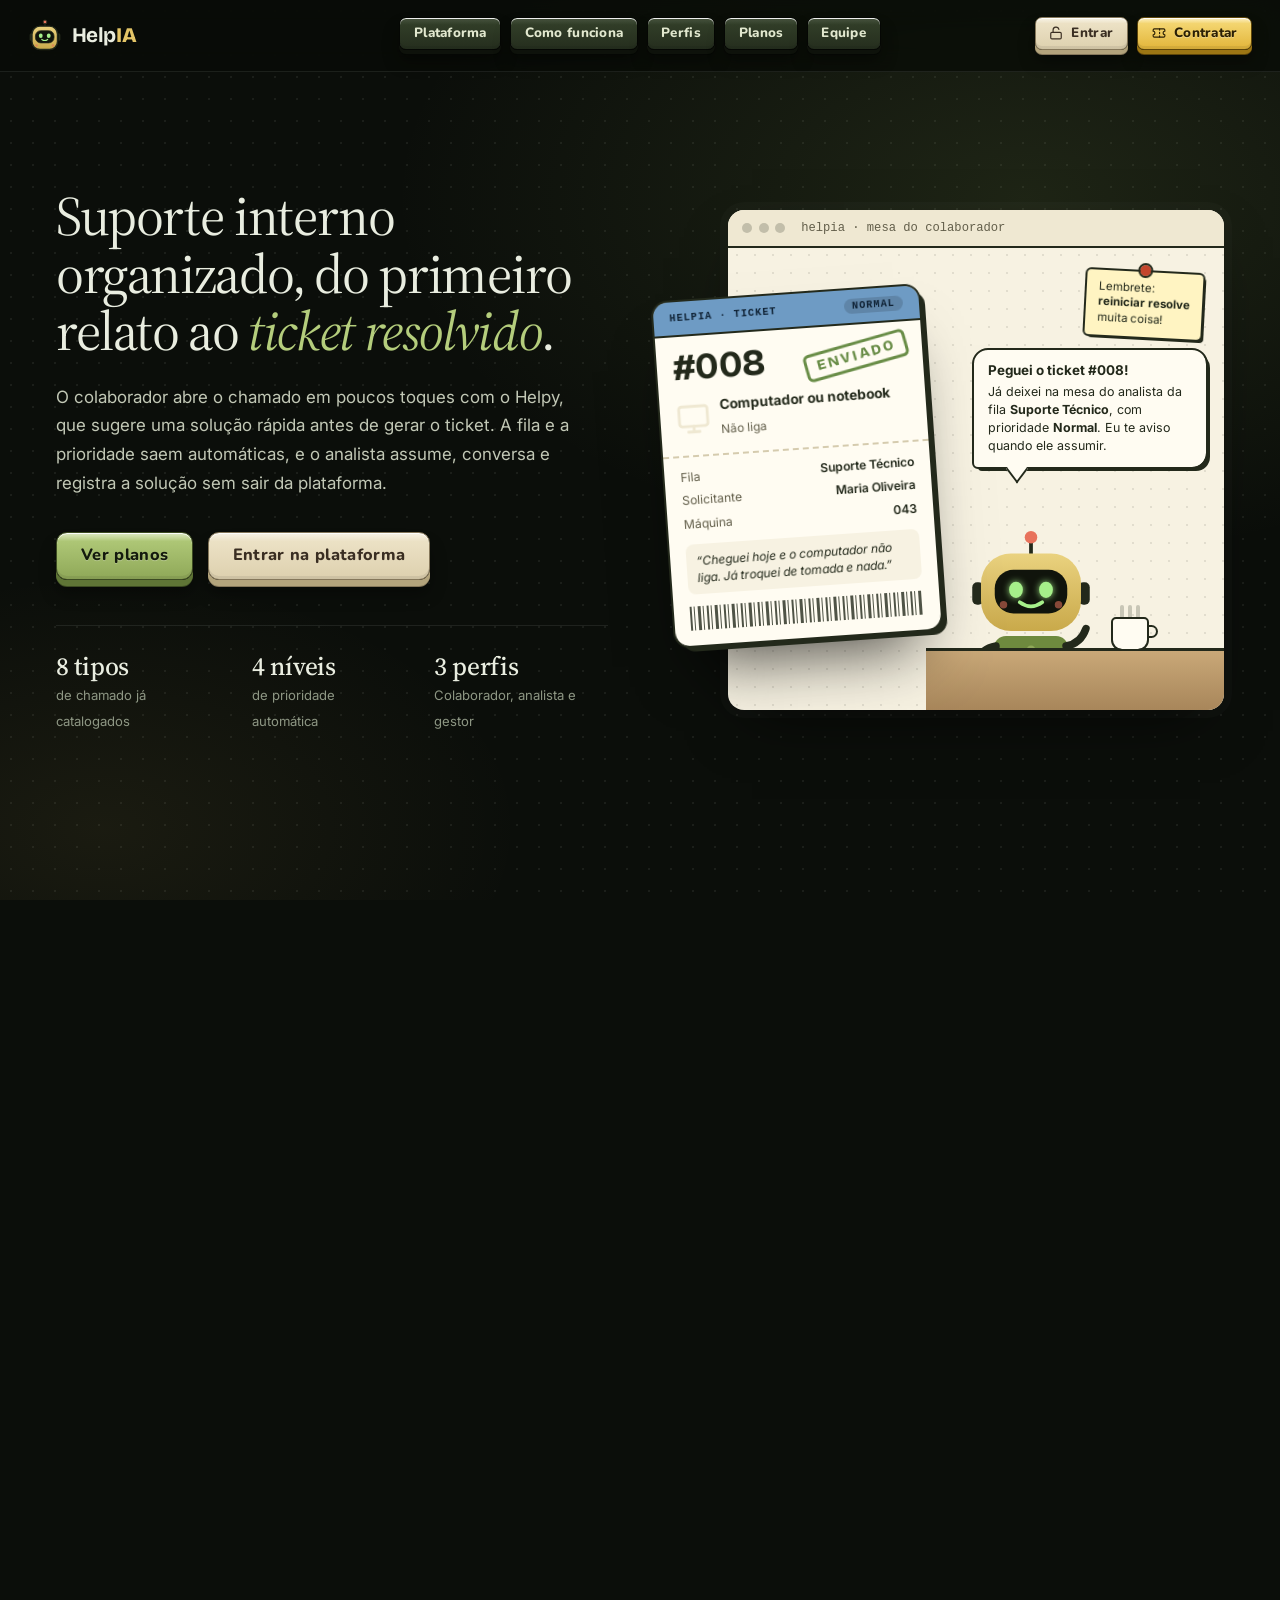
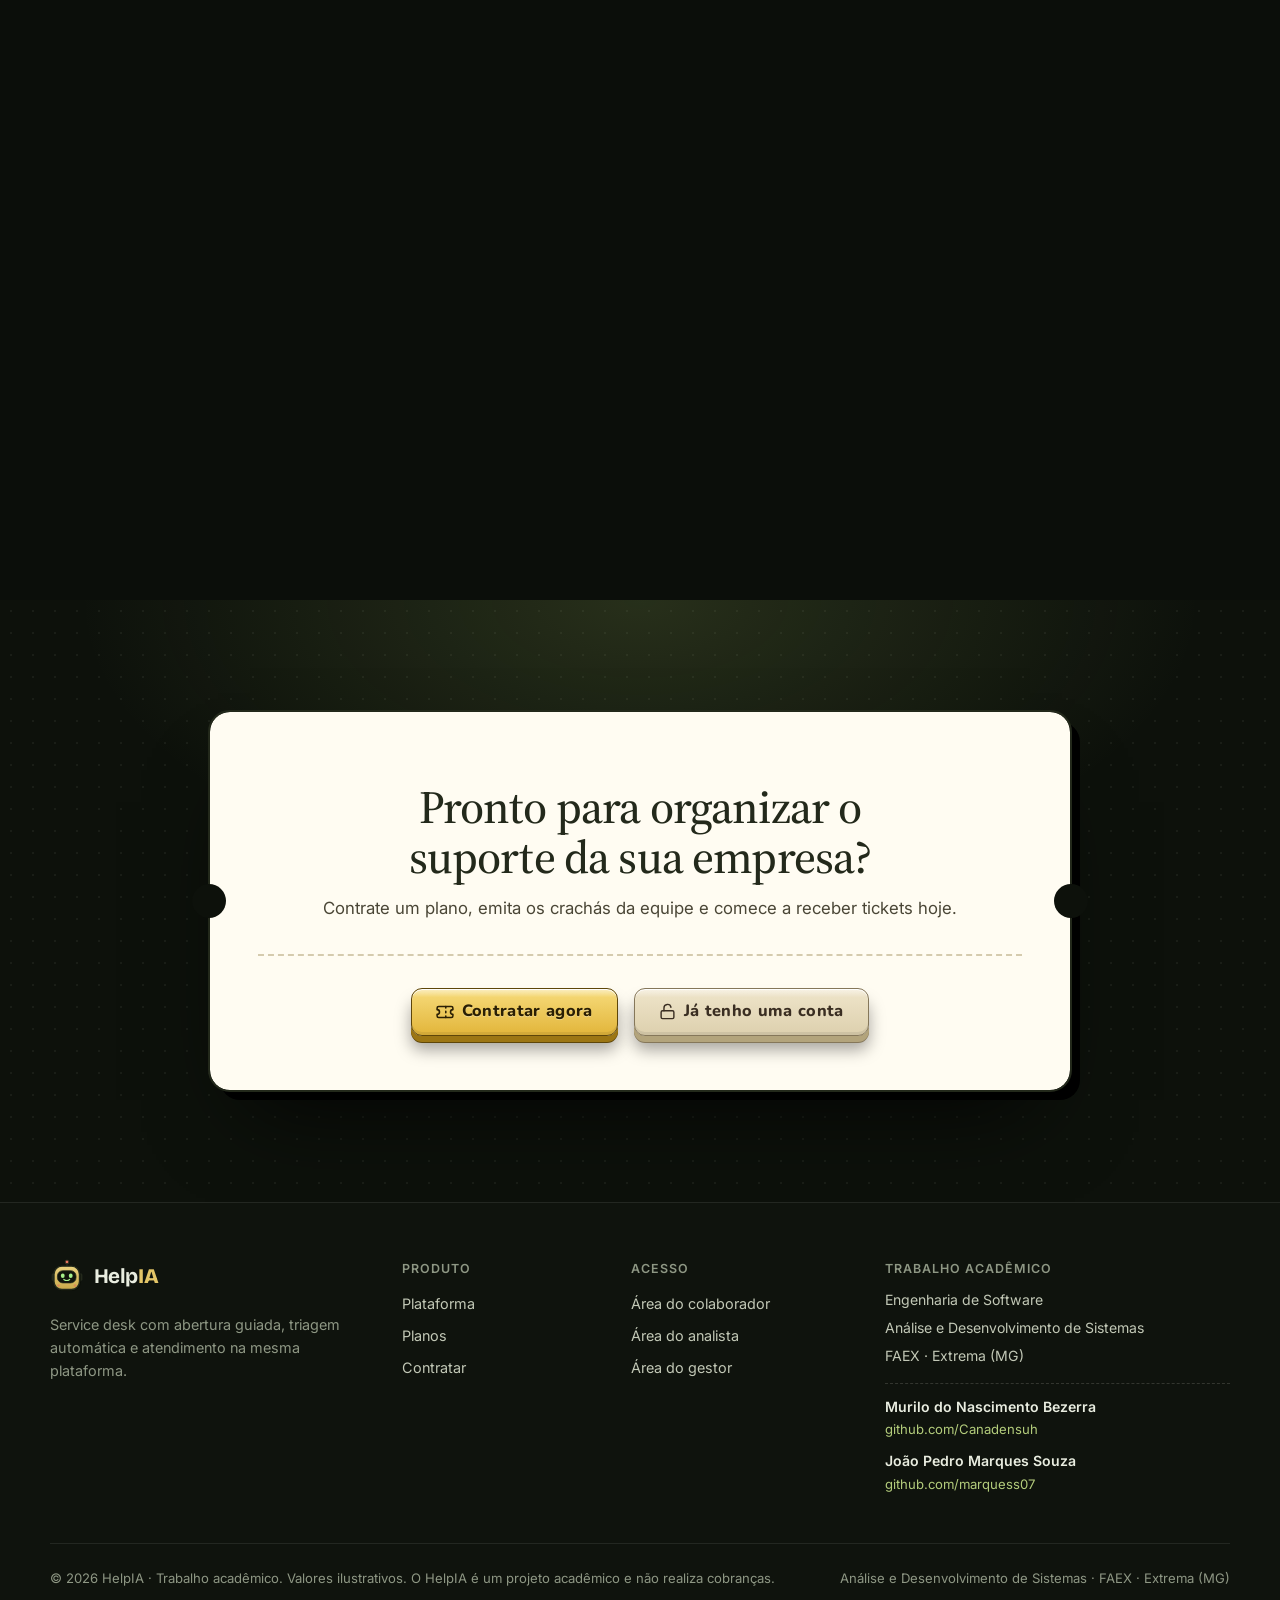
<file: frontend/index.html>
<!DOCTYPE html>
<html lang="pt-BR">
<head>
  <meta charset="UTF-8" />
  <meta name="viewport" content="width=device-width, initial-scale=1.0" />
  <title>HelpIA — Service desk para equipes de suporte</title>
  <meta name="description" content="HelpIA: o colaborador abre o ticket com a ajuda do assistente Helpy, a triagem define fila e prioridade, e o analista atende, conversa pelo HelpIA Chat e resolve na mesma plataforma." />
  <link rel="icon" type="image/svg+xml" href="assets/logo.svg" />
  <link rel="preconnect" href="https://fonts.googleapis.com" />
  <link rel="preconnect" href="https://fonts.gstatic.com" crossorigin />
  <link rel="stylesheet" href="https://fonts.googleapis.com/css2?family=Bricolage+Grotesque:opsz,wght@12..96,700;12..96,800&family=Inter:wght@400;500;600;700&family=Nunito:wght@700;800&family=Source+Serif+4:ital,opsz,wght@0,8..60,400;0,8..60,500;0,8..60,600;1,8..60,400;1,8..60,500&display=swap" />
  <link rel="stylesheet" href="css/simbolos.css" />
  <link rel="stylesheet" href="css/helpy.css" />
  <link rel="stylesheet" href="css/institucional.css" />
  <link rel="stylesheet" href="css/teclas.css" />
  <link rel="stylesheet" href="css/publico.css" />
  <link rel="stylesheet" href="css/cracha.css" />
  <link rel="stylesheet" href="css/inicio.css" />
  <!-- Liga as animações antes do primeiro desenho (evita "piscar"); quem pede menos movimento fica sem elas -->
  <script>if (!matchMedia("(prefers-reduced-motion: reduce)").matches) document.documentElement.classList.add("anima");</script>
</head>
<body class="lp">

  <header class="topo lp-topo">
    <a href="#inicio" class="marca" aria-label="HelpIA — início"><img src="assets/logo.svg" alt="" /><span class="marca-nome">Help<b>IA</b></span></a>
    <nav class="lp-nav" aria-label="Navegação principal">
      <a href="#plataforma" class="key key--sm key--escura" data-nav="plataforma">Plataforma</a>
      <a href="#como-funciona" class="key key--sm key--escura" data-nav="como-funciona">Como funciona</a>
      <a href="#perfis" class="key key--sm key--escura" data-nav="perfis">Perfis</a>
      <a href="#planos" class="key key--sm key--escura" data-nav="planos">Planos</a>
      <a href="#equipe" class="key key--sm key--escura" data-nav="equipe">Equipe</a>
    </nav>
    <div class="lp-topo-acoes">
      <a href="login.html" class="key key--sm lp-entrar"><i class="ic ic-cadeado-aberto" aria-hidden="true"></i> Entrar</a>
      <a href="contratar.html" class="key key--sm key--mostarda"><i class="ic ic-ticket" aria-hidden="true"></i> Contratar</a>
    </div>
  </header>

  <main>
    <!-- =========================================================
         O "deck": as telas ficam lado a lado. Ao rolar o mouse a página
         anda para a DIREITA; dentro de cada tela, a rolagem conduz a
         animação daquela tela (js/landing.js). No celular e para quem
         pede menos movimento, as telas ficam uma embaixo da outra.
         ========================================================= -->
    <div class="lp-deck" data-deck>
      <div class="lp-deck-vista">
        <div class="lp-deck-trilho">

          <!-- ===== 1. Início: o Helpy no escritório + um ticket emitido ===== -->
          <section id="inicio" class="lp-tela tela-inicio" data-tela="inicio" aria-label="Início">
            <div class="lp-tela-conteudo hero-grade">
              <div class="hero-texto">
                <h1>Suporte interno organizado, do primeiro relato ao <em>ticket resolvido</em>.</h1>
                <p class="hero-sub">
                  O colaborador abre o chamado em poucos toques com o Helpy, que sugere uma solução rápida antes
                  de gerar o ticket. A fila e a prioridade saem automáticas, e o analista assume, conversa e
                  registra a solução sem sair da plataforma.
                </p>
                <div class="hero-acoes">
                  <a href="#planos" class="key key--lg key--accent">Ver planos</a>
                  <a href="login.html" class="key key--lg">Entrar na plataforma</a>
                </div>
                <div class="hero-numeros">
                  <div><strong>8 tipos</strong><span>de chamado já catalogados</span></div>
                  <div><strong>4 níveis</strong><span>de prioridade automática</span></div>
                  <div><strong>3 perfis</strong><span>Colaborador, analista e gestor</span></div>
                </div>
              </div>

              <div class="hero-visual" aria-hidden="true">
                <div class="lp-app">
                  <div class="lp-app-barra"><i></i><i></i><i></i><span>helpia · mesa do colaborador</span></div>
                  <div class="lp-escritorio">
                    <div class="lp-quadro">Lembrete:<br><strong>reiniciar resolve</strong><br>muita coisa!</div>
                    <div class="lp-balao">
                      <strong>Peguei o ticket #008!</strong>
                      Já deixei na mesa do analista da fila <b>Suporte Técnico</b>, com prioridade <b>Normal</b>. Eu te aviso quando ele assumir.
                    </div>
                    <div class="lp-helpy">
                      <div class="helpy-avatar acenando">
                        <svg viewBox="0 0 120 120" class="helpy-svg">
                          <defs>
                            <linearGradient id="lpHelpyCabeca" x1="0" y1="0" x2="0" y2="1">
                              <stop offset="0" stop-color="#EAD27F"/><stop offset="1" stop-color="#C9A94A"/>
                            </linearGradient>
                          </defs>
                          <ellipse class="helpy-sombra" cx="60" cy="116" rx="26" ry="4"/>
                          <g class="helpy-corpo">
                            <line class="helpy-antena" x1="60" y1="24" x2="60" y2="12"/>
                            <circle class="helpy-luz" cx="60" cy="9" r="5"/>
                            <rect class="helpy-orelha" x="13" y="45" width="9" height="18" rx="4"/>
                            <rect class="helpy-orelha" x="98" y="45" width="9" height="18" rx="4"/>
                            <rect class="helpy-cabeca" x="20" y="22" width="80" height="62" rx="24" fill="url(#lpHelpyCabeca)"/>
                            <rect class="helpy-visor" x="31" y="35" width="58" height="35" rx="15"/>
                            <g class="helpy-olhos">
                              <ellipse class="helpy-olho" cx="48" cy="51" rx="5.5" ry="6.5"/>
                              <ellipse class="helpy-olho" cx="72" cy="51" rx="5.5" ry="6.5"/>
                            </g>
                            <path class="helpy-boca" d="M51 61q9 6.5 18 0"/>
                            <circle class="helpy-bochecha" cx="38" cy="63" r="3"/>
                            <circle class="helpy-bochecha" cx="82" cy="63" r="3"/>
                            <path class="helpy-tronco" d="M40 88h40a10 10 0 0 1 10 10v10H30v-10a10 10 0 0 1 10-10z"/>
                            <circle class="helpy-botao" cx="60" cy="99" r="3.5"/>
                            <path class="helpy-braco helpy-braco-esq" d="M32 96q-12 2-14 12"/>
                            <path class="helpy-braco helpy-braco-dir" d="M88 96q12-2 16-14"/>
                          </g>
                        </svg>
                      </div>
                    </div>
                    <div class="lp-mesinha"><div class="lp-caneca"><span></span><span></span><span></span></div></div>
                  </div>

                  <article class="lp-ticket">
                    <header class="lp-ticket-faixa"><span>Help<b>IA</b> · Ticket</span><span class="lp-ticket-pri">Normal</span></header>
                    <div class="lp-ticket-cabeca">
                      <span class="lp-ticket-num">#008</span>
                      <span class="lp-ticket-tipo"><i class="ic ic-monitor"></i><span><strong>Computador ou notebook</strong><small>Não liga</small></span></span>
                    </div>
                    <dl class="lp-ticket-dados">
                      <div><dt>Fila</dt><dd>Suporte Técnico</dd></div>
                      <div><dt>Solicitante</dt><dd>Maria Oliveira</dd></div>
                      <div><dt>Máquina</dt><dd>043</dd></div>
                    </dl>
                    <p class="lp-ticket-nota">“Cheguei hoje e o computador não liga. Já troquei de tomada e nada.”</p>
                    <span class="lp-barras"></span>
                    <span class="lp-carimbo">Enviado</span>
                  </article>
                </div>
              </div>
            </div>
          </section>

          <!-- ===== 2. Plataforma: a tela real do HelpIA Chat ===== -->
          <section id="plataforma" class="lp-tela tela-chat" data-tela="plataforma" aria-labelledby="tituloPlataforma">
            <div class="lp-tela-conteudo lp-chat-grade">
              <div class="lp-cabeca">
                <h2 id="tituloPlataforma">A conversa acontece dentro do HelpIA, com o ticket junto</h2>
                <p>Esta é a tela do HelpIA Chat como ela é na aplicação, vista pelo analista Carlos.</p>
                <ul class="lp-pontos">
                  <li data-faixa="0 0"><i class="ic ic-equipe" aria-hidden="true"></i><span><strong>Grupo da equipe</strong>Analistas e gestores recebem os avisos de ticket urgente.</span></li>
                  <li data-faixa="0 .25"><i class="ic ic-ticket" aria-hidden="true"></i><span><strong>Ticket na conversa</strong>O cartão do ticket vem junto, com a cor da prioridade.</span></li>
                  <li data-faixa=".25 .5"><i class="ic ic-chat" aria-hidden="true"></i><span><strong>Menção de tickets</strong>Escreva #007 e ele vira um link que abre o ticket.</span></li>
                  <li data-faixa=".5 .8"><i class="ic ic-arquivo" aria-hidden="true"></i><span><strong>Anexos</strong>Prints, documentos e vídeos pelo clipe ou arrastando.</span></li>
                </ul>
              </div>
              <div class="lp-vitrine-area">
                <figure class="lp-vitrine" data-vitrine>
                  <div class="lp-vitrine-tela">
                    <iframe src="vitrine-chat.html" title="Tela do HelpIA Chat (demonstração com pessoas fictícias)" tabindex="-1" aria-hidden="true" scrolling="no"></iframe>
                  </div>
                </figure>
              </div>
            </div>
          </section>

          <!-- ===== 3. Do relato à solução: cada recurso é um ticket ===== -->
          <section id="relato" class="lp-tela tela-relato" data-tela="relato" aria-labelledby="tituloRelato">
            <div class="lp-tela-conteudo">
              <div class="lp-cabeca centro">
                <h2 id="tituloRelato">Tudo o que o ticket precisa, no mesmo lugar</h2>
              </div>
              <div class="lp-tickets">
                <article class="lp-tk tk-mostarda" data-faixa="0 .2">
                  <header><b>#01</b><span>Abertura</span></header>
                  <div class="lp-tk-corpo">
                    <span class="lp-tk-ico"><i class="ic ic-robo" aria-hidden="true"></i></span>
                    <h3>Abertura guiada com o Helpy</h3>
                    <p>O colaborador escolhe o tipo de problema, diz quem é afetado, escreve a nota e informa a máquina. Antes de gerar o ticket, o Helpy sugere uma solução rápida.</p>
                  </div>
                  <footer><span class="lp-tk-barras"></span></footer>
                </article>
                <article class="lp-tk tk-coral" data-faixa=".14 .34">
                  <header><b>#02</b><span>Triagem</span></header>
                  <div class="lp-tk-corpo">
                    <span class="lp-tk-ico"><i class="ic ic-alvo" aria-hidden="true"></i></span>
                    <h3>Triagem e prioridade automáticas</h3>
                    <p>Fila e prioridade saem do catálogo e do impacto: baixa, normal, média ou alta. Setor parado entra direto como prioridade alta.</p>
                  </div>
                  <footer><span class="lp-tk-barras"></span></footer>
                </article>
                <article class="lp-tk tk-oliva" data-faixa=".28 .48">
                  <header><b>#03</b><span>Atendimento</span></header>
                  <div class="lp-tk-corpo">
                    <span class="lp-tk-ico"><i class="ic ic-pastas" aria-hidden="true"></i></span>
                    <h3>Mesa do analista</h3>
                    <p>Bandeja ordenada por urgência. O analista puxa o ticket para a mesa, lê a nota, vê se a máquina já teve um caso parecido e carimba com a solução.</p>
                  </div>
                  <footer><span class="lp-tk-barras"></span></footer>
                </article>
                <article class="lp-tk tk-ceu" data-faixa=".42 .62">
                  <header><b>#04</b><span>Fila</span></header>
                  <div class="lp-tk-corpo">
                    <span class="lp-tk-ico"><i class="ic ic-relogio" aria-hidden="true"></i></span>
                    <h3>Tickets em aberto</h3>
                    <p>Lista de tudo o que está na fila ou em atendimento, com o tempo de cada ticket e filtro por analista.</p>
                  </div>
                  <footer><span class="lp-tk-barras"></span></footer>
                </article>
                <article class="lp-tk tk-lilas" data-faixa=".56 .76">
                  <header><b>#05</b><span>Gestão</span></header>
                  <div class="lp-tk-corpo">
                    <span class="lp-tk-ico"><i class="ic ic-grafico" aria-hidden="true"></i></span>
                    <h3>Painel e metas do gestor</h3>
                    <p>Indicadores da fila, meta diária por analista e mural com a regra do dia para alinhar a equipe.</p>
                  </div>
                  <footer><span class="lp-tk-barras"></span></footer>
                </article>
                <article class="lp-tk tk-verde" data-faixa=".7 .9">
                  <header><b>#06</b><span>Acessos</span></header>
                  <div class="lp-tk-corpo">
                    <span class="lp-tk-ico"><i class="ic ic-escudo" aria-hidden="true"></i></span>
                    <h3>Acessos sob controle</h3>
                    <p>O gestor emite os crachás da equipe, troca cargos, gera senha nova e suspende ou reativa contas com confirmação de segurança.</p>
                  </div>
                  <footer><span class="lp-tk-barras"></span></footer>
                </article>
              </div>
            </div>
          </section>

          <!-- ===== 4. Como funciona: o ticket #008 em 4 atos ===== -->
          <section id="como-funciona" class="lp-tela tela-como" data-tela="como-funciona" aria-labelledby="tituloComo">
            <div class="lp-tela-conteudo lp-como-grade">
              <div class="lp-como-texto">
                <h2 id="tituloComo" class="lp-como-titulo">O caminho do ticket #008</h2>
                <ol class="lp-atos">
                  <li class="lp-ato" data-ato="0">
                    <span class="lp-ato-num">01</span>
                    <h3>Abrir</h3>
                    <p>Maria escolhe o tipo de problema, diz quem é afetado, escreve a nota e digita o número da máquina. O ticket sai impresso.</p>
                  </li>
                  <li class="lp-ato" data-ato="1">
                    <span class="lp-ato-num">02</span>
                    <h3>Classificar</h3>
                    <p>O catálogo e o impacto definem a fila e a prioridade. Ninguém tria na mão: a faixa do ticket ganha a cor certa.</p>
                  </li>
                  <li class="lp-ato" data-ato="2">
                    <span class="lp-ato-num">03</span>
                    <h3>Atender</h3>
                    <p>Carlos puxa o ticket para a mesa, lê a nota e vê se a máquina 043 já teve um caso parecido. Se precisar, fala com a Maria pelo HelpIA Chat.</p>
                  </li>
                  <li class="lp-ato" data-ato="3">
                    <span class="lp-ato-num">04</span>
                    <h3>Resolver</h3>
                    <p>Carlos carimba o ticket com a solução. A Maria é avisada na hora e o ticket vai para o histórico, pronto para ajudar no próximo caso.</p>
                  </li>
                </ol>
                <div class="lp-atos-trilha" aria-hidden="true"><span></span><span></span><span></span><span></span></div>
              </div>

              <div class="lp-palco" data-palco aria-hidden="true">
                <div class="lp-palco-cena">
                <!-- Impressora do Helpy -->
                <div class="pl-impressora"><span class="pl-luz"></span><span class="pl-fenda"></span><small>Helpy · impressão de tickets</small></div>

                <!-- Mesa do analista (entra no ato 3) -->
                <div class="pl-mesa">
                  <span class="pl-mesa-rotulo"><i class="ic ic-pastas"></i> Mesa do analista</span>
                  <span class="pl-mesa-pessoa"><span class="pl-av av-analista"><i class="ic ic-ferramenta"></i></span>Carlos Souza</span>
                </div>

                <!-- Escala de prioridade (ato 2) -->
                <div class="pl-escala">
                  <span class="pl-escala-titulo">Prioridade</span>
                  <span class="esc esc-baixa">Baixa</span>
                  <span class="esc esc-normal">Normal</span>
                  <span class="esc esc-media">Média</span>
                  <span class="esc esc-alta">Alta</span>
                  <span class="pl-escala-marca"></span>
                  <span class="pl-escala-fila"><i class="ic ic-entrada"></i> Fila: Suporte Técnico</span>
                </div>

                <!-- Conversa rápida (ato 3) -->
                <div class="pl-chat">
                  <span class="pl-msg"><b>Carlos</b> Oi Maria! O cabo de força está firme atrás do computador?</span>
                  <span class="pl-msg minha">Está sim, já conferi.</span>
                </div>

                <!-- O ticket #008 (o mesmo do começo) -->
                <article class="pl-ticket">
                  <header class="pl-ticket-faixa"><span class="pl-cor"></span><span>Help<b>IA</b> · Ticket</span>
                    <span class="pl-tag"><span class="pl-tag-a">Imprimindo</span><span class="pl-tag-b">Normal</span></span></header>
                  <div class="pl-ticket-corpo">
                    <span class="pl-num">#008</span>
                    <div class="pl-escolhas">
                      <span style="--k:0"><i class="ic ic-monitor"></i> Computador ou notebook</span>
                      <span style="--k:1">Não liga</span>
                      <span style="--k:2"><i class="ic ic-usuario"></i> Só eu</span>
                      <span style="--k:3"><i class="ic ic-etiqueta"></i> Máquina 043</span>
                    </div>
                    <p class="pl-nota" style="--k:4">“Cheguei hoje e o computador não liga. Já troquei de tomada e nada.”</p>
                    <div class="pl-status">
                      <span class="pl-st pl-st-a"><b class="st-fila">Aguardando</b> na fila</span>
                      <span class="pl-st pl-st-b"><b class="st-atendimento">Em atendimento</b> com Carlos Souza</span>
                      <span class="pl-st pl-st-c"><b class="st-resolvido">Resolvido</b> troca da fonte</span>
                    </div>
                  </div>
                  <span class="pl-carimbo"><b>Resolvido</b><small>Carlos Souza</small></span>
                </article>

                <!-- Aviso final (ato 4) -->
                <span class="pl-aviso"><i class="ic ic-festa"></i><span><strong>Ticket #008 resolvido!</strong>A Maria foi avisada na mesa dela.</span></span>
                </div>
              </div>
            </div>
          </section>

          <!-- ===== 5. Perfis: os crachás ===== -->
          <section id="perfis" class="lp-tela tela-perfis" data-tela="perfis" aria-labelledby="tituloPerfis">
            <div class="lp-tela-conteudo">
              <div class="lp-cabeca centro">
                <h2 id="tituloPerfis" data-palavras=".0 .34">Cada pessoa recebe um crachá e entra direto na sua área</h2>
                <p data-faixa=".3 .4">O gestor emite os crachás da equipe. No login, o HelpIA confere o perfil e abre a tela certa.</p>
              </div>
              <div class="lp-perfis">
                <article class="lp-perfil" data-faixa=".4 .58">
                  <ul class="lp-cracha-lista"><li class="cracha-item">
                    <span class="cordao" aria-hidden="true"></span>
                    <div class="cracha p-colaborador" aria-hidden="true">
                      <span class="cracha-faixa"></span>
                      <span class="cracha-foto"><i class="ic ic-usuario"></i></span>
                      <span class="cracha-nome">Maria Oliveira</span>
                      <span class="cracha-cargo">Colaborador</span>
                      <span class="cracha-email">maria@helpia.com.br</span>
                      <span class="cracha-senha">Senha <b>••••••••</b></span>
                      <span class="cracha-id">ID 0006 · HelpIA</span>
                      <span class="codigo-barras"></span>
                    </div>
                  </li></ul>
                  <div class="lp-perfil-texto">
                    <h3>Colaborador</h3>
                    <p>Quem precisa de suporte. Abre tickets em poucos toques e acompanha cada um até a solução.</p>
                  </div>
                </article>
                <article class="lp-perfil" data-faixa=".54 .72">
                  <ul class="lp-cracha-lista"><li class="cracha-item">
                    <span class="cordao" aria-hidden="true"></span>
                    <div class="cracha p-analista" aria-hidden="true">
                      <span class="cracha-faixa"></span>
                      <span class="cracha-foto"><i class="ic ic-ferramenta"></i></span>
                      <span class="cracha-nome">Carlos Souza</span>
                      <span class="cracha-cargo">Analista</span>
                      <span class="cracha-email">carlos@helpia.com.br</span>
                      <span class="cracha-senha">Senha <b>••••••••</b></span>
                      <span class="cracha-id">ID 0003 · HelpIA</span>
                      <span class="codigo-barras"></span>
                    </div>
                  </li></ul>
                  <div class="lp-perfil-texto">
                    <h3>Analista</h3>
                    <p>Quem atende. Trabalha a fila na mesa de atendimento, com o contexto de cada caso.</p>
                  </div>
                </article>
                <article class="lp-perfil" data-faixa=".68 .86">
                  <ul class="lp-cracha-lista"><li class="cracha-item">
                    <span class="cordao" aria-hidden="true"></span>
                    <div class="cracha p-gestor" aria-hidden="true">
                      <span class="cracha-faixa"></span>
                      <span class="cracha-foto"><i class="ic ic-coroa"></i></span>
                      <span class="cracha-nome">Renata Alves</span>
                      <span class="cracha-cargo">Gestor</span>
                      <span class="cracha-email">renata@helpia.com.br</span>
                      <span class="cracha-senha">Senha <b>••••••••</b></span>
                      <span class="cracha-id">ID 0001 · HelpIA</span>
                      <span class="codigo-barras"></span>
                    </div>
                  </li></ul>
                  <div class="lp-perfil-texto">
                    <h3>Gestor</h3>
                    <p>Quem coordena. Acompanha a operação, define metas e cuida dos acessos da empresa.</p>
                  </div>
                </article>
              </div>
            </div>
          </section>

          <!-- ===== 6. Planos: Essencial, depois Empresarial, por último o Profissional ===== -->
          <section id="planos" class="lp-tela tela-planos" data-tela="planos" aria-labelledby="tituloPlanos">
            <div class="lp-tela-conteudo">
              <div class="lp-cabeca centro">
                <h2 id="tituloPlanos">Escolha o plano da sua equipe de suporte</h2>
              </div>
              <div class="planos lp-planos">
                <article class="plano" data-faixa="0 .3">
                  <span class="plano-nome">Essencial</span>
                  <div class="plano-preco"><strong>R$ 149</strong><small>/mês</small></div>
                  <p class="plano-desc">Para equipes que estão organizando o suporte agora.</p>
                  <ul class="lista-check">
                    <li>Até 3 analistas</li>
                    <li>Colaboradores ilimitados</li>
                    <li>Abertura guiada com o Helpy</li>
                    <li>Triagem e prioridade automáticas</li>
                    <li>HelpIA Chat</li>
                  </ul>
                  <a href="contratar.html?plano=essencial" class="key key--block">Contratar Essencial</a>
                </article>
                <article class="plano plano-destaque" data-faixa=".6 .92">
                  <span class="plano-selo">Mais escolhido</span>
                  <span class="plano-nome">Profissional</span>
                  <div class="plano-preco"><strong>R$ 390</strong><small>/mês</small></div>
                  <p class="plano-desc">Para áreas de TI com fila diária e equipe maior.</p>
                  <ul class="lista-check">
                    <li>Até 15 analistas</li>
                    <li>Tudo do Essencial</li>
                    <li>Painel de controle da fila</li>
                    <li>Metas diárias por analista</li>
                    <li>Mural com a regra do dia</li>
                  </ul>
                  <a href="contratar.html?plano=profissional" class="key key--block key--lg key--mostarda">Contratar Profissional</a>
                </article>
                <article class="plano" data-faixa=".3 .6">
                  <span class="plano-nome">Empresarial</span>
                  <div class="plano-preco"><strong>Sob consulta</strong></div>
                  <p class="plano-desc">Para operações grandes, com muitos analistas.</p>
                  <ul class="lista-check">
                    <li>Analistas ilimitados</li>
                    <li>Tudo do Profissional</li>
                    <li>Valor combinado com a sua empresa</li>
                  </ul>
                  <a href="contratar.html?plano=empresarial" class="key key--block">Falar com vendas</a>
                </article>
              </div>
            </div>
          </section>

          <!-- ===== 7. Equipe ===== -->
          <section id="equipe" class="lp-tela tela-equipe" data-tela="equipe" aria-labelledby="tituloEquipe">
            <div class="lp-tela-conteudo">
              <div class="lp-cabeca centro">
                <h2 id="tituloEquipe">Quem constrói o HelpIA</h2>
                <p>Trabalho acadêmico da disciplina de Engenharia de Software, no curso de Análise e Desenvolvimento de Sistemas da FAEX, em Extrema (MG).</p>
              </div>
              <div class="equipe">
                <article class="membro" data-faixa="0 .45">
                  <span class="membro-foto"><i class="ic ic-coroa" aria-hidden="true"></i><img src="https://github.com/Canadensuh.png?size=200" alt="Foto de Murilo do Nascimento Bezerra" loading="lazy" referrerpolicy="no-referrer" onerror="this.remove()" /></span>
                  <div>
                    <h3>Murilo do Nascimento Bezerra</h3>
                    <span class="cargo"><i class="ic ic-coroa" aria-hidden="true"></i> Modelagem, projeto e arquitetura</span>
                    <p>Arquitetura em camadas, modelagem do domínio e desenho das telas.</p>
                    <a href="https://github.com/Canadensuh" target="_blank" rel="noopener">github.com/Canadensuh</a>
                  </div>
                </article>
                <article class="membro" data-faixa=".3 .75">
                  <span class="membro-foto"><i class="ic ic-coroa" aria-hidden="true"></i><img src="https://github.com/marquess07.png?size=200" alt="Foto de João Pedro Marques Souza" loading="lazy" referrerpolicy="no-referrer" onerror="this.remove()" /></span>
                  <div>
                    <h3>João Pedro Marques Souza</h3>
                    <span class="cargo"><i class="ic ic-coroa" aria-hidden="true"></i> Produto, requisitos e coordenação</span>
                    <p>Requisitos, rastreabilidade, documentação, deploy, especificação do chatbot e testes.</p>
                    <a href="https://github.com/marquess07" target="_blank" rel="noopener">github.com/marquess07</a>
                  </div>
                </article>
              </div>
            </div>
          </section>

        </div>
      </div>
    </div>

    <!-- ===== Chamada final: depois da última tela, a página desce ===== -->
    <section id="comecar" class="lp-final" aria-labelledby="tituloFinal">
      <div class="container lp-final-caixa">
        <h2 id="tituloFinal">Pronto para organizar o suporte da sua empresa?</h2>
        <p>Contrate um plano, emita os crachás da equipe e comece a receber tickets hoje.</p>
        <div class="lp-final-acoes">
          <a href="contratar.html" class="key key--lg key--mostarda"><i class="ic ic-ticket" aria-hidden="true"></i> Contratar agora</a>
          <a href="login.html" class="key key--lg"><i class="ic ic-cadeado-aberto" aria-hidden="true"></i> Já tenho uma conta</a>
        </div>
      </div>
    </section>
  </main>

  <footer class="rodape">
    <div class="container">
      <div class="rodape-grade">
        <div>
          <a href="#inicio" class="marca"><img src="assets/logo.svg" alt="" /><span class="marca-nome">Help<b>IA</b></span></a>
          <p>Service desk com abertura guiada, triagem automática e atendimento na mesma plataforma.</p>
        </div>
        <nav aria-label="Produto">
          <strong>Produto</strong>
          <a href="#plataforma">Plataforma</a>
          <a href="#planos">Planos</a>
          <a href="contratar.html">Contratar</a>
        </nav>
        <nav aria-label="Acesso">
          <strong>Acesso</strong>
          <a href="login.html?perfil=colaborador">Área do colaborador</a>
          <a href="login.html?perfil=analista">Área do analista</a>
          <a href="login.html?perfil=gestor">Área do gestor</a>
        </nav>
        <div class="rodape-academico">
          <strong>Trabalho acadêmico</strong>
          <span>Engenharia de Software</span>
          <span>Análise e Desenvolvimento de Sistemas</span>
          <span>FAEX · Extrema (MG)</span>
          <ul class="rodape-devs">
            <li><b>Murilo do Nascimento Bezerra</b><a href="https://github.com/Canadensuh" target="_blank" rel="noopener">github.com/Canadensuh</a></li>
            <li><b>João Pedro Marques Souza</b><a href="https://github.com/marquess07" target="_blank" rel="noopener">github.com/marquess07</a></li>
          </ul>
        </div>
      </div>
      <div class="rodape-base">
        <span>© 2026 HelpIA · Trabalho acadêmico. Valores ilustrativos. O HelpIA é um projeto acadêmico e não realiza cobranças.</span>
        <span>Análise e Desenvolvimento de Sistemas · FAEX · Extrema (MG)</span>
      </div>
    </div>
  </footer>

  <script src="js/landing.js"></script>
</body>
</html>
</file>
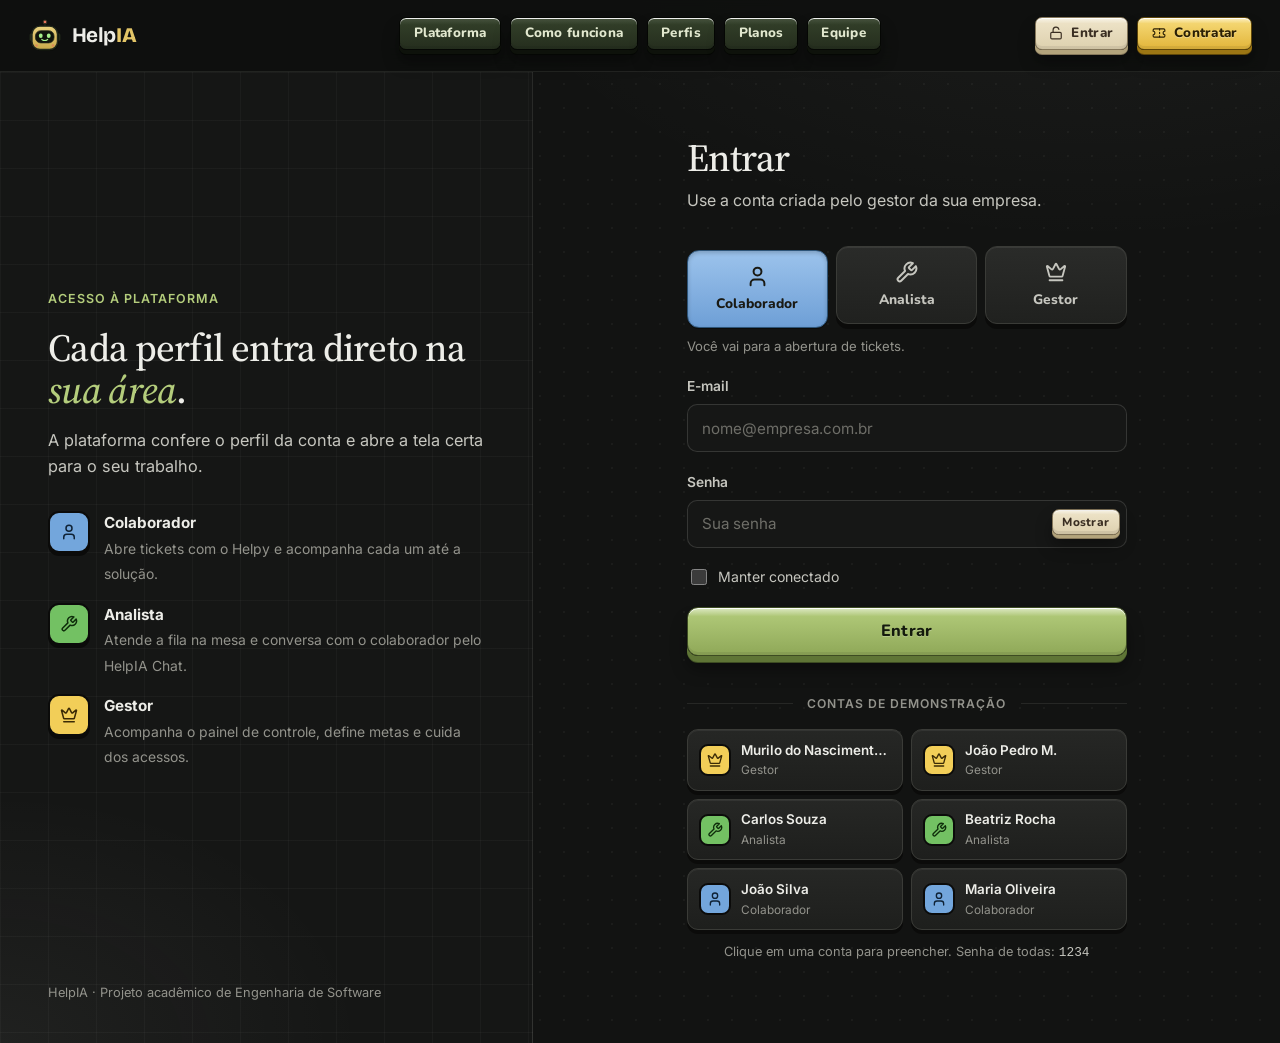
<file: frontend/chat.html>
<!DOCTYPE html>
<html lang="pt-BR">
<head>
  <meta charset="UTF-8" />
  <meta name="viewport" content="width=device-width, initial-scale=1.0" />
  <title>HelpIA — Abrir chamado</title>
  <link rel="icon" type="image/svg+xml" href="assets/logo.svg" />
  <link rel="preconnect" href="https://fonts.googleapis.com" />
  <link rel="preconnect" href="https://fonts.gstatic.com" crossorigin />
  <link rel="stylesheet" href="https://fonts.googleapis.com/css2?family=Bricolage+Grotesque:opsz,wght@12..96,500;12..96,600;12..96,700;12..96,800&family=Nunito:wght@400;500;600;700;800&display=swap" />
  <link rel="stylesheet" href="css/base.css" />
  <link rel="stylesheet" href="css/simbolos.css" />
  <link rel="stylesheet" href="css/icones.css" />
  <link rel="stylesheet" href="css/helpy.css" />
  <link rel="stylesheet" href="css/painel.css" />
  <link rel="stylesheet" href="css/chat.css" />
  <link rel="stylesheet" href="css/mesa.css" />
  <link rel="stylesheet" href="css/paginas.css" />
  <link rel="stylesheet" href="css/teclas.css" />
  <link rel="stylesheet" href="css/papelaria.css" />
  <link rel="stylesheet" href="css/cracha.css" />
  <link rel="stylesheet" href="css/conta.css" />
  <link rel="stylesheet" href="css/celular.css" />
</head>
<body class="tela-mesa tela-colab tela-retratil">

  <header class="mesa-topo">
    <a href="chat.html" class="brand"><img src="assets/logo.svg" alt="" /><span class="brand-nome">Help<b>IA</b></span></a>
    <div class="topbar-acoes">
      <div class="usuario-menu">
        <span class="usuario-avatar" data-usuario-iniciais aria-hidden="true"></span>
        <span class="usuario-info"><strong data-usuario-nome></strong><span data-usuario-perfil></span></span>
        <button type="button" class="btn-sair" data-acao="sair">Sair</button>
      </div>
    </div>
  </header>

  <main class="mesa">
    <!-- Esquerda: histórico (tickets já resolvidos, com o carimbo do analista). Clique para rever no centro. -->
    <!-- Começa recolhido (só a alça); some de vez enquanto um chamado está sendo aberto -->
    <section class="bandeja historico coluna-retratil" aria-labelledby="tituloResolvidos">
      <button type="button" class="coluna-alca" data-alternar-coluna aria-expanded="false" aria-controls="painelHistorico" title="Abrir o histórico">
        <span class="alca-seta" aria-hidden="true">›</span>
        <i class="ic ic-arquivo" aria-hidden="true"></i>
        <span class="alca-rotulo">Histórico</span>
        <span class="contador" id="contadorAlca">0</span>
      </button>
      <header class="area-topo">
        <h2 id="tituloResolvidos"><i class="ic ic-arquivo" aria-hidden="true"></i> Histórico <span class="contador" id="contadorResolvidos">0</span>
          <a class="btn btn-sm btn-ver-tudo" href="historico.html" title="Ver todo o histórico em tela cheia, com busca e filtros" aria-label="Ver todo o histórico"><i class="ic ic-janela" aria-hidden="true"></i></a></h2>
        <button type="button" class="btn key--red btn-sm btn-excluir-marcados" id="excluirHist" data-excluir-hist hidden
          aria-label="Remover tickets marcados do histórico"><i class="ic ic-x" aria-hidden="true"></i></button>
        <button type="button" class="btn btn-sm btn-recolher" data-alternar-coluna aria-label="Recolher o histórico" title="Recolher o histórico">‹</button>
      </header>
      <div class="bandeja-fundo" id="painelHistorico">
        <ul class="lista-tickets" id="listaResolvidos"></ul>
      </div>
    </section>

    <!-- Centro: título e trilha de etapas FORA da mesa; dentro da mesa só os tickets e os botões. -->
    <section class="centro" aria-labelledby="tituloTampo">
      <header class="area-topo centro-topo">
        <h2 id="tituloTampo"></h2>
        <ol class="passos-topo" id="passos" aria-label="Etapas do chamado" hidden></ol>
      </header>
      <div class="tampo desktop" id="tampo">
        <div class="desktop-acao" id="desktopAcao"></div>
        <div class="palco" id="palco" aria-live="polite"></div>
      </div>
    </section>

    <!-- Direita: placar (score) no alto e, embaixo, o escritoriozinho do Helpy -->
    <aside class="lateral">
      <div class="score" aria-label="Seus chamados">
        <span class="score-titulo">Score</span>
        <div class="score-item"><span class="score-valor" id="placarFila">0</span><span class="score-rotulo">na fila</span></div>
        <div class="score-item"><span class="score-valor" id="placarAtendimento">0</span><span class="score-rotulo">em atendimento</span></div>
        <div class="score-item score-destaque"><span class="score-valor" id="placarResolvidos">0</span><span class="score-rotulo">resolvidos</span></div>
      </div>

      <div class="helpy-mesa" id="helpyRaiz">
        <div class="helpy-feed helpy-balao" id="helpyFeed" role="log" aria-live="polite"></div>
        <div class="escritorio">
          <div class="escritorio-parede" aria-hidden="true">
            <div class="quadro-aviso">Lembrete:<br><strong>reiniciar resolve</strong><br>muita coisa!</div>
          </div>
          <div id="helpyAvatar"></div>
          <div class="escritorio-mesinha" aria-hidden="true">
            <div class="caneca"><span class="vapor"></span><span class="vapor"></span><span class="vapor"></span></div>
          </div>
          <!-- Configurações do Helpy, numa parte da mesinha -->
          <button type="button" class="btn-config" id="botaoConfig" aria-label="Configurações do Helpy" aria-expanded="false" aria-controls="painelConfig" title="Configurações do Helpy">
            <svg viewBox="0 0 24 24" fill="none" stroke="currentColor" stroke-width="2" stroke-linecap="round" stroke-linejoin="round" aria-hidden="true"><circle cx="12" cy="12" r="3"/><path d="M19.4 15a1.65 1.65 0 0 0 .33 1.82l.06.06a2 2 0 1 1-2.83 2.83l-.06-.06a1.65 1.65 0 0 0-1.82-.33 1.65 1.65 0 0 0-1 1.51V21a2 2 0 0 1-4 0v-.09A1.65 1.65 0 0 0 9 19.4a1.65 1.65 0 0 0-1.82.33l-.06.06a2 2 0 1 1-2.83-2.83l.06-.06A1.65 1.65 0 0 0 4.68 15a1.65 1.65 0 0 0-1.51-1H3a2 2 0 0 1 0-4h.09A1.65 1.65 0 0 0 4.6 9a1.65 1.65 0 0 0-.33-1.82l-.06-.06a2 2 0 1 1 2.83-2.83l.06.06A1.65 1.65 0 0 0 9 4.68a1.65 1.65 0 0 0 1-1.51V3a2 2 0 0 1 4 0v.09a1.65 1.65 0 0 0 1 1.51 1.65 1.65 0 0 0 1.82-.33l.06-.06a2 2 0 1 1 2.83 2.83l-.06.06A1.65 1.65 0 0 0 19.4 9a1.65 1.65 0 0 0 1.51 1H21a2 2 0 0 1 0 4h-.09a1.65 1.65 0 0 0-1.51 1z"/></svg>
          </button>
        </div>
        <div class="painel-config" id="painelConfig" role="dialog" aria-label="Configurações do Helpy" hidden>
          <strong>Configurações do Helpy</strong>
          <label class="config-opcao">
            <input type="checkbox" id="configFoco" />
            <span class="config-caixa" aria-hidden="true"><i class="ic ic-check" aria-hidden="true"></i></span>
            <span>Focar no Helpy quando ele der uma dica <small>Desfoca o resto da tela por 3 segundos. Desmarcado, ele continua dando as dicas sem desfocar.</small></span>
          </label>
        </div>
      </div>
    </aside>
  </main>

  <!-- Modal: confirmar exclusão de um ticket -->
  <dialog class="modal modal-excluir" id="modalExcluir">
    <form method="dialog" class="modal-conteudo">
      <header class="modal-topo">
        <h2>Excluir este ticket?</h2>
        <button type="submit" value="cancelar" class="btn btn-ghost btn-sm" aria-label="Fechar"><i class="ic ic-x" aria-hidden="true"></i></button>
      </header>
      <div id="excluirTicket"></div>
      <p class="excluir-aviso" id="excluirAviso"></p>
      <p class="aviso aviso-erro" id="erroExcluir" hidden></p>
      <div class="modal-acoes">
        <button type="submit" value="cancelar" class="btn btn-ghost">Manter ticket</button>
        <button type="button" class="btn key--red" id="confirmarExcluir"><i class="ic ic-x" aria-hidden="true"></i> Excluir ticket</button>
      </div>
    </form>
  </dialog>

  <!-- Véu do foco no Helpy (dicas) -->
  <div class="foco-veu" id="focoVeu" aria-hidden="true"></div>

  <p class="aviso-offline aviso-flutuante" id="avisoOffline" hidden></p>

  <script src="js/catalogo.js"></script>
  <script src="js/simulador.js"></script>
  <script src="js/sessao.js"></script>
  <script src="js/conta.js"></script>
  <script src="js/navegacao.js"></script>
  <script src="js/api.js"></script>
  <script src="js/helpy.js"></script>
  <script src="js/ticket-ui.js"></script>
  <script src="js/arrastar.js"></script>
  <script src="js/escritorio.js"></script>
  <script src="js/chat.js"></script>
</body>
</html>
</file>
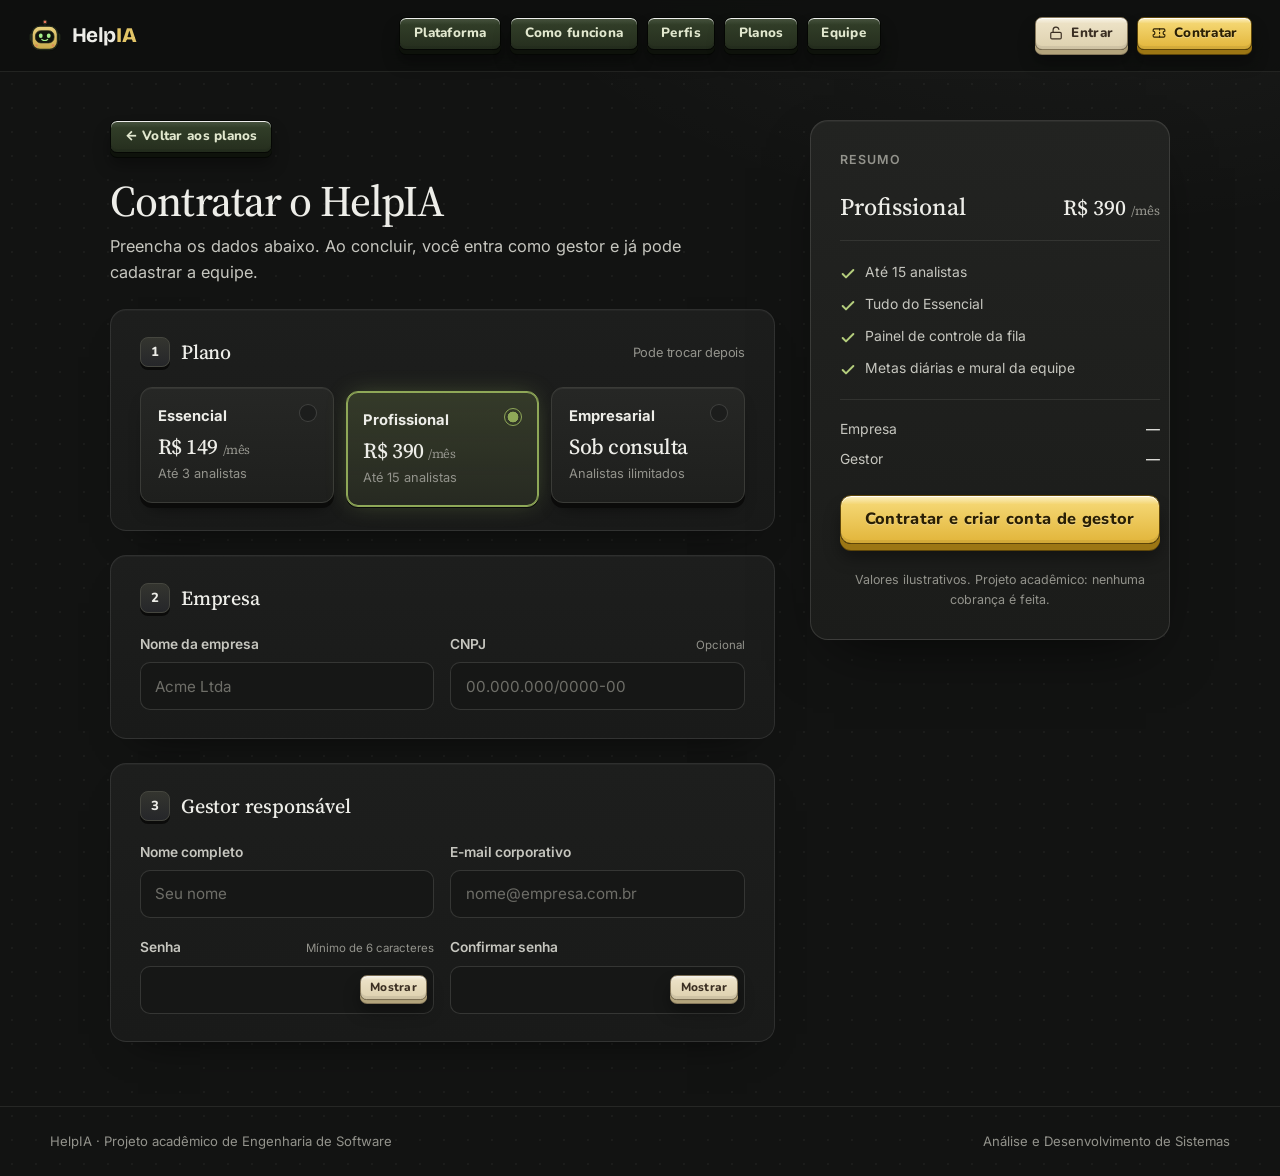
<file: frontend/contratar.html>
<!DOCTYPE html>
<html lang="pt-BR">
<head>
  <meta charset="UTF-8" />
  <meta name="viewport" content="width=device-width, initial-scale=1.0" />
  <title>HelpIA — Contratar</title>
  <link rel="icon" type="image/svg+xml" href="assets/logo.svg" />
  <link rel="preconnect" href="https://fonts.googleapis.com" />
  <link rel="preconnect" href="https://fonts.gstatic.com" crossorigin />
  <link rel="stylesheet" href="https://fonts.googleapis.com/css2?family=Bricolage+Grotesque:opsz,wght@12..96,700;12..96,800&family=Inter:wght@400;500;600;700&family=Nunito:wght@700;800&family=Source+Serif+4:ital,opsz,wght@0,8..60,400;0,8..60,500;0,8..60,600;1,8..60,400;1,8..60,500&display=swap" />
  <link rel="stylesheet" href="css/simbolos.css" />
  <link rel="stylesheet" href="css/institucional.css" />
  <link rel="stylesheet" href="css/teclas.css" />
  <link rel="stylesheet" href="css/publico.css" />
</head>
<body class="lp pub-cinza pub-contratar">
  <header class="topo lp-topo">
    <a href="index.html" class="marca" aria-label="HelpIA — início"><img src="assets/logo.svg" alt="" /><span class="marca-nome">Help<b>IA</b></span></a>
    <nav class="lp-nav" aria-label="Navegação principal">
      <a href="index.html#plataforma" class="key key--sm key--escura">Plataforma</a>
      <a href="index.html#como-funciona" class="key key--sm key--escura">Como funciona</a>
      <a href="index.html#perfis" class="key key--sm key--escura">Perfis</a>
      <a href="index.html#planos" class="key key--sm key--escura">Planos</a>
      <a href="index.html#equipe" class="key key--sm key--escura">Equipe</a>
    </nav>
    <div class="lp-topo-acoes">
      <a href="login.html" class="key key--sm lp-entrar"><i class="ic ic-cadeado-aberto" aria-hidden="true"></i> Entrar</a>
      <a href="contratar.html" class="key key--sm key--mostarda"><i class="ic ic-ticket" aria-hidden="true"></i> Contratar</a>
    </div>
  </header>

  <main class="container">
    <div class="contratar">
      <form class="contratar-form" id="formContratar" novalidate>
        <div class="contratar-cabeca">
          <a href="index.html#planos" class="key key--sm key--escura">← Voltar aos planos</a>
          <h1>Contratar o HelpIA</h1>
          <p>Preencha os dados abaixo. Ao concluir, você entra como gestor e já pode cadastrar a equipe.</p>
        </div>

        <fieldset class="etapa">
          <legend><span class="etapa-num">1</span> Plano <small>Pode trocar depois</small></legend>
          <div class="planos-opcoes">
            <div class="plano-opcao">
              <input type="radio" name="plano" id="planoEssencial" value="essencial" />
              <label for="planoEssencial">
                <strong>Essencial</strong>
                <span class="preco">R$ 149 <small>/mês</small></span>
                <span>Até 3 analistas</span>
              </label>
            </div>
            <div class="plano-opcao">
              <input type="radio" name="plano" id="planoProfissional" value="profissional" checked />
              <label for="planoProfissional">
                <strong>Profissional</strong>
                <span class="preco">R$ 390 <small>/mês</small></span>
                <span>Até 15 analistas</span>
              </label>
            </div>
            <div class="plano-opcao">
              <input type="radio" name="plano" id="planoEmpresarial" value="empresarial" />
              <label for="planoEmpresarial">
                <strong>Empresarial</strong>
                <span class="preco">Sob consulta</span>
                <span>Analistas ilimitados</span>
              </label>
            </div>
          </div>
        </fieldset>

        <fieldset class="etapa">
          <legend><span class="etapa-num">2</span> Empresa</legend>
          <div class="grade-2">
            <label class="campo">
              <span>Nome da empresa</span>
              <input class="entrada" id="empresaNome" type="text" maxlength="80" autocomplete="organization" placeholder="Acme Ltda" required />
            </label>
            <label class="campo">
              <span>CNPJ <small>Opcional</small></span>
              <input class="entrada" id="empresaCnpj" type="text" maxlength="18" inputmode="numeric" placeholder="00.000.000/0000-00" />
            </label>
          </div>
        </fieldset>

        <fieldset class="etapa">
          <legend><span class="etapa-num">3</span> Gestor responsável</legend>
          <div class="grade-2">
            <label class="campo">
              <span>Nome completo</span>
              <input class="entrada" id="respNome" type="text" maxlength="80" autocomplete="name" placeholder="Seu nome" required />
            </label>
            <label class="campo">
              <span>E-mail corporativo</span>
              <input class="entrada" id="respEmail" type="email" autocomplete="email" placeholder="nome@empresa.com.br" required />
            </label>
            <div class="campo">
              <label class="campo-rotulo" for="respSenha">Senha <small>Mínimo de 6 caracteres</small></label>
              <div class="entrada-com-botao">
                <input class="entrada" id="respSenha" type="password" minlength="6" autocomplete="new-password" required />
                <button type="button" class="ver-senha key key--sm" data-alvo="respSenha" aria-label="Mostrar senha">Mostrar</button>
              </div>
            </div>
            <div class="campo">
              <label class="campo-rotulo" for="respSenha2">Confirmar senha</label>
              <div class="entrada-com-botao">
                <input class="entrada" id="respSenha2" type="password" autocomplete="new-password" required />
                <button type="button" class="ver-senha key key--sm" data-alvo="respSenha2" aria-label="Mostrar senha">Mostrar</button>
              </div>
            </div>
          </div>
        </fieldset>

        <p class="aviso" id="aviso" role="alert" hidden></p>
      </form>

      <aside class="resumo" aria-label="Resumo da contratação">
        <span class="resumo-titulo">Resumo</span>
        <div class="resumo-plano">
          <strong id="resumoPlano">Profissional</strong>
          <span id="resumoPreco">R$ 390 <small>/mês</small></span>
        </div>
        <ul class="lista-check" id="resumoItens"></ul>
        <div class="resumo-linhas">
          <div><span>Empresa</span><span id="resumoEmpresa">—</span></div>
          <div><span>Gestor</span><span id="resumoGestor">—</span></div>
        </div>
        <button type="submit" form="formContratar" class="key key--lg key--block key--mostarda" id="botaoContratar">Contratar e criar conta de gestor</button>
        <p class="nota-legal">Valores ilustrativos. Projeto acadêmico: nenhuma cobrança é feita.</p>
      </aside>
    </div>
  </main>

  <footer class="rodape rodape-simples">
    <div class="container rodape-base">
      <span>HelpIA · Projeto acadêmico de Engenharia de Software</span>
      <span>Análise e Desenvolvimento de Sistemas</span>
    </div>
  </footer>

  <script src="js/catalogo.js"></script>
  <script src="js/simulador.js"></script>
  <script src="js/sessao.js"></script>
  <script src="js/api.js"></script>
  <script src="js/contratar.js"></script>
</body>
</html>
</file>
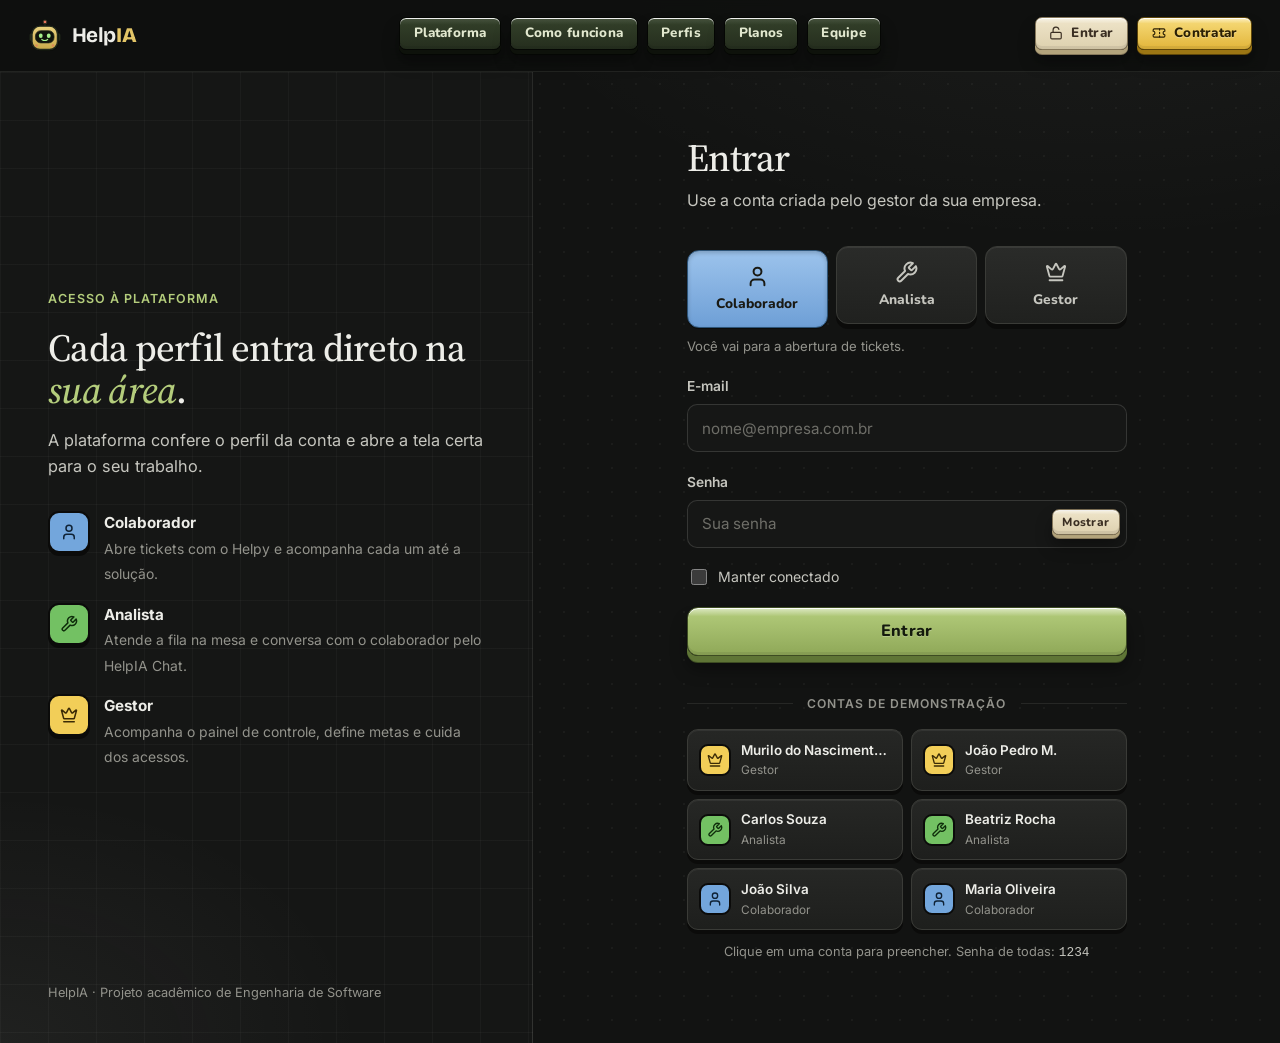
<file: frontend/controle.html>
<!DOCTYPE html>
<html lang="pt-BR">
<head>
  <meta charset="UTF-8" />
  <meta name="viewport" content="width=device-width, initial-scale=1.0" />
  <title>HelpIA — Painel de Controle</title>
  <link rel="icon" type="image/svg+xml" href="assets/logo.svg" />
  <link rel="preconnect" href="https://fonts.googleapis.com" />
  <link rel="preconnect" href="https://fonts.gstatic.com" crossorigin />
  <link rel="stylesheet" href="https://fonts.googleapis.com/css2?family=Bricolage+Grotesque:opsz,wght@12..96,500;12..96,600;12..96,700;12..96,800&family=Nunito:wght@400;500;600;700;800&display=swap" />
  <link rel="stylesheet" href="css/base.css" />
  <link rel="stylesheet" href="css/simbolos.css" />
  <link rel="stylesheet" href="css/icones.css" />
  <link rel="stylesheet" href="css/helpy.css" />
  <link rel="stylesheet" href="css/painel.css" />
  <link rel="stylesheet" href="css/mesa.css" />
  <link rel="stylesheet" href="css/paginas.css" />
  <link rel="stylesheet" href="css/teclas.css" />
  <link rel="stylesheet" href="css/papelaria.css" />
  <link rel="stylesheet" href="css/cracha.css" />
  <link rel="stylesheet" href="css/conta.css" />
  <link rel="stylesheet" href="css/celular.css" />
</head>
<body class="tela-mesa tela-pagina tela-controle">

  <header class="mesa-topo">
    <a href="controle.html" class="brand"><img src="assets/logo.svg" alt="" /><span class="brand-nome">Help<b>IA</b></span></a>
    <div class="topbar-acoes">
      <div class="usuario-menu">
        <span class="usuario-avatar" data-usuario-iniciais aria-hidden="true"></span>
        <span class="usuario-info"><strong data-usuario-nome></strong><span data-usuario-perfil></span></span>
        <button type="button" class="btn-sair" data-acao="sair">Sair</button>
      </div>
    </div>
  </header>

  <main class="mesa">
    <!-- Centro: o dashboard (só visualização) -->
    <section class="centro" aria-labelledby="tituloPainel">
      <header class="area-topo centro-topo">
        <h2 id="tituloPainel"><i class="ic ic-grafico" aria-hidden="true"></i> Painel de Controle</h2>
        <span class="pagina-sub" id="subtitulo">Como a equipe está indo, em tempo real.</span>
        <button type="button" class="btn btn-sm btn-primary btn-exportar" id="botaoExportar"><i class="ic ic-seta-baixo" aria-hidden="true"></i> Exportar dados</button>
      </header>
      <div class="tampo pagina-tampo">
        <p class="aviso-offline" id="avisoOffline" hidden></p>
        <div class="grade-rolagem">
          <div class="painel-grade" id="painel"></div>
        </div>
      </div>
    </section>

    <!-- Direita: o Helpy no escritório -->
    <aside class="lateral">
      <div class="helpy-mesa" id="helpyRaiz">
        <div class="helpy-feed helpy-balao" id="helpyFeed" role="log" aria-live="polite"></div>
        <div class="escritorio">
          <div class="escritorio-parede">
            <a class="quadro-aviso quadro-meta" href="metas.html" title="Editar a regra do dia e as metas">Regra do dia:<br><strong id="postItRegra">nenhuma</strong></a>
          </div>
          <div id="helpyAvatar"></div>
          <div class="escritorio-mesinha" aria-hidden="true">
            <div class="caneca"><span class="vapor"></span><span class="vapor"></span><span class="vapor"></span></div>
          </div>
          <button type="button" class="btn-config" id="botaoConfig" aria-label="Configurações do Helpy" aria-expanded="false" aria-controls="painelConfig" title="Configurações do Helpy">
            <svg viewBox="0 0 24 24" fill="none" stroke="currentColor" stroke-width="2" stroke-linecap="round" stroke-linejoin="round" aria-hidden="true"><circle cx="12" cy="12" r="3"/><path d="M19.4 15a1.65 1.65 0 0 0 .33 1.82l.06.06a2 2 0 1 1-2.83 2.83l-.06-.06a1.65 1.65 0 0 0-1.82-.33 1.65 1.65 0 0 0-1 1.51V21a2 2 0 0 1-4 0v-.09A1.65 1.65 0 0 0 9 19.4a1.65 1.65 0 0 0-1.82.33l-.06.06a2 2 0 1 1-2.83-2.83l.06-.06A1.65 1.65 0 0 0 4.68 15a1.65 1.65 0 0 0-1.51-1H3a2 2 0 0 1 0-4h.09A1.65 1.65 0 0 0 4.6 9a1.65 1.65 0 0 0-.33-1.82l-.06-.06a2 2 0 1 1 2.83-2.83l.06.06A1.65 1.65 0 0 0 9 4.68a1.65 1.65 0 0 0 1-1.51V3a2 2 0 0 1 4 0v.09a1.65 1.65 0 0 0 1 1.51 1.65 1.65 0 0 0 1.82-.33l.06-.06a2 2 0 1 1 2.83 2.83l-.06.06A1.65 1.65 0 0 0 19.4 9a1.65 1.65 0 0 0 1.51 1H21a2 2 0 0 1 0 4h-.09a1.65 1.65 0 0 0-1.51 1z"/></svg>
          </button>
        </div>
        <div class="painel-config" id="painelConfig" role="dialog" aria-label="Configurações do Helpy" hidden>
          <strong>Configurações do Helpy</strong>
          <label class="config-opcao">
            <input type="checkbox" id="configFoco" />
            <span class="config-caixa" aria-hidden="true"><i class="ic ic-check" aria-hidden="true"></i></span>
            <span>Focar no Helpy quando ele der um aviso importante <small>Desfoca o resto da tela por 3 segundos. Desmarcado, ele continua avisando sem desfocar.</small></span>
          </label>
        </div>
      </div>
    </aside>
  </main>

  <div class="dica-grafico" id="dicaGrafico" role="tooltip" hidden></div>

  <!-- Véu do foco no Helpy -->
  <div class="foco-veu" id="focoVeu" aria-hidden="true"></div>

  <script src="js/catalogo.js"></script>
  <script src="js/simulador.js"></script>
  <script src="js/sessao.js"></script>
  <script src="js/conta.js"></script>
  <script src="js/navegacao.js"></script>
  <script src="js/api.js"></script>
  <script src="js/helpy.js"></script>
  <script src="js/escritorio.js"></script>
  <script src="js/ticket-ui.js"></script>
  <script src="js/controle.js"></script>
</body>
</html>
</file>
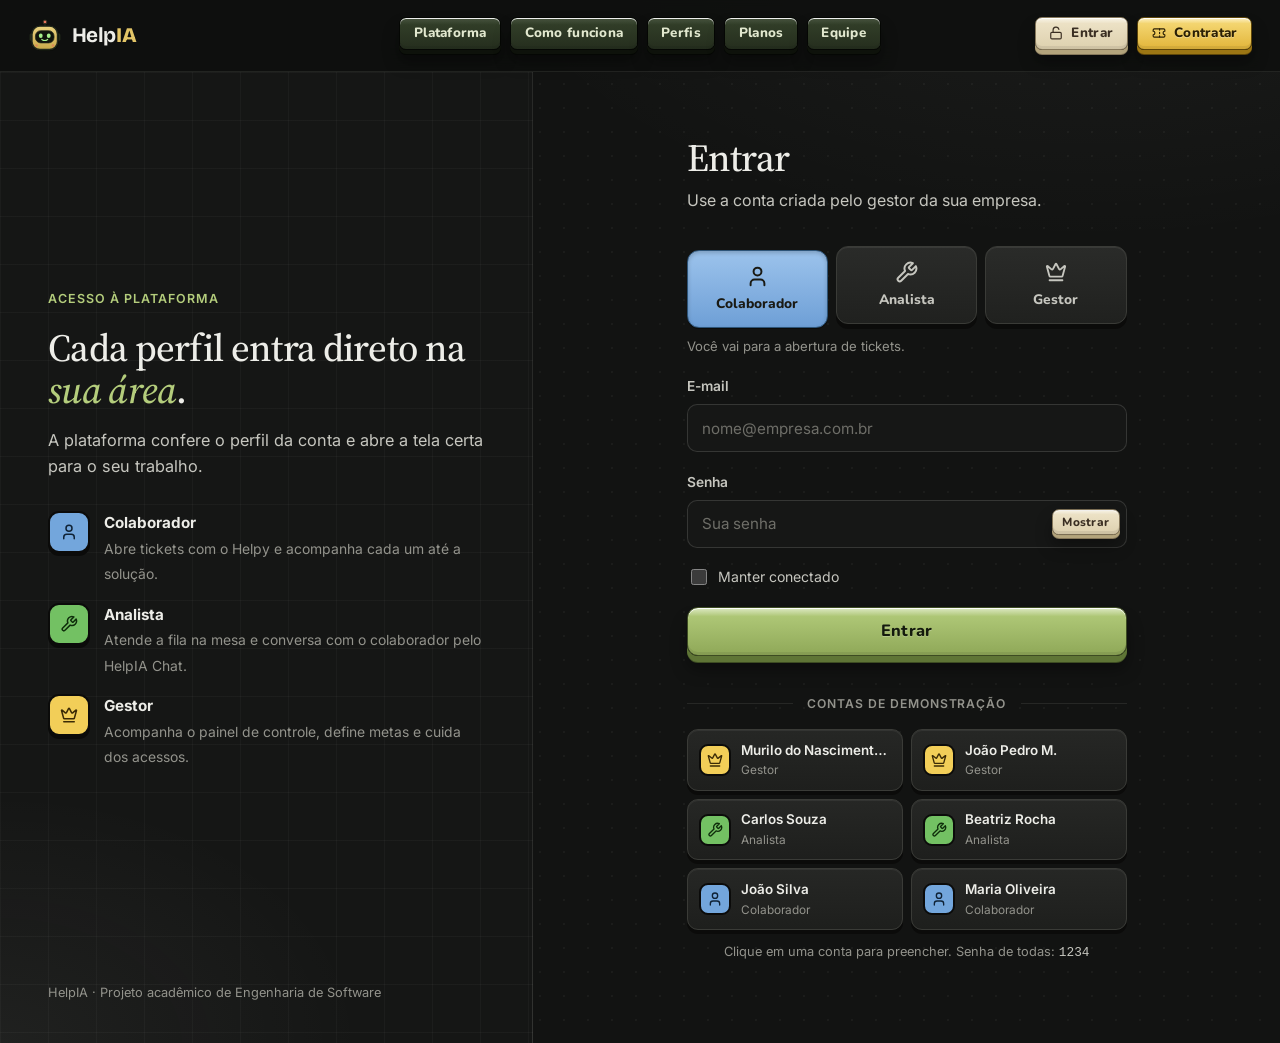
<file: frontend/conversas.html>
<!DOCTYPE html>
<html lang="pt-BR">
<head>
  <meta charset="UTF-8" />
  <meta name="viewport" content="width=device-width, initial-scale=1.0" />
  <title>HelpIA — HelpIA Chat</title>
  <link rel="icon" type="image/svg+xml" href="assets/logo.svg" />
  <link rel="preconnect" href="https://fonts.googleapis.com" />
  <link rel="preconnect" href="https://fonts.gstatic.com" crossorigin />
  <link rel="stylesheet" href="https://fonts.googleapis.com/css2?family=Bricolage+Grotesque:opsz,wght@12..96,500;12..96,600;12..96,700;12..96,800&family=Nunito:wght@400;500;600;700;800&display=swap" />
  <link rel="stylesheet" href="css/base.css" />
  <link rel="stylesheet" href="css/simbolos.css" />
  <link rel="stylesheet" href="css/icones.css" />
  <link rel="stylesheet" href="css/helpy.css" />
  <link rel="stylesheet" href="css/painel.css" />
  <link rel="stylesheet" href="css/mesa.css" />
  <link rel="stylesheet" href="css/paginas.css" />
  <link rel="stylesheet" href="css/teclas.css" />
  <link rel="stylesheet" href="css/papelaria.css" />
  <link rel="stylesheet" href="css/cracha.css" />
  <link rel="stylesheet" href="css/conta.css" />
  <link rel="stylesheet" href="css/celular.css" />
</head>
<body class="tela-mesa tela-pagina tela-conversas">

  <header class="mesa-topo">
    <a href="index.html" class="brand" data-inicio><img src="assets/logo.svg" alt="" /><span class="brand-nome">Help<b>IA</b></span></a>
    <div class="topbar-acoes">
      <div class="usuario-menu">
        <span class="usuario-avatar" data-usuario-iniciais aria-hidden="true"></span>
        <span class="usuario-info"><strong data-usuario-nome></strong><span data-usuario-perfil></span></span>
        <button type="button" class="btn-sair" data-acao="sair">Sair</button>
      </div>
    </div>
  </header>

  <main class="mesa">
    <!-- Esquerda: conversas (grupo da equipe e diretas) -->
    <section class="bandeja" aria-labelledby="tituloConversas">
      <header class="area-topo">
        <h2 id="tituloConversas"><i class="ic ic-chat" aria-hidden="true"></i> Conversas</h2>
        <button type="button" class="btn btn-sm btn-primary" id="novaConversa" hidden><i class="ic ic-mais" aria-hidden="true"></i> Nova</button>
      </header>
      <div class="bandeja-fundo">
        <ul class="lista-conversas" id="listaConversas"></ul>
      </div>
    </section>

    <!-- Centro: a conversa aberta -->
    <section class="centro" aria-labelledby="tituloConversa">
      <header class="area-topo centro-topo">
        <button type="button" class="btn btn-sm chat-voltar" id="voltarConversas" aria-label="Voltar para as conversas">‹ Conversas</button>
        <h2 id="tituloConversa"><i class="ic ic-chat" aria-hidden="true"></i> HelpIA Chat</h2>
        <span class="pagina-sub" id="subConversa"></span>
      </header>
      <div class="tampo tampo-chat" id="tampoChat">
        <ol class="mensagens" id="mensagens" aria-live="polite"></ol>
        <form class="compositor" id="compositor" hidden>
          <div class="compositor-anexo" id="anexo" hidden></div>
          <ul class="compositor-arquivos" id="arquivosPendentes" aria-label="Arquivos para enviar" hidden></ul>
          <div class="compositor-linha">
            <button type="button" class="btn btn-mencionar" id="mencionar" title="Mencionar um ticket" aria-label="Mencionar um ticket">#</button>
            <button type="button" class="btn btn-icone-chat" id="anexar" title="Anexar documentos, prints, imagens ou vídeos" aria-label="Anexar arquivos"><svg viewBox="0 0 24 24" fill="none" stroke="currentColor" stroke-width="2.2" stroke-linecap="round" stroke-linejoin="round" aria-hidden="true"><path d="M21.4 11.1l-9.2 9.2a6 6 0 0 1-8.5-8.5l9.2-9.2a4 4 0 0 1 5.7 5.7l-9.2 9.2a2 2 0 0 1-2.8-2.8l8.5-8.5"/></svg></button>
            <button type="button" class="btn btn-icone-chat" id="abrirEmojis" title="Emojis" aria-label="Escolher um emoji" aria-expanded="false" aria-controls="painelEmojis"><span aria-hidden="true">😊</span></button>
            <textarea id="texto" class="input" rows="1" maxlength="1000" placeholder="Escreva uma mensagem… (# ticket, @ pessoa)"></textarea>
            <button type="submit" class="btn key--green" id="enviar"><i class="ic ic-enviar" aria-hidden="true"></i><span class="rotulo-enviar"> Enviar</span></button>
          </div>
          <input type="file" id="arquivoInput" multiple hidden />
          <div class="painel-emojis" id="painelEmojis" role="dialog" aria-label="Emojis" hidden></div>
        </form>
        <div class="soltar-aqui" id="soltarAqui" aria-hidden="true" hidden><span>📎 Solte aqui para anexar</span></div>
      </div>
    </section>

    <!-- Direita: quem está na conversa e o ticket do assunto (o Helpy não participa dos chats) -->
    <aside class="lateral lateral-chat" aria-label="Detalhes da conversa">
      <div class="chat-detalhes" id="detalhes"></div>
    </aside>
  </main>

  <dialog class="modal" id="modalNova">
    <div class="modal-conteudo">
      <header class="modal-topo"><h2><i class="ic ic-chat" aria-hidden="true"></i> Nova conversa</h2>
        <button type="button" class="btn btn-ghost btn-sm" data-fechar aria-label="Fechar"><i class="ic ic-x" aria-hidden="true"></i></button></header>
      <input class="input" id="buscaContato" type="search" placeholder="Buscar pessoa…" />
      <div class="lista-contatos" id="listaContatos"></div>
    </div>
  </dialog>

  <dialog class="modal modal-imagem" id="modalImagem">
    <div class="modal-conteudo">
      <header class="modal-topo"><h2 id="tituloImagem">Imagem</h2>
        <div class="modal-topo-acoes">
          <a class="btn btn-sm" id="baixarImagem" download><i class="ic ic-seta-baixo" aria-hidden="true"></i> Baixar</a>
          <button type="button" class="btn btn-ghost btn-sm" data-fechar aria-label="Fechar"><i class="ic ic-x" aria-hidden="true"></i></button>
        </div></header>
      <img id="imagemGrande" alt="" />
    </div>
  </dialog>

  <dialog class="modal" id="modalMencionar">
    <div class="modal-conteudo">
      <header class="modal-topo"><h2>Mencionar um ticket</h2>
        <button type="button" class="btn btn-ghost btn-sm" data-fechar aria-label="Fechar"><i class="ic ic-x" aria-hidden="true"></i></button></header>
      <input class="input" id="buscaMencao" type="search" placeholder="Buscar por #ID, pessoa ou problema…" />
      <ul class="lista-tickets lista-mencao" id="listaMencao"></ul>
    </div>
  </dialog>

  <p class="aviso-offline aviso-flutuante" id="avisoOffline" hidden></p>

  <script src="js/catalogo.js"></script>
  <script src="js/simulador.js"></script>
  <script src="js/sessao.js"></script>
  <script src="js/conta.js"></script>
  <script src="js/navegacao.js"></script>
  <script src="js/api.js"></script>
  <script src="js/helpy.js"></script>
  <script src="js/ticket-ui.js"></script>
  <script src="js/anexos.js"></script>
  <script src="js/conversas.js"></script>
</body>
</html>
</file>
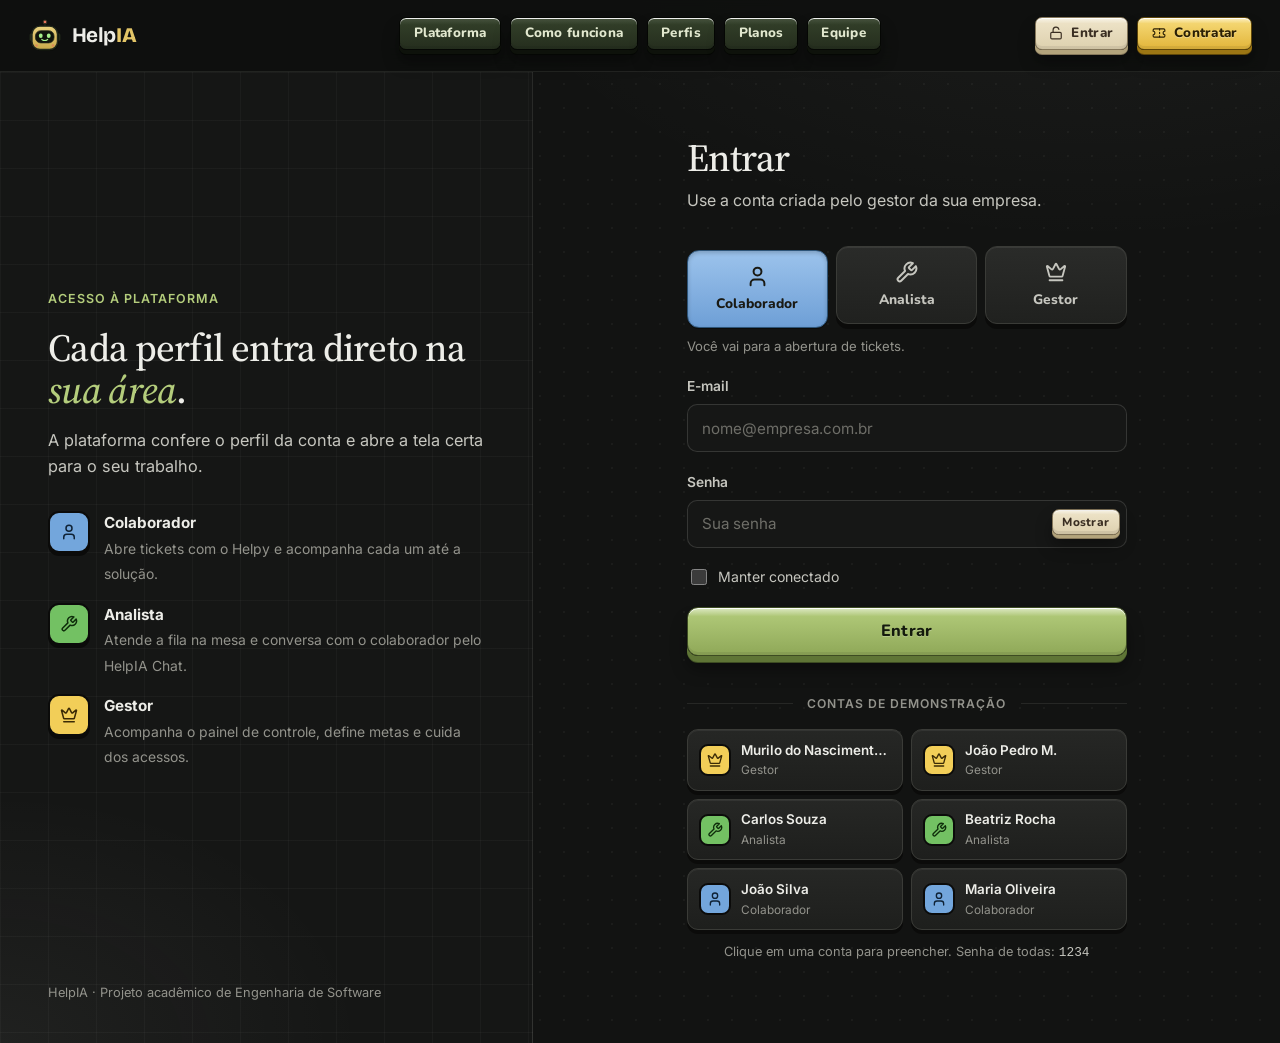
<file: frontend/criar-conta.html>
<!DOCTYPE html>
<html lang="pt-BR">
<head>
  <meta charset="UTF-8" />
  <meta name="viewport" content="width=device-width, initial-scale=1.0" />
  <title>HelpIA — Usuários</title>
  <link rel="icon" type="image/svg+xml" href="assets/logo.svg" />
  <link rel="preconnect" href="https://fonts.googleapis.com" />
  <link rel="preconnect" href="https://fonts.gstatic.com" crossorigin />
  <link rel="stylesheet" href="https://fonts.googleapis.com/css2?family=Bricolage+Grotesque:opsz,wght@12..96,500;12..96,600;12..96,700;12..96,800&family=Nunito:wght@400;500;600;700;800&display=swap" />
  <link rel="stylesheet" href="css/base.css" />
  <link rel="stylesheet" href="css/simbolos.css" />
  <link rel="stylesheet" href="css/icones.css" />
  <link rel="stylesheet" href="css/helpy.css" />
  <link rel="stylesheet" href="css/painel.css" />
  <link rel="stylesheet" href="css/contas.css" />
  <link rel="stylesheet" href="css/mesa.css" />
  <link rel="stylesheet" href="css/paginas.css" />
  <link rel="stylesheet" href="css/teclas.css" />
  <link rel="stylesheet" href="css/papelaria.css" />
  <link rel="stylesheet" href="css/conta.css" />
  <link rel="stylesheet" href="css/celular.css" />
  <link rel="stylesheet" href="css/cracha.css" />
</head>
<body class="tela-mesa tela-pagina tela-usuarios">

  <header class="mesa-topo">
    <a href="controle.html" class="brand"><img src="assets/logo.svg" alt="" /><span class="brand-nome">Help<b>IA</b></span></a>
    <div class="topbar-acoes">
      <div class="usuario-menu">
        <span class="usuario-avatar" data-usuario-iniciais aria-hidden="true"></span>
        <span class="usuario-info"><strong data-usuario-nome></strong><span data-usuario-perfil></span></span>
        <button type="button" class="btn-sair" data-acao="sair">Sair</button>
      </div>
    </div>
  </header>

  <main class="mesa pagina-cheia">
    <header class="area-topo centro-topo">
      <h2 id="tituloTampo"><i class="ic ic-cracha" aria-hidden="true"></i> Usuários <span class="contador" id="contadorCrachas">0</span></h2>
      <div class="abas" role="tablist" aria-label="Cargo">
        <button type="button" class="aba ativo" role="tab" aria-selected="true" data-aba="geral"><i class="ic ic-equipe" aria-hidden="true"></i> Geral <span class="aba-qtd">0</span></button>
        <button type="button" class="aba" role="tab" aria-selected="false" data-aba="colaborador"><i class="ic ic-usuario" aria-hidden="true"></i> Colaboradores <span class="aba-qtd">0</span></button>
        <button type="button" class="aba" role="tab" aria-selected="false" data-aba="analista"><i class="ic ic-ferramenta" aria-hidden="true"></i> Analistas <span class="aba-qtd">0</span></button>
        <button type="button" class="aba" role="tab" aria-selected="false" data-aba="gestor"><i class="ic ic-coroa" aria-hidden="true"></i> Gestores <span class="aba-qtd">0</span></button>
      </div>
    </header>
    <section class="tampo pagina-tampo" id="tampo" aria-labelledby="tituloTampo">
      <div class="filtros-barra">
        <label class="busca-campo"><i class="ic ic-olho" aria-hidden="true"></i>
          <input class="input" id="busca" type="search" placeholder="Buscar por nome, e-mail ou ID…" autocomplete="off" /></label>
        <button type="button" class="filtro" id="soSuspensos" aria-pressed="false"><i class="ic ic-pausa" aria-hidden="true"></i> Só suspensos</button>
        <div class="acao-lado acao-dir">
          <span class="dica-config">Para suspender ou reativar, use a engrenagem do crachá</span>
          <button type="button" class="btn btn-primary" id="abrirEmissor"><i class="ic ic-mais" aria-hidden="true"></i> Emitir crachá</button>
        </div>
      </div>
      <p class="aviso-offline" id="avisoOffline" hidden></p>
      <div class="boas-vindas" id="boasVindas" hidden>
        <strong>Empresa cadastrada! <i class="ic ic-festa" aria-hidden="true"></i></strong>
        Agora emita os crachás da sua equipe: cada analista e colaborador entra pelo login com os dados que você definir.
      </div>
      <div class="grade-rolagem"><ul class="crachas crachas-usuarios" id="listaContas"></ul></div>
    </section>
  </main>

  <!-- Menu de configurações do crachá (abre na engrenagem do crachá) -->
  <div class="menu-cracha" id="menuCracha" role="menu" hidden></div>

  <!-- Modal: emitir crachá -->
  <dialog class="modal modal-emissor" id="modalEmissor">
    <div class="modal-conteudo">
      <header class="modal-topo">
        <h2><i class="ic ic-cracha" aria-hidden="true"></i> Emitir crachá</h2>
        <button type="button" class="btn btn-ghost btn-sm" data-fechar aria-label="Fechar"><i class="ic ic-x" aria-hidden="true"></i></button>
      </header>
      <div class="emissor-corpo">
        <form class="form-conta" id="formConta" novalidate>
          <div class="segmentado" role="radiogroup" aria-label="Perfil da nova conta">
            <input type="radio" name="perfil" id="novoAnalista" value="analista" checked />
            <label for="novoAnalista"><i class="ic ic-ferramenta" aria-hidden="true"></i> Analista</label>
            <input type="radio" name="perfil" id="novoColaborador" value="colaborador" />
            <label for="novoColaborador"><i class="ic ic-usuario" aria-hidden="true"></i> Colaborador</label>
            <input type="radio" name="perfil" id="novoGestor" value="gestor" />
            <label for="novoGestor"><i class="ic ic-coroa" aria-hidden="true"></i> Gestor</label>
          </div>
          <p class="perfil-dica" id="perfilDica"></p>
          <label class="campo">Nome completo
            <input id="nome" type="text" maxlength="80" autocomplete="off" placeholder="Ex.: Pedro Alves" required />
          </label>
          <label class="campo">E-mail
            <input id="email" type="email" autocomplete="off" placeholder="nome@empresa.com" required />
          </label>
          <div class="campo">
            <label for="senha">Senha provisória</label>
            <div class="senha-linha">
              <input id="senha" type="text" minlength="6" autocomplete="off" required />
              <button type="button" class="btn btn-sm" id="gerarSenha"><i class="ic ic-dado" aria-hidden="true"></i> Gerar</button>
            </div>
          </div>
          <p class="aviso aviso-erro" id="aviso" role="alert" hidden></p>
          <button type="submit" class="btn key--green btn-lg btn-bloco" id="botaoCriar">Emitir crachá</button>
        </form>
        <div class="previa">
          <div class="fenda" aria-hidden="true"></div>
          <div class="previa-cracha" id="previaCracha"></div>
        </div>
      </div>
      <div class="credencial" id="credencial" hidden>
        <strong>Crachá emitido <i class="ic ic-check" aria-hidden="true"></i></strong>
        <p>Envie estes dados para <span id="credNome"></span>:</p>
        <dl>
          <dt>Área de login</dt><dd id="credArea"></dd>
          <dt>E-mail</dt><dd id="credEmail"></dd>
          <dt>Senha</dt><dd id="credSenha"></dd>
        </dl>
        <button type="button" class="btn btn-sm" id="copiarCredencial"><i class="ic ic-copiar" aria-hidden="true"></i> Copiar dados</button>
      </div>
    </div>
  </dialog>

  <!-- Modal: editar crachá -->
  <dialog class="modal modal-editar" id="modalEditar">
    <form class="modal-conteudo" id="formEditar" novalidate>
      <header class="modal-topo">
        <h2><i class="ic ic-caneta" aria-hidden="true"></i> Editar crachá</h2>
        <button type="button" class="btn btn-ghost btn-sm" data-fechar aria-label="Fechar"><i class="ic ic-x" aria-hidden="true"></i></button>
      </header>
      <label class="campo">Nome completo <input id="editarNome" type="text" maxlength="80" autocomplete="off" /></label>
      <label class="campo">E-mail <input id="editarEmail" type="email" autocomplete="off" /></label>
      <div class="editar-senha" id="editarSenha"></div>
      <p class="aviso aviso-erro" id="erroEditar" hidden></p>
      <div class="modal-acoes">
        <button type="button" class="btn" data-fechar>Cancelar</button>
        <button type="submit" class="btn key--green"><i class="ic ic-check" aria-hidden="true"></i> Salvar</button>
      </div>
    </form>
  </dialog>

  <!-- Modal: autorização (segurar para confirmar) -->
  <dialog class="modal modal-poder" id="modalPoder">
    <div class="modal-conteudo" id="conteudoPoder"></div>
  </dialog>


  <script src="js/catalogo.js"></script>
  <script src="js/simulador.js"></script>
  <script src="js/sessao.js"></script>
  <script src="js/conta.js"></script>
  <script src="js/navegacao.js"></script>
  <script src="js/api.js"></script>
  <script src="js/helpy.js"></script>
  <script src="js/ticket-ui.js"></script>
  <script src="js/contas.js"></script>
</body>
</html>
</file>
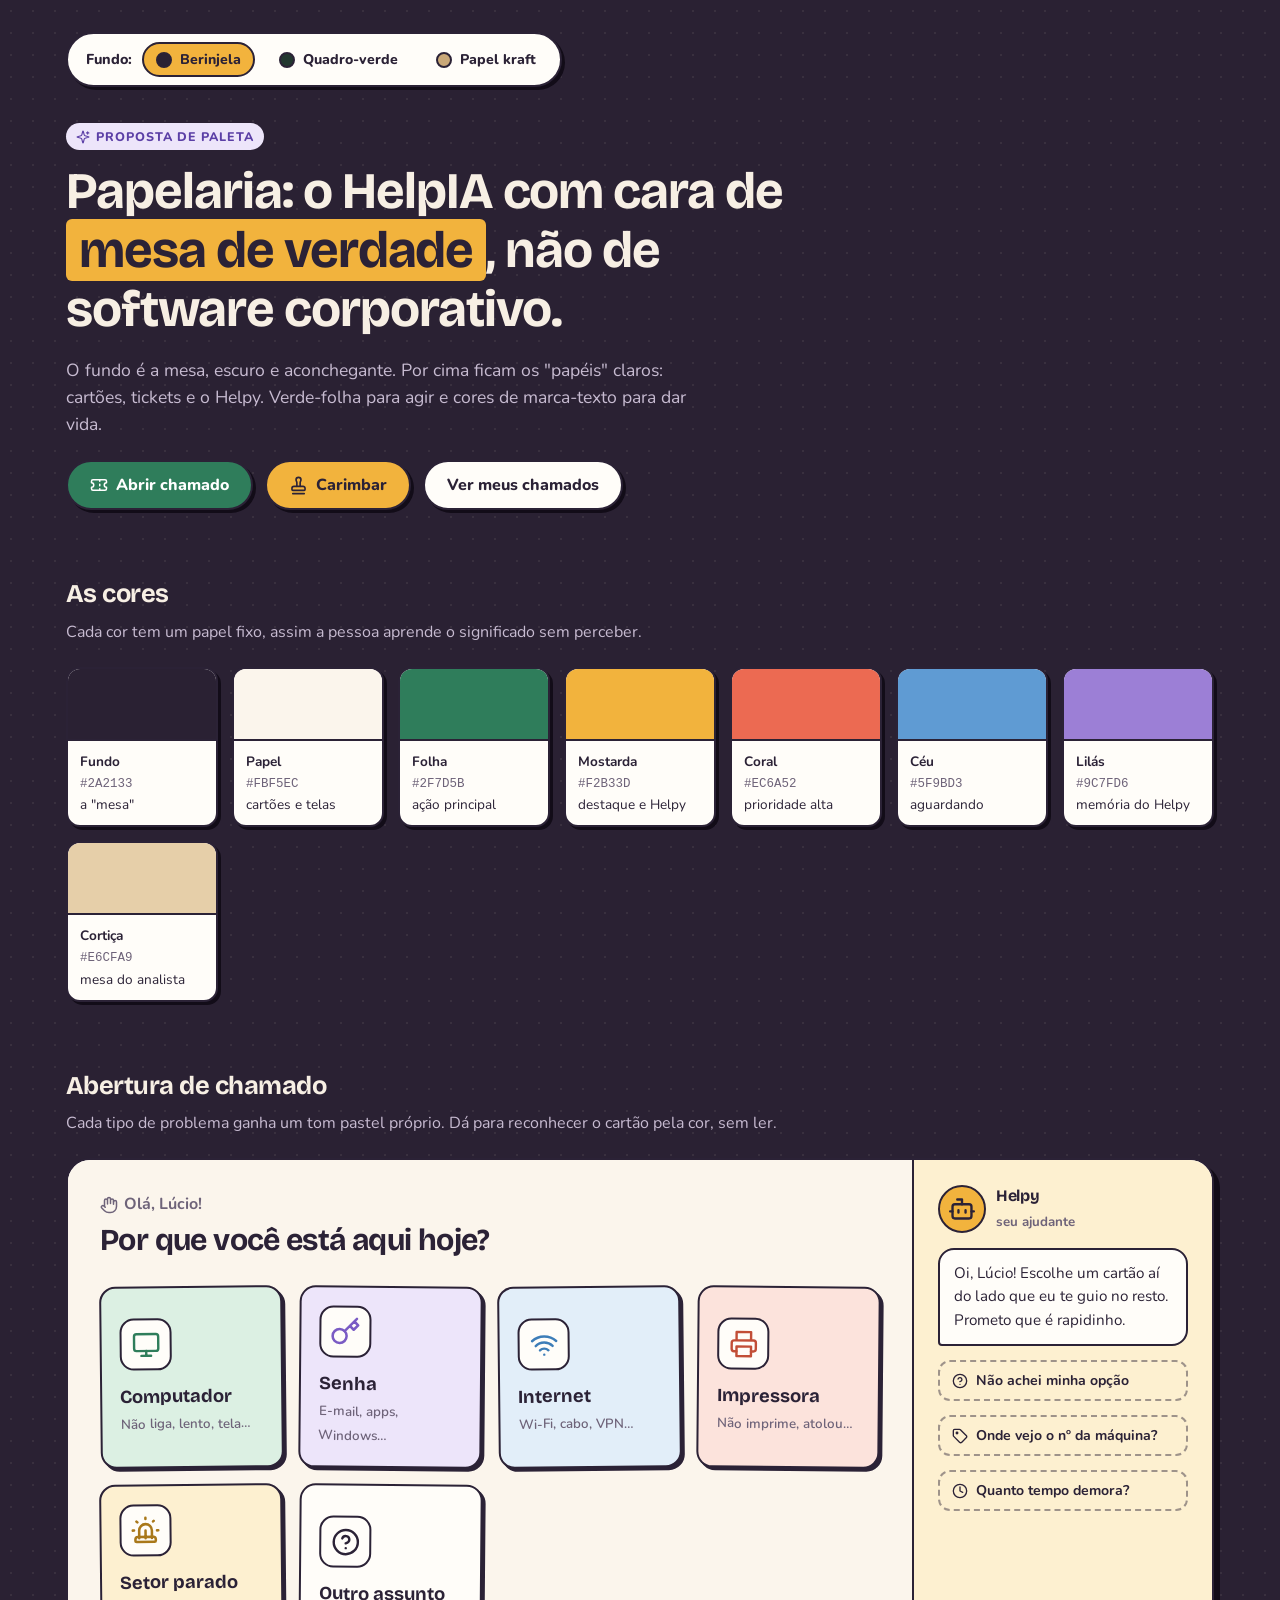
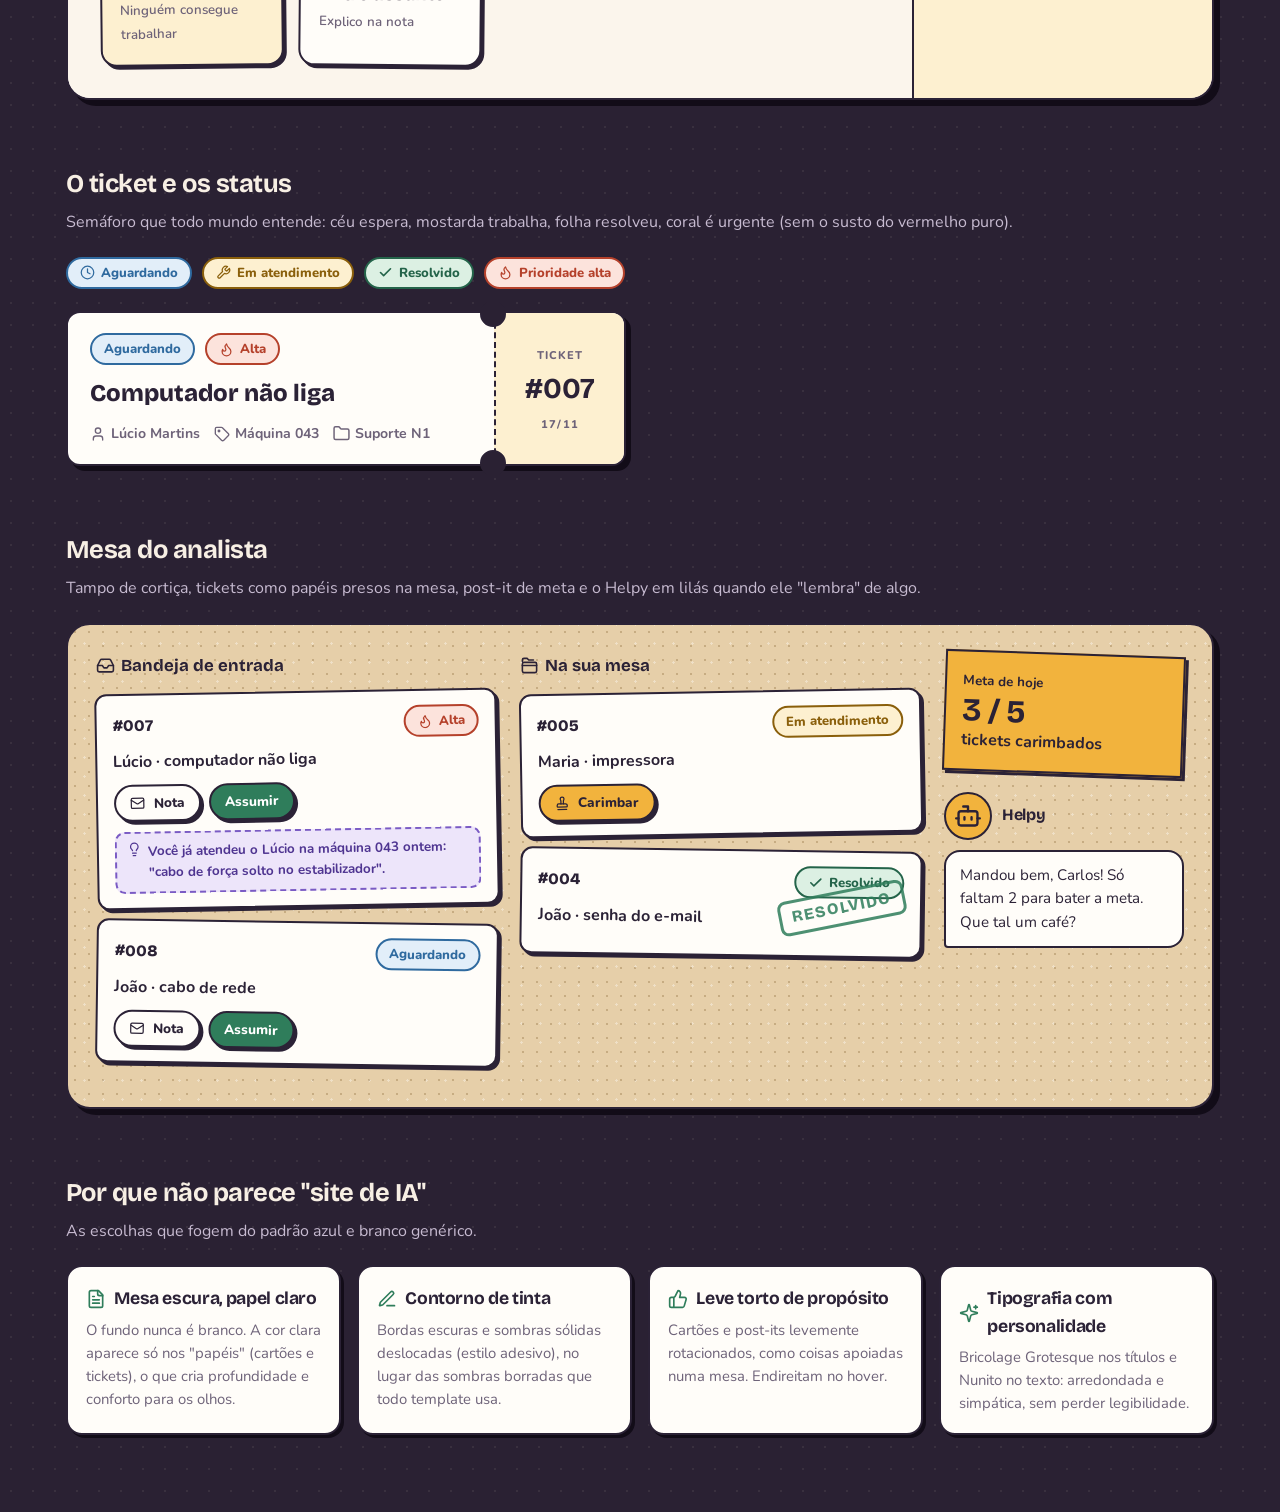
<file: frontend/exemplo-paleta.html>
<!DOCTYPE html>
<html lang="pt-BR" data-fundo="berinjela">
<head>
  <meta charset="UTF-8" />
  <meta name="viewport" content="width=device-width, initial-scale=1.0" />
  <title>HelpIA — Exemplo de paleta "Papelaria"</title>
  <link rel="preconnect" href="https://fonts.googleapis.com" />
  <link rel="preconnect" href="https://fonts.gstatic.com" crossorigin />
  <link rel="stylesheet" href="https://fonts.googleapis.com/css2?family=Bricolage+Grotesque:opsz,wght@12..96,500;12..96,700;12..96,800&family=Nunito:wght@400;600;700;800&display=swap" />
  <link rel="stylesheet" href="css/simbolos.css" />
  <style>
    /* ======================================================================
       Paleta "Papelaria" — fundo escuro e quente (a "mesa"), com cartões e
       tickets claros por cima (os "papéis"). Nada de fundo branco.
       ====================================================================== */
    :root {
      /* Papéis (cartões, tickets, balões) */
      --papel: #FBF5EC;
      --papel-2: #F4EBDD;
      --superficie: #FFFDF9;
      --tinta: #2B2236;
      --tinta-suave: #6E6379;

      /* Cores de ação e significado */
      --folha: #2F7D5B;
      --folha-escura: #24644A;
      --folha-clara: #DCF0E3;
      --mostarda: #F2B33D;
      --mostarda-clara: #FDF0D0;
      --coral: #EC6A52;
      --coral-clara: #FCE3DC;
      --ceu: #5F9BD3;
      --ceu-clara: #E2EEF9;
      --lilas: #9C7FD6;
      --lilas-clara: #EDE5FA;
      --cortica: #E6CFA9;

      --primary: var(--folha);   /* usado pelos ícones de css/simbolos.css */
      --raio: 16px;
    }

    /* ---- Os 3 fundos possíveis ---- */
    [data-fundo="berinjela"] {
      --fundo: #2A2133;
      --fundo-detalhe: rgba(255, 240, 225, .07);
      --fundo-texto: #F7EFE4;
      --fundo-texto-suave: #C7BBD1;
      --sombra-cor: #120C18;
    }
    [data-fundo="quadro"] {
      --fundo: #22372F;
      --fundo-detalhe: rgba(240, 255, 245, .07);
      --fundo-texto: #F2F5EC;
      --fundo-texto-suave: #B5C8BC;
      --sombra-cor: #0F1A15;
    }
    [data-fundo="kraft"] {
      --fundo: #C9A878;
      --fundo-detalhe: rgba(60, 40, 15, .12);
      --fundo-texto: #2B2236;
      --fundo-texto-suave: #4E4038;
      --sombra-cor: #2B2236;
    }
    :root { --sombra-adesivo: 3px 3px 0 var(--sombra-cor); }

    * { box-sizing: border-box; }
    body {
      margin: 0;
      background-color: var(--fundo);
      background-image: radial-gradient(var(--fundo-detalhe) 1px, transparent 1.2px);
      background-size: 22px 22px;
      color: var(--fundo-texto);
      font-family: 'Nunito', system-ui, sans-serif;
      line-height: 1.55;
      transition: background-color .4s, color .4s;
    }
    h1, h2, h3, .display { font-family: 'Bricolage Grotesque', sans-serif; letter-spacing: -0.02em; margin: 0; }
    .pagina { max-width: 1180px; margin: 0 auto; padding: 32px 16px 80px; }
    .marca-texto {
      background: var(--mostarda); color: var(--tinta);
      padding: 0 .25em; border-radius: 6px; box-decoration-break: clone; -webkit-box-decoration-break: clone;
      display: inline; transform: rotate(-1deg);
    }
    .secao { margin-top: 64px; }
    .secao > h2 { font-size: 1.6rem; margin-bottom: 6px; }
    .secao > p.sub { color: var(--fundo-texto-suave); margin: 0 0 22px; }
    .rotulo-secao {
      display: inline-flex; align-items: center; gap: 6px;
      font-size: .78rem; font-weight: 800; text-transform: uppercase; letter-spacing: .08em;
      background: var(--lilas-clara); color: #5B3FA6; padding: 4px 10px; border-radius: 999px; margin-bottom: 12px;
    }

    /* ---------- Seletor de fundo ---------- */
    .seletor {
      position: sticky; top: 12px; z-index: 10; margin-bottom: 36px;
      display: flex; flex-wrap: wrap; align-items: center; gap: 10px;
      background: var(--superficie); color: var(--tinta); border: 2px solid var(--tinta);
      border-radius: 999px; padding: 8px 10px 8px 18px; box-shadow: var(--sombra-adesivo); width: fit-content; max-width: 100%;
    }
    .seletor span { font-weight: 800; font-size: .9rem; }
    .seletor button {
      display: inline-flex; align-items: center; gap: 8px;
      font: 800 .88rem 'Nunito', sans-serif; color: var(--tinta);
      background: transparent; border: 2px solid transparent; border-radius: 999px; padding: 6px 12px; cursor: pointer;
    }
    .seletor button i.bolinha { width: 16px; height: 16px; border-radius: 50%; border: 2px solid var(--tinta); }
    .seletor button[aria-pressed="true"] { background: var(--mostarda); border-color: var(--tinta); }

    /* ---------- Cabeçalho ---------- */
    .cabeca h1 { font-size: clamp(2rem, 5vw, 3.2rem); line-height: 1.15; max-width: 780px; }
    .cabeca p { font-size: 1.1rem; color: var(--fundo-texto-suave); max-width: 640px; }

    /* ---------- Amostras ---------- */
    .amostras { display: grid; grid-template-columns: repeat(auto-fill, minmax(150px, 1fr)); gap: 14px; }
    .amostra { background: var(--superficie); color: var(--tinta); border: 2px solid var(--tinta); border-radius: 14px; overflow: hidden; box-shadow: var(--sombra-adesivo); }
    .amostra .cor { height: 72px; border-bottom: 2px solid var(--tinta); }
    .amostra div:last-child { padding: 10px 12px; font-size: .85rem; }
    .amostra strong { display: block; }
    .amostra code { color: var(--tinta-suave); font-size: .78rem; }

    /* ---------- Botões ---------- */
    .btn {
      display: inline-flex; align-items: center; gap: 8px;
      font: 800 1rem 'Nunito', sans-serif; padding: 12px 22px; border-radius: 999px;
      border: 2px solid var(--tinta); cursor: pointer; transition: transform .15s, box-shadow .15s;
    }
    .btn:hover { transform: translate(-2px, -2px); box-shadow: 5px 5px 0 var(--sombra-cor); }
    .btn:active { transform: translate(1px, 1px); box-shadow: 1px 1px 0 var(--sombra-cor); }
    .btn-principal { background: var(--folha); color: #fff; box-shadow: var(--sombra-adesivo); }
    .btn-secundario { background: var(--superficie); color: var(--tinta); box-shadow: var(--sombra-adesivo); }
    .btn-mostarda { background: var(--mostarda); color: var(--tinta); box-shadow: var(--sombra-adesivo); }

    /* ---------- Tela do colaborador ---------- */
    .tela { background: var(--superficie); color: var(--tinta); border: 2px solid var(--tinta); border-radius: 24px; box-shadow: 6px 6px 0 var(--sombra-cor); overflow: hidden; }
    .tela-colab { display: grid; grid-template-columns: 1fr 300px; }
    .palco { padding: 32px; background: var(--papel); }
    .palco h3 { font-size: 1.9rem; }
    .palco .saudacao { color: var(--tinta-suave); font-weight: 700; display: flex; align-items: center; gap: 6px; }
    .cartoes { display: grid; grid-template-columns: repeat(auto-fill, minmax(170px, 1fr)); gap: 16px; margin-top: 22px; }
    .cartao {
      background: var(--tom-claro); border: 2px solid var(--tinta); border-radius: var(--raio);
      padding: 18px; cursor: pointer; text-align: left; font: inherit; color: var(--tinta);
      transition: transform .18s, box-shadow .18s; box-shadow: 3px 3px 0 var(--tinta);
    }
    .cartao:nth-child(odd) { transform: rotate(-.6deg); }
    .cartao:nth-child(even) { transform: rotate(.5deg); }
    .cartao:hover { transform: rotate(0) translate(-3px, -3px); box-shadow: 6px 6px 0 var(--tinta); }
    .cartao .ico-bolha {
      width: 52px; height: 52px; border-radius: 14px; display: grid; place-items: center;
      background: var(--superficie); border: 2px solid var(--tinta); color: var(--tom); font-size: 1.6rem; margin-bottom: 12px;
    }
    .cartao strong { display: block; font-family: 'Bricolage Grotesque', sans-serif; font-size: 1.15rem; }
    .cartao small { color: var(--tinta-suave); font-weight: 600; }
    .t-computador { --tom: var(--folha); --tom-claro: var(--folha-clara); }
    .t-senha { --tom: #7A5BC4; --tom-claro: var(--lilas-clara); }
    .t-internet { --tom: #3D7DB8; --tom-claro: var(--ceu-clara); }
    .t-impressora { --tom: #C24E37; --tom-claro: var(--coral-clara); }
    .t-setor { --tom: #A9781A; --tom-claro: var(--mostarda-clara); }
    .t-outro { --tom: var(--tinta); --tom-claro: var(--superficie); }

    .helpy-lado { background: var(--mostarda-clara); border-left: 2px solid var(--tinta); padding: 24px; display: flex; flex-direction: column; gap: 14px; }
    .helpy-topo { display: flex; align-items: center; gap: 10px; }
    .helpy-rosto {
      width: 48px; height: 48px; border-radius: 50%; background: var(--mostarda); border: 2px solid var(--tinta);
      display: grid; place-items: center; font-size: 1.5rem; color: var(--tinta);
      animation: flutua 3s ease-in-out infinite;
    }
    @keyframes flutua { 50% { transform: translateY(-4px) rotate(-4deg); } }
    .balao {
      background: var(--superficie); color: var(--tinta); border: 2px solid var(--tinta); border-radius: 16px 16px 16px 4px;
      padding: 12px 14px; font-size: .95rem;
    }
    .atalho {
      background: transparent; border: 2px dashed color-mix(in srgb, var(--tinta) 45%, transparent); border-radius: 12px;
      padding: 9px 12px; font: 700 .88rem 'Nunito', sans-serif; color: var(--tinta); text-align: left; cursor: pointer;
      display: flex; align-items: center; gap: 8px;
    }
    .atalho:hover { border-style: solid; background: var(--superficie); }

    /* ---------- Tags de status (semáforo) ---------- */
    .tags { display: flex; flex-wrap: wrap; gap: 10px; }
    .tag {
      display: inline-flex; align-items: center; gap: 6px; padding: 4px 12px; border-radius: 999px;
      font-size: .82rem; font-weight: 800; border: 2px solid currentColor;
    }
    .tag-aguardando { color: #2F6A9F; background: var(--ceu-clara); }
    .tag-atendimento { color: #8A5F0B; background: var(--mostarda-clara); }
    .tag-resolvido { color: var(--folha-escura); background: var(--folha-clara); }
    .tag-alta { color: #B5412B; background: var(--coral-clara); }

    /* ---------- Ticket ---------- */
    .ticket {
      background: var(--superficie); color: var(--tinta); border: 2px solid var(--tinta); border-radius: 14px;
      display: grid; grid-template-columns: 1fr auto; position: relative; max-width: 560px;
      box-shadow: 5px 5px 0 var(--sombra-cor);
    }
    .ticket::before, .ticket::after {
      content: ''; position: absolute; right: 118px; width: 22px; height: 22px; border-radius: 50%;
      background: var(--fundo); border: 2px solid var(--tinta); transition: background-color .4s;
    }
    .ticket::before { top: -12px; border-top-color: transparent; border-left-color: transparent; transform: rotate(45deg); }
    .ticket::after { bottom: -12px; border-bottom-color: transparent; border-right-color: transparent; transform: rotate(45deg); }
    .ticket-corpo { padding: 20px 22px; }
    .ticket-codigo { font-family: 'Bricolage Grotesque', sans-serif; font-weight: 800; font-size: 1.5rem; }
    .ticket-linha { display: flex; flex-wrap: wrap; gap: 14px; color: var(--tinta-suave); font-weight: 700; font-size: .88rem; margin-top: 10px; }
    .ticket-linha span { display: inline-flex; align-items: center; gap: 5px; }
    .ticket-canhoto {
      width: 130px; border-left: 2px dashed var(--tinta); display: grid; place-items: center; text-align: center;
      padding: 14px; background: var(--mostarda-clara); border-radius: 0 12px 12px 0;
    }
    .ticket-canhoto b { font-family: 'Bricolage Grotesque', sans-serif; font-size: 1.8rem; display: block; }
    .ticket-canhoto small { font-weight: 800; font-size: .7rem; letter-spacing: .1em; text-transform: uppercase; color: var(--tinta-suave); }

    /* ---------- Mesa do analista ---------- */
    .mesa {
      background-color: var(--cortica); color: var(--tinta);
      background-image:
        radial-gradient(rgba(138, 106, 58, .35) 1.2px, transparent 1.4px),
        radial-gradient(rgba(255, 255, 255, .35) 1px, transparent 1.2px);
      background-size: 14px 14px, 19px 19px;
      background-position: 0 0, 7px 9px;
      border: 2px solid var(--tinta); border-radius: 24px; box-shadow: 6px 6px 0 var(--sombra-cor);
      padding: 28px; display: grid; grid-template-columns: 1fr 1fr 240px; gap: 22px; align-items: start;
    }
    .mesa h4 { font-family: 'Bricolage Grotesque', sans-serif; font-size: 1.05rem; margin: 0 0 12px; display: flex; align-items: center; gap: 6px; }
    .mini-ticket {
      background: var(--superficie); border: 2px solid var(--tinta); border-radius: 12px; padding: 14px 16px; margin-bottom: 14px;
      box-shadow: 3px 3px 0 var(--tinta); position: relative;
    }
    .mini-ticket:nth-child(2) { transform: rotate(-1deg); }
    .mini-ticket:nth-child(3) { transform: rotate(.8deg); }
    .mini-ticket .topo { display: flex; justify-content: space-between; align-items: center; gap: 8px; }
    .mini-ticket .codigo { font-family: 'Bricolage Grotesque', sans-serif; font-weight: 800; }
    .mini-ticket p { margin: 8px 0 10px; font-weight: 700; }
    .mini-ticket .acoes { display: flex; gap: 8px; }
    .mini-ticket .btn { padding: 7px 14px; font-size: .85rem; box-shadow: 3px 3px 0 var(--tinta); }
    .lembra {
      margin-top: 10px; background: var(--lilas-clara); border: 2px dashed #7A5BC4; border-radius: 10px;
      padding: 8px 10px; font-size: .84rem; font-weight: 700; color: #4F3591; display: flex; gap: 6px;
    }
    .carimbo {
      position: absolute; right: 14px; top: 38px; transform: rotate(-12deg);
      border: 3px solid var(--folha); color: var(--folha); border-radius: 8px; padding: 2px 10px;
      font-family: 'Bricolage Grotesque', sans-serif; font-weight: 800; letter-spacing: .08em; opacity: .85;
    }
    .post-it {
      background: var(--mostarda); border: 2px solid var(--tinta); padding: 16px; transform: rotate(2deg);
      box-shadow: 3px 3px 0 var(--tinta); font-weight: 700;
    }
    .post-it b { font-family: 'Bricolage Grotesque', sans-serif; font-size: 2rem; display: block; line-height: 1.1; }
    .helpy-mesa { margin-top: 18px; }

    /* ---------- Regras ---------- */
    .regras { display: grid; grid-template-columns: repeat(auto-fit, minmax(240px, 1fr)); gap: 16px; }
    .regra { background: var(--superficie); color: var(--tinta); border: 2px solid var(--tinta); border-radius: var(--raio); padding: 18px; box-shadow: var(--sombra-adesivo); }
    .regra h3 { font-size: 1.1rem; display: flex; align-items: center; gap: 8px; margin-bottom: 6px; }
    .regra p { margin: 0; color: var(--tinta-suave); font-size: .93rem; }

    @media (max-width: 900px) {
      .tela-colab { grid-template-columns: 1fr; }
      .helpy-lado { border-left: 0; border-top: 2px solid var(--tinta); }
      .mesa { grid-template-columns: 1fr; }
      .seletor { border-radius: 18px; }
    }
    @media (prefers-reduced-motion: reduce) { * { animation: none !important; transition: none !important; } }
  </style>
</head>
<body>
  <main class="pagina">

    <div class="seletor" role="group" aria-label="Escolher o fundo">
      <span>Fundo:</span>
      <button type="button" data-fundo="berinjela" aria-pressed="true"><i class="bolinha" style="background:#2A2133"></i>Berinjela</button>
      <button type="button" data-fundo="quadro" aria-pressed="false"><i class="bolinha" style="background:#22372F"></i>Quadro-verde</button>
      <button type="button" data-fundo="kraft" aria-pressed="false"><i class="bolinha" style="background:#C9A878"></i>Papel kraft</button>
    </div>

    <header class="cabeca">
      <span class="rotulo-secao"><i class="ic ic-brilho" aria-hidden="true"></i> Proposta de paleta</span>
      <h1>Papelaria: o HelpIA com cara de <span class="marca-texto">mesa de verdade</span>, não de software corporativo.</h1>
      <p>O fundo é a mesa, escuro e aconchegante. Por cima ficam os "papéis" claros: cartões, tickets e o Helpy. Verde-folha para agir e cores de marca-texto para dar vida.</p>
      <div style="display:flex;gap:12px;flex-wrap:wrap;margin-top:22px">
        <button class="btn btn-principal"><i class="ic ic-ticket" aria-hidden="true"></i> Abrir chamado</button>
        <button class="btn btn-mostarda"><i class="ic ic-carimbo" aria-hidden="true"></i> Carimbar</button>
        <button class="btn btn-secundario">Ver meus chamados</button>
      </div>
    </header>

    <!-- PALETA -->
    <section class="secao">
      <h2>As cores</h2>
      <p class="sub">Cada cor tem um papel fixo, assim a pessoa aprende o significado sem perceber.</p>
      <div class="amostras">
        <div class="amostra"><div class="cor" style="background:var(--fundo)"></div><div><strong>Fundo</strong><code id="hexFundo">#2A2133</code><br>a "mesa"</div></div>
        <div class="amostra"><div class="cor" style="background:var(--papel)"></div><div><strong>Papel</strong><code>#FBF5EC</code><br>cartões e telas</div></div>
        <div class="amostra"><div class="cor" style="background:var(--folha)"></div><div><strong>Folha</strong><code>#2F7D5B</code><br>ação principal</div></div>
        <div class="amostra"><div class="cor" style="background:var(--mostarda)"></div><div><strong>Mostarda</strong><code>#F2B33D</code><br>destaque e Helpy</div></div>
        <div class="amostra"><div class="cor" style="background:var(--coral)"></div><div><strong>Coral</strong><code>#EC6A52</code><br>prioridade alta</div></div>
        <div class="amostra"><div class="cor" style="background:var(--ceu)"></div><div><strong>Céu</strong><code>#5F9BD3</code><br>aguardando</div></div>
        <div class="amostra"><div class="cor" style="background:var(--lilas)"></div><div><strong>Lilás</strong><code>#9C7FD6</code><br>memória do Helpy</div></div>
        <div class="amostra"><div class="cor" style="background:var(--cortica)"></div><div><strong>Cortiça</strong><code>#E6CFA9</code><br>mesa do analista</div></div>
      </div>
    </section>

    <!-- COLABORADOR -->
    <section class="secao">
      <h2>Abertura de chamado</h2>
      <p class="sub">Cada tipo de problema ganha um tom pastel próprio. Dá para reconhecer o cartão pela cor, sem ler.</p>
      <div class="tela tela-colab">
        <div class="palco">
          <span class="saudacao"><i class="ic ic-aceno" aria-hidden="true"></i> Olá, Lúcio!</span>
          <h3>Por que você está aqui hoje?</h3>
          <div class="cartoes">
            <button class="cartao t-computador"><span class="ico-bolha"><i class="ic ic-monitor"></i></span><strong>Computador</strong><small>Não liga, lento, tela…</small></button>
            <button class="cartao t-senha"><span class="ico-bolha"><i class="ic ic-chave"></i></span><strong>Senha</strong><small>E-mail, apps, Windows…</small></button>
            <button class="cartao t-internet"><span class="ico-bolha"><i class="ic ic-wifi"></i></span><strong>Internet</strong><small>Wi-Fi, cabo, VPN…</small></button>
            <button class="cartao t-impressora"><span class="ico-bolha"><i class="ic ic-impressora"></i></span><strong>Impressora</strong><small>Não imprime, atolou…</small></button>
            <button class="cartao t-setor"><span class="ico-bolha"><i class="ic ic-sirene"></i></span><strong>Setor parado</strong><small>Ninguém consegue trabalhar</small></button>
            <button class="cartao t-outro"><span class="ico-bolha"><i class="ic ic-duvida"></i></span><strong>Outro assunto</strong><small>Explico na nota</small></button>
          </div>
        </div>
        <aside class="helpy-lado">
          <div class="helpy-topo">
            <span class="helpy-rosto"><i class="ic ic-robo"></i></span>
            <div><strong class="display">Helpy</strong><br><small style="color:var(--tinta-suave);font-weight:700">seu ajudante</small></div>
          </div>
          <div class="balao">Oi, Lúcio! Escolhe um cartão aí do lado que eu te guio no resto. Prometo que é rapidinho.</div>
          <button class="atalho"><i class="ic ic-duvida"></i> Não achei minha opção</button>
          <button class="atalho"><i class="ic ic-etiqueta"></i> Onde vejo o nº da máquina?</button>
          <button class="atalho"><i class="ic ic-relogio"></i> Quanto tempo demora?</button>
        </aside>
      </div>
    </section>

    <!-- TICKET + STATUS -->
    <section class="secao">
      <h2>O ticket e os status</h2>
      <p class="sub">Semáforo que todo mundo entende: céu espera, mostarda trabalha, folha resolveu, coral é urgente (sem o susto do vermelho puro).</p>
      <div class="tags" style="margin-bottom:22px">
        <span class="tag tag-aguardando"><i class="ic ic-relogio"></i> Aguardando</span>
        <span class="tag tag-atendimento"><i class="ic ic-ferramenta"></i> Em atendimento</span>
        <span class="tag tag-resolvido"><i class="ic ic-check"></i> Resolvido</span>
        <span class="tag tag-alta"><i class="ic ic-chama"></i> Prioridade alta</span>
      </div>
      <div class="ticket">
        <div class="ticket-corpo">
          <div class="tags"><span class="tag tag-aguardando">Aguardando</span><span class="tag tag-alta"><i class="ic ic-chama"></i> Alta</span></div>
          <div class="ticket-codigo" style="margin-top:10px">Computador não liga</div>
          <div class="ticket-linha">
            <span><i class="ic ic-usuario"></i> Lúcio Martins</span>
            <span><i class="ic ic-etiqueta"></i> Máquina 043</span>
            <span><i class="ic ic-pasta"></i> Suporte N1</span>
          </div>
        </div>
        <div class="ticket-canhoto"><div><small>Ticket</small><b>#007</b><small>17/11</small></div></div>
      </div>
    </section>

    <!-- ANALISTA -->
    <section class="secao">
      <h2>Mesa do analista</h2>
      <p class="sub">Tampo de cortiça, tickets como papéis presos na mesa, post-it de meta e o Helpy em lilás quando ele "lembra" de algo.</p>
      <div class="mesa">
        <div>
          <h4><i class="ic ic-entrada"></i> Bandeja de entrada</h4>
          <div class="mini-ticket">
            <div class="topo"><span class="codigo">#007</span><span class="tag tag-alta"><i class="ic ic-chama"></i> Alta</span></div>
            <p>Lúcio · computador não liga</p>
            <div class="acoes"><button class="btn btn-secundario"><i class="ic ic-envelope"></i> Nota</button><button class="btn btn-principal">Assumir</button></div>
            <div class="lembra"><i class="ic ic-lampada"></i> Você já atendeu o Lúcio na máquina 043 ontem: "cabo de força solto no estabilizador".</div>
          </div>
          <div class="mini-ticket">
            <div class="topo"><span class="codigo">#008</span><span class="tag tag-aguardando">Aguardando</span></div>
            <p>João · cabo de rede</p>
            <div class="acoes"><button class="btn btn-secundario"><i class="ic ic-envelope"></i> Nota</button><button class="btn btn-principal">Assumir</button></div>
          </div>
        </div>
        <div>
          <h4><i class="ic ic-pastas"></i> Na sua mesa</h4>
          <div class="mini-ticket">
            <div class="topo"><span class="codigo">#005</span><span class="tag tag-atendimento">Em atendimento</span></div>
            <p>Maria · impressora</p>
            <div class="acoes"><button class="btn btn-mostarda"><i class="ic ic-carimbo"></i> Carimbar</button></div>
          </div>
          <div class="mini-ticket">
            <div class="topo"><span class="codigo">#004</span><span class="tag tag-resolvido"><i class="ic ic-check"></i> Resolvido</span></div>
            <p>João · senha do e-mail</p>
            <span class="carimbo">RESOLVIDO</span>
          </div>
        </div>
        <div>
          <div class="post-it"><small>Meta de hoje</small><b>3 / 5</b>tickets carimbados</div>
          <div class="helpy-mesa">
            <div class="helpy-topo"><span class="helpy-rosto"><i class="ic ic-robo"></i></span><strong class="display">Helpy</strong></div>
            <div class="balao" style="margin-top:10px">Mandou bem, Carlos! Só faltam 2 para bater a meta. Que tal um café?</div>
          </div>
        </div>
      </div>
    </section>

    <!-- REGRAS -->
    <section class="secao">
      <h2>Por que não parece "site de IA"</h2>
      <p class="sub">As escolhas que fogem do padrão azul e branco genérico.</p>
      <div class="regras">
        <div class="regra"><h3><i class="ic ic-documento ic-primario"></i> Mesa escura, papel claro</h3><p>O fundo nunca é branco. A cor clara aparece só nos "papéis" (cartões e tickets), o que cria profundidade e conforto para os olhos.</p></div>
        <div class="regra"><h3><i class="ic ic-caneta ic-primario"></i> Contorno de tinta</h3><p>Bordas escuras e sombras sólidas deslocadas (estilo adesivo), no lugar das sombras borradas que todo template usa.</p></div>
        <div class="regra"><h3><i class="ic ic-joinha ic-primario"></i> Leve torto de propósito</h3><p>Cartões e post-its levemente rotacionados, como coisas apoiadas numa mesa. Endireitam no hover.</p></div>
        <div class="regra"><h3><i class="ic ic-brilho ic-primario"></i> Tipografia com personalidade</h3><p>Bricolage Grotesque nos títulos e Nunito no texto: arredondada e simpática, sem perder legibilidade.</p></div>
      </div>
    </section>
  </main>

  <script>
    (function () {
      const hex = { berinjela: '#2A2133', quadro: '#22372F', kraft: '#C9A878' };
      const botoes = document.querySelectorAll('.seletor button');
      function aplicar(nome) {
        if (!hex[nome]) return;
        document.documentElement.dataset.fundo = nome;
        document.getElementById('hexFundo').textContent = hex[nome];
        botoes.forEach((b) => b.setAttribute('aria-pressed', String(b.dataset.fundo === nome)));
        try { localStorage.setItem('helpia-exemplo-fundo', nome); } catch (e) { /* sem armazenamento */ }
      }
      botoes.forEach((b) => b.addEventListener('click', () => aplicar(b.dataset.fundo)));
      try { aplicar(localStorage.getItem('helpia-exemplo-fundo') || 'berinjela'); } catch (e) { aplicar('berinjela'); }
    })();
  </script>
</body>
</html>
</file>
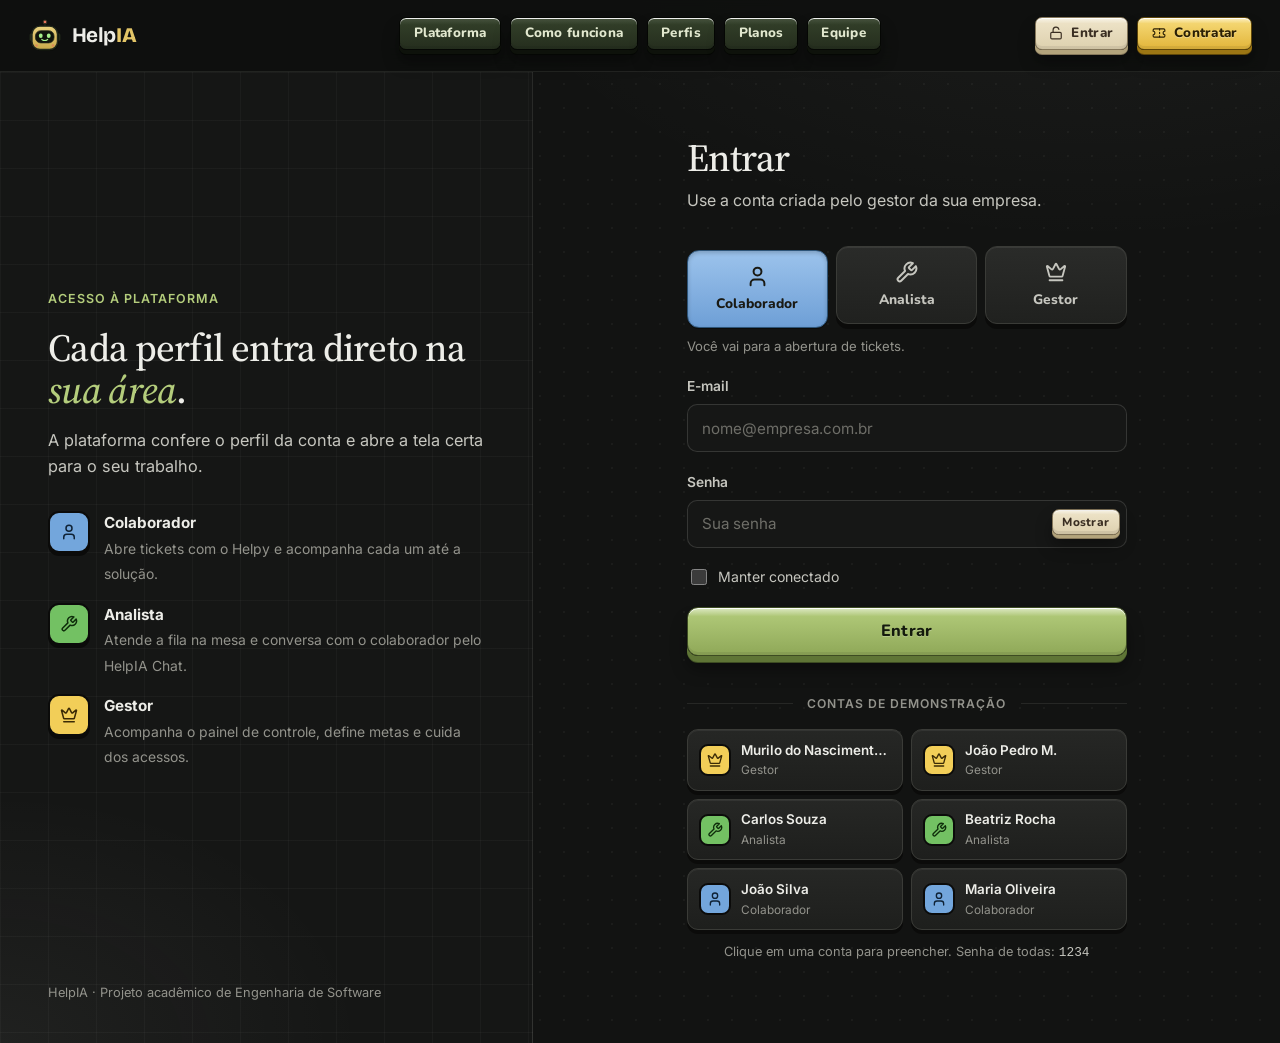
<file: frontend/historico.html>
<!DOCTYPE html>
<html lang="pt-BR">
<head>
  <meta charset="UTF-8" />
  <meta name="viewport" content="width=device-width, initial-scale=1.0" />
  <title>HelpIA — Histórico de Tickets</title>
  <link rel="icon" type="image/svg+xml" href="assets/logo.svg" />
  <link rel="preconnect" href="https://fonts.googleapis.com" />
  <link rel="preconnect" href="https://fonts.gstatic.com" crossorigin />
  <link rel="stylesheet" href="https://fonts.googleapis.com/css2?family=Bricolage+Grotesque:opsz,wght@12..96,500;12..96,600;12..96,700;12..96,800&family=Nunito:wght@400;500;600;700;800&display=swap" />
  <link rel="stylesheet" href="css/base.css" />
  <link rel="stylesheet" href="css/simbolos.css" />
  <link rel="stylesheet" href="css/icones.css" />
  <link rel="stylesheet" href="css/helpy.css" />
  <link rel="stylesheet" href="css/painel.css" />
  <link rel="stylesheet" href="css/mesa.css" />
  <link rel="stylesheet" href="css/paginas.css" />
  <link rel="stylesheet" href="css/teclas.css" />
  <link rel="stylesheet" href="css/papelaria.css" />
  <link rel="stylesheet" href="css/cracha.css" />
  <link rel="stylesheet" href="css/conta.css" />
  <link rel="stylesheet" href="css/celular.css" />
</head>
<body class="tela-mesa tela-pagina tela-historico">

  <header class="mesa-topo">
    <a href="index.html" class="brand" data-inicio><img src="assets/logo.svg" alt="" /><span class="brand-nome">Help<b>IA</b></span></a>
    <div class="topbar-acoes">
      <div class="usuario-menu">
        <span class="usuario-avatar" data-usuario-iniciais aria-hidden="true"></span>
        <span class="usuario-info"><strong data-usuario-nome></strong><span data-usuario-perfil></span></span>
        <button type="button" class="btn-sair" data-acao="sair">Sair</button>
      </div>
    </div>
  </header>

  <main class="mesa pagina-cheia">
    <header class="area-topo centro-topo">
      <h2 id="tituloPagina"><i class="ic ic-arquivo" aria-hidden="true"></i> Histórico de Tickets <span class="contador" id="contador">0</span></h2>
      <span class="pagina-sub" id="subtitulo"></span>
    </header>
    <section class="tampo pagina-tampo" aria-labelledby="tituloPagina">
      <div class="filtros-barra">
        <label class="busca-campo"><i class="ic ic-olho" aria-hidden="true"></i>
          <input id="busca" class="input" type="search" placeholder="Buscar por #ID, pessoa ou problema…" autocomplete="off" /></label>
        <select id="filtroAnalista" class="input" aria-label="Filtrar por analista"></select>
        <select id="filtroSolicitante" class="input" aria-label="Filtrar por colaborador"></select>
        <select id="filtroProblema" class="input" aria-label="Filtrar por problema"></select>
        <div class="acao-lado acao-dir">
          <button type="button" class="btn key--red" id="limparHistorico" hidden><i class="ic ic-x" aria-hidden="true"></i> Limpar histórico</button>
        </div>
      </div>
      <div class="grade-rolagem"><ul class="lista-tickets desktop-tickets" id="lista"></ul></div>
    </section>
  </main>

  <dialog class="modal modal-confirmar" id="modalLimpar">
    <form method="dialog" class="modal-conteudo">
      <header class="modal-topo"><h2>Limpar o histórico?</h2>
        <button type="submit" value="cancelar" class="btn btn-ghost btn-sm" aria-label="Fechar"><i class="ic ic-x" aria-hidden="true"></i></button></header>
      <p id="textoLimpar"></p>
      <p class="aviso aviso-erro" id="erroLimpar" hidden></p>
      <div class="modal-acoes">
        <button type="submit" value="cancelar" class="btn">Manter</button>
        <button type="button" class="btn key--red" id="confirmarLimpar"><i class="ic ic-x" aria-hidden="true"></i> Limpar</button>
      </div>
    </form>
  </dialog>

  <p class="aviso-offline aviso-flutuante" id="avisoOffline" hidden></p>

  <script src="js/catalogo.js"></script>
  <script src="js/simulador.js"></script>
  <script src="js/sessao.js"></script>
  <script src="js/conta.js"></script>
  <script src="js/navegacao.js"></script>
  <script src="js/api.js"></script>
  <script src="js/helpy.js"></script>
  <script src="js/ticket-ui.js"></script>
  <script src="js/historico.js"></script>
</body>
</html>
</file>
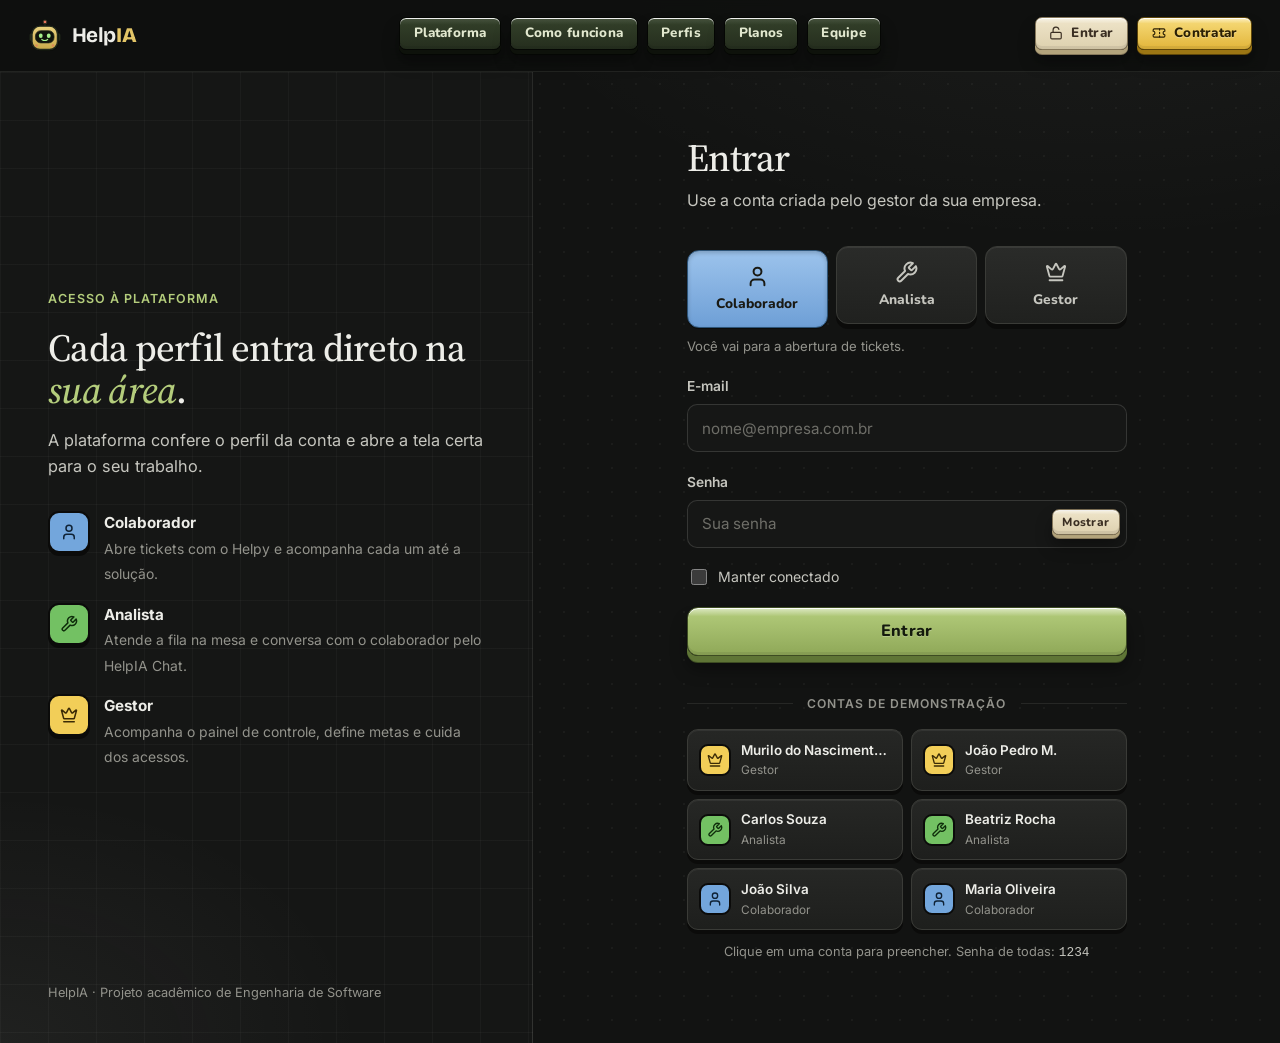
<file: frontend/login.html>
<!DOCTYPE html>
<html lang="pt-BR">
<head>
  <meta charset="UTF-8" />
  <meta name="viewport" content="width=device-width, initial-scale=1.0" />
  <title>HelpIA — Entrar</title>
  <link rel="icon" type="image/svg+xml" href="assets/logo.svg" />
  <link rel="preconnect" href="https://fonts.googleapis.com" />
  <link rel="preconnect" href="https://fonts.gstatic.com" crossorigin />
  <link rel="stylesheet" href="https://fonts.googleapis.com/css2?family=Bricolage+Grotesque:opsz,wght@12..96,700;12..96,800&family=Inter:wght@400;500;600;700&family=Nunito:wght@700;800&family=Source+Serif+4:ital,opsz,wght@0,8..60,400;0,8..60,500;0,8..60,600;1,8..60,400;1,8..60,500&display=swap" />
  <link rel="stylesheet" href="css/simbolos.css" />
  <link rel="stylesheet" href="css/institucional.css" />
  <link rel="stylesheet" href="css/teclas.css" />
  <link rel="stylesheet" href="css/publico.css" />
</head>
<body class="lp pub-cinza pub-login">
  <header class="topo lp-topo">
    <a href="index.html" class="marca" aria-label="HelpIA — início"><img src="assets/logo.svg" alt="" /><span class="marca-nome">Help<b>IA</b></span></a>
    <nav class="lp-nav" aria-label="Navegação principal">
      <a href="index.html#plataforma" class="key key--sm key--escura">Plataforma</a>
      <a href="index.html#como-funciona" class="key key--sm key--escura">Como funciona</a>
      <a href="index.html#perfis" class="key key--sm key--escura">Perfis</a>
      <a href="index.html#planos" class="key key--sm key--escura">Planos</a>
      <a href="index.html#equipe" class="key key--sm key--escura">Equipe</a>
    </nav>
    <div class="lp-topo-acoes">
      <a href="login.html" class="key key--sm lp-entrar"><i class="ic ic-cadeado-aberto" aria-hidden="true"></i> Entrar</a>
      <a href="contratar.html" class="key key--sm key--mostarda"><i class="ic ic-ticket" aria-hidden="true"></i> Contratar</a>
    </div>
  </header>

  <div class="acesso">
    <aside class="acesso-lado">
      <div class="acesso-lado-meio">
        <span class="sobretitulo">Acesso à plataforma</span>
        <h2>Cada perfil entra direto na <em>sua área</em>.</h2>
        <p>A plataforma confere o perfil da conta e abre a tela certa para o seu trabalho.</p>
        <ul class="acesso-pontos">
          <li><span class="perfil-icone perfil-colaborador"><i class="ic ic-usuario" aria-hidden="true"></i></span>
            <div><strong>Colaborador</strong><span>Abre tickets com o Helpy e acompanha cada um até a solução.</span></div></li>
          <li><span class="perfil-icone perfil-analista"><i class="ic ic-ferramenta" aria-hidden="true"></i></span>
            <div><strong>Analista</strong><span>Atende a fila na mesa e conversa com o colaborador pelo HelpIA Chat.</span></div></li>
          <li><span class="perfil-icone perfil-gestor"><i class="ic ic-coroa" aria-hidden="true"></i></span>
            <div><strong>Gestor</strong><span>Acompanha o painel de controle, define metas e cuida dos acessos.</span></div></li>
        </ul>
      </div>
      <p class="acesso-lado-rodape">HelpIA · Projeto acadêmico de Engenharia de Software</p>
    </aside>

    <main class="acesso-principal">

      <div class="acesso-caixa">
        <h1>Entrar</h1>
        <p class="acesso-sub">Use a conta criada pelo gestor da sua empresa.</p>

        <form class="form" id="formLogin" novalidate>
          <div class="areas" role="radiogroup" aria-label="Entrar como">
            <div class="area area-colaborador">
              <input type="radio" name="perfil" id="perfilColaborador" value="colaborador" checked />
              <label for="perfilColaborador"><i class="ic ic-usuario" aria-hidden="true"></i> Colaborador</label>
            </div>
            <div class="area area-analista">
              <input type="radio" name="perfil" id="perfilAnalista" value="analista" />
              <label for="perfilAnalista"><i class="ic ic-ferramenta" aria-hidden="true"></i> Analista</label>
            </div>
            <div class="area area-gestor">
              <input type="radio" name="perfil" id="perfilGestor" value="gestor" />
              <label for="perfilGestor"><i class="ic ic-coroa" aria-hidden="true"></i> Gestor</label>
            </div>
          </div>
          <p class="area-dica" id="perfilDica">Você vai para a abertura de tickets.</p>

          <label class="campo">
            <span>E-mail</span>
            <input class="entrada" id="email" type="email" autocomplete="username" placeholder="nome@empresa.com.br" required />
          </label>
          <div class="campo">
            <label class="campo-rotulo" for="senha">Senha</label>
            <div class="entrada-com-botao">
              <input class="entrada" id="senha" type="password" autocomplete="current-password" placeholder="Sua senha" required />
              <button type="button" class="ver-senha key key--sm" data-alvo="senha" aria-label="Mostrar senha">Mostrar</button>
            </div>
          </div>

          <div class="linha-entre">
            <label class="checkbox"><input type="checkbox" id="lembrar" /> Manter conectado</label>
          </div>

          <p class="aviso" id="aviso" role="alert" hidden></p>

          <button type="submit" class="key key--lg key--block key--accent" id="botaoEntrar">Entrar</button>
        </form>

        <div class="separador">Contas de demonstração</div>
        <div class="demo-contas">
          <button type="button" class="demo-conta" data-email="murilonb@helpia.com.br" data-perfil="gestor">
            <span class="demo-av perfil-gestor"><i class="ic ic-coroa" aria-hidden="true"></i><img src="https://github.com/Canadensuh.png?size=80" alt="" loading="lazy" referrerpolicy="no-referrer" onerror="this.remove()" /></span>
            <span><strong>Murilo do Nascimento B.</strong><small>Gestor</small></span>
          </button>
          <button type="button" class="demo-conta" data-email="joãopm@helpia.com.br" data-perfil="gestor">
            <span class="demo-av perfil-gestor"><i class="ic ic-coroa" aria-hidden="true"></i><img src="https://github.com/marquess07.png?size=80" alt="" loading="lazy" referrerpolicy="no-referrer" onerror="this.remove()" /></span>
            <span><strong>João Pedro M.</strong><small>Gestor</small></span>
          </button>
          <button type="button" class="demo-conta" data-email="carlos@helpia.com.br" data-perfil="analista">
            <span class="demo-av perfil-analista"><i class="ic ic-ferramenta" aria-hidden="true"></i></span>
            <span><strong>Carlos Souza</strong><small>Analista</small></span>
          </button>
          <button type="button" class="demo-conta" data-email="beatriz@helpia.com.br" data-perfil="analista">
            <span class="demo-av perfil-analista"><i class="ic ic-ferramenta" aria-hidden="true"></i></span>
            <span><strong>Beatriz Rocha</strong><small>Analista</small></span>
          </button>
          <button type="button" class="demo-conta" data-email="joao.silva@helpia.com.br" data-perfil="colaborador">
            <span class="demo-av perfil-colaborador"><i class="ic ic-usuario" aria-hidden="true"></i></span>
            <span><strong>João Silva</strong><small>Colaborador</small></span>
          </button>
          <button type="button" class="demo-conta" data-email="maria@helpia.com.br" data-perfil="colaborador">
            <span class="demo-av perfil-colaborador"><i class="ic ic-usuario" aria-hidden="true"></i></span>
            <span><strong>Maria Oliveira</strong><small>Colaborador</small></span>
          </button>
        </div>
        <p class="demo-nota">Clique em uma conta para preencher. Senha de todas: <code>1234</code></p>
      </div>
    </main>
  </div>

  <script src="js/catalogo.js"></script>
  <script src="js/simulador.js"></script>
  <script src="js/sessao.js"></script>
  <script src="js/api.js"></script>
  <script src="js/login.js"></script>
</body>
</html>
</file>
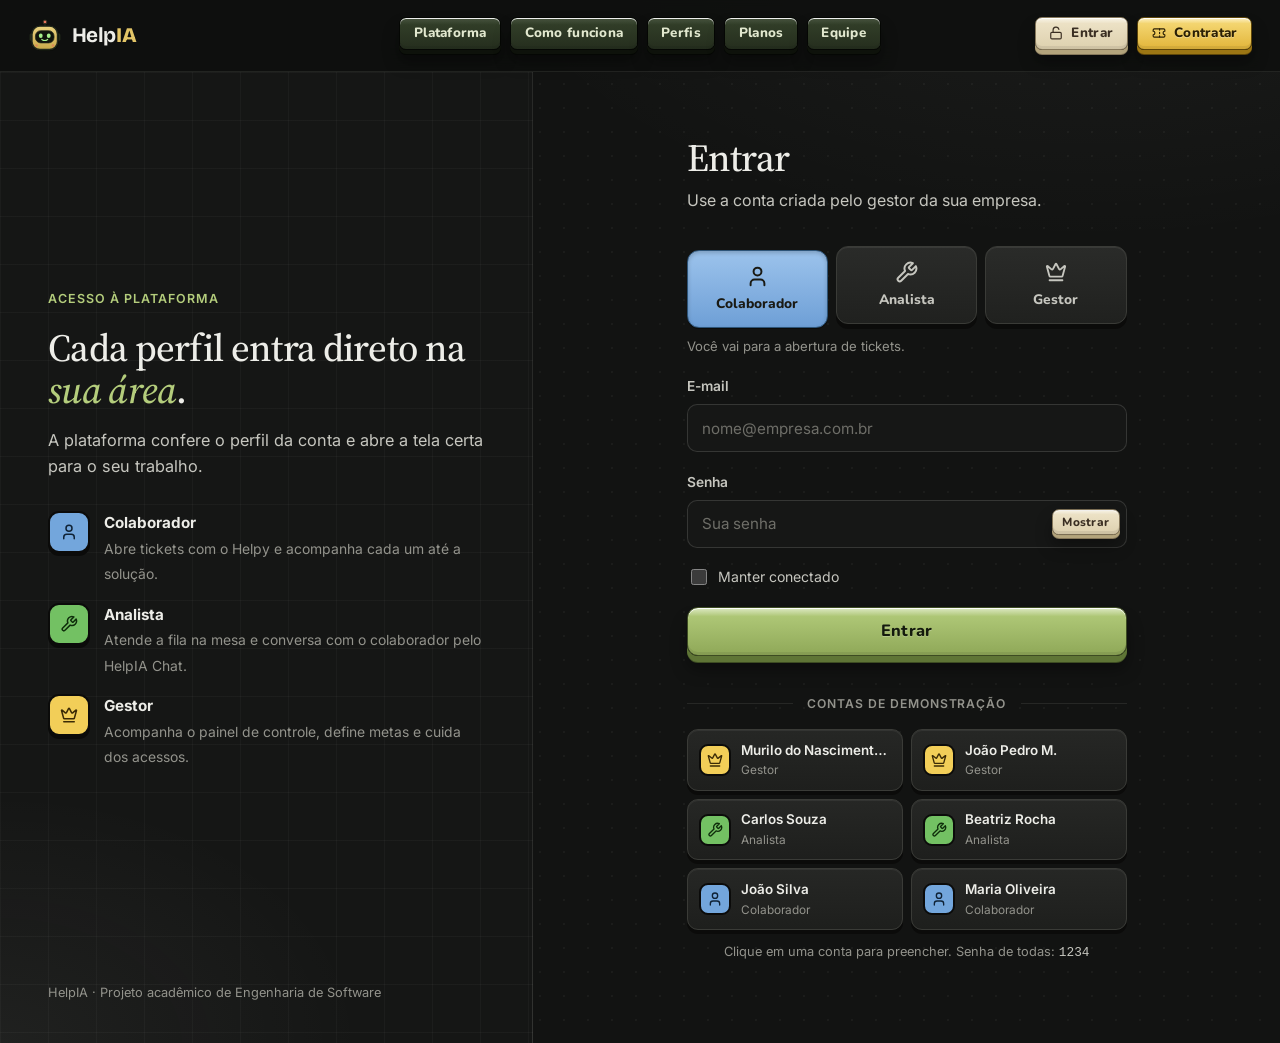
<file: frontend/metas.html>
<!DOCTYPE html>
<html lang="pt-BR">
<head>
  <meta charset="UTF-8" />
  <meta name="viewport" content="width=device-width, initial-scale=1.0" />
  <title>HelpIA — Metas</title>
  <link rel="icon" type="image/svg+xml" href="assets/logo.svg" />
  <link rel="preconnect" href="https://fonts.googleapis.com" />
  <link rel="preconnect" href="https://fonts.gstatic.com" crossorigin />
  <link rel="stylesheet" href="https://fonts.googleapis.com/css2?family=Bricolage+Grotesque:opsz,wght@12..96,500;12..96,600;12..96,700;12..96,800&family=Nunito:wght@400;500;600;700;800&display=swap" />
  <link rel="stylesheet" href="css/base.css" />
  <link rel="stylesheet" href="css/simbolos.css" />
  <link rel="stylesheet" href="css/icones.css" />
  <link rel="stylesheet" href="css/helpy.css" />
  <link rel="stylesheet" href="css/painel.css" />
  <link rel="stylesheet" href="css/mesa.css" />
  <link rel="stylesheet" href="css/paginas.css" />
  <link rel="stylesheet" href="css/teclas.css" />
  <link rel="stylesheet" href="css/papelaria.css" />
  <link rel="stylesheet" href="css/cracha.css" />
  <link rel="stylesheet" href="css/conta.css" />
  <link rel="stylesheet" href="css/celular.css" />
</head>
<body class="tela-mesa tela-pagina tela-metas">

  <header class="mesa-topo">
    <a href="index.html" class="brand" data-inicio><img src="assets/logo.svg" alt="" /><span class="brand-nome">Help<b>IA</b></span></a>
    <div class="topbar-acoes">
      <div class="usuario-menu">
        <span class="usuario-avatar" data-usuario-iniciais aria-hidden="true"></span>
        <span class="usuario-info"><strong data-usuario-nome></strong><span data-usuario-perfil></span></span>
        <button type="button" class="btn-sair" data-acao="sair">Sair</button>
      </div>
    </div>
  </header>

  <main class="mesa pagina-cheia">
    <header class="area-topo centro-topo">
      <h2 id="tituloPagina"><i class="ic ic-alvo" aria-hidden="true"></i> Metas</h2>
      <span class="pagina-sub" id="subtitulo"></span>
    </header>
    <section class="tampo pagina-tampo" aria-labelledby="tituloPagina">
      <div class="grade-rolagem">
        <div class="metas-grade" id="metas"></div>
      </div>
    </section>
  </main>

  <p class="aviso-offline aviso-flutuante" id="avisoOffline" hidden></p>

  <script src="js/catalogo.js"></script>
  <script src="js/simulador.js"></script>
  <script src="js/sessao.js"></script>
  <script src="js/conta.js"></script>
  <script src="js/navegacao.js"></script>
  <script src="js/api.js"></script>
  <script src="js/helpy.js"></script>
  <script src="js/ticket-ui.js"></script>
  <script src="js/mural.js"></script>
  <script src="js/metas.js"></script>
</body>
</html>
</file>
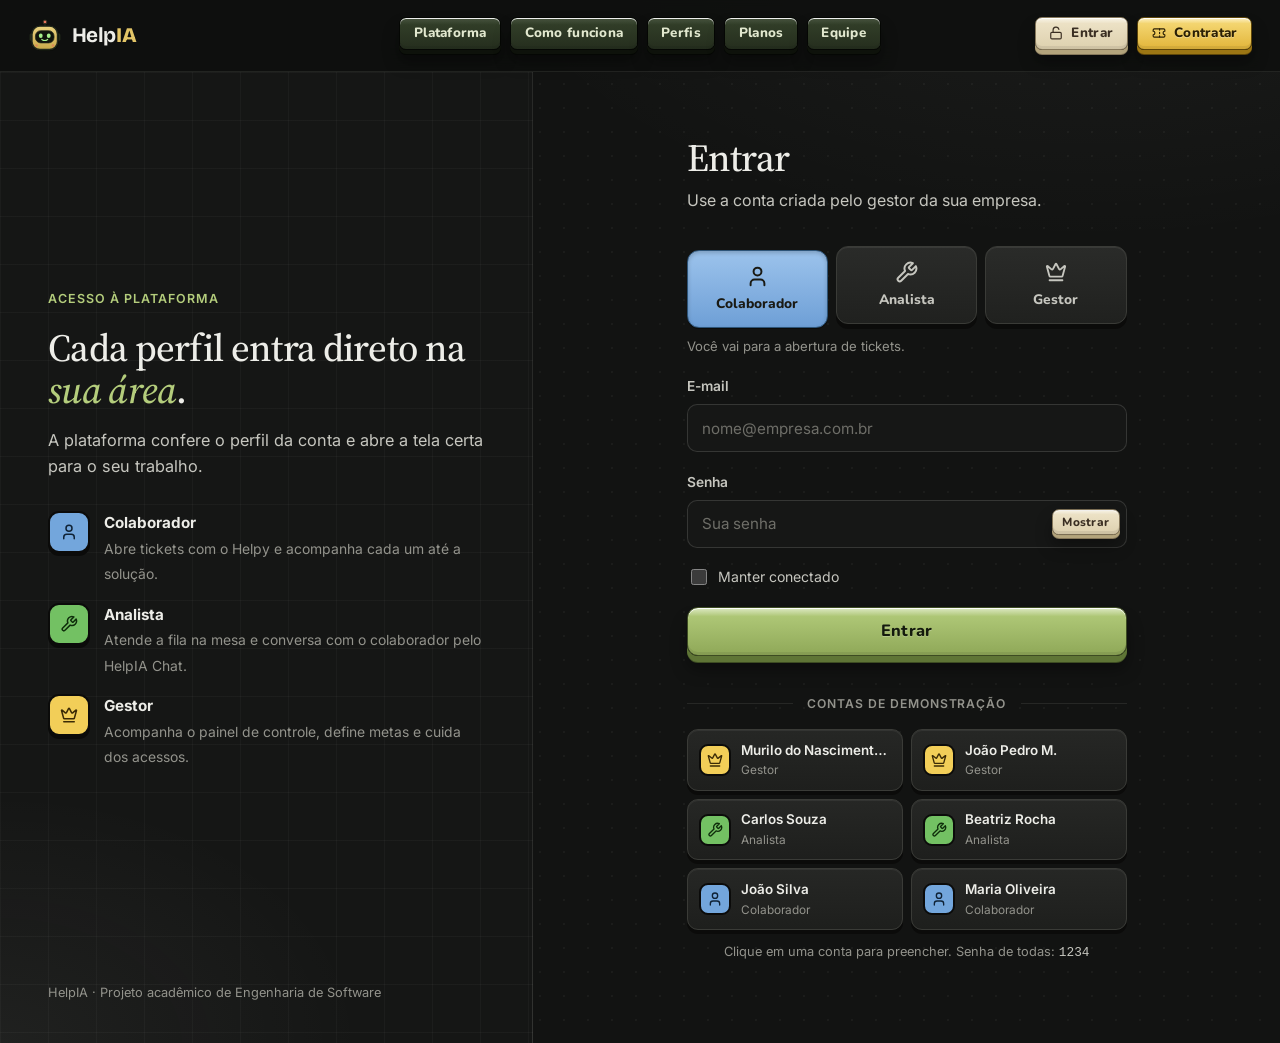
<file: frontend/painel.html>
<!DOCTYPE html>
<html lang="pt-BR">
<head>
  <meta charset="UTF-8" />
  <meta name="viewport" content="width=device-width, initial-scale=1.0" />
  <title>HelpIA — Mesa do analista</title>
  <link rel="icon" type="image/svg+xml" href="assets/logo.svg" />
  <link rel="preconnect" href="https://fonts.googleapis.com" />
  <link rel="preconnect" href="https://fonts.gstatic.com" crossorigin />
  <link rel="stylesheet" href="https://fonts.googleapis.com/css2?family=Bricolage+Grotesque:opsz,wght@12..96,500;12..96,600;12..96,700;12..96,800&family=Nunito:wght@400;500;600;700;800&display=swap" />
  <link rel="stylesheet" href="css/base.css" />
  <link rel="stylesheet" href="css/simbolos.css" />
  <link rel="stylesheet" href="css/icones.css" />
  <link rel="stylesheet" href="css/helpy.css" />
  <link rel="stylesheet" href="css/painel.css" />
  <link rel="stylesheet" href="css/mesa.css" />
  <link rel="stylesheet" href="css/paginas.css" />
  <link rel="stylesheet" href="css/teclas.css" />
  <link rel="stylesheet" href="css/papelaria.css" />
  <link rel="stylesheet" href="css/cracha.css" />
  <link rel="stylesheet" href="css/conta.css" />
  <link rel="stylesheet" href="css/celular.css" />
</head>
<body class="tela-mesa tela-analista tela-retratil">

  <header class="mesa-topo">
    <a href="painel.html" class="brand"><img src="assets/logo.svg" alt="" /><span class="brand-nome">Help<b>IA</b></span></a>
    <div class="topbar-acoes">
      <div class="usuario-menu">
        <span class="usuario-avatar" data-usuario-iniciais aria-hidden="true"></span>
        <span class="usuario-info"><strong data-usuario-nome></strong><span data-usuario-perfil></span></span>
        <button type="button" class="btn-sair" data-acao="sair">Sair</button>
      </div>
    </div>
  </header>

  <main class="mesa">
    <!-- Esquerda: bandeja de entrada (tickets chegando). Começa recolhida: só a alça -->
    <section class="bandeja coluna-retratil" aria-labelledby="tituloBandeja">
      <button type="button" class="coluna-alca" id="alcaBandeja" data-alternar-coluna aria-expanded="false" aria-controls="painelBandeja" title="Abrir a bandeja de entrada">
        <span class="alca-seta" aria-hidden="true">›</span>
        <i class="ic ic-entrada" aria-hidden="true"></i>
        <span class="alca-rotulo">Bandeja de entrada</span>
        <span class="contador" id="contadorAlca">0</span>
      </button>
      <header class="area-topo">
        <h2 id="tituloBandeja"><i class="ic ic-entrada" aria-hidden="true"></i> Bandeja de entrada <span class="contador" id="contadorBandeja">0</span></h2>
        <a class="btn btn-sm btn-ver-tudo" href="tickets.html" title="Ver todos os tickets em aberto em tela cheia"><i class="ic ic-janela" aria-hidden="true"></i> Exibir tudo</a>
        <button type="button" class="btn btn-sm btn-recolher" data-alternar-coluna aria-label="Recolher a bandeja" title="Recolher a bandeja">‹</button>
      </header>
      <div class="bandeja-fundo" id="painelBandeja">
        <ul class="lista-tickets" id="listaEntrada"></ul>
      </div>
    </section>

    <!-- Centro: título FORA da mesa; dentro, só os botões e os tickets assumidos -->
    <section class="centro" aria-labelledby="tituloTampo">
      <header class="area-topo centro-topo">
        <h2 id="tituloTampo"><i class="ic ic-pastas" aria-hidden="true"></i> Minha mesa <span class="contador" id="contadorMesa">0</span></h2>
        <span class="dica-arrastar">Segure um ticket da bandeja e arraste até a mesa, ou clique em “Assumir”</span>
      </header>
      <div class="tampo" id="tampo">
        <div class="desktop-acao">
          <div class="acao-lado"></div>
          <div class="acao-lado acao-dir">
            <button type="button" class="btn btn-arquivo" id="arquivo" title="Atendimentos já carimbados">
              <i class="ic ic-arquivo" aria-hidden="true"></i> Arquivo <span class="excluir-qtd arquivo-qtd" id="contadorArquivo">0</span>
            </button>
          </div>
        </div>
        <ul class="lista-tickets desktop-tickets" id="listaMesa"></ul>
        <div class="colegas" id="colegas" hidden>
          <span>Com outros analistas:</span>
          <div class="colegas-lista" id="listaColegas"></div>
        </div>
      </div>
    </section>

    <!-- Direita: placar (score) no alto e, embaixo, o escritoriozinho do Helpy -->
    <aside class="lateral">
      <div class="score" aria-label="Seu placar de hoje">
        <span class="score-titulo">Score</span>
        <div class="score-item"><span class="score-valor" id="placarFila">0</span><span class="score-rotulo">na bandeja</span></div>
        <div class="score-item"><span class="score-valor" id="placarMaos">0</span><span class="score-rotulo">na mesa</span></div>
        <div class="score-item score-destaque"><span class="score-valor" id="placarHoje">0</span><span class="score-rotulo">resolvidos hoje</span></div>
      </div>

      <div class="helpy-mesa" id="helpyRaiz">
        <div class="helpy-feed helpy-balao" id="helpyFeed" role="log" aria-live="polite"></div>
        <div class="escritorio">
          <div class="escritorio-parede">
            <!-- Post-it da meta do dia: clique para mudar -->
            <button type="button" class="quadro-aviso quadro-meta" id="placarMeta" title="Meta definida pelo gestor (clique para ver as metas)">
              Meta de hoje:<br><strong id="postItMeta">5 tickets</strong><br><span id="metaTexto">0/5</span>
            </button>
          </div>
          <div id="helpyAvatar"></div>
          <div class="escritorio-mesinha" aria-hidden="true">
            <div class="caneca"><span class="vapor"></span><span class="vapor"></span><span class="vapor"></span></div>
          </div>
          <button type="button" class="btn-config" id="botaoConfig" aria-label="Configurações do Helpy" aria-expanded="false" aria-controls="painelConfig" title="Configurações do Helpy">
            <svg viewBox="0 0 24 24" fill="none" stroke="currentColor" stroke-width="2" stroke-linecap="round" stroke-linejoin="round" aria-hidden="true"><circle cx="12" cy="12" r="3"/><path d="M19.4 15a1.65 1.65 0 0 0 .33 1.82l.06.06a2 2 0 1 1-2.83 2.83l-.06-.06a1.65 1.65 0 0 0-1.82-.33 1.65 1.65 0 0 0-1 1.51V21a2 2 0 0 1-4 0v-.09A1.65 1.65 0 0 0 9 19.4a1.65 1.65 0 0 0-1.82.33l-.06.06a2 2 0 1 1-2.83-2.83l.06-.06A1.65 1.65 0 0 0 4.68 15a1.65 1.65 0 0 0-1.51-1H3a2 2 0 0 1 0-4h.09A1.65 1.65 0 0 0 4.6 9a1.65 1.65 0 0 0-.33-1.82l-.06-.06a2 2 0 1 1 2.83-2.83l.06.06A1.65 1.65 0 0 0 9 4.68a1.65 1.65 0 0 0 1-1.51V3a2 2 0 0 1 4 0v.09a1.65 1.65 0 0 0 1 1.51 1.65 1.65 0 0 0 1.82-.33l.06-.06a2 2 0 1 1 2.83 2.83l-.06.06A1.65 1.65 0 0 0 19.4 9a1.65 1.65 0 0 0 1.51 1H21a2 2 0 0 1 0 4h-.09a1.65 1.65 0 0 0-1.51 1z"/></svg>
          </button>
        </div>
        <div class="painel-config" id="painelConfig" role="dialog" aria-label="Configurações do Helpy" hidden>
          <strong>Configurações do Helpy</strong>
          <label class="config-opcao">
            <input type="checkbox" id="configFoco" />
            <span class="config-caixa" aria-hidden="true"><i class="ic ic-check" aria-hidden="true"></i></span>
            <span>Focar no Helpy quando ele lembrar de um caso <small>Desfoca o resto da tela por 3 segundos. Desmarcado, ele continua avisando sem desfocar.</small></span>
          </label>
        </div>
      </div>
    </aside>
  </main>

  <!-- Modal: nota do colaborador -->
  <dialog class="modal" id="modalNota">
    <div class="modal-conteudo" id="conteudoNota"></div>
  </dialog>

  <!-- Modal: carimbar e finalizar -->
  <dialog class="modal modal-carimbo" id="modalCarimbo">
    <form method="dialog" class="modal-conteudo" id="formCarimbo">
      <header class="modal-topo">
        <h2>Carimbar e finalizar</h2>
        <button type="submit" value="cancelar" class="btn btn-ghost btn-sm" formnovalidate aria-label="Fechar"><i class="ic ic-x" aria-hidden="true"></i></button>
      </header>
      <div class="carimbo-ticket" id="carimboTicket"></div>
      <label class="campo">
        Nota de resolução <span class="campo-ajuda">Fica no arquivo e ajuda o próximo analista com o mesmo problema.</span>
        <textarea id="notaResolucao" rows="4" maxlength="1000" placeholder="Ex.: Era só desconectar o cabo de rede e conectar novamente."></textarea>
      </label>
      <p class="aviso aviso-erro" id="erroCarimbo" hidden></p>
      <div class="modal-acoes">
        <button type="submit" value="cancelar" class="btn btn-ghost" formnovalidate>Cancelar</button>
        <button type="button" class="btn btn-primary btn-lg" id="botaoCarimbar"><i class="ic ic-carimbo" aria-hidden="true"></i> Carimbar RESOLVIDO</button>
      </div>
    </form>
  </dialog>

  <!-- Gaveta: arquivo -->
  <div class="gaveta-fundo" id="gavetaFundo" hidden></div>
  <aside class="gaveta" id="gavetaArquivo" aria-label="Arquivo de atendimentos" aria-hidden="true">
    <header class="gaveta-topo">
      <h2><i class="ic ic-arquivo" aria-hidden="true"></i> Arquivo de atendimentos</h2>
      <button type="button" class="btn btn-ghost btn-sm" id="fecharArquivo" aria-label="Fechar"><i class="ic ic-x" aria-hidden="true"></i></button>
    </header>
    <div class="gaveta-busca">
      <input class="input" id="buscaArquivo" type="search" placeholder="Buscar por colaborador, máquina, problema ou nota…" />
    </div>
    <ul class="lista-arquivo" id="listaArquivo"></ul>
  </aside>

  <!-- Véu do foco no Helpy -->
  <div class="foco-veu" id="focoVeu" aria-hidden="true"></div>

  <p class="aviso-offline aviso-flutuante" id="avisoOffline" hidden></p>

  <script src="js/catalogo.js"></script>
  <script src="js/simulador.js"></script>
  <script src="js/sessao.js"></script>
  <script src="js/conta.js"></script>
  <script src="js/navegacao.js"></script>
  <script src="js/api.js"></script>
  <script src="js/helpy.js"></script>
  <script src="js/ticket-ui.js"></script>
  <script src="js/arrastar.js"></script>
  <script src="js/escritorio.js"></script>
  <script src="js/painel.js"></script>
</body>
</html>
</file>
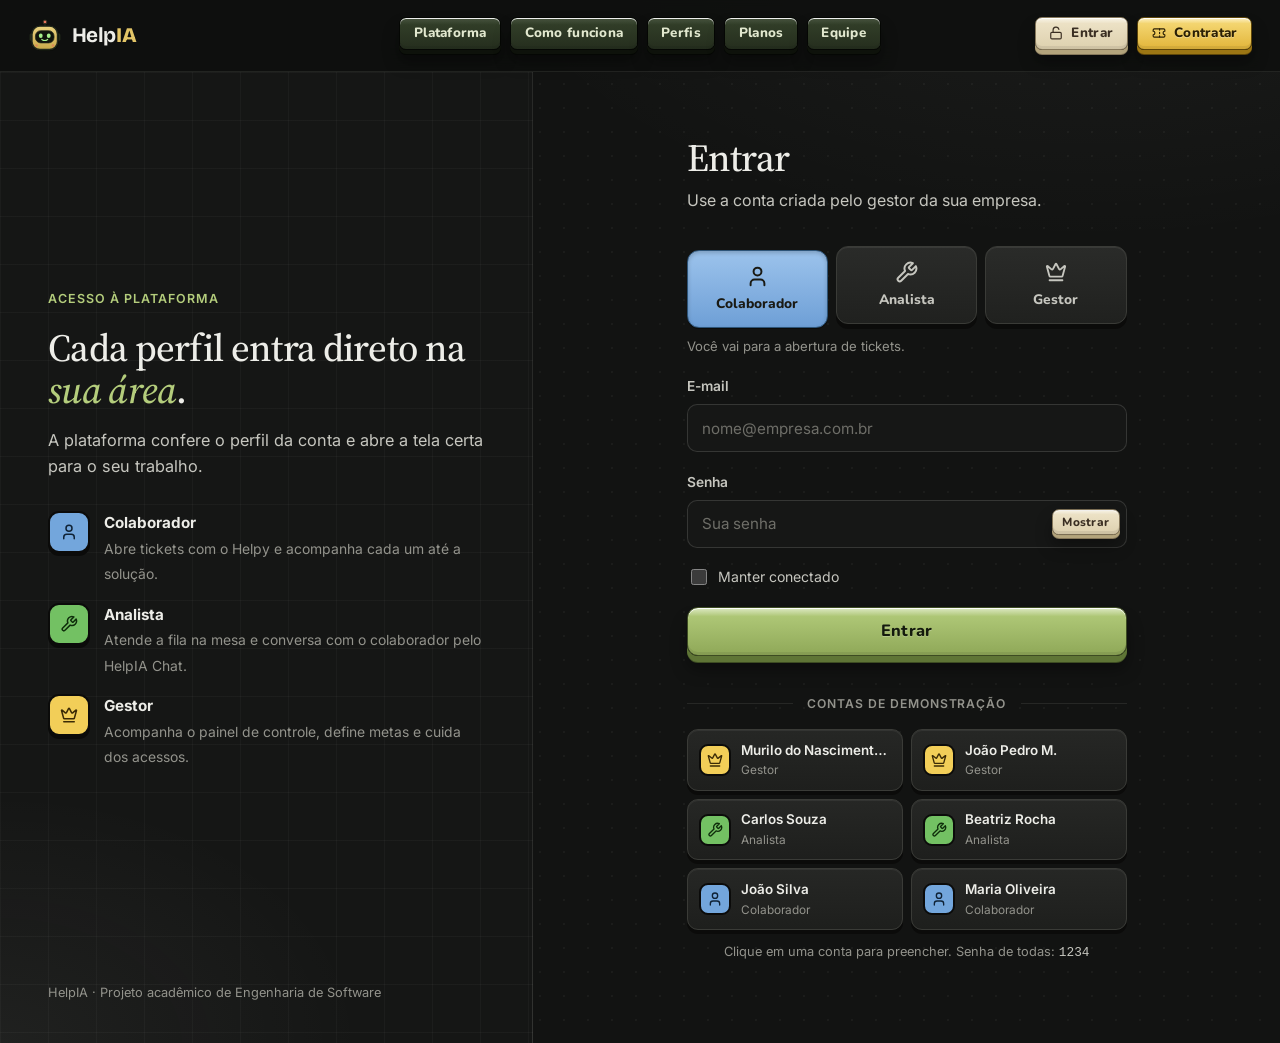
<file: frontend/tickets.html>
<!DOCTYPE html>
<html lang="pt-BR">
<head>
  <meta charset="UTF-8" />
  <meta name="viewport" content="width=device-width, initial-scale=1.0" />
  <title>HelpIA — Tickets em Aberto</title>
  <link rel="icon" type="image/svg+xml" href="assets/logo.svg" />
  <link rel="preconnect" href="https://fonts.googleapis.com" />
  <link rel="preconnect" href="https://fonts.gstatic.com" crossorigin />
  <link rel="stylesheet" href="https://fonts.googleapis.com/css2?family=Bricolage+Grotesque:opsz,wght@12..96,500;12..96,600;12..96,700;12..96,800&family=Nunito:wght@400;500;600;700;800&display=swap" />
  <link rel="stylesheet" href="css/base.css" />
  <link rel="stylesheet" href="css/simbolos.css" />
  <link rel="stylesheet" href="css/icones.css" />
  <link rel="stylesheet" href="css/helpy.css" />
  <link rel="stylesheet" href="css/painel.css" />
  <link rel="stylesheet" href="css/mesa.css" />
  <link rel="stylesheet" href="css/paginas.css" />
  <link rel="stylesheet" href="css/teclas.css" />
  <link rel="stylesheet" href="css/papelaria.css" />
  <link rel="stylesheet" href="css/cracha.css" />
  <link rel="stylesheet" href="css/conta.css" />
  <link rel="stylesheet" href="css/celular.css" />
</head>
<body class="tela-mesa tela-pagina tela-abertos">

  <header class="mesa-topo">
    <a href="index.html" class="brand" data-inicio><img src="assets/logo.svg" alt="" /><span class="brand-nome">Help<b>IA</b></span></a>
    <div class="topbar-acoes">
      <div class="usuario-menu">
        <span class="usuario-avatar" data-usuario-iniciais aria-hidden="true"></span>
        <span class="usuario-info"><strong data-usuario-nome></strong><span data-usuario-perfil></span></span>
        <button type="button" class="btn-sair" data-acao="sair">Sair</button>
      </div>
    </div>
  </header>

  <main class="mesa pagina-cheia">
    <header class="area-topo centro-topo">
      <h2 id="tituloPagina"><i class="ic ic-entrada" aria-hidden="true"></i> Tickets em Aberto <span class="contador" id="contador">0</span></h2>
      <span class="pagina-sub" id="subtitulo"></span>
    </header>
    <section class="tampo pagina-tampo" aria-labelledby="tituloPagina">
      <div class="filtros-barra">
        <label class="busca-campo"><i class="ic ic-olho" aria-hidden="true"></i>
          <input id="busca" class="input" type="search" placeholder="Buscar por #ID, colaborador ou problema…" autocomplete="off" /></label>
        <div class="filtros" role="group" aria-label="Prioridade" id="filtroPrioridade">
          <button type="button" class="filtro ativo" data-prioridade="">Todas</button>
          <button type="button" class="filtro pri-chip pri-alta" data-prioridade="alta"><i class="cor"></i>Alta</button>
          <button type="button" class="filtro pri-chip pri-media" data-prioridade="media"><i class="cor"></i>Média</button>
          <button type="button" class="filtro pri-chip pri-normal" data-prioridade="normal"><i class="cor"></i>Normal</button>
          <button type="button" class="filtro pri-chip pri-baixa" data-prioridade="baixa"><i class="cor"></i>Baixa</button>
        </div>
        <select id="filtroTipo" class="input" aria-label="Filtrar por tipo"></select>
        <select id="filtroStatus" class="input" aria-label="Filtrar por situação">
          <option value="">Na fila e em atendimento</option>
          <option value="Aguardando">Só na fila</option>
          <option value="Em atendimento">Só em atendimento</option>
        </select>
        <select id="filtroAnalista" class="input" aria-label="Filtrar por analista"></select>
        <span class="resumo-filtro" id="resumo"></span>
      </div>
      <div class="grade-rolagem"><ul class="lista-tickets desktop-tickets" id="lista"></ul></div>
    </section>
  </main>

  <p class="aviso-offline aviso-flutuante" id="avisoOffline" hidden></p>

  <script src="js/catalogo.js"></script>
  <script src="js/simulador.js"></script>
  <script src="js/sessao.js"></script>
  <script src="js/conta.js"></script>
  <script src="js/navegacao.js"></script>
  <script src="js/api.js"></script>
  <script src="js/helpy.js"></script>
  <script src="js/ticket-ui.js"></script>
  <script src="js/abertos.js"></script>
</body>
</html>
</file>
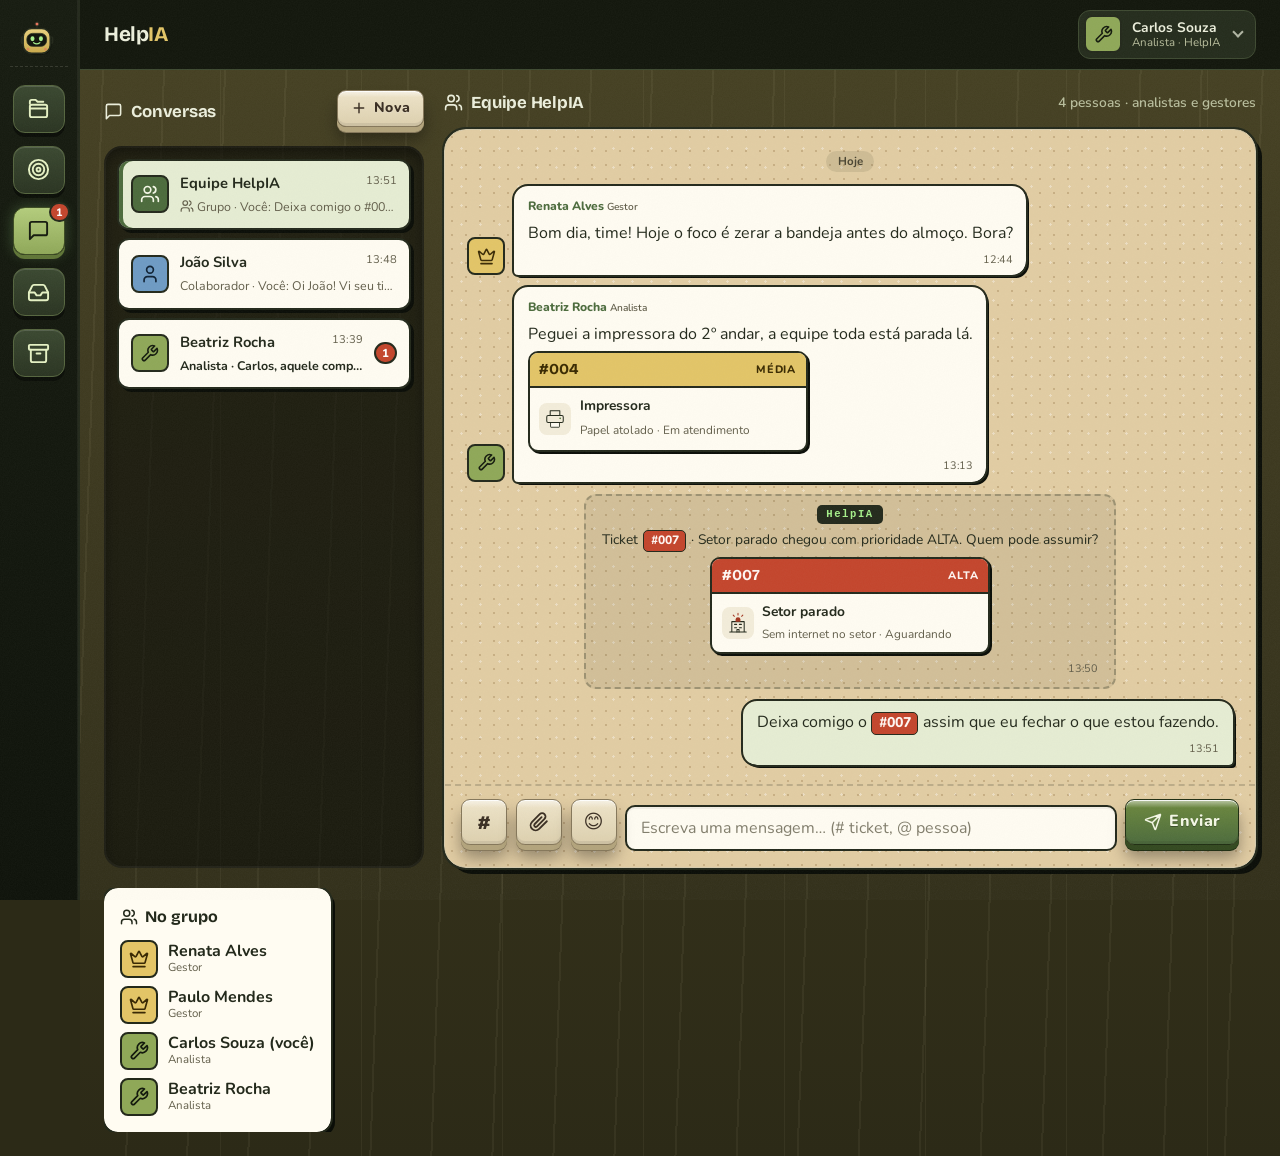
<file: frontend/vitrine-chat.html>
<!DOCTYPE html>
<html lang="pt-BR" class="perfil-analista">
<head>
  <meta charset="UTF-8" />
  <meta name="viewport" content="width=1440" />
  <title>HelpIA Chat · vitrine</title>
  <!--
    Vitrine da página inicial: a tela real do HelpIA Chat (conversas.html),
    com os mesmos CSS da aplicação e pessoas fictícias. Sem login e sem
    dados: é só a "foto" da tela. A página inicial manda o progresso da
    rolagem (postMessage) e as mensagens vão chegando como no chat de verdade.
  -->
  <link rel="icon" type="image/svg+xml" href="assets/logo.svg" />
  <link rel="preconnect" href="https://fonts.googleapis.com" />
  <link rel="preconnect" href="https://fonts.gstatic.com" crossorigin />
  <link rel="stylesheet" href="https://fonts.googleapis.com/css2?family=Bricolage+Grotesque:opsz,wght@12..96,500;12..96,600;12..96,700;12..96,800&family=Nunito:wght@400;500;600;700;800&display=swap" />
  <link rel="stylesheet" href="css/base.css" />
  <link rel="stylesheet" href="css/simbolos.css" />
  <link rel="stylesheet" href="css/icones.css" />
  <link rel="stylesheet" href="css/helpy.css" />
  <link rel="stylesheet" href="css/painel.css" />
  <link rel="stylesheet" href="css/mesa.css" />
  <link rel="stylesheet" href="css/paginas.css" />
  <link rel="stylesheet" href="css/teclas.css" />
  <link rel="stylesheet" href="css/papelaria.css" />
  <link rel="stylesheet" href="css/conta.css" />
  <style>
    html, body { overflow: hidden; }
    body * { cursor: default !important; }
    .vitrine-oculta { display: none !important; }
    .vitrine-chegou { animation: vitrine-chega .45s cubic-bezier(.2, .9, .3, 1.2) both; }
    @keyframes vitrine-chega { from { opacity: 0; transform: translateY(18px) scale(.97); } }
    .conv-badge.vitrine-oculta { display: none; }
  </style>
</head>
<body class="tela-mesa tela-pagina tela-conversas com-trilho">
<nav class="trilho" aria-label="Navegação do HelpIA">
      <a class="trilho-marca"><img src="assets/logo.svg" alt="" /><span class="trilho-rotulo">Help<b>IA</b></span></a>
      <ul>
        <li><a class="trilho-item " title="Minha Mesa">
            <span class="trilho-ico"><i class="ic ic-pastas" aria-hidden="true"></i></span>
            <span class="trilho-rotulo"><strong>Minha Mesa</strong><small>Bandeja e tickets em atendimento</small></span>
          </a></li><li><a class="trilho-item " title="Metas">
            <span class="trilho-ico"><i class="ic ic-alvo" aria-hidden="true"></i></span>
            <span class="trilho-rotulo"><strong>Metas</strong><small>Metas definidas pelo gestor</small></span>
          </a></li><li><a class="trilho-item ativo" aria-current="page" title="HelpIA Chat">
            <span class="trilho-ico"><i class="ic ic-chat" aria-hidden="true"></i><span class="trilho-badge" data-badge-chat="">1</span></span>
            <span class="trilho-rotulo"><strong>HelpIA Chat</strong><small>Grupo da equipe e colaboradores</small></span>
          </a></li><li><a class="trilho-item " title="Tickets em Aberto">
            <span class="trilho-ico"><i class="ic ic-entrada" aria-hidden="true"></i></span>
            <span class="trilho-rotulo"><strong>Tickets em Aberto</strong><small>Todos os tickets pendentes</small></span>
          </a></li><li><a class="trilho-item " title="Histórico de Tickets">
            <span class="trilho-ico"><i class="ic ic-arquivo" aria-hidden="true"></i></span>
            <span class="trilho-rotulo"><strong>Histórico de Tickets</strong><small>Tickets que você atendeu</small></span>
          </a></li>
      </ul></nav>
  <header class="mesa-topo">
    <a class="brand" data-inicio=""><img src="assets/logo.svg" alt=""><span class="brand-nome">Help<b>IA</b></span></a>
    <div class="topbar-acoes">
      <div class="usuario-menu"><span class="conta-botao"><span class="usuario-avatar avatar perfil-analista" data-usuario-iniciais="" aria-hidden="true"><i class="ic ic-ferramenta av-ico" aria-hidden="true"></i></span><span class="usuario-info"><strong data-usuario-nome="">Carlos Souza</strong><span data-usuario-perfil="">Analista · HelpIA</span></span><span class="conta-seta" aria-hidden="true"></span></span>
      </div>
    </div>
  </header>
  <main class="mesa">
    <section class="bandeja" aria-labelledby="tituloConversas">
      <header class="area-topo">
        <h2 id="tituloConversas"><i class="ic ic-chat" aria-hidden="true"></i> Conversas</h2>
        <button type="button" class="btn btn-sm btn-primary" id="novaConversa"><i class="ic ic-mais" aria-hidden="true"></i> Nova</button>
      </header>
      <div class="bandeja-fundo">
        <ul class="lista-conversas" id="listaConversas">
      <li><button type="button" class="conv ativa " data-conversa="1">
        <span class="conv-avatar conv-grupo"><i class="ic ic-equipe" aria-hidden="true"></i></span>
        <span class="conv-texto">
          <span class="conv-topo"><strong>Equipe HelpIA</strong><time>13:51</time></span>
          <span class="conv-sub"><i class="ic ic-equipe" aria-hidden="true"></i> Grupo · Você: Deixa comigo o #007 assim que eu fechar o que estou fazendo.</span>
        </span>
      </button></li>
      <li><button type="button" class="conv  " data-conversa="3">
        <span class="avatar perfil-colaborador conv-avatar" aria-hidden="true"><i class="ic ic-usuario av-ico" aria-hidden="true"></i></span>
        <span class="conv-texto">
          <span class="conv-topo"><strong>João Silva</strong><time>13:48</time></span>
          <span class="conv-sub">Colaborador · Você: Oi João! Vi seu ticket #006. Enquanto eu não chego aí: o cabo de rede está bem encaixado atrás do computador?</span>
        </span>
      </button></li>
      <li><button type="button" class="conv  nao-lida" data-conversa="2">
        <span class="avatar perfil-analista conv-avatar" aria-hidden="true"><i class="ic ic-ferramenta av-ico" aria-hidden="true"></i></span>
        <span class="conv-texto">
          <span class="conv-topo"><strong>Beatriz Rocha</strong><time>13:39</time></span>
          <span class="conv-sub">Analista · Carlos, aquele computador 043 da Maria voltou a dar problema. Acho que é o estabilizador.</span>
        </span>
        <span class="conv-badge">1</span>
      </button></li></ul>
      </div>
    </section>
    <section class="centro" aria-labelledby="tituloConversa">
      <header class="area-topo centro-topo">
        <h2 id="tituloConversa"><i class="ic ic-equipe" aria-hidden="true"></i> Equipe HelpIA</h2>
        <span class="pagina-sub" id="subConversa">4 pessoas · analistas e gestores</span>
      </header>
      <div class="tampo tampo-chat" id="tampoChat">
        <ol class="mensagens" id="mensagens" aria-live="polite"><li class="msg-dia"><span>hoje</span></li><li class="msg ">
      <span class="avatar perfil-gestor conv-avatar" aria-hidden="true"><i class="ic ic-coroa av-ico" aria-hidden="true"></i></span>
      <div class="msg-balao">
        <span class="msg-autor">Renata Alves <small>Gestor</small></span>
        <p class="">Bom dia, time! Hoje o foco é zerar a bandeja antes do almoço. Bora?</p>
        <time>12:44</time>
      </div></li><li class="msg ">
      <span class="avatar perfil-analista conv-avatar" aria-hidden="true"><i class="ic ic-ferramenta av-ico" aria-hidden="true"></i></span>
      <div class="msg-balao">
        <span class="msg-autor">Beatriz Rocha <small>Analista</small></span>
        <p class="">Peguei a impressora do 2º andar, a equipe toda está parada lá.</p>
        <button type="button" class="msg-ticket pri-media" data-ticket="4">
    <span class="msg-ticket-faixa"><b>#004</b>Média</span>
    <span class="msg-ticket-corpo"><span class="mini-ico"><svg viewBox="0 0 64 64" class="ico ico-impressora" aria-hidden="true">
    <path class="ico-traco" d="M18 24V8h28v16"></path>
    <rect class="ico-papel" x="19" y="34" width="26" height="22" rx="1.5"></rect>
    <rect class="ico-traco ico-corpo-imp" x="8" y="22" width="48" height="20" rx="4"></rect>
    <circle class="ico-led" cx="47" cy="30" r="2.4"></circle></svg></span>
      <span><strong>Impressora</strong><small>Papel atolado · Em atendimento</small></span></span>
  </button>
        <time>13:13</time>
      </div></li><li class="msg msg-sistema"><span class="msg-sistema-selo">HelpIA</span>
        <p>Ticket <button type="button" class="mencao pri-alta" data-ticket="7">#007</button> · Setor parado chegou com prioridade ALTA. Quem pode assumir?</p><button type="button" class="msg-ticket pri-alta" data-ticket="7">
    <span class="msg-ticket-faixa"><b>#007</b>Alta</span>
    <span class="msg-ticket-corpo"><span class="mini-ico"><svg viewBox="0 0 64 64" class="ico ico-setor" aria-hidden="true">
    <path class="ico-traco" d="M14 58V28h36v30M8 58h48"></path>
    <path class="ico-traco" d="M22 36h6M36 36h6M22 46h6M36 46h6M29 58v-7h6v7"></path>
    <path class="ico-sirene" d="M25 28v-6a7 7 0 0 1 14 0v6z"></path>
    <g class="ico-raios"><path class="ico-traco" d="M32 4v5M18 9l3.5 3.5M46 9l-3.5 3.5"></path></g></svg></span>
      <span><strong>Setor parado</strong><small>Sem internet no setor · Aguardando</small></span></span>
  </button><time>13:50</time></li><li class="msg minha">
      <div class="msg-balao">
        <p class="">Deixa comigo o <button type="button" class="mencao pri-alta" data-ticket="7">#007</button> assim que eu fechar o que estou fazendo.</p>
        <time>13:51</time>
      </div></li></ol>
        <form class="compositor" id="compositor">
          <div class="compositor-anexo" id="anexo" hidden=""></div>
          <ul class="compositor-arquivos" id="arquivosPendentes" aria-label="Arquivos para enviar" hidden=""></ul>
          <div class="compositor-linha">
            <button type="button" class="btn btn-mencionar" id="mencionar" title="Mencionar um ticket" aria-label="Mencionar um ticket">#</button>
            <button type="button" class="btn btn-icone-chat" id="anexar" title="Anexar documentos, prints, imagens ou vídeos" aria-label="Anexar arquivos"><svg viewBox="0 0 24 24" fill="none" stroke="currentColor" stroke-width="2.2" stroke-linecap="round" stroke-linejoin="round" aria-hidden="true"><path d="M21.4 11.1l-9.2 9.2a6 6 0 0 1-8.5-8.5l9.2-9.2a4 4 0 0 1 5.7 5.7l-9.2 9.2a2 2 0 0 1-2.8-2.8l8.5-8.5"></path></svg></button>
            <button type="button" class="btn btn-icone-chat" id="abrirEmojis" title="Emojis" aria-label="Escolher um emoji" aria-expanded="false" aria-controls="painelEmojis"><span aria-hidden="true">😊</span></button>
            <textarea id="texto" class="input" rows="1" maxlength="1000" placeholder="Escreva uma mensagem… (# ticket, @ pessoa)"></textarea>
            <button type="submit" class="btn key--green" id="enviar"><i class="ic ic-enviar" aria-hidden="true"></i> Enviar</button>
          </div>
          <input type="file" id="arquivoInput" multiple="" hidden="">
          </form>
        <div class="soltar-aqui" id="soltarAqui" aria-hidden="true" hidden=""><span>📎 Solte aqui para anexar</span></div>
      </div>
    </section>
    <aside class="lateral lateral-chat" aria-label="Detalhes da conversa">
      <div class="chat-detalhes" id="detalhes">
    <div class="detalhe-bloco">
      <strong><i class="ic ic-equipe" aria-hidden="true"></i> No grupo</strong>
      <ul class="pessoas">
        <li><span class="avatar perfil-gestor conv-avatar" aria-hidden="true"><i class="ic ic-coroa av-ico" aria-hidden="true"></i></span>
          <span><b>Renata Alves</b><small>Gestor</small></span></li>
        <li><span class="avatar perfil-gestor conv-avatar" aria-hidden="true"><i class="ic ic-coroa av-ico" aria-hidden="true"></i></span>
          <span><b>Paulo Mendes</b><small>Gestor</small></span></li>
        <li><span class="avatar perfil-analista conv-avatar" aria-hidden="true"><i class="ic ic-ferramenta av-ico" aria-hidden="true"></i></span>
          <span><b>Carlos Souza (você)</b><small>Analista</small></span></li>
        <li><span class="avatar perfil-analista conv-avatar" aria-hidden="true"><i class="ic ic-ferramenta av-ico" aria-hidden="true"></i></span>
          <span><b>Beatriz Rocha</b><small>Analista</small></span></li>
      </ul>
    </div>
    </div>
    </aside>
  </main>
  <script>
  /* Progresso vindo da página inicial (0 a 1): as mensagens chegam uma a uma,
     a última é digitada no compositor e enviada. Sem progresso: tela completa. */
  (() => {
    const lista = document.getElementById('mensagens');
    const msgs = [...lista.querySelectorAll(':scope > li.msg')];
    const texto = document.getElementById('texto');
    const ultima = msgs[msgs.length - 1];
    const frase = ultima.querySelector('p').textContent.trim();
    const PASSOS = [0, .22, .45, .9];          // quando cada mensagem aparece
    const DIGITA = [.58, .84];                 // a última é digitada antes de sair
    let antes = -1;
    function mostrar(t) {
      msgs.forEach((m, i) => {
        const ver = t >= PASSOS[i];
        if (ver && m.classList.contains('vitrine-oculta')) {
          m.classList.remove('vitrine-oculta');
          if (t > antes) { m.classList.remove('vitrine-chegou'); void m.offsetWidth; m.classList.add('vitrine-chegou'); }
        }
        if (!ver) m.classList.add('vitrine-oculta');
      });
      const d = Math.min(1, Math.max(0, (t - DIGITA[0]) / (DIGITA[1] - DIGITA[0])));
      texto.value = t >= PASSOS[3] || d <= 0 ? '' : frase.slice(0, Math.round(frase.length * d));
      lista.scrollTop = lista.scrollHeight;
      antes = t;
    }
    addEventListener('message', (e) => {
      if (e.data && e.data.tipo === 'helpia-vitrine' && typeof e.data.t === 'number') mostrar(e.data.t);
    });
    lista.scrollTop = lista.scrollHeight;
  })();
</script>
</body>
</html>
</file>
<file: frontend/css/simbolos.css>
/* ==========================================================================
   HelpIA — Símbolos de interface (substituem os emojis)
   Ícones de linha desenhados em SVG e aplicados via CSS mask: herdam a cor
   do texto (currentColor), escalam com a fonte e respeitam o tema.
   Uso no HTML:  <i class="ic ic-ticket" aria-hidden="true"></i>
   Uso no JS:    ic('ticket')   (helper definido em js/catalogo.js)
   ========================================================================== */

/* Marcadores usados em ::before (listas da landing) */
:root {
  --svg-check: url("data:image/svg+xml,<svg xmlns='http://www.w3.org/2000/svg' viewBox='0 0 24 24' fill='none' stroke='black' stroke-width='3' stroke-linecap='round' stroke-linejoin='round'><path d='M20 6 9 17l-5-5'/></svg>");
  --svg-x: url("data:image/svg+xml,<svg xmlns='http://www.w3.org/2000/svg' viewBox='0 0 24 24' fill='none' stroke='black' stroke-width='3' stroke-linecap='round' stroke-linejoin='round'><path d='M18 6 6 18M6 6l12 12'/></svg>");
}

.ic {
  display: inline-block;
  width: 1.15em;
  height: 1.15em;
  flex-shrink: 0;
  vertical-align: -0.2em;
  pointer-events: none; /* cliques sempre chegam no botão/elemento pai */
  background-color: currentColor;
  -webkit-mask: var(--ic) center / contain no-repeat;
          mask: var(--ic) center / contain no-repeat;
}
.ic-esp { margin-right: .4em; }
.ic-lg { width: 1.6em; height: 1.6em; }
.ic-xl { width: 2.4em; height: 2.4em; }
.ic-primario { color: var(--primary); }
.ic-perigo { color: var(--danger); }
.ic-sucesso { color: var(--success); }
.medalha-ouro { color: #f5b301; }
.medalha-prata { color: #a8b0bb; }
.medalha-bronze { color: #c47a3a; }

/* ---- Desenhos (viewBox 24, traço 2, estilo Lucide) ---------------------- */
.ic-ticket { --ic: url("data:image/svg+xml,<svg xmlns='http://www.w3.org/2000/svg' viewBox='0 0 24 24' fill='none' stroke='black' stroke-width='2' stroke-linecap='round' stroke-linejoin='round'><path d='M2 9a3 3 0 0 1 0 6v2a2 2 0 0 0 2 2h16a2 2 0 0 0 2-2v-2a3 3 0 0 1 0-6V7a2 2 0 0 0-2-2H4a2 2 0 0 0-2 2Z'/><path d='M13 5v2M13 17v2M13 11v2'/></svg>"); }
.ic-chat { --ic: url("data:image/svg+xml,<svg xmlns='http://www.w3.org/2000/svg' viewBox='0 0 24 24' fill='none' stroke='black' stroke-width='2' stroke-linecap='round' stroke-linejoin='round'><path d='M21 15a2 2 0 0 1-2 2H7l-4 4V5a2 2 0 0 1 2-2h14a2 2 0 0 1 2 2z'/></svg>"); }
.ic-ferramenta { --ic: url("data:image/svg+xml,<svg xmlns='http://www.w3.org/2000/svg' viewBox='0 0 24 24' fill='none' stroke='black' stroke-width='2' stroke-linecap='round' stroke-linejoin='round'><path d='M14.7 6.3a1 1 0 0 0 0 1.4l1.6 1.6a1 1 0 0 0 1.4 0l3.77-3.77a6 6 0 0 1-7.94 7.94l-6.91 6.91a2.12 2.12 0 0 1-3-3l6.91-6.91a6 6 0 0 1 7.94-7.94l-3.76 3.76z'/></svg>"); }
.ic-predio { --ic: url("data:image/svg+xml,<svg xmlns='http://www.w3.org/2000/svg' viewBox='0 0 24 24' fill='none' stroke='black' stroke-width='2' stroke-linecap='round' stroke-linejoin='round'><path d='M6 22V4a2 2 0 0 1 2-2h8a2 2 0 0 1 2 2v18Z'/><path d='M6 12H4a2 2 0 0 0-2 2v6a2 2 0 0 0 2 2h2M18 9h2a2 2 0 0 1 2 2v9a2 2 0 0 1-2 2h-2M10 6h4M10 10h4M10 14h4M10 18h4'/></svg>"); }
.ic-check { --ic: url("data:image/svg+xml,<svg xmlns='http://www.w3.org/2000/svg' viewBox='0 0 24 24' fill='none' stroke='black' stroke-width='2.6' stroke-linecap='round' stroke-linejoin='round'><path d='M20 6 9 17l-5-5'/></svg>"); }
.ic-x { --ic: url("data:image/svg+xml,<svg xmlns='http://www.w3.org/2000/svg' viewBox='0 0 24 24' fill='none' stroke='black' stroke-width='2.4' stroke-linecap='round' stroke-linejoin='round'><path d='M18 6 6 18M6 6l12 12'/></svg>"); }
.ic-sino { --ic: url("data:image/svg+xml,<svg xmlns='http://www.w3.org/2000/svg' viewBox='0 0 24 24' fill='none' stroke='black' stroke-width='2' stroke-linecap='round' stroke-linejoin='round'><path d='M6 8a6 6 0 0 1 12 0c0 7 3 9 3 9H3s3-2 3-9M10.3 21a1.94 1.94 0 0 0 3.4 0'/></svg>"); }
.ic-relogio { --ic: url("data:image/svg+xml,<svg xmlns='http://www.w3.org/2000/svg' viewBox='0 0 24 24' fill='none' stroke='black' stroke-width='2' stroke-linecap='round' stroke-linejoin='round'><circle cx='12' cy='12' r='10'/><path d='M12 6v6l4 2'/></svg>"); }
.ic-etiqueta { --ic: url("data:image/svg+xml,<svg xmlns='http://www.w3.org/2000/svg' viewBox='0 0 24 24' fill='none' stroke='black' stroke-width='2' stroke-linecap='round' stroke-linejoin='round'><path d='M12.59 2.59A2 2 0 0 0 11.17 2H4a2 2 0 0 0-2 2v7.17a2 2 0 0 0 .59 1.42l8.7 8.7a2.43 2.43 0 0 0 3.42 0l6.58-6.58a2.43 2.43 0 0 0 0-3.42z'/><circle cx='7.5' cy='7.5' r='1.2' fill='black'/></svg>"); }
.ic-telefone { --ic: url("data:image/svg+xml,<svg xmlns='http://www.w3.org/2000/svg' viewBox='0 0 24 24' fill='none' stroke='black' stroke-width='2' stroke-linecap='round' stroke-linejoin='round'><path d='M22 16.92v3a2 2 0 0 1-2.18 2 19.79 19.79 0 0 1-8.63-3.07 19.5 19.5 0 0 1-6-6 19.79 19.79 0 0 1-3.07-8.67A2 2 0 0 1 4.11 2h3a2 2 0 0 1 2 1.72 12.84 12.84 0 0 0 .7 2.81 2 2 0 0 1-.45 2.11L8.09 9.91a16 16 0 0 0 6 6l1.27-1.27a2 2 0 0 1 2.11-.45 12.84 12.84 0 0 0 2.81.7A2 2 0 0 1 22 16.92z'/></svg>"); }
.ic-duvida { --ic: url("data:image/svg+xml,<svg xmlns='http://www.w3.org/2000/svg' viewBox='0 0 24 24' fill='none' stroke='black' stroke-width='2' stroke-linecap='round' stroke-linejoin='round'><circle cx='12' cy='12' r='10'/><path d='M9.09 9a3 3 0 0 1 5.83 1c0 2-3 3-3 3M12 17h.01'/></svg>"); }
.ic-festa { --ic: url("data:image/svg+xml,<svg xmlns='http://www.w3.org/2000/svg' viewBox='0 0 24 24' fill='none' stroke='black' stroke-width='2' stroke-linecap='round' stroke-linejoin='round'><path d='M5.8 11.3 2 22l10.7-3.79M4 3h.01M22 8h.01M15 2h.01M22 20h.01M22 2l-2.24.75a2.9 2.9 0 0 0-1.96 3.12c.1.86-.57 1.63-1.45 1.63h-.38c-.86 0-1.6.6-1.76 1.44L14 10M22 13l-.82-.33c-.86-.34-1.82.2-1.98 1.11-.11.7-.72 1.22-1.43 1.22H17M11 2l.33.82c.34.86-.2 1.82-1.11 1.98C9.52 4.9 9 5.52 9 6.23V7'/><path d='M11 13c1.93 1.93 2.83 4.17 2 5-.83.83-3.07-.07-5-2-1.93-1.93-2.83-4.17-2-5 .83-.83 3.07.07 5 2Z'/></svg>"); }
.ic-cracha { --ic: url("data:image/svg+xml,<svg xmlns='http://www.w3.org/2000/svg' viewBox='0 0 24 24' fill='none' stroke='black' stroke-width='2' stroke-linecap='round' stroke-linejoin='round'><rect x='3' y='4' width='18' height='16' rx='2'/><circle cx='9' cy='10' r='2'/><path d='M15 8h2M15 12h2M6 16c.5-1.5 1.7-2 3-2s2.5.5 3 2'/></svg>"); }
.ic-entrada { --ic: url("data:image/svg+xml,<svg xmlns='http://www.w3.org/2000/svg' viewBox='0 0 24 24' fill='none' stroke='black' stroke-width='2' stroke-linecap='round' stroke-linejoin='round'><path d='M22 12h-6l-2 3h-4l-2-3H2'/><path d='M5.45 5.11 2 12v6a2 2 0 0 0 2 2h16a2 2 0 0 0 2-2v-6l-3.45-6.89A2 2 0 0 0 16.76 4H7.24a2 2 0 0 0-1.79 1.11z'/></svg>"); }
.ic-check-circulo { --ic: url("data:image/svg+xml,<svg xmlns='http://www.w3.org/2000/svg' viewBox='0 0 24 24' fill='none' stroke='black' stroke-width='2' stroke-linecap='round' stroke-linejoin='round'><circle cx='12' cy='12' r='10'/><path d='m9 12 2 2 4-4'/></svg>"); }
.ic-dado { --ic: url("data:image/svg+xml,<svg xmlns='http://www.w3.org/2000/svg' viewBox='0 0 24 24' fill='none' stroke='black' stroke-width='2' stroke-linecap='round' stroke-linejoin='round'><rect x='3' y='3' width='18' height='18' rx='3'/><g fill='black' stroke='none'><circle cx='8' cy='8' r='1.5'/><circle cx='16' cy='8' r='1.5'/><circle cx='12' cy='12' r='1.5'/><circle cx='8' cy='16' r='1.5'/><circle cx='16' cy='16' r='1.5'/></g></svg>"); }
.ic-copiar { --ic: url("data:image/svg+xml,<svg xmlns='http://www.w3.org/2000/svg' viewBox='0 0 24 24' fill='none' stroke='black' stroke-width='2' stroke-linecap='round' stroke-linejoin='round'><rect x='8' y='2' width='8' height='4' rx='1'/><path d='M16 4h2a2 2 0 0 1 2 2v14a2 2 0 0 1-2 2H6a2 2 0 0 1-2-2V6a2 2 0 0 1 2-2h2'/></svg>"); }
.ic-equipe { --ic: url("data:image/svg+xml,<svg xmlns='http://www.w3.org/2000/svg' viewBox='0 0 24 24' fill='none' stroke='black' stroke-width='2' stroke-linecap='round' stroke-linejoin='round'><path d='M16 21v-2a4 4 0 0 0-4-4H6a4 4 0 0 0-4 4v2'/><circle cx='9' cy='7' r='4'/><path d='M22 21v-2a4 4 0 0 0-3-3.87M16 3.13a4 4 0 0 1 0 7.75'/></svg>"); }
.ic-usuario { --ic: url("data:image/svg+xml,<svg xmlns='http://www.w3.org/2000/svg' viewBox='0 0 24 24' fill='none' stroke='black' stroke-width='2' stroke-linecap='round' stroke-linejoin='round'><path d='M19 21v-2a4 4 0 0 0-4-4H9a4 4 0 0 0-4 4v2'/><circle cx='12' cy='7' r='4'/></svg>"); }
.ic-trofeu { --ic: url("data:image/svg+xml,<svg xmlns='http://www.w3.org/2000/svg' viewBox='0 0 24 24' fill='none' stroke='black' stroke-width='2' stroke-linecap='round' stroke-linejoin='round'><path d='M6 9H4.5a2.5 2.5 0 0 1 0-5H6M18 9h1.5a2.5 2.5 0 0 0 0-5H18M4 22h16M10 14.66V17c0 .55-.47.98-.97 1.21C7.85 18.75 7 20.24 7 22M14 14.66V17c0 .55.47.98.97 1.21C16.15 18.75 17 20.24 17 22'/><path d='M18 2H6v7a6 6 0 0 0 12 0V2Z'/></svg>"); }
.ic-atividade { --ic: url("data:image/svg+xml,<svg xmlns='http://www.w3.org/2000/svg' viewBox='0 0 24 24' fill='none' stroke='black' stroke-width='2' stroke-linecap='round' stroke-linejoin='round'><path d='M22 12h-4l-3 9L9 3l-3 9H2'/></svg>"); }
.ic-cadeado { --ic: url("data:image/svg+xml,<svg xmlns='http://www.w3.org/2000/svg' viewBox='0 0 24 24' fill='none' stroke='black' stroke-width='2' stroke-linecap='round' stroke-linejoin='round'><rect x='3' y='11' width='18' height='11' rx='2'/><path d='M7 11V7a5 5 0 0 1 10 0v4'/></svg>"); }
.ic-cadeado-aberto { --ic: url("data:image/svg+xml,<svg xmlns='http://www.w3.org/2000/svg' viewBox='0 0 24 24' fill='none' stroke='black' stroke-width='2' stroke-linecap='round' stroke-linejoin='round'><rect x='3' y='11' width='18' height='11' rx='2'/><path d='M7 11V7a5 5 0 0 1 9.9-1'/></svg>"); }
.ic-chama { --ic: url("data:image/svg+xml,<svg xmlns='http://www.w3.org/2000/svg' viewBox='0 0 24 24' fill='none' stroke='black' stroke-width='2' stroke-linecap='round' stroke-linejoin='round'><path d='M8.5 14.5A2.5 2.5 0 0 0 11 12c0-1.38-.5-2-1-3-1.07-2.14-.22-4.05 2-6 .5 2.5 2 4.9 4 6.5 2 1.6 3 3.5 3 5.5a7 7 0 1 1-14 0c0-1.15.43-2.29 1-3a2.5 2.5 0 0 0 2.5 2.5z'/></svg>"); }
.ic-impressora { --ic: url("data:image/svg+xml,<svg xmlns='http://www.w3.org/2000/svg' viewBox='0 0 24 24' fill='none' stroke='black' stroke-width='2' stroke-linecap='round' stroke-linejoin='round'><path d='M6 9V2h12v7M6 18H4a2 2 0 0 1-2-2v-5a2 2 0 0 1 2-2h16a2 2 0 0 1 2 2v5a2 2 0 0 1-2 2h-2'/><rect x='6' y='14' width='12' height='8'/></svg>"); }
.ic-pasta { --ic: url("data:image/svg+xml,<svg xmlns='http://www.w3.org/2000/svg' viewBox='0 0 24 24' fill='none' stroke='black' stroke-width='2' stroke-linecap='round' stroke-linejoin='round'><path d='M20 20a2 2 0 0 0 2-2V8a2 2 0 0 0-2-2h-7.9a2 2 0 0 1-1.69-.9L9.6 3.9A2 2 0 0 0 7.93 3H4a2 2 0 0 0-2 2v13a2 2 0 0 0 2 2Z'/></svg>"); }
.ic-arquivo { --ic: url("data:image/svg+xml,<svg xmlns='http://www.w3.org/2000/svg' viewBox='0 0 24 24' fill='none' stroke='black' stroke-width='2' stroke-linecap='round' stroke-linejoin='round'><rect x='2' y='3' width='20' height='5' rx='1'/><path d='M4 8v11a2 2 0 0 0 2 2h12a2 2 0 0 0 2-2V8M10 12h4'/></svg>"); }
.ic-pastas { --ic: url("data:image/svg+xml,<svg xmlns='http://www.w3.org/2000/svg' viewBox='0 0 24 24' fill='none' stroke='black' stroke-width='2' stroke-linecap='round' stroke-linejoin='round'><path d='M3 7V5a2 2 0 0 1 2-2h4l2 2h6'/><rect x='3' y='8' width='18' height='13' rx='2'/><path d='M3 12h18'/></svg>"); }
.ic-aceno { --ic: url("data:image/svg+xml,<svg xmlns='http://www.w3.org/2000/svg' viewBox='0 0 24 24' fill='none' stroke='black' stroke-width='2' stroke-linecap='round' stroke-linejoin='round'><path d='M18 11V6a2 2 0 0 0-4 0M14 10V4a2 2 0 0 0-4 0v2M10 10.5V6a2 2 0 0 0-4 0v8'/><path d='M18 8a2 2 0 1 1 4 0v6a8 8 0 0 1-8 8h-2c-2.8 0-4.5-.86-5.99-2.34l-3.6-3.6a2 2 0 0 1 2.83-2.82L7 15'/></svg>"); }
.ic-lampada { --ic: url("data:image/svg+xml,<svg xmlns='http://www.w3.org/2000/svg' viewBox='0 0 24 24' fill='none' stroke='black' stroke-width='2' stroke-linecap='round' stroke-linejoin='round'><path d='M15 14c.2-1 .7-1.7 1.5-2.5 1-.9 1.5-2.2 1.5-3.5A6 6 0 0 0 6 8c0 1 .2 2.2 1.5 3.5.7.7 1.3 1.5 1.5 2.5M9 18h6M10 22h4'/></svg>"); }
.ic-seta-baixo { --ic: url("data:image/svg+xml,<svg xmlns='http://www.w3.org/2000/svg' viewBox='0 0 24 24' fill='none' stroke='black' stroke-width='2.2' stroke-linecap='round' stroke-linejoin='round'><path d='M12 5v14M19 12l-7 7-7-7'/></svg>"); }
.ic-seta-cima { --ic: url("data:image/svg+xml,<svg xmlns='http://www.w3.org/2000/svg' viewBox='0 0 24 24' fill='none' stroke='black' stroke-width='2.2' stroke-linecap='round' stroke-linejoin='round'><path d='M12 19V5M5 12l7-7 7 7'/></svg>"); }
.ic-robo { --ic: url("data:image/svg+xml,<svg xmlns='http://www.w3.org/2000/svg' viewBox='0 0 24 24' fill='none' stroke='black' stroke-width='2' stroke-linecap='round' stroke-linejoin='round'><path d='M12 8V4H8'/><rect x='4' y='8' width='16' height='12' rx='2'/><path d='M2 14h2M20 14h2M15 13v2M9 13v2'/></svg>"); }
.ic-alerta { --ic: url("data:image/svg+xml,<svg xmlns='http://www.w3.org/2000/svg' viewBox='0 0 24 24' fill='none' stroke='black' stroke-width='2' stroke-linecap='round' stroke-linejoin='round'><path d='m21.73 18-8-14a2 2 0 0 0-3.48 0l-8 14A2 2 0 0 0 4 21h16a2 2 0 0 0 1.73-3Z'/><path d='M12 9v4M12 17h.01'/></svg>"); }
.ic-sirene { --ic: url("data:image/svg+xml,<svg xmlns='http://www.w3.org/2000/svg' viewBox='0 0 24 24' fill='none' stroke='black' stroke-width='2' stroke-linecap='round' stroke-linejoin='round'><path d='M7 18v-6a5 5 0 1 1 10 0v6M5 21a1 1 0 0 1-1-1v-1a2 2 0 0 1 2-2h12a2 2 0 0 1 2 2v1a1 1 0 0 1-1 1zM21 12h1M18.5 4.5 18 5M2 12h1M12 2v1M4.93 4.93l.71.71M12 12v6'/></svg>"); }
.ic-coroa { --ic: url("data:image/svg+xml,<svg xmlns='http://www.w3.org/2000/svg' viewBox='0 0 24 24' fill='none' stroke='black' stroke-width='2' stroke-linecap='round' stroke-linejoin='round'><path d='M11.56 3.27a.5.5 0 0 1 .88 0l2.95 5.6a1 1 0 0 0 1.52.3l4.27-3.67a.5.5 0 0 1 .8.52l-2.84 10.25a1 1 0 0 1-.95.73H5.81a1 1 0 0 1-.96-.73L2.02 6.02a.5.5 0 0 1 .8-.52l4.27 3.67a1 1 0 0 0 1.52-.3zM5 21h14'/></svg>"); }
.ic-chave { --ic: url("data:image/svg+xml,<svg xmlns='http://www.w3.org/2000/svg' viewBox='0 0 24 24' fill='none' stroke='black' stroke-width='2' stroke-linecap='round' stroke-linejoin='round'><circle cx='7.5' cy='15.5' r='5.5'/><path d='m21 2-9.6 9.6M15.5 7.5l3 3L22 7l-3-3'/></svg>"); }
.ic-bloqueio { --ic: url("data:image/svg+xml,<svg xmlns='http://www.w3.org/2000/svg' viewBox='0 0 24 24' fill='none' stroke='black' stroke-width='2' stroke-linecap='round' stroke-linejoin='round'><circle cx='12' cy='12' r='10'/><path d='m4.9 4.9 14.2 14.2'/></svg>"); }
.ic-medalha { --ic: url("data:image/svg+xml,<svg xmlns='http://www.w3.org/2000/svg' viewBox='0 0 24 24' fill='none' stroke='black' stroke-width='2' stroke-linecap='round' stroke-linejoin='round'><circle cx='12' cy='8' r='6'/><path d='M15.48 12.89 17 22l-5-3-5 3 1.52-9.11'/></svg>"); }
.ic-atualizar { --ic: url("data:image/svg+xml,<svg xmlns='http://www.w3.org/2000/svg' viewBox='0 0 24 24' fill='none' stroke='black' stroke-width='2' stroke-linecap='round' stroke-linejoin='round'><path d='M3 12a9 9 0 0 1 9-9 9.75 9.75 0 0 1 6.74 2.74L21 8M21 3v5h-5M21 12a9 9 0 0 1-9 9 9.75 9.75 0 0 1-6.74-2.74L3 16M8 16H3v5'/></svg>"); }
.ic-foguete { --ic: url("data:image/svg+xml,<svg xmlns='http://www.w3.org/2000/svg' viewBox='0 0 24 24' fill='none' stroke='black' stroke-width='2' stroke-linecap='round' stroke-linejoin='round'><path d='M4.5 16.5c-1.5 1.26-2 5-2 5s3.74-.5 5-2c.71-.84.7-2.13-.09-2.91a2.18 2.18 0 0 0-2.91-.09zM12 15l-3-3a22 22 0 0 1 2-3.95A12.88 12.88 0 0 1 22 2c0 2.72-.78 7.5-6 11a22.35 22.35 0 0 1-4 2z'/><path d='M9 12H4s.55-3.03 2-4c1.62-1.08 5 0 5 0M12 15v5s3.03-.55 4-2c1.08-1.62 0-5 0-5'/></svg>"); }
.ic-raio { --ic: url("data:image/svg+xml,<svg xmlns='http://www.w3.org/2000/svg' viewBox='0 0 24 24' fill='none' stroke='black' stroke-width='2' stroke-linecap='round' stroke-linejoin='round'><path d='M13 2 3 14h9l-1 8 10-12h-9l1-8z'/></svg>"); }
.ic-sorriso { --ic: url("data:image/svg+xml,<svg xmlns='http://www.w3.org/2000/svg' viewBox='0 0 24 24' fill='none' stroke='black' stroke-width='2' stroke-linecap='round' stroke-linejoin='round'><circle cx='12' cy='12' r='10'/><path d='M8 14s1.5 2 4 2 4-2 4-2M9 9h.01M15 9h.01'/></svg>"); }
.ic-carimbo { --ic: url("data:image/svg+xml,<svg xmlns='http://www.w3.org/2000/svg' viewBox='0 0 24 24' fill='none' stroke='black' stroke-width='2' stroke-linecap='round' stroke-linejoin='round'><path d='M5 22h14M19.27 13.73A2.5 2.5 0 0 0 17.5 13h-11A2.5 2.5 0 0 0 4 15.5V17a1 1 0 0 0 1 1h14a1 1 0 0 0 1-1v-1.5c0-.66-.26-1.3-.73-1.77Z'/><path d='M14 13V8.5C14 7 15 7 15 5a3 3 0 0 0-3-3c-1.69 0-3 1-3 3 0 2 1 2 1 3.5V13'/></svg>"); }
.ic-envelope { --ic: url("data:image/svg+xml,<svg xmlns='http://www.w3.org/2000/svg' viewBox='0 0 24 24' fill='none' stroke='black' stroke-width='2' stroke-linecap='round' stroke-linejoin='round'><rect x='2' y='4' width='20' height='16' rx='2'/><path d='m22 7-8.97 5.7a1.94 1.94 0 0 1-2.06 0L2 7'/></svg>"); }
.ic-caneta { --ic: url("data:image/svg+xml,<svg xmlns='http://www.w3.org/2000/svg' viewBox='0 0 24 24' fill='none' stroke='black' stroke-width='2' stroke-linecap='round' stroke-linejoin='round'><path d='M12 20h9M16.38 3.62a1 1 0 0 1 3 3L7.37 18.64a2 2 0 0 1-.85.5l-2.87.84a.5.5 0 0 1-.62-.62l.84-2.87a2 2 0 0 1 .5-.85z'/></svg>"); }
.ic-cafe { --ic: url("data:image/svg+xml,<svg xmlns='http://www.w3.org/2000/svg' viewBox='0 0 24 24' fill='none' stroke='black' stroke-width='2' stroke-linecap='round' stroke-linejoin='round'><path d='M10 2v2M14 2v2M6 2v2M16 8a1 1 0 0 1 1 1v8a4 4 0 0 1-4 4H7a4 4 0 0 1-4-4V9a1 1 0 0 1 1-1h14a4 4 0 1 1 0 8h-1'/></svg>"); }
.ic-gota { --ic: url("data:image/svg+xml,<svg xmlns='http://www.w3.org/2000/svg' viewBox='0 0 24 24' fill='none' stroke='black' stroke-width='2' stroke-linecap='round' stroke-linejoin='round'><path d='M12 22a7 7 0 0 0 7-7c0-2-1-3.9-3-5.5s-3.5-4-4-6.5c-.5 2.5-2 4.9-4 6.5C6 11.1 5 13 5 15a7 7 0 0 0 7 7z'/></svg>"); }
.ic-alvo { --ic: url("data:image/svg+xml,<svg xmlns='http://www.w3.org/2000/svg' viewBox='0 0 24 24' fill='none' stroke='black' stroke-width='2' stroke-linecap='round' stroke-linejoin='round'><circle cx='12' cy='12' r='10'/><circle cx='12' cy='12' r='6'/><circle cx='12' cy='12' r='2'/></svg>"); }
.ic-olho { --ic: url("data:image/svg+xml,<svg xmlns='http://www.w3.org/2000/svg' viewBox='0 0 24 24' fill='none' stroke='black' stroke-width='2' stroke-linecap='round' stroke-linejoin='round'><path d='M2 12s3-7 10-7 10 7 10 7-3 7-10 7-10-7-10-7Z'/><circle cx='12' cy='12' r='3'/></svg>"); }
.ic-play { --ic: url("data:image/svg+xml,<svg xmlns='http://www.w3.org/2000/svg' viewBox='0 0 24 24' fill='none' stroke='black' stroke-width='2' stroke-linecap='round' stroke-linejoin='round'><path d='M6 3l14 9-14 9z'/></svg>"); }
.ic-pausa { --ic: url("data:image/svg+xml,<svg xmlns='http://www.w3.org/2000/svg' viewBox='0 0 24 24' fill='none' stroke='black' stroke-width='2' stroke-linecap='round' stroke-linejoin='round'><rect x='14' y='4' width='4' height='16' rx='1'/><rect x='6' y='4' width='4' height='16' rx='1'/></svg>"); }
.ic-tomada { --ic: url("data:image/svg+xml,<svg xmlns='http://www.w3.org/2000/svg' viewBox='0 0 24 24' fill='none' stroke='black' stroke-width='2' stroke-linecap='round' stroke-linejoin='round'><path d='M12 22v-5M9 8V2M15 8V2M18 8v5a4 4 0 0 1-4 4h-4a4 4 0 0 1-4-4V8Z'/></svg>"); }
.ic-velocimetro { --ic: url("data:image/svg+xml,<svg xmlns='http://www.w3.org/2000/svg' viewBox='0 0 24 24' fill='none' stroke='black' stroke-width='2' stroke-linecap='round' stroke-linejoin='round'><path d='m12 14-4-4M3.34 19a10 10 0 1 1 17.32 0'/></svg>"); }
.ic-monitor { --ic: url("data:image/svg+xml,<svg xmlns='http://www.w3.org/2000/svg' viewBox='0 0 24 24' fill='none' stroke='black' stroke-width='2' stroke-linecap='round' stroke-linejoin='round'><rect x='2' y='3' width='20' height='14' rx='2'/><path d='M8 21h8M12 17v4'/></svg>"); }
.ic-teclado { --ic: url("data:image/svg+xml,<svg xmlns='http://www.w3.org/2000/svg' viewBox='0 0 24 24' fill='none' stroke='black' stroke-width='2' stroke-linecap='round' stroke-linejoin='round'><rect x='2' y='4' width='20' height='16' rx='2'/><path d='M6 8h.01M10 8h.01M14 8h.01M18 8h.01M6 12h.01M10 12h.01M14 12h.01M18 12h.01M7 16h10'/></svg>"); }
.ic-mouse { --ic: url("data:image/svg+xml,<svg xmlns='http://www.w3.org/2000/svg' viewBox='0 0 24 24' fill='none' stroke='black' stroke-width='2' stroke-linecap='round' stroke-linejoin='round'><rect x='5' y='2' width='14' height='20' rx='7'/><path d='M12 6v4'/></svg>"); }
.ic-notebook { --ic: url("data:image/svg+xml,<svg xmlns='http://www.w3.org/2000/svg' viewBox='0 0 24 24' fill='none' stroke='black' stroke-width='2' stroke-linecap='round' stroke-linejoin='round'><path d='M20 16V7a2 2 0 0 0-2-2H6a2 2 0 0 0-2 2v9m16 0H4m16 0 1.28 2.55a1 1 0 0 1-.9 1.45H3.62a1 1 0 0 1-.9-1.45L4 16'/></svg>"); }
.ic-fone { --ic: url("data:image/svg+xml,<svg xmlns='http://www.w3.org/2000/svg' viewBox='0 0 24 24' fill='none' stroke='black' stroke-width='2' stroke-linecap='round' stroke-linejoin='round'><path d='M3 14h3a2 2 0 0 1 2 2v3a2 2 0 0 1-2 2H5a2 2 0 0 1-2-2v-7a9 9 0 0 1 18 0v7a2 2 0 0 1-2 2h-1a2 2 0 0 1-2-2v-3a2 2 0 0 1 2-2h3'/></svg>"); }
.ic-wifi { --ic: url("data:image/svg+xml,<svg xmlns='http://www.w3.org/2000/svg' viewBox='0 0 24 24' fill='none' stroke='black' stroke-width='2' stroke-linecap='round' stroke-linejoin='round'><path d='M12 20h.01M2 8.82a15 15 0 0 1 20 0M5 12.86a10 10 0 0 1 14 0M8.5 16.43a5 5 0 0 1 7 0'/></svg>"); }
.ic-wifi-off { --ic: url("data:image/svg+xml,<svg xmlns='http://www.w3.org/2000/svg' viewBox='0 0 24 24' fill='none' stroke='black' stroke-width='2' stroke-linecap='round' stroke-linejoin='round'><path d='M12 20h.01M8.5 16.43a5 5 0 0 1 7 0M5 12.86a10 10 0 0 1 5.17-2.69M19 12.86a10 10 0 0 0-2-1.52M2 8.82a15 15 0 0 1 4.18-2.64M22 8.82a15 15 0 0 0-11.29-3.76M2 2l20 20'/></svg>"); }
.ic-link { --ic: url("data:image/svg+xml,<svg xmlns='http://www.w3.org/2000/svg' viewBox='0 0 24 24' fill='none' stroke='black' stroke-width='2' stroke-linecap='round' stroke-linejoin='round'><path d='M10 13a5 5 0 0 0 7.54.54l3-3a5 5 0 0 0-7.07-7.07l-1.72 1.71M14 11a5 5 0 0 0-7.54-.54l-3 3a5 5 0 0 0 7.07 7.07l1.71-1.71'/></svg>"); }
.ic-globo { --ic: url("data:image/svg+xml,<svg xmlns='http://www.w3.org/2000/svg' viewBox='0 0 24 24' fill='none' stroke='black' stroke-width='2' stroke-linecap='round' stroke-linejoin='round'><circle cx='12' cy='12' r='10'/><path d='M12 2a14.5 14.5 0 0 0 0 20 14.5 14.5 0 0 0 0-20M2 12h20'/></svg>"); }
.ic-escudo { --ic: url("data:image/svg+xml,<svg xmlns='http://www.w3.org/2000/svg' viewBox='0 0 24 24' fill='none' stroke='black' stroke-width='2' stroke-linecap='round' stroke-linejoin='round'><path d='M20 13c0 5-3.5 7.5-7.66 8.95a1 1 0 0 1-.67-.01C7.5 20.5 4 18 4 13V6a1 1 0 0 1 1-1c2 0 4.5-1.2 6.24-2.72a1.17 1.17 0 0 1 1.52 0C14.51 3.81 17 5 19 5a1 1 0 0 1 1 1z'/></svg>"); }
.ic-celular { --ic: url("data:image/svg+xml,<svg xmlns='http://www.w3.org/2000/svg' viewBox='0 0 24 24' fill='none' stroke='black' stroke-width='2' stroke-linecap='round' stroke-linejoin='round'><rect x='5' y='2' width='14' height='20' rx='2'/><path d='M12 18h.01'/></svg>"); }
.ic-documento { --ic: url("data:image/svg+xml,<svg xmlns='http://www.w3.org/2000/svg' viewBox='0 0 24 24' fill='none' stroke='black' stroke-width='2' stroke-linecap='round' stroke-linejoin='round'><path d='M15 2H6a2 2 0 0 0-2 2v16a2 2 0 0 0 2 2h12a2 2 0 0 0 2-2V7Z'/><path d='M14 2v4a2 2 0 0 0 2 2h4M10 9H8M16 13H8M16 17H8'/></svg>"); }
.ic-falhas { --ic: url("data:image/svg+xml,<svg xmlns='http://www.w3.org/2000/svg' viewBox='0 0 24 24' fill='none' stroke='black' stroke-width='2' stroke-linecap='round' stroke-linejoin='round'><path d='M4 6h6M14 6h6M4 12h3M11 12h9M4 18h11M19 18h1'/></svg>"); }
.ic-mais { --ic: url("data:image/svg+xml,<svg xmlns='http://www.w3.org/2000/svg' viewBox='0 0 24 24' fill='none' stroke='black' stroke-width='2.2' stroke-linecap='round' stroke-linejoin='round'><path d='M5 12h14M12 5v14'/></svg>"); }
.ic-grafico { --ic: url("data:image/svg+xml,<svg xmlns='http://www.w3.org/2000/svg' viewBox='0 0 24 24' fill='none' stroke='black' stroke-width='2' stroke-linecap='round' stroke-linejoin='round'><path d='M3 3v18h18M18 17V9M13 17V5M8 17v-3'/></svg>"); }
.ic-enviar { --ic: url("data:image/svg+xml,<svg xmlns='http://www.w3.org/2000/svg' viewBox='0 0 24 24' fill='none' stroke='black' stroke-width='2' stroke-linecap='round' stroke-linejoin='round'><path d='M14.54 21.69a.5.5 0 0 0 .94-.03l6.5-19a.5.5 0 0 0-.64-.63l-19 6.5a.5.5 0 0 0-.02.93l7.93 3.18a2 2 0 0 1 1.11 1.11zM21.85 2.15 10.91 13.09'/></svg>"); }
.ic-pacote { --ic: url("data:image/svg+xml,<svg xmlns='http://www.w3.org/2000/svg' viewBox='0 0 24 24' fill='none' stroke='black' stroke-width='2' stroke-linecap='round' stroke-linejoin='round'><path d='M11 21.73a2 2 0 0 0 2 0l7-4A2 2 0 0 0 21 16V8a2 2 0 0 0-1-1.73l-7-4a2 2 0 0 0-2 0l-7 4A2 2 0 0 0 3 8v8a2 2 0 0 0 1 1.73zM12 22V12M3.29 7 12 12l8.71-5M7.5 4.27l9 5.15'/></svg>"); }
.ic-janela { --ic: url("data:image/svg+xml,<svg xmlns='http://www.w3.org/2000/svg' viewBox='0 0 24 24' fill='none' stroke='black' stroke-width='2' stroke-linecap='round' stroke-linejoin='round'><rect x='2' y='4' width='20' height='16' rx='2'/><path d='M2 9h20M6 6.5h.01M9 6.5h.01'/></svg>"); }
.ic-servidor-off { --ic: url("data:image/svg+xml,<svg xmlns='http://www.w3.org/2000/svg' viewBox='0 0 24 24' fill='none' stroke='black' stroke-width='2' stroke-linecap='round' stroke-linejoin='round'><path d='M6 10H4a2 2 0 0 1-2-2V4a2 2 0 0 1 2-2h16a2 2 0 0 1 2 2v4a2 2 0 0 1-2 2h-2M6 14H4a2 2 0 0 0-2 2v4a2 2 0 0 0 2 2h16a2 2 0 0 0 2-2v-4a2 2 0 0 0-2-2h-2M6 6h.01M6 18h.01M13 6l-4 6h6l-4 6'/></svg>"); }
.ic-joinha { --ic: url("data:image/svg+xml,<svg xmlns='http://www.w3.org/2000/svg' viewBox='0 0 24 24' fill='none' stroke='black' stroke-width='2' stroke-linecap='round' stroke-linejoin='round'><path d='M7 10v12M15 5.88 14 10h5.83a2 2 0 0 1 1.92 2.56l-2.33 8A2 2 0 0 1 17.5 22H4a2 2 0 0 1-2-2v-8a2 2 0 0 1 2-2h2.76a2 2 0 0 0 1.79-1.11L12 2a3.13 3.13 0 0 1 3 3.88Z'/></svg>"); }
.ic-brilho { --ic: url("data:image/svg+xml,<svg xmlns='http://www.w3.org/2000/svg' viewBox='0 0 24 24' fill='none' stroke='black' stroke-width='2' stroke-linecap='round' stroke-linejoin='round'><path d='M9.94 15.5A2 2 0 0 0 8.5 14.06l-6.14-1.58a.5.5 0 0 1 0-.96L8.5 9.94A2 2 0 0 0 9.94 8.5l1.58-6.14a.5.5 0 0 1 .96 0l1.58 6.14a2 2 0 0 0 1.44 1.44l6.14 1.58a.5.5 0 0 1 0 .96l-6.14 1.58a2 2 0 0 0-1.44 1.44l-1.58 6.14a.5.5 0 0 1-.96 0zM20 3v4M22 5h-4'/></svg>"); }
.ic-termometro { --ic: url("data:image/svg+xml,<svg xmlns='http://www.w3.org/2000/svg' viewBox='0 0 24 24' fill='none' stroke='black' stroke-width='2' stroke-linecap='round' stroke-linejoin='round'><path d='M14 4v10.54a4 4 0 1 1-4 0V4a2 2 0 0 1 4 0Z'/></svg>"); }
.ic-mao { --ic: url("data:image/svg+xml,<svg xmlns='http://www.w3.org/2000/svg' viewBox='0 0 24 24' fill='none' stroke='black' stroke-width='2' stroke-linecap='round' stroke-linejoin='round'><path d='M18 11V6a2 2 0 0 0-4 0v5M14 10V4a2 2 0 0 0-4 0v6M10 10.5V6a2 2 0 0 0-4 0v8'/><path d='M18 8a2 2 0 1 1 4 0v6a8 8 0 0 1-8 8h-2c-2.8 0-4.5-.86-5.99-2.34l-3.6-3.6a2 2 0 0 1 2.83-2.82L7 15'/></svg>"); }

/* ---- Contêineres que antes guardavam emojis coloridos ------------------- */
.opcao-emoji, .mesa-icone, .kpi-ico, .perfil-icone, .arquivo-caixa,
.toast-icone, .evento-ico, .saudacao .mao, .mesa-vazia > span:first-child { color: var(--primary); }
.toast-icone .ic { display: block; }
.poder-icone {
  width: 72px; height: 72px; margin: 0 auto .5rem;
  display: grid; place-items: center; border-radius: 50%;
  font-size: 2.2rem; color: var(--primary); background: var(--primary-soft);
}
.poder-icone.perigo { color: var(--danger); background: color-mix(in srgb, var(--danger) 14%, transparent); }

@media (prefers-reduced-motion: reduce) {
  .ic { transition: none !important; animation: none !important; }
}
</file>
<file: frontend/css/helpy.css>
/* =========================================================
   helpy.css — mascote Helpy, balões, toasts e confete
   ========================================================= */

/* ---------- Avatar ---------- */
.helpy-avatar { width: 96px; height: 96px; flex: none; }
.helpy-svg { width: 100%; height: 100%; overflow: visible; }
.helpy-svg * { transform-box: fill-box; transform-origin: center; }
.helpy-sombra { fill: rgba(0, 0, 0, .25); animation: helpy-sombra 3.2s ease-in-out infinite; }
.helpy-corpo { animation: helpy-flutua 3.2s ease-in-out infinite; transform-box: view-box; transform-origin: 60px 60px; }
.helpy-antena { stroke: #23291B; stroke-width: 3; stroke-linecap: round; }
.helpy-luz { fill: #E8735C; animation: helpy-luz 1.8s ease-in-out infinite; }
.helpy-orelha { fill: #23291B; }
.helpy-visor { fill: #10140C; }
.helpy-olho { fill: #A6F08A; animation: helpy-pisca 4.5s infinite; filter: drop-shadow(0 0 3px rgba(166, 240, 138, .9)); }
.helpy-boca { fill: none; stroke: #A6F08A; stroke-width: 3; stroke-linecap: round; transition: d .3s; }
.helpy-bochecha { fill: #E8735C; opacity: .55; }
.helpy-tronco { fill: #6E8A3E; }
.helpy-botao { fill: var(--primary); animation: helpy-luz 2.4s ease-in-out infinite; }
.helpy-braco { fill: none; stroke: #23291B; stroke-width: 6; stroke-linecap: round; }
.helpy-braco-dir { transform-origin: 0% 100%; }

/* Humores */
.helpy-avatar.pensando .helpy-olhos { transform: translate(4px, -3px); transition: transform .2s; }
.helpy-avatar.pensando .helpy-luz { animation-duration: .5s; }
.helpy-avatar.acenando .helpy-braco-dir { animation: helpy-aceno .5s ease-in-out 4; }
.helpy-avatar.comemorando .helpy-corpo { animation: helpy-pulo .45s ease-in-out 4; }
.helpy-avatar.comemorando .helpy-braco { animation: helpy-aceno .3s ease-in-out 6; }
.helpy-avatar.alerta .helpy-luz { fill: var(--danger); animation-duration: .4s; }

@keyframes helpy-flutua { 50% { transform: translateY(-5px); } }
@keyframes helpy-sombra { 50% { transform: scaleX(.82); opacity: .6; } }
@keyframes helpy-luz { 50% { fill: var(--primary); filter: drop-shadow(0 0 6px var(--primary)); } }
@keyframes helpy-pisca { 0%, 94%, 100% { transform: scaleY(1); } 97% { transform: scaleY(.1); } }
@keyframes helpy-aceno { 50% { transform: rotate(-28deg); } }
@keyframes helpy-pulo { 50% { transform: translateY(-14px); } }

/* ---------- Balões ---------- */
.helpy-feed {
  display: flex; flex-direction: column; gap: .65rem;
  overflow-y: auto;
}
.helpy-msg {
  position: relative;
  padding: .8rem .95rem;
  border-radius: 14px 14px 14px 4px;
  background: var(--surface);
  border: 1px solid var(--border);
  font-size: .92rem;
  line-height: 1.5;
  animation: helpy-entra .3s cubic-bezier(.2, .9, .3, 1.3);
}
.helpy-msg p { margin: 0 0 .4rem; }
.helpy-msg p:last-child { margin: 0; }
.helpy-msg strong { color: var(--text); }
.helpy-msg-dica { border-color: color-mix(in srgb, var(--primary) 55%, var(--border)); background: var(--primary-soft); }
.helpy-msg-sucesso { border-color: var(--sucesso-borda); background: var(--sucesso-bg); }
.helpy-msg-alerta { border-color: var(--alerta-borda); background: var(--alerta-bg); }
.helpy-msg-memoria { border-color: color-mix(in srgb, var(--primary) 55%, var(--border)); border-left: 4px solid var(--primary); }
.helpy-citacao {
  margin: .5rem 0 0; padding: .55rem .7rem;
  border-radius: 8px; background: var(--surface-2);
  font-style: italic; font-size: .88rem;
}
.helpy-citacao small { display: block; font-style: normal; color: var(--muted); margin-top: .25rem; }

.helpy-digitando { display: flex; gap: 5px; width: fit-content; padding: .75rem .9rem; }
.helpy-digitando span { width: 7px; height: 7px; border-radius: 50%; background: var(--muted); animation: helpy-digita 1s infinite; }
.helpy-digitando span:nth-child(2) { animation-delay: .15s; }
.helpy-digitando span:nth-child(3) { animation-delay: .3s; }
@keyframes helpy-digita { 30% { transform: translateY(-5px); background: var(--primary); } }
@keyframes helpy-entra { from { opacity: 0; transform: translateY(8px) scale(.96); } }

.helpy-acoes { display: flex; flex-wrap: wrap; gap: .4rem; margin-top: .7rem; }
.helpy-acao {
  font: inherit; font-size: .82rem; font-weight: 600;
  padding: .4rem .75rem;
  border-radius: 999px;
  border: 1.5px solid var(--border);
  background: var(--surface-2); color: var(--text);
  cursor: pointer;
  transition: border-color .15s, background .15s, transform .1s;
}
.helpy-acao:hover:not(:disabled) { border-color: var(--primary); transform: translateY(-1px); }
.helpy-acao-destaque { background: var(--primary); border-color: var(--primary); color: var(--on-primary); }
.helpy-acao:disabled { opacity: .45; cursor: default; }
.helpy-acao.escolhida { opacity: 1; border-color: var(--primary); }

/* ---------- Toasts ---------- */
.toasts {
  position: fixed; right: 18px; top: 18px; z-index: 990;
  display: flex; flex-direction: column; gap: .5rem;
  width: min(360px, calc(100vw - 36px));
  pointer-events: none;
}
.toast {
  display: flex; gap: .7rem; align-items: flex-start;
  padding: .8rem 1rem;
  border-radius: 12px;
  background: var(--grafite); color: #f4f4f5;
  border: 1px solid #2c2d31;
  border-left: 4px solid var(--primary);
  box-shadow: 0 12px 30px rgba(0, 0, 0, .35);
  font-size: .9rem;
  pointer-events: auto;
  animation: toast-entra .4s cubic-bezier(.2, .9, .3, 1.3);
}
.toast-sucesso { border-left-color: var(--success-solid); }
.toast-alerta { border-left-color: var(--danger); }
.toast-icone { font-size: 1.2rem; line-height: 1.2; }
.toast.saindo { animation: toast-sai .3s ease-in forwards; }
@keyframes toast-entra { from { opacity: 0; transform: translateX(40px); } }
@keyframes toast-sai { to { opacity: 0; transform: translateX(40px); } }

/* ---------- Confete ---------- */
.confete {
  position: fixed; z-index: 999;
  pointer-events: none;
  border-radius: 2px;
  animation: confete cubic-bezier(.2, .6, .4, 1) forwards;
}
@keyframes confete {
  to { transform: translate(var(--dx), calc(var(--dy) + 340px)) rotate(var(--giro)); opacity: 0; }
}

@media (prefers-reduced-motion: reduce) {
  .helpy-svg *, .helpy-msg, .toast { animation: none !important; }
}
</file>
<file: frontend/css/institucional.css>
/* =========================================================
   institucional.css — telas públicas (início, login, contratar)
   Visual profissional e sóbrio, de propósito diferente da área
   de trabalho (que é a "papelaria" amigável). As cores da marca
   (oliva + mostarda) continuam as mesmas, só que contidas.
   Tema único escuro: estas telas não têm troca de tema.
   Ícones: css/simbolos.css (<i class="ic ic-...">).
   ========================================================= */

:root {
  color-scheme: dark;

  --bg: #0B0E0A;
  --bg-2: #0F130D;
  --superficie: #141912;
  --superficie-2: #1A2117;
  --superficie-3: #212A1D;
  --borda: rgba(233, 237, 224, .09);
  --borda-forte: rgba(233, 237, 224, .16);
  --texto: #E9EDE0;
  --texto-2: #C2C8B6;
  --suave: #8E9784;

  --oliva: #8FA858;
  --oliva-clara: #B4CD7C;
  --oliva-fundo: rgba(143, 168, 88, .12);
  --mostarda: #E3C567;
  --mostarda-fundo: rgba(227, 197, 103, .12);
  --ceu: #8DB4DA;
  --ceu-fundo: rgba(110, 155, 196, .14);
  --coral: #EE8A72;
  --coral-fundo: rgba(196, 69, 44, .16);
  --verde: #9BDC84;

  --raio: 10px;
  --raio-lg: 16px;
  --largura: 1180px;
  --sombra: 0 1px 0 rgba(255, 255, 255, .04) inset, 0 24px 60px -24px rgba(0, 0, 0, .7);

  --fonte: 'Inter', system-ui, -apple-system, 'Segoe UI', Roboto, sans-serif;
  --fonte-marca: 'Bricolage Grotesque', 'Inter', system-ui, sans-serif;
  --fonte-mono: ui-monospace, 'Cascadia Code', Consolas, monospace;

  /* usados pela faixa do simulador (js/simulador.js) */
  --grafite: #141912;
  --primary: #8FA858;
  --on-primary: #10140C;
  --font: var(--fonte);
}

*, *::before, *::after { box-sizing: border-box; }
html { scroll-behavior: smooth; -webkit-text-size-adjust: 100%; }
body {
  margin: 0;
  background: var(--bg);
  color: var(--texto);
  font: 400 16px/1.6 var(--fonte);
  -webkit-font-smoothing: antialiased;
  overflow-x: hidden;
}
img, svg { display: block; max-width: 100%; }
a { color: inherit; }
h1, h2, h3, h4 { margin: 0; line-height: 1.15; letter-spacing: -.02em; font-weight: 700; }
p { margin: 0; }
:focus-visible { outline: 2px solid var(--oliva-clara); outline-offset: 3px; border-radius: 4px; }
::selection { background: rgba(143, 168, 88, .35); }

.container { width: min(var(--largura), 100% - 32px); margin-inline: auto; }

/* ---------- Marca ---------- */
.marca { display: inline-flex; align-items: center; gap: .6rem; text-decoration: none; }
.marca img { width: 34px; height: 34px; }
.marca-nome { font-family: var(--fonte-marca); font-size: 1.3rem; font-weight: 700; letter-spacing: -.02em; }
.marca-nome b { color: var(--mostarda); font-weight: 800; }

/* ---------- Botões ---------- */
.botao {
  display: inline-flex; align-items: center; justify-content: center; gap: .5rem;
  min-height: 42px; padding: .55rem 1.1rem;
  border: 1px solid transparent; border-radius: 8px;
  font: 600 .92rem/1.2 var(--fonte); text-decoration: none; white-space: nowrap;
  cursor: pointer;
  transition: background .15s, border-color .15s, color .15s, transform .1s, box-shadow .15s;
}
.botao:active { transform: translateY(1px); }
.botao:disabled { opacity: .6; cursor: progress; }
.botao-primario { background: var(--oliva); color: #10140C; box-shadow: 0 8px 24px -10px rgba(143, 168, 88, .7); }
.botao-primario:hover { background: var(--oliva-clara); }
.botao-secundario { background: rgba(255, 255, 255, .04); border-color: var(--borda-forte); color: var(--texto); }
.botao-secundario:hover { background: rgba(255, 255, 255, .08); border-color: rgba(233, 237, 224, .28); }
.botao-texto { background: none; color: var(--texto-2); padding-inline: .6rem; }
.botao-texto:hover { color: var(--texto); }
.botao-lg { min-height: 50px; padding: .75rem 1.4rem; font-size: 1rem; border-radius: 10px; }
.botao-bloco { width: 100%; }
.botao .ic { width: 1.1em; height: 1.1em; }

/* ---------- Selos e textos de apoio ---------- */
.sobretitulo {
  display: inline-flex; align-items: center; gap: .5rem;
  font-size: .78rem; font-weight: 600; letter-spacing: .08em; text-transform: uppercase;
  color: var(--oliva-clara);
}
.selo {
  display: inline-flex; align-items: center; gap: .45rem;
  padding: .3rem .75rem; border-radius: 999px;
  border: 1px solid var(--borda-forte); background: rgba(255, 255, 255, .03);
  font-size: .8rem; font-weight: 500; color: var(--texto-2);
}
.selo .ponto { width: 7px; height: 7px; border-radius: 50%; background: var(--verde); box-shadow: 0 0 0 3px rgba(155, 220, 132, .18); }

/* =========================================================
   Topo
   ========================================================= */
.topo {
  position: sticky; top: 0; z-index: 50;
  background: rgba(11, 14, 10, .78);
  backdrop-filter: saturate(150%) blur(14px);
  -webkit-backdrop-filter: saturate(150%) blur(14px);
  border-bottom: 1px solid var(--borda);
}
.topo-linha { display: flex; align-items: center; gap: 2rem; height: 68px; }
.topo-nav { display: flex; gap: .25rem; margin-right: auto; }
.topo-nav a {
  padding: .45rem .75rem; border-radius: 6px;
  color: var(--texto-2); font-size: .9rem; font-weight: 500; text-decoration: none;
}
.topo-nav a:hover { color: var(--texto); background: rgba(255, 255, 255, .04); }
.topo-acoes { display: flex; align-items: center; gap: .5rem; }

/* =========================================================
   Hero
   ========================================================= */
.hero { position: relative; padding: 5.5rem 0 4.5rem; overflow: hidden; }
.hero::before {           /* grade suave + brilho oliva */
  content: ''; position: absolute; inset: 0; pointer-events: none;
  background:
    radial-gradient(700px 380px at 78% 18%, rgba(143, 168, 88, .16), transparent 70%),
    radial-gradient(520px 300px at 10% 0%, rgba(227, 197, 103, .07), transparent 70%),
    radial-gradient(rgba(233, 237, 224, .07) 1px, transparent 1.4px) 0 0 / 22px 22px;
  mask-image: linear-gradient(180deg, #000 55%, transparent);
  -webkit-mask-image: linear-gradient(180deg, #000 55%, transparent);
}
.hero-grade { position: relative; display: grid; grid-template-columns: minmax(0, 1.02fr) minmax(0, 1fr); gap: 4rem; align-items: center; }
.hero h1 { margin: 1.25rem 0 1.25rem; font-size: clamp(2.3rem, 4.6vw, 3.6rem); letter-spacing: -.035em; }
.hero h1 em { font-style: normal; color: var(--oliva-clara); }
.hero-sub { max-width: 34rem; font-size: 1.12rem; color: var(--texto-2); }
.hero-acoes { display: flex; flex-wrap: wrap; gap: .75rem; margin-top: 2rem; }
.hero-numeros { display: flex; gap: 2.25rem; margin-top: 2.75rem; padding-top: 1.75rem; border-top: 1px solid var(--borda); }
.hero-numeros strong { display: block; font-size: 1.5rem; font-weight: 700; letter-spacing: -.02em; }
.hero-numeros span { font-size: .84rem; color: var(--suave); }


/* =========================================================
   Seções
   ========================================================= */
.secao { padding: 6rem 0; border-top: 1px dashed var(--borda-forte); overflow: hidden; }
.secao-alt { background: var(--bg-2); }
.secao-cabeca { max-width: 44rem; margin-bottom: 3.25rem; }
.secao-cabeca.centro { margin-inline: auto; text-align: center; }
.secao-cabeca h2 { margin: .75rem 0 1rem; font-size: clamp(1.8rem, 3.2vw, 2.5rem); letter-spacing: -.03em; }
.secao-cabeca p { color: var(--texto-2); font-size: 1.05rem; }

/* Recursos */
.recursos { display: grid; grid-template-columns: repeat(3, minmax(0, 1fr)); gap: 1px; border: 1px solid var(--borda); border-radius: var(--raio-lg); overflow: hidden; background: var(--borda); }
.recurso { padding: 2rem 1.75rem; background: var(--bg-2); transition: background .2s; }
.secao-alt .recurso { background: var(--bg); }
.recurso:hover { background: var(--superficie); }
.recurso-icone {
  display: grid; place-items: center; width: 42px; height: 42px; margin-bottom: 1.25rem;
  border-radius: 10px; border: 1px solid rgba(143, 168, 88, .3); background: var(--oliva-fundo); color: var(--oliva-clara);
}
.recurso-icone .ic { width: 1.3rem; height: 1.3rem; }
.recurso h3 { margin-bottom: .5rem; font-size: 1.05rem; }
.recurso p { color: var(--suave); font-size: .93rem; }

/* Passos */
.passos { list-style: none; margin: 0; padding: 0; display: grid; grid-template-columns: repeat(4, minmax(0, 1fr)); gap: 1.25rem; counter-reset: passo; }
.passo { position: relative; padding: 1.5rem 1.4rem 1.6rem; border: 1px solid var(--borda); border-radius: var(--raio-lg); background: var(--superficie); }
.passo::before {
  counter-increment: passo; content: counter(passo, decimal-leading-zero);
  display: block; margin-bottom: 1.1rem;
  font-family: var(--fonte-mono); font-size: .8rem; font-weight: 600; color: var(--oliva-clara);
}
.passo::after {             /* linha ligando os passos */
  content: ''; position: absolute; top: 2.05rem; left: 3.4rem; right: -1.25rem; height: 1px;
  background: linear-gradient(90deg, rgba(143, 168, 88, .4), transparent);
}
.passo:last-child::after { display: none; }
.passo h3 { margin-bottom: .45rem; font-size: 1.02rem; }
.passo p { color: var(--suave); font-size: .9rem; }

/* Perfis */
.perfil-icone { display: grid; place-items: center; width: 46px; height: 46px; border-radius: 12px; }
.perfil-icone .ic { width: 1.4rem; height: 1.4rem; }
.lista-check { list-style: none; margin: 0; padding: 0; display: grid; gap: .6rem; }
.lista-check li { position: relative; padding-left: 1.6rem; font-size: .9rem; color: var(--texto-2); }
.lista-check li::before {
  content: ''; position: absolute; left: 0; top: .3rem; width: 1rem; height: 1rem;
  background: var(--oliva-clara);
  -webkit-mask: var(--svg-check) center / contain no-repeat; mask: var(--svg-check) center / contain no-repeat;
}

/* Planos */
.planos { display: grid; grid-template-columns: repeat(3, minmax(0, 1fr)); gap: 1.25rem; align-items: stretch; }
.plano { position: relative; display: flex; flex-direction: column; padding: 2rem 1.75rem; border: 1px solid var(--borda); border-radius: var(--raio-lg); background: var(--superficie); }
.plano-destaque { border-color: rgba(143, 168, 88, .55); background: linear-gradient(180deg, rgba(143, 168, 88, .1), var(--superficie) 40%); box-shadow: 0 30px 60px -30px rgba(143, 168, 88, .35); }
.plano-selo { position: absolute; top: -12px; left: 1.75rem; padding: .2rem .7rem; border-radius: 999px; background: var(--oliva); color: #10140C; font-size: .72rem; font-weight: 700; letter-spacing: .04em; }
.plano-nome { font-size: 1rem; font-weight: 600; color: var(--texto-2); }
.plano-preco { display: flex; align-items: baseline; gap: .3rem; margin: .9rem 0 .4rem; }
.plano-preco strong { font-size: 2.5rem; font-weight: 700; letter-spacing: -.035em; }
.plano-preco small { font-size: .95rem; color: var(--suave); }
.plano-desc { min-height: 3em; color: var(--suave); font-size: .9rem; }
.plano .lista-check { margin: 1.5rem 0 2rem; padding-top: 1.5rem; border-top: 1px solid var(--borda); }
.plano .botao { margin-top: auto; }
.planos-nota { margin-top: 1.5rem; text-align: center; color: var(--suave); font-size: .84rem; }

/* Equipe */
.equipe { display: grid; grid-template-columns: repeat(2, minmax(0, 1fr)); gap: 1.25rem; max-width: 880px; margin-inline: auto; }
.membro { display: flex; gap: 1.25rem; align-items: center; padding: 1.5rem; border: 1px solid var(--borda); border-radius: var(--raio-lg); background: var(--bg); }
.membro-foto {
  position: relative; flex: none; width: 76px; height: 76px; border-radius: 50%;
  display: grid; place-items: center; overflow: hidden;
  background: var(--mostarda-fundo); color: var(--mostarda);
  box-shadow: 0 0 0 1px var(--borda-forte), 0 0 0 5px rgba(227, 197, 103, .08);
}
.membro-foto .ic { width: 2rem; height: 2rem; }
.membro-foto img { position: absolute; inset: 0; width: 100%; height: 100%; object-fit: cover; }
.membro h3 { font-size: 1.08rem; }
.membro .cargo { display: inline-flex; align-items: center; gap: .35rem; margin: .2rem 0 .5rem; font-size: .78rem; font-weight: 600; color: var(--mostarda); }
.membro .cargo .ic { width: .95rem; height: .95rem; }
.membro p { font-size: .88rem; color: var(--suave); }
.membro a { display: inline-flex; margin-top: .55rem; font-size: .8rem; color: var(--texto-2); text-decoration: none; border-bottom: 1px solid var(--borda-forte); }
.membro a:hover { color: var(--texto); }

/* Chamada final */
.cta-caixa {
  display: flex; align-items: center; justify-content: space-between; gap: 2rem; flex-wrap: wrap;
  padding: 3rem; border: 1px solid rgba(143, 168, 88, .35); border-radius: 20px;
  background: radial-gradient(600px 240px at 100% 0%, rgba(143, 168, 88, .18), transparent 70%), var(--superficie);
}
.cta-caixa h2 { font-size: clamp(1.5rem, 2.6vw, 2rem); letter-spacing: -.03em; }
.cta-caixa p { margin-top: .5rem; color: var(--texto-2); }
.cta-acoes { display: flex; gap: .75rem; flex-wrap: wrap; }

/* Rodapé */
.rodape { padding: 3.5rem 0 2rem; border-top: 1px solid var(--borda); background: var(--bg-2); }
.rodape-grade { display: grid; grid-template-columns: 1.6fr 1fr 1fr; gap: 2rem; }
.rodape-grade p { margin-top: .75rem; max-width: 22rem; color: var(--suave); font-size: .9rem; }
.rodape nav { display: grid; gap: .55rem; align-content: start; }
.rodape nav strong { margin-bottom: .25rem; font-size: .78rem; font-weight: 600; letter-spacing: .08em; text-transform: uppercase; color: var(--suave); }
.rodape nav a { color: var(--texto-2); font-size: .9rem; text-decoration: none; }
.rodape nav a:hover { color: var(--texto); }
.rodape-base { display: flex; justify-content: space-between; gap: 1rem; flex-wrap: wrap; margin-top: 3rem; padding-top: 1.5rem; border-top: 1px solid var(--borda); color: var(--suave); font-size: .82rem; }

/* =========================================================
   Login e Contratar: painel da marca + formulário
   ========================================================= */
.acesso { display: grid; grid-template-columns: minmax(380px, 5fr) 7fr; min-height: 100vh; }
.acesso-lado {
  position: relative; display: flex; flex-direction: column; gap: 2.5rem;
  padding: 2.5rem 3rem; overflow: hidden;
  border-right: 1px solid var(--borda);
  background:
    radial-gradient(520px 340px at 0% 100%, rgba(143, 168, 88, .16), transparent 70%),
    linear-gradient(rgba(233, 237, 224, .03) 1px, transparent 1px) 0 0 / 48px 48px,
    linear-gradient(90deg, rgba(233, 237, 224, .03) 1px, transparent 1px) 0 0 / 48px 48px,
    var(--bg-2);
}
.acesso-lado-meio { margin: auto 0; max-width: 30rem; }
.acesso-lado h2 { margin: 1rem 0 1rem; font-size: clamp(1.7rem, 2.6vw, 2.3rem); letter-spacing: -.03em; }
.acesso-lado h2 em { font-style: normal; color: var(--oliva-clara); }
.acesso-lado-meio > p { color: var(--texto-2); }
.acesso-pontos { list-style: none; margin: 2rem 0 0; padding: 0; display: grid; gap: 1rem; }
.acesso-pontos li { display: grid; grid-template-columns: auto 1fr; gap: .9rem; align-items: start; }
.acesso-pontos .perfil-icone { width: 38px; height: 38px; border-radius: 10px; }
.acesso-pontos .perfil-icone .ic { width: 1.15rem; height: 1.15rem; }
.acesso-pontos strong { display: block; font-size: .95rem; }
.acesso-pontos span { font-size: .87rem; color: var(--suave); }
.acesso-pontos .perfil-colaborador { background: var(--ceu-fundo); color: var(--ceu); }
.acesso-pontos .perfil-analista { background: var(--oliva-fundo); color: var(--oliva-clara); }
.acesso-pontos .perfil-gestor { background: var(--mostarda-fundo); color: var(--mostarda); }
.acesso-lado-rodape { color: var(--suave); font-size: .8rem; }

.acesso-principal { display: flex; flex-direction: column; padding: 2rem 3rem 2.5rem; }
.acesso-topo { display: flex; justify-content: space-between; align-items: center; gap: 1rem; }
.link-voltar { display: inline-flex; align-items: center; gap: .4rem; color: var(--texto-2); font-size: .88rem; text-decoration: none; }
.link-voltar:hover { color: var(--texto); }
.acesso-topo .ajuda { color: var(--suave); font-size: .88rem; }
.acesso-topo .ajuda a { color: var(--oliva-clara); font-weight: 600; text-decoration: none; }
.acesso-caixa { width: min(440px, 100%); margin: auto; padding: 2.5rem 0; }
.acesso-caixa h1 { font-size: 1.9rem; letter-spacing: -.03em; }
.acesso-sub { margin: .5rem 0 2rem; color: var(--texto-2); }

/* Campos */
.form { display: grid; gap: 1.15rem; }
.campo { display: grid; gap: .45rem; }
.campo > span, .campo-rotulo { display: flex; justify-content: space-between; align-items: baseline; font-size: .86rem; font-weight: 500; color: var(--texto-2); }
.campo-rotulo small, .campo > span small { font-weight: 400; color: var(--suave); }
.entrada {
  width: 100%; height: 46px; padding: 0 .9rem;
  border: 1px solid var(--borda-forte); border-radius: 8px;
  background: var(--superficie); color: var(--texto);
  font: 400 .95rem var(--fonte);
  transition: border-color .15s, box-shadow .15s, background .15s;
}
.entrada::placeholder { color: #6A7262; }
.entrada:hover { border-color: rgba(233, 237, 224, .26); }
.entrada:focus { outline: none; border-color: var(--oliva); box-shadow: 0 0 0 3px rgba(143, 168, 88, .22); background: var(--superficie-2); }
.entrada-com-botao { position: relative; }
.entrada-com-botao .entrada { padding-right: 5.5rem; }
.ver-senha {
  position: absolute; right: 6px; top: 50%; transform: translateY(-50%);
  height: 34px; padding: 0 .75rem; border: 0; border-radius: 6px;
  background: transparent; color: var(--suave); font: 500 .8rem var(--fonte); cursor: pointer;
}
.ver-senha:hover { color: var(--texto); background: rgba(255, 255, 255, .05); }

/* Escolha de área (login) */
.areas { display: grid; grid-template-columns: repeat(3, minmax(0, 1fr)); gap: .5rem; }
.area input { position: absolute; opacity: 0; pointer-events: none; }
.area label {
  display: flex; flex-direction: column; align-items: center; gap: .4rem;
  padding: .85rem .5rem; border: 1px solid var(--borda-forte); border-radius: 10px;
  background: var(--superficie); color: var(--texto-2);
  font-size: .84rem; font-weight: 600; text-align: center; cursor: pointer;
  transition: border-color .15s, background .15s, color .15s;
}
.area label .ic { width: 1.35rem; height: 1.35rem; }
.area label:hover { border-color: rgba(233, 237, 224, .28); color: var(--texto); }
.area input:focus-visible + label { outline: 2px solid var(--oliva-clara); outline-offset: 2px; }
.area input:checked + label { border-color: var(--oliva); background: var(--oliva-fundo); color: var(--texto); box-shadow: inset 0 0 0 1px var(--oliva); }
.area-colaborador input:checked + label .ic { color: var(--ceu); }
.area-analista input:checked + label .ic { color: var(--oliva-clara); }
.area-gestor input:checked + label .ic { color: var(--mostarda); }
.area-dica { margin-top: -.4rem; font-size: .82rem; color: var(--suave); }

.linha-entre { display: flex; justify-content: space-between; align-items: center; gap: 1rem; }
.checkbox { display: inline-flex; align-items: center; gap: .55rem; font-size: .88rem; color: var(--texto-2); cursor: pointer; }
.checkbox input { width: 16px; height: 16px; accent-color: var(--oliva); }

.aviso { padding: .75rem .9rem; border-radius: 8px; font-size: .88rem; }
.aviso-erro { border: 1px solid rgba(238, 138, 114, .4); background: var(--coral-fundo); color: #F6B9A9; }
.aviso-sucesso { border: 1px solid rgba(155, 220, 132, .35); background: rgba(155, 220, 132, .1); color: var(--verde); }

.separador { display: flex; align-items: center; gap: .9rem; margin: 2rem 0 1rem; color: var(--suave); font-size: .76rem; font-weight: 600; letter-spacing: .08em; text-transform: uppercase; }
.separador::before, .separador::after { content: ''; flex: 1; height: 1px; background: var(--borda); }

/* Contas de demonstração */
.demo-contas { display: grid; grid-template-columns: repeat(2, minmax(0, 1fr)); gap: .5rem; }
.demo-conta {
  display: flex; align-items: center; gap: .65rem; min-width: 0;
  padding: .55rem .65rem; border: 1px solid var(--borda); border-radius: 10px;
  background: var(--superficie); color: var(--texto); font: inherit; text-align: left; cursor: pointer;
  transition: border-color .15s, background .15s;
}
.demo-conta:hover { border-color: rgba(143, 168, 88, .45); background: var(--superficie-2); }
.demo-conta > span:last-child { min-width: 0; }
.demo-conta strong { display: block; font-size: .84rem; font-weight: 600; white-space: nowrap; overflow: hidden; text-overflow: ellipsis; }
.demo-conta small { display: block; font-size: .74rem; color: var(--suave); }
.demo-av {
  position: relative; flex: none; width: 32px; height: 32px; border-radius: 8px;
  display: grid; place-items: center; overflow: hidden;
}
.demo-av .ic { width: 1rem; height: 1rem; }
.demo-av img { position: absolute; inset: 0; width: 100%; height: 100%; object-fit: cover; }
.demo-av.perfil-colaborador { background: var(--ceu-fundo); color: var(--ceu); }
.demo-av.perfil-analista { background: var(--oliva-fundo); color: var(--oliva-clara); }
.demo-av.perfil-gestor { background: var(--mostarda-fundo); color: var(--mostarda); }
.demo-nota { margin-top: .75rem; font-size: .8rem; color: var(--suave); text-align: center; }
.demo-nota code { font-family: var(--fonte-mono); color: var(--texto-2); }
.acesso-rodape-form { margin-top: 2rem; text-align: center; color: var(--suave); font-size: .88rem; }
.acesso-rodape-form a { color: var(--oliva-clara); font-weight: 600; text-decoration: none; }

/* ---------- Contratar ---------- */
.contratar { display: grid; grid-template-columns: minmax(0, 1fr) 360px; gap: 2.5rem; align-items: start; width: min(1060px, 100%); margin: 2rem auto 0; }
.contratar-form { display: grid; gap: 1.5rem; }
.contratar-cabeca h1 { font-size: 1.9rem; letter-spacing: -.03em; }
.contratar-cabeca p { margin-top: .5rem; color: var(--texto-2); }
.etapa { margin: 0; padding: 1.6rem; border: 1px solid var(--borda); border-radius: var(--raio-lg); background: var(--superficie); min-width: 0; }
.etapa legend { float: left; width: 100%; display: flex; align-items: center; gap: .7rem; margin-bottom: 1.25rem; padding: 0; font-size: 1rem; font-weight: 600; }
.etapa legend + * { clear: both; }
.etapa-num { display: grid; place-items: center; width: 26px; height: 26px; border-radius: 50%; background: var(--oliva-fundo); color: var(--oliva-clara); border: 1px solid rgba(143, 168, 88, .35); font-size: .78rem; font-weight: 700; }
.etapa legend small { margin-left: auto; font-size: .8rem; font-weight: 400; color: var(--suave); }
.grade-2 { display: grid; grid-template-columns: repeat(2, minmax(0, 1fr)); gap: 1.15rem 1rem; align-items: start; }
.grade-2 .largo { grid-column: 1 / -1; }

.planos-opcoes { display: grid; grid-template-columns: repeat(3, minmax(0, 1fr)); gap: .75rem; }
.plano-opcao input { position: absolute; opacity: 0; pointer-events: none; }
.plano-opcao label {
  position: relative; display: grid; gap: .2rem; height: 100%;
  padding: 1rem 1rem 1.05rem; border: 1px solid var(--borda-forte); border-radius: 12px;
  background: var(--bg-2); cursor: pointer;
  transition: border-color .15s, background .15s;
}
.plano-opcao label::after {        /* marcador de seleção */
  content: ''; position: absolute; top: 1rem; right: 1rem; width: 18px; height: 18px; border-radius: 50%;
  border: 1.5px solid var(--borda-forte); background: var(--superficie);
}
.plano-opcao input:checked + label { border-color: var(--oliva); background: var(--oliva-fundo); box-shadow: inset 0 0 0 1px var(--oliva); }
.plano-opcao input:checked + label::after { border-color: var(--oliva); background: radial-gradient(circle, var(--oliva) 0 45%, transparent 50%); }
.plano-opcao input:focus-visible + label { outline: 2px solid var(--oliva-clara); outline-offset: 2px; }
.plano-opcao strong { font-size: .95rem; padding-right: 1.6rem; }
.plano-opcao .preco { font-size: 1.15rem; font-weight: 700; letter-spacing: -.02em; }
.plano-opcao .preco small { font-size: .78rem; font-weight: 400; color: var(--suave); }
.plano-opcao span:last-child { font-size: .8rem; color: var(--suave); }

/* Resumo lateral */
.resumo { position: sticky; top: 1.5rem; display: grid; gap: 1.25rem; padding: 1.6rem; border: 1px solid var(--borda-forte); border-radius: var(--raio-lg); background: linear-gradient(180deg, var(--superficie-2), var(--superficie)); box-shadow: var(--sombra); }
.resumo-titulo { font-size: .78rem; font-weight: 600; letter-spacing: .08em; text-transform: uppercase; color: var(--suave); }
.resumo-plano { display: flex; justify-content: space-between; align-items: baseline; gap: 1rem; padding-bottom: 1.1rem; border-bottom: 1px solid var(--borda); }
.resumo-plano strong { font-size: 1.15rem; }
.resumo-plano span { font-size: 1.15rem; font-weight: 700; white-space: nowrap; }
.resumo-plano span small { font-size: .8rem; font-weight: 400; color: var(--suave); }
.resumo .lista-check li { font-size: .87rem; }
.resumo-linhas { display: grid; gap: .5rem; padding-top: 1.1rem; border-top: 1px solid var(--borda); font-size: .87rem; }
.resumo-linhas div { display: flex; justify-content: space-between; gap: 1rem; color: var(--texto-2); }
.resumo-linhas div span:last-child { color: var(--texto); font-weight: 500; text-align: right; }
.nota-legal { font-size: .78rem; color: var(--suave); text-align: center; }

/* =========================================================
   Responsivo
   ========================================================= */
@media (max-width: 1080px) {
  .hero-grade { grid-template-columns: 1fr; gap: 3rem; }
  .hero-visual { max-width: 640px; }
  .recursos { grid-template-columns: repeat(2, minmax(0, 1fr)); }
  .passos { grid-template-columns: repeat(2, minmax(0, 1fr)); }
  .passo::after { display: none; }
  .contratar { grid-template-columns: 1fr; }
  .resumo { position: static; }
}
@media (max-width: 900px) {
  .topo-nav { display: none; }
  .lp-perfis, .planos, .equipe { grid-template-columns: 1fr; }
  .rodape-grade { grid-template-columns: 1fr 1fr; }
  .rodape-grade > div:first-child { grid-column: 1 / -1; }
  .acesso { grid-template-columns: 1fr; }
  .acesso-lado { display: none; }
  .acesso-principal { padding: 1.25rem 16px 2rem; }
}
@media (max-width: 640px) {
  .hero { padding: 3.5rem 0 3rem; }
  .hero-numeros { gap: 1.25rem; flex-wrap: wrap; }
  .recursos, .passos { grid-template-columns: 1fr; }
  .secao { padding: 4rem 0; }
  .cta-caixa { padding: 2rem 1.5rem; }
  .topo-acoes .botao-texto { display: none; }
  .grade-2, .planos-opcoes { grid-template-columns: 1fr; }
  .demo-contas { grid-template-columns: 1fr; }
  .areas label { padding: .75rem .25rem; font-size: .8rem; }
  .etapa { padding: 1.25rem; }
}
@media (prefers-reduced-motion: reduce) {
  html { scroll-behavior: auto; }
  * { transition: none !important; }
}

/* Contratar: detalhes do topo e rodapé curto */
.topo-ajuda { color: var(--suave); font-size: .88rem; }
.contratar-cabeca h1 { margin-top: 1rem; }
.rodape-simples { margin-top: 4rem; padding: 1.5rem 0; }
.rodape-simples .rodape-base { margin-top: 0; padding-top: 0; border-top: 0; }
@media (max-width: 640px) { .topo-ajuda { display: none; } }

/* ---------- Rodapé: dados do trabalho acadêmico ---------- */
.rodape-grade { grid-template-columns: 1.3fr .8fr .9fr 1.4fr; }
.rodape-academico { display: grid; gap: .35rem; align-content: start; font-size: .88rem; color: var(--texto-2); }
.rodape-academico > strong { margin-bottom: .25rem; font-size: .78rem; font-weight: 600; letter-spacing: .08em; text-transform: uppercase; color: var(--suave); }
.rodape-devs { list-style: none; margin: .6rem 0 0; padding: .75rem 0 0; display: grid; gap: .6rem; border-top: 1px dashed var(--borda-forte); }
.rodape-devs b { display: block; font-weight: 600; color: var(--texto); }
.rodape-devs a { font-size: .82rem; color: var(--oliva-clara); text-decoration: none; }
.rodape-devs a:hover { text-decoration: underline; }
@media (max-width: 1080px) { .rodape-grade { grid-template-columns: 1fr 1fr; } }
@media (max-width: 640px) { .rodape-grade { grid-template-columns: 1fr; } }
</file>
<file: frontend/css/teclas.css>
/* =========================================================
   teclas.css — botões no formato de TECLA de teclado antigo
   Trazido do Muhsic (components/keycaps.css) e adaptado ao HelpIA.
   - Os botões existentes (.btn, .filtro, .atalho…) viram teclas
     sem precisar mudar o HTML.
   - Componente livre: <button class="key">…</button>
     Variações: .key--accent .key--mod .key--green .key--red
                .key--sm .key--lg .key--icon .key--block
     Legenda no canto: data-legend="ESC" · LED ligado: .active
   - "Selecionado" = tecla AFUNDADA (como os botões de um rádio).
   ========================================================= */

:root {
  /* Tecla bege amarelada */
  --key-top: #efe5ca;
  --key-top-2: #ddd0ae;
  --key-side: #b3a47c;
  --key-edge: #85775a;
  --key-text: #3a2e22;
  --key-legend: #8a7657;
}

/* ---------- Base da tecla ---------- */
.key,
.btn:not(.btn-ghost),
.btn-tema, .btn-meus, .atalho, .acao-poder, .filtro, .helpy-acao,
.segmentado label {
  --key-depth: 5px;
  --k-top: var(--key-top);
  --k-top-2: var(--key-top-2);
  --k-side: var(--key-side);
  --k-edge: var(--key-edge);
  --k-text: var(--key-text);

  --k-face:
    linear-gradient(180deg, rgba(255, 255, 255, .55) 0%, rgba(255, 255, 255, 0) 18%),
    linear-gradient(180deg, var(--k-top) 0%, var(--k-top-2) 100%);

  position: relative;
  color: var(--k-text);
  font-weight: 800;
  letter-spacing: .02em;
  text-decoration: none;
  background: var(--k-face);
  border: 1px solid var(--k-edge);
  border-radius: 9px;
  box-shadow:
    0 var(--key-depth) 0 var(--k-side),
    0 calc(var(--key-depth) + 1px) 0 var(--k-edge),
    0 calc(var(--key-depth) + 8px) 16px rgba(0, 0, 0, .35),
    inset 0 -3px 0 rgba(0, 0, 0, .07),
    inset 0 1px 0 rgba(255, 255, 255, .9);
  outline: none;
  cursor: pointer;
  user-select: none;
  -webkit-user-select: none;
  -webkit-tap-highlight-color: transparent;
  transform: translateY(0);
  transition: transform .07s ease, box-shadow .07s ease, filter .15s ease;
}
/* Reserva o espaço da "profundidade" para a tecla não encostar no que vem abaixo */
.btn:not(.btn-ghost), .key { margin-bottom: 6px; }

.key:hover,
.btn:not(.btn-ghost):hover,
.btn-tema:hover, .btn-meus:hover, .atalho:hover, .acao-poder:hover, .filtro:hover,
.helpy-acao:hover:not(:disabled), .segmentado label:hover {
  filter: brightness(1.05);
  color: var(--k-text);
  border-color: var(--k-edge);
  transform: translateY(0);
}

/* ---------- Pressionada / selecionada (afundada) ---------- */
.key:active, .key.is-pressed,
.btn:not(.btn-ghost):active,
.btn-tema:active, .btn-meus:active, .atalho:active, .acao-poder:active, .filtro:active,
.helpy-acao:active:not(:disabled), .helpy-acao.escolhida,
.filtro.ativo,
.segmentado input:checked + label {
  transform: translateY(var(--key-depth));
  box-shadow:
    0 0 0 var(--k-side),
    0 1px 0 var(--k-edge),
    0 3px 8px rgba(0, 0, 0, .3),
    inset 0 2px 4px rgba(0, 0, 0, .14),
    inset 0 1px 0 rgba(255, 255, 255, .6);
}

/* Foco por teclado: anel oliva por fora da tecla */
.key:focus-visible,
.btn:not(.btn-ghost):focus-visible,
.btn-tema:focus-visible, .btn-meus:focus-visible, .atalho:focus-visible, .acao-poder:focus-visible,
.filtro:focus-visible, .helpy-acao:focus-visible,
.segmentado input:focus-visible + label {
  outline: 3px solid var(--oliva-clara);
  outline-offset: 3px;
}

/* ---------- Cores de tecla ---------- */
/* Oliva (o "Enter" dos teclados antigos): ação principal */
.key--accent,
.btn-primary,
.helpy-acao-destaque,
.filtro.ativo,
.segmentado input:checked + label {
  --k-top: #b4cd7c;
  --k-top-2: #8fa858;
  --k-side: #5f7536;
  --k-edge: #3d4c22;
  --k-text: #141a0d;
  text-shadow: 0 1px 0 rgba(255, 255, 255, .25);
}
/* Bege escuro (Shift, Ctrl…) */
.key--mod, .btn-tema {
  --k-top: #cdbf9c;
  --k-top-2: #b9aa84;
  --k-side: #8f8160;
  --k-edge: #6d6148;
}
/* Verde (confirmar) */
.key--green, .btn-success {
  --k-top: #7fcf6e;
  --k-top-2: #4f9f43;
  --k-side: #2f6a28;
  --k-edge: #1f461a;
  --k-text: #f4ffe9;
  text-shadow: 0 1px 0 rgba(0, 0, 0, .3);
}
/* Vermelha (ações perigosas) */
.key--red, .acao-poder.perigo {
  --k-top: #e8735c;
  --k-top-2: #c4452c;
  --k-side: #85291a;
  --k-edge: #5a1a10;
  --k-text: #fff3ee;
  text-shadow: 0 1px 0 rgba(0, 0, 0, .3);
}

/* Regras antigas pintavam fundo chapado nesses estados: a face da tecla
   é reaplicada para o relevo nunca sumir. */
.key:hover, .btn:not(.btn-ghost):hover, .btn-primary:hover, .btn-outline:hover, .btn-success:hover,
.btn-tema:hover, .btn-meus:hover, .atalho:hover, .acao-poder:hover, .acao-poder.perigo:hover,
.filtro:hover, .filtro.ativo, .helpy-acao:hover, .helpy-acao-destaque, .helpy-acao.escolhida,
.segmentado input:checked + label, .segmentado label:hover {
  background: var(--k-face);
  color: var(--k-text);
  border-color: var(--k-edge);
}

/* ---------- Tamanhos ---------- */
.btn-sm, .key--sm, .atalho, .acao-poder, .filtro, .helpy-acao { --key-depth: 4px; border-radius: 7px; }
.btn-lg, .key--lg { --key-depth: 6px; border-radius: 11px; }
.key--icon, .btn-tema { --key-depth: 4px; padding: 0; width: 42px; min-width: 42px; height: 42px; }
.key--block { display: flex; width: 100%; }

/* Componentes que eram "pílula" passam a ter cantos de tecla */
.btn-meus, .atalho, .filtro, .helpy-acao { border-radius: 8px; }
.atalho { margin-bottom: 4px; }
.segmentado { gap: 8px; padding: 6px 6px 10px; }
.segmentado label { border-radius: 8px; }

/* ---------- Desligada ---------- */
.key:disabled, .btn:disabled, .helpy-acao:disabled:not(.escolhida) {
  cursor: not-allowed;
  opacity: .45;
  filter: grayscale(.6);
  transform: none;
}

/* ---------- Legenda e LED (componente .key) ---------- */
.key[data-legend]::before {
  content: attr(data-legend);
  position: absolute; top: 3px; left: 7px;
  font-size: 8px; font-weight: 700; letter-spacing: .06em;
  color: var(--key-legend); opacity: .9;
}
.key::after {
  content: '';
  position: absolute; top: 6px; right: 7px;
  width: 6px; height: 6px; border-radius: 50%;
  background: rgba(0, 0, 0, .15);
  box-shadow: inset 0 1px 1px rgba(0, 0, 0, .3);
  opacity: 0;
  transition: background .2s, box-shadow .2s;
}
.key.has-led::after, .key.active::after { opacity: 1; }
.key.active::after { background: var(--fosforo); box-shadow: 0 0 8px var(--fosforo), 0 0 2px #fff inset; }

/* ---------- Tecla desenhada (atalhos de teclado) ---------- */
.kbd, .cartao-tecla {
  display: inline-grid; place-items: center;
  min-width: 26px; height: 24px; padding: 0 6px;
  font-family: var(--font); font-size: .72rem; font-weight: 800;
  color: var(--key-text);
  background: linear-gradient(180deg, var(--key-top), var(--key-top-2));
  border: 1px solid var(--key-edge);
  border-radius: 6px;
  box-shadow: 0 3px 0 var(--key-side), 0 4px 0 var(--key-edge), inset 0 1px 0 #fff;
}

/* ---------- Botão "segurar para autorizar" (gestor) ----------
   Um botão redondo grande que AFUNDA enquanto você segura. */
.segurar {
  background: radial-gradient(circle at 35% 30%, #3b4a2a, #1b2115 70%);
  color: var(--texto-lousa);
  border: 2px solid #0a0d07;
  box-shadow: 0 8px 0 #0a0d07, 0 0 0 8px var(--primary-soft), 0 18px 26px rgba(0, 0, 0, .35);
  transition: transform .12s, box-shadow .12s, background .2s;
}
.segurar.perigo { box-shadow: 0 8px 0 #0a0d07, 0 0 0 8px var(--danger-soft), 0 18px 26px rgba(0, 0, 0, .35); }
.segurar.segurando { transform: translateY(7px); box-shadow: 0 1px 0 #0a0d07, 0 0 0 8px var(--primary-soft), 0 6px 12px rgba(0, 0, 0, .3); }
.segurar.autorizado { background: radial-gradient(circle at 35% 30%, #7fcf6e, #2f6a28 70%); }

@media (prefers-reduced-motion: reduce) {
  .key, .btn, .btn-tema, .btn-meus, .atalho, .acao-poder, .filtro, .helpy-acao, .segmentado label, .segurar { transition: none; }
}
</file>
<file: frontend/css/publico.css>
/* =========================================================
   publico.css — peças das páginas públicas (início, contratar, entrar)
   - Teclas 3D da aplicação (css/teclas.css) com tamanhos para o site;
   - o topo: logo à esquerda, telas no centro, Entrar/Contratar à direita;
   - títulos com serifa (Source Serif 4);
   - tema grafite de Contratar e Entrar (body.pub-cinza).
   Carregar depois de institucional.css e teclas.css.
   ========================================================= */
:root {
  --fosforo: #A6F08A;
  --serifa: 'Source Serif 4', 'Iowan Old Style', 'Palatino Linotype', Georgia, serif;
  --topo-h: 72px;
}

/* =========================================================
   Botões: as mesmas teclas 3D da aplicação (css/teclas.css)
   ========================================================= */
.lp .key {
  display: inline-flex; align-items: center; justify-content: center; gap: .5rem;
  padding: .62rem 1.15rem;
  font: 800 .92rem/1.2 'Nunito', var(--fonte); white-space: nowrap;
}
.lp .key .ic { width: 1.05em; height: 1.05em; }
.lp .key--sm { padding: .45rem .85rem; font-size: .84rem; }
.lp .key--lg { padding: .85rem 1.5rem; font-size: 1.02rem; }
.lp .key--block { display: flex; width: 100%; }
/* Tecla escura (a mesma do trilho de navegação da aplicação) */
.key--escura {
  --k-top: #34412A; --k-top-2: #252E1E; --k-side: #0E120B; --k-edge: #050704; --k-text: #E2E8CF;
  --k-face: linear-gradient(180deg, rgba(255, 255, 255, .1) 0%, rgba(255, 255, 255, 0) 22%), linear-gradient(180deg, var(--k-top) 0%, var(--k-top-2) 100%);
}
/* Tecla mostarda: a ação que mais chama atenção */
.key--mostarda {
  --k-top: #F7DC7C; --k-top-2: #E2B53A; --k-side: #9C7614; --k-edge: #5E4609; --k-text: #2A1F04;
  text-shadow: 0 1px 0 rgba(255, 255, 255, .35);
}
/* Tela atual no menu: tecla afundada e acesa, como o filtro ativo da aplicação */
.key--escura.ativo {
  --k-top: #b4cd7c; --k-top-2: #8fa858; --k-side: #5f7536; --k-edge: #3d4c22; --k-text: #141a0d;
  --k-face: linear-gradient(180deg, rgba(255, 255, 255, .5) 0%, rgba(255, 255, 255, 0) 18%), linear-gradient(180deg, var(--k-top) 0%, var(--k-top-2) 100%);
  transform: translateY(var(--key-depth));
  box-shadow: 0 0 0 var(--k-side), 0 1px 0 var(--k-edge), 0 3px 8px rgba(0, 0, 0, .3), inset 0 2px 4px rgba(0, 0, 0, .14), inset 0 1px 0 rgba(255, 255, 255, .6);
}

/* =========================================================
   Topo: logo à esquerda, telas no centro, acesso à direita
   ========================================================= */
.lp-topo {
  position: fixed; top: 0; left: 0; right: 0; z-index: 60;
  display: grid; grid-template-columns: 1fr auto 1fr; align-items: center; gap: 1.5rem;
  height: var(--topo-h); padding: 0 28px;
  background: rgba(9, 12, 8, .74);
  backdrop-filter: saturate(150%) blur(14px); -webkit-backdrop-filter: saturate(150%) blur(14px);
  border-bottom: 1px solid var(--borda);
}
.lp-topo .marca { justify-self: start; }
.lp-nav { display: flex; gap: .55rem; }
.lp-nav .key, .lp-topo-acoes .key { margin-bottom: 4px; }
.lp-topo-acoes { justify-self: end; display: flex; align-items: center; gap: .6rem; }


/* Títulos com serifa (a fonte do início) */
.lp h1, .lp h2 { font-family: var(--serifa); font-weight: 500; letter-spacing: -.018em; }

@media (max-width: 1180px) {
  .lp-nav { gap: .35rem; }
  .lp-nav .key--sm { padding: .42rem .65rem; font-size: .8rem; }
}
@media (max-width: 1060px) {
  .lp-topo { grid-template-columns: auto 1fr; }
  .lp-nav { display: none; }
}
@media (max-width: 760px) {
  .lp-topo { padding: 0 16px; }
  .lp .lp-entrar { display: none; }
}

/* =========================================================
   Contratar e Entrar: tema grafite (cinza neutro), mais formal
   Mesmos botões 3D e o mesmo topo do início.
   ========================================================= */
.pub-cinza {
  --bg: #121312; --bg-2: #171817;
  --superficie: #1C1D1C; --superficie-2: #232423; --superficie-3: #2B2C2A;
  --borda: rgba(236, 236, 230, .09); --borda-forte: rgba(236, 236, 230, .17);
  --texto: #EDEDE8; --texto-2: #C6C6BF; --suave: #93938C;
  background:
    radial-gradient(900px 500px at 85% -10%, rgba(236, 236, 230, .05), transparent 70%),
    radial-gradient(rgba(236, 236, 230, .045) 1px, transparent 1.3px) 0 0 / 24px 24px,
    #121312;
}
.pub-cinza h1 { font-family: var(--serifa); font-weight: 500; letter-spacing: -.02em; }
.pub-cinza .lp-topo { background: rgba(14, 15, 14, .82); }

/* Campos */
.pub-cinza .entrada { height: 48px; border-radius: 10px; background: #161716; border-color: rgba(236, 236, 230, .14); }
.pub-cinza .entrada::placeholder { color: #6E6E68; }
.pub-cinza .entrada:focus { background: #1A1B1A; border-color: #8FA858; box-shadow: 0 0 0 3px rgba(143, 168, 88, .2); }
.pub-cinza .campo > span, .pub-cinza .campo-rotulo { font-weight: 600; color: var(--texto-2); }
.pub-cinza .ver-senha.key { position: absolute; right: 7px; top: 50%; height: auto; margin: 0; padding: .3rem .6rem; transform: translateY(calc(-50% - 2px)); --key-depth: 3px; font-size: .74rem; }
.pub-cinza .ver-senha.key:active { transform: translateY(calc(-50% + 1px)); }

/* ---------- Contratar ---------- */
.pub-contratar main { padding-top: calc(var(--topo-h) + 1.5rem); }
.pub-contratar .contratar { margin-top: 1.5rem; gap: 2.2rem; }
.pub-contratar .contratar-cabeca h1 { margin-top: 1.2rem; font-size: clamp(2.2rem, 3.4vw, 2.9rem); line-height: 1.08; }
.pub-contratar .contratar-cabeca p { max-width: 36rem; font-size: 1.02rem; line-height: 1.6; }
.pub-contratar .etapa {
  padding: 1.7rem 1.8rem; border-radius: 16px;
  background: linear-gradient(180deg, #1D1E1D, #191A19);
  border: 1px solid rgba(236, 236, 230, .1);
  box-shadow: 0 1px 0 rgba(255, 255, 255, .03) inset, 0 20px 40px -28px rgba(0, 0, 0, .8);
}
.pub-contratar .etapa legend { font: 500 1.25rem var(--serifa); letter-spacing: -.01em; }
.pub-contratar .etapa legend small { font-family: var(--fonte); }
.pub-contratar .etapa-num {
  width: 30px; height: 30px; border-radius: 8px;
  background: linear-gradient(180deg, #34352F, #26272A); color: #EDEDE8; border: 1px solid #45463F;
  box-shadow: 0 3px 0 #0B0B0A; font: 800 .82rem 'Nunito', var(--fonte);
}
/* Planos: cada opção é uma tecla; o escolhido fica afundado e aceso */
.pub-contratar .plano-opcao label {
  padding: 1.05rem 1.05rem 1.1rem; border-radius: 12px;
  background: linear-gradient(180deg, #262725, #1E1F1D);
  border: 1px solid #3A3B37;
  box-shadow: 0 5px 0 #0B0B0A, 0 12px 18px -10px rgba(0, 0, 0, .7), inset 0 1px 0 rgba(255, 255, 255, .06);
  transition: transform .08s, box-shadow .08s, border-color .15s, background .15s;
}
.pub-contratar .plano-opcao label:hover { border-color: #55564F; }
.pub-contratar .plano-opcao input:checked + label {
  transform: translateY(4px);
  border-color: #8FA858;
  background: linear-gradient(180deg, rgba(143, 168, 88, .2), rgba(143, 168, 88, .08)), #1E1F1D;
  box-shadow: 0 1px 0 #0B0B0A, inset 0 0 0 1px #8FA858, 0 0 24px -6px rgba(143, 168, 88, .45);
}
.pub-contratar .plano-opcao .preco { font: 500 1.35rem var(--serifa); }
.pub-contratar .plano-opcao strong { font-size: .92rem; }
/* Resumo */
.pub-contratar .resumo {
  top: calc(var(--topo-h) + 1.5rem);
  border-radius: 18px; padding: 1.8rem;
  background: linear-gradient(180deg, #222321, #1B1C1A);
  border: 1px solid rgba(236, 236, 230, .13);
}
.pub-contratar .resumo-plano strong { font: 500 1.5rem var(--serifa); }
.pub-contratar .resumo-plano span { font: 500 1.35rem var(--serifa); }
.pub-contratar .resumo .key { margin-top: .3rem; }
.pub-contratar .rodape-simples { border-top: 1px solid var(--borda); background: transparent; }

/* ---------- Entrar ---------- */
.pub-login .acesso { min-height: 100vh; padding-top: var(--topo-h); grid-template-columns: minmax(380px, 5fr) 7fr; }
.pub-login .acesso-lado {
  background:
    radial-gradient(520px 360px at 0% 100%, rgba(236, 236, 230, .05), transparent 70%),
    linear-gradient(rgba(236, 236, 230, .035) 1px, transparent 1px) 0 0 / 48px 48px,
    linear-gradient(90deg, rgba(236, 236, 230, .035) 1px, transparent 1px) 0 0 / 48px 48px,
    #151615;
}
.pub-login .acesso-lado h2 { font-size: clamp(2rem, 3vw, 2.7rem); line-height: 1.1; }
.pub-login .acesso-lado h2 em { font-style: italic; color: var(--oliva-clara); }
.pub-login .acesso-lado-meio > p { font-size: 1.02rem; line-height: 1.6; }
.pub-login .acesso-pontos .perfil-icone { width: 42px; height: 42px; border-radius: 11px; border: 2px solid #0B0B0A; box-shadow: 0 3px 0 #0B0B0A; }
.pub-login .acesso-pontos .perfil-colaborador { background: #73A6DC; color: #0F2235; }
.pub-login .acesso-pontos .perfil-analista { background: #73C163; color: #0F2E0B; }
.pub-login .acesso-pontos .perfil-gestor { background: #F2CE58; color: #3A2A05; }
.pub-login .acesso-principal { padding-top: 1.5rem; }
.pub-login .acesso-caixa h1 { font-size: clamp(2.2rem, 3vw, 2.7rem); }

/* Entrar como: três teclas; a escolhida afunda e acende na cor do cargo */
.pub-login .area label {
  padding: .9rem .5rem .85rem; border-radius: 12px;
  background: linear-gradient(180deg, #2A2B29, #20211F);
  border: 1px solid #3A3B37; color: var(--texto-2);
  font: 800 .86rem 'Nunito', var(--fonte);
  box-shadow: 0 5px 0 #0B0B0A, inset 0 1px 0 rgba(255, 255, 255, .07);
  transition: transform .08s, box-shadow .08s, background .15s, color .15s;
}
.pub-login .area label .ic { width: 1.4rem; height: 1.4rem; }
.pub-login .area input:checked + label { transform: translateY(4px); box-shadow: 0 1px 0 #0B0B0A, inset 0 2px 4px rgba(0, 0, 0, .2); color: #1A1A14; }
.pub-login .area-colaborador input:checked + label { background: linear-gradient(180deg, #9CC3EC, #6E9FD6); border-color: #2D5478; }
.pub-login .area-analista input:checked + label { background: linear-gradient(180deg, #9BDA8B, #6CB95C); border-color: #2F6A28; }
.pub-login .area-gestor input:checked + label { background: linear-gradient(180deg, #F7DC7C, #E2B53A); border-color: #7A5A0A; }
.pub-login .area input:checked + label .ic { color: currentColor; }

/* Contas de demonstração: teclas escuras com o avatar na cor do cargo */
.pub-login .demo-conta {
  padding: .6rem .7rem; border-radius: 11px;
  background: linear-gradient(180deg, #262725, #1E1F1D);
  border: 1px solid #3A3B37;
  box-shadow: 0 4px 0 #0B0B0A, inset 0 1px 0 rgba(255, 255, 255, .06);
  transition: transform .08s, box-shadow .08s, border-color .15s;
}
.pub-login .demo-conta:hover { border-color: #5A5B53; background: linear-gradient(180deg, #2C2D2A, #222320); }
.pub-login .demo-conta:active { transform: translateY(4px); box-shadow: 0 0 0 #0B0B0A; }
.pub-login .demo-av { border-radius: 9px; border: 2px solid #0B0B0A; }
.pub-login .demo-av.perfil-colaborador { background: #73A6DC; color: #0F2235; }
.pub-login .demo-av.perfil-analista { background: #73C163; color: #0F2E0B; }
.pub-login .demo-av.perfil-gestor { background: #F2CE58; color: #3A2A05; }
.pub-login .checkbox input { accent-color: #8FA858; }

@media (max-width: 900px) {
  .pub-login .acesso { grid-template-columns: 1fr; }
}
</file>
<file: frontend/css/cracha.css>
/* =========================================================
   cracha.css — o crachá do HelpIA (um só desenho para o app e o site)
   Usado em: Usuários do gestor (criar-conta.html) e página inicial.
   Cor por cargo, no crachá inteiro e no cordão:
     colaborador = azul · analista = verde · gestor = amarelo
   Marcação:
     <li class="cracha-item"><span class="cordao"></span>
       <article class="cracha p-colaborador">
         <span class="cracha-faixa"></span>
         <span class="cracha-foto">…</span>
         <span class="cracha-nome">…</span><span class="cracha-cargo">…</span>
         <span class="cracha-email">…</span><span class="cracha-senha">…</span>
         <span class="cracha-id">…</span><span class="codigo-barras"></span>
       </article></li>
   Não depende de base.css: as cores estão todas aqui.
   ========================================================= */

/* ---------- Cores de cada cargo ---------- */
.cracha.p-colaborador, .cracha-item:has(.p-colaborador) {
  --cr-1: #3F7BC0;   /* faixa (forte) */
  --cr-2: #73A6DC;   /* faixa (clara) */
  --cr-tinta: #1F4A78; /* texto do cargo, foto, listras escuras do cordão */
  --cr-fundo: #E4EFFB; /* papel do crachá */
  --cr-borda: #8DB6E2;
  --cr-foto: #BFD9F6;
}
.cracha.p-analista, .cracha-item:has(.p-analista) {
  --cr-1: #3F8F34;
  --cr-2: #73C163;
  --cr-tinta: #285C21;
  --cr-fundo: #E5F3DC;
  --cr-borda: #93CB83;
  --cr-foto: #BFE6AE;
}
.cracha.p-gestor, .cracha-item:has(.p-gestor) {
  --cr-1: #D19A1C;
  --cr-2: #F2CE58;
  --cr-tinta: #7A5508;
  --cr-fundo: #FCF2CF;
  --cr-borda: #E5C25A;
  --cr-foto: #F6DD8A;
}

/* ---------- Cordão: fita listrada na cor do cargo + presilha ---------- */
.cracha-item { position: relative; display: flex; flex-direction: column; align-items: center; }
.cracha-item .cordao {
  position: relative;
  width: 16px; height: 30px; margin-bottom: -5px;
  border-radius: 3px 3px 0 0;
  background: repeating-linear-gradient(180deg, var(--cr-2, #8FA858) 0 6px, var(--cr-1, #5E7A2E) 6px 12px);
  box-shadow: inset 2px 0 0 rgba(255, 255, 255, .25), inset -2px 0 0 rgba(0, 0, 0, .15);
}
.cracha-item .cordao::after {            /* presilha de metal */
  content: ''; position: absolute; left: 50%; bottom: -1px; z-index: 3;
  width: 22px; height: 8px; border-radius: 3px;
  background: linear-gradient(180deg, #E8E8E2, #9C9C94);
  border: 1px solid #6E6E66;
  transform: translateX(-50%);
}

/* ---------- O crachá ---------- */
.cracha {
  position: relative;
  width: 100%;
  display: flex; flex-direction: column; align-items: center; gap: .15rem;
  padding: 0 .9rem 1rem;
  border-radius: 14px;
  background: linear-gradient(180deg, var(--cr-fundo, #FFFCF2) 0%, #FFFDF6 92%);
  border: 2px solid var(--cr-borda, #D5CBAE);
  color: #23291B;
  box-shadow: 0 12px 24px -10px rgba(0, 0, 0, .45);
  text-align: center;
  overflow: hidden;
  transform-origin: 50% -30px;
}
.cracha::before {               /* furo do cordão */
  content: ''; position: absolute; top: 7px; left: 50%; transform: translateX(-50%);
  width: 30px; height: 7px; border-radius: 4px; background: rgba(0, 0, 0, .25); box-shadow: inset 0 1px 2px rgba(0, 0, 0, .4); z-index: 2;
}
.cracha .cracha-faixa {
  align-self: stretch; margin: 0 -.9rem .9rem; height: 54px;
  background: repeating-linear-gradient(-45deg, rgba(255, 255, 255, .16) 0 8px, transparent 8px 16px), linear-gradient(90deg, var(--cr-1), var(--cr-2));
  border-bottom: 2px solid var(--cr-borda);
}
.cracha .cracha-foto {
  position: relative; z-index: 1;
  width: 70px; height: 70px; margin-top: -48px; margin-bottom: .4rem;
  border-radius: 50%; overflow: hidden;
  display: grid; place-items: center;
  background: var(--cr-tinta); color: var(--cr-foto);
  border: 4px solid #FFFDF6;
  box-shadow: 0 0 0 2px var(--cr-borda);
  font-family: var(--font-display, 'Bricolage Grotesque', sans-serif); font-weight: 700; font-size: 1.5rem;
}
.cracha .cracha-foto .ic { width: 46%; height: 46%; }
.cracha .cracha-foto img { position: absolute; inset: 0; width: 100%; height: 100%; object-fit: cover; }
.cracha .cracha-nome { font-family: var(--font-display, 'Bricolage Grotesque', sans-serif); font-weight: 700; font-size: 1.02rem; line-height: 1.2; color: #23291B; }
.cracha .cracha-cargo {
  margin: .1rem 0 .15rem; padding: .05rem .55rem; border-radius: 999px;
  background: var(--cr-tinta); color: #FFFDF6;
  font-size: .66rem; font-weight: 800; letter-spacing: .14em; text-transform: uppercase;
}
.cracha .cracha-email { font-size: .75rem; color: #4F4B3A; word-break: break-all; }
.cracha .cracha-senha { font-size: .74rem; color: #4F4B3A; }
.cracha .cracha-senha b { font-family: ui-monospace, 'Cascadia Code', Consolas, monospace; letter-spacing: .18em; color: #23291B; }
.cracha .cracha-id { margin-top: .35rem; font-family: ui-monospace, 'Cascadia Code', Consolas, monospace; font-size: .68rem; color: #4F4B3A; }
.cracha .codigo-barras {
  display: block; width: 70%; height: 18px; margin-top: .45rem; opacity: .6;
  background: repeating-linear-gradient(90deg,
    #23291B 0 2px, transparent 2px 4px, #23291B 4px 5px, transparent 5px 8px,
    #23291B 8px 11px, transparent 11px 13px, #23291B 13px 14px, transparent 14px 17px);
}
</file>
<file: frontend/css/inicio.css>
/* =========================================================
   inicio.css — página inicial (index.html)
   - As telas ficam lado a lado (o "deck"): rolando o mouse, a página
     anda para a direita e cada tela tem a sua animação, conduzida
     pela rolagem (js/landing.js escreve as variáveis --e, --m, --a…).
   - Cada tela tem fundo e textura próprios.
   - Botões: as teclas 3D da aplicação (css/teclas.css).
   - Crachás: os mesmos da área do gestor (css/cracha.css).
   - O HelpIA Chat é a tela real da aplicação (vitrine-chat.html).
   Sem animação (celular, pouco movimento): telas uma embaixo da outra.
   ========================================================= */
:root {
  --papel: #FFFCF2; --papel-2: #F7F2E2; --tinta: #23291B; --tinta-suave: #625E4A;
  --grao-svg: url("data:image/svg+xml,%3Csvg xmlns='http://www.w3.org/2000/svg' width='180' height='180'%3E%3Cfilter id='n'%3E%3CfeTurbulence type='fractalNoise' baseFrequency='.9' numOctaves='3' stitchTiles='stitch'/%3E%3CfeColorMatrix values='0 0 0 0 .9 0 0 0 0 .8 0 0 0 0 .5 0 0 0 .07 0'/%3E%3C/filter%3E%3Crect width='100%25' height='100%25' filter='url(%23n)'/%3E%3C/svg%3E");
}

/* ---------- Mesa do colaborador (prévia do início) ---------- */
/* ---------- Hero: mesa do colaborador ---------- */
.hero-visual { position: relative; }
.lp-app {
  position: relative; margin-left: 3.5rem; min-height: 500px;
  border-radius: var(--raio-lg);
  background: radial-gradient(rgba(35, 41, 27, .1) 1px, transparent 1.3px) 0 0 / 18px 18px, var(--papel-2);
  box-shadow: var(--sombra), 0 0 0 8px rgba(255, 255, 255, .02);
}
.lp-app-barra {
  display: flex; align-items: center; gap: .4rem; padding: .7rem .9rem;
  border-radius: var(--raio-lg) var(--raio-lg) 0 0;
  background: #EFE8D2; border-bottom: 2px solid var(--tinta);
}
.lp-app-barra i { width: 10px; height: 10px; border-radius: 50%; background: rgba(35, 41, 27, .22); }
.lp-app-barra span { margin-left: .6rem; font: .76rem var(--fonte-mono); color: var(--tinta-suave); }
.lp-escritorio { position: absolute; top: 44px; right: 0; bottom: 0; width: 60%; overflow: hidden; border-radius: 0 0 var(--raio-lg) 0; }
.lp-quadro {
  position: absolute; top: 18px; right: 22px; z-index: 1;
  padding: .55rem .75rem .6rem; border-radius: 4px;
  background: #FFF4C2; color: var(--tinta); outline: 2px solid var(--tinta);
  box-shadow: 3px 3px 0 var(--tinta);
  font-size: .72rem; line-height: 1.35; transform: rotate(3deg);
}
.lp-quadro::before { content: ''; position: absolute; top: -7px; left: 50%; width: 11px; height: 11px; border-radius: 50%; background: #C4452C; outline: 2px solid var(--tinta); transform: translateX(-50%); }
.lp-balao {
  position: absolute; top: 96px; right: 18px; z-index: 3; width: min(232px, 78%);
  padding: .7rem .85rem; border-radius: 14px 14px 14px 4px;
  background: var(--papel); color: var(--tinta); outline: 2px solid var(--tinta);
  box-shadow: 4px 4px 0 var(--tinta);
  font-size: .78rem; line-height: 1.45;
  animation: lp-balao 4.5s ease-in-out infinite;
}
.lp-balao strong { display: block; margin-bottom: .15rem; font-size: .84rem; }
.lp-balao::after { content: ''; position: absolute; left: 34px; bottom: -11px; width: 18px; height: 18px; background: var(--papel); border-right: 2px solid var(--tinta); border-bottom: 2px solid var(--tinta); transform: rotate(45deg) skew(8deg, 8deg); }
.lp-helpy { position: absolute; left: 10%; bottom: 34px; z-index: 1; }
.lp-helpy .helpy-avatar { width: 150px; height: 150px; }
.lp-helpy .helpy-corpo { animation: helpy-flutua 3.2s ease-in-out infinite; }
.lp-helpy .helpy-avatar.acenando .helpy-braco-dir { animation: helpy-aceno .5s ease-in-out infinite alternate; animation-delay: 1s; }
.lp-mesinha {
  position: absolute; left: 0; right: 0; bottom: 0; z-index: 2; height: 62px;
  background: linear-gradient(180deg, #C9A878, #A8865A); border-top: 3px solid var(--tinta);
}
.lp-caneca {
  position: absolute; right: 26%; top: -32px; width: 34px; height: 30px;
  border-radius: 3px 3px 9px 9px; background: var(--papel); outline: 2px solid var(--tinta);
}
.lp-caneca::after { content: ''; position: absolute; right: -11px; top: 6px; width: 10px; height: 13px; border: 2px solid var(--tinta); border-left: 0; border-radius: 0 8px 8px 0; }
.lp-caneca span { position: absolute; bottom: 100%; width: 4px; height: 14px; border-radius: 4px; background: rgba(35, 41, 27, .22); animation: lp-vapor 2.4s ease-in-out infinite; }
.lp-caneca span:nth-child(1) { left: 7px; }
.lp-caneca span:nth-child(2) { left: 15px; animation-delay: .6s; }
.lp-caneca span:nth-child(3) { left: 23px; animation-delay: 1.2s; }
@keyframes lp-vapor { 0% { opacity: 0; transform: translateY(4px) scaleY(.6); } 40% { opacity: 1; } 100% { opacity: 0; transform: translateY(-12px) scaleY(1.2); } }
@keyframes lp-balao { 50% { transform: translateY(-4px); } }

/* Ticket emitido (o mesmo desenho do ticket da aplicação) */
.lp-ticket {
  --pri: #6E9BC4; --pri-tinta: #0F2235;
  position: absolute; left: -4rem; top: 84px; z-index: 4; width: 266px;
  border-radius: 14px; overflow: hidden;
  background: var(--papel); color: var(--tinta); outline: 2px solid var(--tinta);
  box-shadow: 6px 6px 0 var(--tinta), 0 40px 60px -24px rgba(0, 0, 0, .7);
  transform: rotate(-4deg);
  animation: lp-ticket 6s ease-in-out infinite;
}
@keyframes lp-ticket { 50% { transform: rotate(-3deg) translateY(-6px); } }
.lp-ticket-faixa {
  display: flex; justify-content: space-between; align-items: center; gap: .5rem;
  padding: .55rem 1rem; background: var(--pri); color: var(--pri-tinta);
  font: 600 .64rem var(--fonte-mono); letter-spacing: .1em; text-transform: uppercase;
  border-bottom: 2px solid var(--tinta);
}
.lp-ticket-pri { padding: .1rem .5rem; border-radius: 999px; background: rgba(0, 0, 0, .14); font-weight: 700; }
.lp-ticket-cabeca { display: flex; flex-direction: column; gap: .55rem; padding: .85rem 1rem .75rem; }
.lp-ticket-num { font: 700 2.3rem/1 var(--fonte-marca); letter-spacing: -.02em; }
.lp-ticket-tipo { display: flex; align-items: center; gap: .6rem; }
.lp-ticket-tipo .ic { flex: none; width: 34px; height: 34px; padding: 7px; border-radius: 9px; background: #EFE8D2; outline: 1.5px solid var(--tinta); }
.lp-ticket-tipo strong { display: block; font-size: .86rem; }
.lp-ticket-tipo small { font-size: .74rem; color: var(--tinta-suave); }
.lp-ticket-dados { margin: 0; padding: .65rem 1rem; display: grid; gap: .25rem; border-top: 2px dashed #D5CBAE; }
.lp-ticket-dados div { display: flex; justify-content: space-between; gap: 1rem; font-size: .76rem; }
.lp-ticket-dados dt { color: var(--tinta-suave); }
.lp-ticket-dados dd { margin: 0; font-weight: 600; }
.lp-ticket-nota { margin: 0 1rem; padding: .5rem .65rem; border-radius: 8px; background: var(--papel-2); font-size: .75rem; font-style: italic; line-height: 1.45; }
.lp-barras {
  display: block; height: 24px; margin: .75rem 1rem .9rem; opacity: .8;
  background: repeating-linear-gradient(90deg, var(--tinta) 0 2px, transparent 2px 4px, var(--tinta) 4px 5px, transparent 5px 8px, var(--tinta) 8px 11px, transparent 11px 13px, var(--tinta) 13px 14px, transparent 14px 17px);
}
.lp-carimbo {
  position: absolute; right: 14px; top: 52px;
  padding: .15rem .6rem; border: 3px solid #4F7A2A; border-radius: 6px;
  color: #4F7A2A; font: 800 .9rem var(--fonte-marca); letter-spacing: .16em; text-transform: uppercase;
  transform: rotate(-12deg); opacity: .85;
}

/* =========================================================
   Tipografia: títulos com serifa, mais sóbrios
   ========================================================= */
.lp-cabeca { max-width: 46rem; margin-bottom: 2.4rem; }
.lp-cabeca.centro { margin-inline: auto; text-align: center; }
.lp-cabeca h2 { margin: .9rem 0 .8rem; font-size: clamp(2rem, 3.1vw, 2.85rem); line-height: 1.1; text-wrap: balance; }
.lp-cabeca p { color: var(--texto-2); font-size: 1.04rem; text-wrap: pretty; }


/* =========================================================
   O deck: telas lado a lado (só com html.deck, ligado pelo js)
   ========================================================= */
html.deck { scroll-behavior: auto; }
.deck .lp-deck { position: relative; }
.deck .lp-deck-vista { position: sticky; top: 0; height: 100vh; overflow: hidden; overflow: clip; }   /* clip: a âncora (#planos) não consegue rolar a vista de lado */
.deck .lp-deck-trilho { display: flex; height: 100%; will-change: transform; }
.deck .lp-tela {
  flex: 0 0 100%; height: 100%;
  display: flex; align-items: center;
  padding: calc(var(--topo-h) + 18px) 0 70px;
  overflow: hidden;
}
.deck .lp-tela-conteudo {
  width: min(var(--largura), 100% - 112px); margin-inline: auto;
  /* paralaxe: o conteúdo anda um pouco menos que a tela */
  transform: translate3d(calc(var(--m, 0) * 16vw), 0, 0);
  opacity: calc(1 - var(--ma, 0) * .7);
}

/* Sem o deck (celular, pouco movimento): uma tela embaixo da outra */
html:not(.deck) .lp-tela { padding: 5.5rem 0; border-top: 1px dashed var(--borda-forte); }
html:not(.deck) .lp-tela-conteudo { width: min(var(--largura), 100% - 32px); margin-inline: auto; }
html:not(.deck) .tela-inicio { padding-top: calc(var(--topo-h) + 3.5rem); border-top: 0; }

/* Valores das animações: sem o js tudo fica completo (= 1) */
[data-faixa], .lp-palavra { --e: 1; }
.lp-palco { --a: 1; --b: 1; --c: 1; --d: 1; }

/* =========================================================
   Fundos: cada tela tem a sua textura e a sua cor
   ========================================================= */
.tela-inicio {
  background:
    radial-gradient(900px 520px at 80% 22%, rgba(143, 168, 88, .15), transparent 70%),
    radial-gradient(600px 360px at 8% 92%, rgba(227, 197, 103, .07), transparent 70%),
    radial-gradient(rgba(233, 237, 224, .075) 1px, transparent 1.4px) 0 0 / 22px 22px,
    #0B0E0A;
}
.tela-chat {
  background:
    radial-gradient(1000px 640px at 72% 58%, rgba(110, 155, 196, .13), transparent 70%),
    repeating-linear-gradient(135deg, rgba(233, 237, 224, .028) 0 1px, transparent 1px 15px),
    #0C1512;
}
.tela-relato {          /* cortiça: o mural onde os tickets ficam presos */
  color: var(--tinta);
  background:
    radial-gradient(rgba(92, 60, 22, .2) 1px, transparent 1.7px) 0 0 / 9px 9px,
    radial-gradient(rgba(255, 246, 220, .22) 1px, transparent 1.7px) 4px 5px / 13px 13px,
    radial-gradient(rgba(92, 60, 22, .12) 2px, transparent 2.6px) 7px 2px / 23px 19px,
    radial-gradient(1200px 700px at 50% 40%, #E0C796, #C9A773 85%);
  box-shadow: inset 0 0 0 10px #7A5530, inset 0 0 0 12px #5B3D20, inset 0 0 60px rgba(60, 36, 12, .45);
}
.tela-como {            /* lousa quadriculada */
  background:
    linear-gradient(rgba(166, 240, 138, .045) 1px, transparent 1px) 0 0 / 44px 44px,
    linear-gradient(90deg, rgba(166, 240, 138, .045) 1px, transparent 1px) 0 0 / 44px 44px,
    radial-gradient(900px 600px at 70% 50%, rgba(143, 168, 88, .16), transparent 70%),
    #111B14;
}
.tela-perfis {          /* feltro escuro com a luz mostarda dos crachás */
  background:
    radial-gradient(900px 420px at 50% 0%, rgba(227, 197, 103, .16), transparent 70%),
    var(--grao-svg) 0 0 / 180px 180px,
    #19150E;
}
.tela-planos {          /* folha de caderno pautada */
  color: var(--tinta);
  background:
    linear-gradient(90deg, transparent 0 86px, rgba(196, 69, 44, .32) 86px 88px, transparent 88px),
    repeating-linear-gradient(180deg, transparent 0 33px, rgba(45, 84, 120, .13) 33px 34px),
    linear-gradient(180deg, #F7F1E0, #EFE7CF);
}
.tela-equipe {
  background:
    radial-gradient(700px 520px at 50% 30%, rgba(233, 237, 224, .07), transparent 70%),
    radial-gradient(rgba(233, 237, 224, .06) 1px, transparent 1.5px) 0 0 / 30px 30px,
    linear-gradient(180deg, #10130E, #0B0D09);
}

/* Telas claras: textos escuros */
.tela-relato .lp-cabeca p, .tela-planos .lp-cabeca p { color: #4A4636; }

/* =========================================================
   1. Início
   ========================================================= */
.hero-grade { display: grid; grid-template-columns: minmax(0, 1fr) minmax(0, 1fr); gap: 4rem; align-items: center; }
.lp h1 {
  margin: 0 0 1.4rem;
  font-size: clamp(2.6rem, 4.3vw, 4.15rem); font-weight: 400; line-height: 1.05; letter-spacing: -.025em;
  text-wrap: balance;
}
.lp h1 em { font-style: italic; color: var(--oliva-clara); }
.hero-sub { max-width: 33rem; font-size: 1.06rem; line-height: 1.7; color: var(--texto-2); }
.hero-acoes { display: flex; flex-wrap: wrap; gap: .9rem; margin-top: 2.1rem; }
.hero-numeros { display: flex; gap: 2.4rem; margin-top: 2.4rem; padding-top: 1.6rem; border-top: 1px solid var(--borda); }
.hero-numeros strong { display: block; font: 500 1.6rem/1.2 var(--serifa); letter-spacing: -.01em; }
.hero-numeros span { font-size: .82rem; color: var(--suave); }


/* Entrada da primeira tela (só ao abrir a página) */
.anima .hero-texto > * { animation: lp-sobe .8s cubic-bezier(.2, .8, .2, 1) both; }
.anima .hero-texto > :nth-child(2) { animation-delay: .12s; }
.anima .hero-texto > :nth-child(3) { animation-delay: .22s; }
.anima .hero-texto > :nth-child(4) { animation-delay: .32s; }
.anima .lp-app { animation: lp-desliza .9s cubic-bezier(.2, .9, .3, 1) .15s both; }
.anima .lp-ticket { animation: lp-cai-ticket 1.1s cubic-bezier(.2, .9, .3, 1.15) .7s both, lp-ticket 6s ease-in-out 2s infinite; }
.anima .lp-balao { animation: lp-estoura .5s cubic-bezier(.3, 1.6, .5, 1) 1.5s both, lp-balao 4.5s ease-in-out 2.2s infinite; }
@keyframes lp-sobe { from { opacity: 0; transform: translateY(26px); } }
@keyframes lp-desliza { from { opacity: 0; transform: translateX(80px); } }
@keyframes lp-cai-ticket { from { opacity: 0; transform: translateY(-60px) rotate(-14deg); } to { opacity: 1; transform: rotate(-4deg); } }
@keyframes lp-estoura { from { opacity: 0; transform: scale(.5); transform-origin: 30px 100%; } }

/* =========================================================
   2. Plataforma: a tela real do HelpIA Chat
   ========================================================= */
.lp-chat-grade { display: grid; grid-template-columns: minmax(270px, 330px) minmax(0, 1fr); gap: 3rem; align-items: center; }
.deck .tela-chat .lp-tela-conteudo { height: 100%; }
.lp-chat-grade .lp-cabeca { margin: 0; }
.lp-chat-grade .lp-cabeca h2 { font-size: clamp(1.8rem, 2.5vw, 2.4rem); }
.lp-chat-grade .lp-cabeca p { font-size: .96rem; }
.lp-pontos { list-style: none; margin: 1.6rem 0 0; padding: 0; display: grid; gap: .8rem; }
.lp-pontos li {
  display: flex; gap: .8rem; align-items: flex-start;
  padding: .75rem .9rem; border-radius: 10px;
  background: rgba(233, 237, 224, .04); border: 1px solid var(--borda);
  font-size: .86rem; color: var(--suave);
  opacity: calc(.18 + var(--e) * .82);
  transform: translateX(calc((1 - var(--e)) * -26px));
}
.lp-pontos li.cheio { border-color: rgba(143, 168, 88, .4); }
.lp-pontos .ic { flex: none; width: 1.15rem; height: 1.15rem; margin-top: .15rem; color: var(--oliva-clara); }
.lp-pontos strong { display: block; color: var(--texto); font-size: .9rem; }

.lp-vitrine-area { min-width: 0; height: 100%; display: flex; align-items: center; justify-content: center; }
.lp-vitrine {
  margin: 0; border-radius: 14px; overflow: hidden;
  background: #0A0D07;
  box-shadow: 0 0 0 1px rgba(233, 237, 224, .1), 0 50px 90px -40px rgba(0, 0, 0, .9), 0 0 0 10px rgba(233, 237, 224, .025);
}
.lp-vitrine-tela { position: relative; overflow: hidden; width: var(--vt-w, 880px); height: var(--vt-h, 550px); }
.lp-vitrine-tela iframe {
  position: absolute; top: 0; left: 0; width: 1440px; height: 900px; border: 0;
  transform: scale(var(--vt-s, .61)); transform-origin: 0 0; pointer-events: none;
}

/* =========================================================
   3. Do relato à solução: cada recurso é um ticket no mural
   ========================================================= */
.tela-relato .lp-cabeca { margin-bottom: 2rem; }
.lp-tickets { display: grid; grid-template-columns: repeat(3, minmax(0, 1fr)); gap: 1.5rem 1.7rem; }
.lp-tk {
  --tk: #E3C567; --tk-tinta: #3B2C05; --giro: -1.2deg;
  position: relative; display: flex; flex-direction: column;
  border-radius: 12px; background: var(--papel); color: var(--tinta);
  outline: 2px solid var(--tinta);
  box-shadow: calc(var(--e) * 6px) calc(var(--e) * 7px) 0 rgba(35, 41, 27, .85);
  transform: translateY(calc((1 - var(--e)) * -90px)) rotate(calc(var(--giro) + (1 - var(--e)) * -9deg)) scale(calc(1 + (1 - var(--e)) * .08));
  opacity: clamp(0, calc(var(--e) * 2.2), 1);
}
.lp-tk:nth-child(2) { --giro: 1deg; }
.lp-tk:nth-child(3) { --giro: -.6deg; }
.lp-tk:nth-child(4) { --giro: .9deg; }
.lp-tk:nth-child(5) { --giro: -1deg; }
.lp-tk:nth-child(6) { --giro: 1.3deg; }
.lp-tk::before {        /* tachinha */
  content: ''; position: absolute; top: -9px; left: 50%; z-index: 2;
  width: 18px; height: 18px; border-radius: 50%;
  background: radial-gradient(circle at 35% 30%, #fff9 0 2px, transparent 3px), var(--tk);
  outline: 2px solid var(--tinta); box-shadow: 2px 3px 0 rgba(35, 41, 27, .5);
  transform: translateX(-50%) scale(0);
  transition: transform .3s cubic-bezier(.3, 1.8, .5, 1);
}
.lp-tk.cheio::before { transform: translateX(-50%) scale(1); }
.lp-tk header {
  display: flex; justify-content: space-between; align-items: center;
  padding: .55rem .95rem; border-radius: 10px 10px 0 0;
  background: repeating-linear-gradient(-45deg, rgba(255, 255, 255, .16) 0 8px, transparent 8px 16px), var(--tk);
  color: var(--tk-tinta); border-bottom: 2px solid var(--tinta);
  font: 700 .7rem var(--fonte-mono); letter-spacing: .1em; text-transform: uppercase;
}
.lp-tk header b { font: 800 1.05rem var(--fonte-marca); letter-spacing: -.01em; }
.lp-tk-corpo { flex: 1; padding: .9rem 1rem .8rem; }
.lp-tk-ico { display: grid; place-items: center; width: 38px; height: 38px; margin-bottom: .6rem; border-radius: 10px; background: #EFE8D2; outline: 1.5px solid var(--tinta); }
.lp-tk-ico .ic { width: 1.25rem; height: 1.25rem; }
.lp-tk h3 { margin-bottom: .35rem; font: 700 1rem/1.25 var(--fonte-marca); letter-spacing: -.01em; }
.lp-tk p { font-size: .84rem; line-height: 1.5; color: #4A4636; }
.lp-tk footer {
  position: relative; padding: .55rem 1rem .65rem; border-top: 2px dashed #CFC4A4;
}
.lp-tk footer::before, .lp-tk footer::after {   /* recortes do picote */
  content: ''; position: absolute; top: -9px; width: 16px; height: 16px; border-radius: 50%;
  background: #D2B383; outline: 2px solid var(--tinta);
}
.lp-tk footer::before { left: -10px; clip-path: inset(0 0 0 50%); }
.lp-tk footer::after { right: -10px; clip-path: inset(0 50% 0 0); }
.lp-tk-barras {
  display: block; width: 55%; height: 16px; opacity: .7;
  background: repeating-linear-gradient(90deg, var(--tinta) 0 2px, transparent 2px 4px, var(--tinta) 4px 5px, transparent 5px 8px, var(--tinta) 8px 11px, transparent 11px 13px);
}
.tk-mostarda { --tk: #E3C567; --tk-tinta: #3B2C05; }
.tk-coral { --tk: #E0735A; --tk-tinta: #3A0E05; }
.tk-oliva { --tk: #A7C26C; --tk-tinta: #1D2A0C; }
.tk-ceu { --tk: #7FA9D3; --tk-tinta: #0F2235; }
.tk-lilas { --tk: #B39BE0; --tk-tinta: #26174A; }
.tk-verde { --tk: #6FBF63; --tk-tinta: #0F2E0B; }

/* =========================================================
   4. Como funciona: o ticket #008 em 4 atos
   ========================================================= */
.lp-como-grade { display: grid; grid-template-columns: minmax(0, .82fr) minmax(0, 1.18fr); gap: 3rem; align-items: center; }
.lp-como-titulo { margin: .9rem 0 1.8rem; font-size: clamp(1.9rem, 2.6vw, 2.5rem); line-height: 1.1; }
.lp-atos { list-style: none; margin: 0; padding: 0; position: relative; }
.lp-ato h3 { margin: .2rem 0 .6rem; font: 500 2.1rem/1.1 var(--serifa); letter-spacing: -.015em; }
.lp-ato p { max-width: 27rem; color: var(--texto-2); font-size: 1rem; line-height: 1.65; }
.lp-ato-num {
  display: block; font: 500 4.6rem/1 var(--serifa); letter-spacing: -.04em;
  color: transparent; -webkit-text-stroke: 1.5px var(--oliva-clara);
}
.deck .lp-atos { height: 15rem; }
.deck .lp-ato {
  position: absolute; inset: 0 0 auto 0;
  opacity: 0; transform: translateY(34px); filter: blur(4px);
  transition: opacity .45s ease, transform .55s cubic-bezier(.2, .8, .2, 1), filter .45s ease;
}
.deck .lp-ato.passou { transform: translateY(-34px); }
.deck .lp-ato.atual { opacity: 1; transform: none; filter: none; }
html:not(.deck) .lp-atos { display: grid; gap: 1.8rem; }
.lp-atos-trilha { display: flex; gap: .5rem; margin-top: 1.4rem; max-width: 22rem; }
.lp-atos-trilha span { flex: 1; height: 4px; border-radius: 4px; background: rgba(233, 237, 224, .14); overflow: hidden; position: relative; }
.lp-atos-trilha span::after { content: ''; position: absolute; inset: 0; background: var(--oliva-clara); transform-origin: left; transform: scaleX(var(--f, 1)); }
html:not(.deck) .lp-atos-trilha { display: none; }

/* O palco: cena desenhada em 600x480 e escalada pelo js */
.lp-palco { position: relative; height: calc(480px * var(--palco-s, 1)); }
.lp-palco-cena {
  position: absolute; top: 0; left: 50%; width: 600px; height: 480px;
  transform: translateX(-50%) scale(var(--palco-s, 1)); transform-origin: 50% 0;
}
.pl-impressora {
  position: absolute; left: 20px; top: 0; z-index: 3; width: 340px; height: 78px;
  border-radius: 16px 16px 10px 10px;
  background: linear-gradient(180deg, #34352F, #1B1C18);
  border: 2px solid #0A0B08; box-shadow: 0 14px 26px rgba(0, 0, 0, .45), inset 0 2px 0 rgba(255, 255, 255, .08);
  opacity: calc(1 - var(--c) * .55);
}
.pl-impressora small { position: absolute; left: 18px; top: 14px; font: 600 .62rem var(--fonte-mono); letter-spacing: .1em; text-transform: uppercase; color: #8E9784; }
.pl-luz { position: absolute; right: 18px; top: 16px; width: 9px; height: 9px; border-radius: 50%; background: var(--fosforo); box-shadow: 0 0 10px var(--fosforo); animation: lp-pisca 1s steps(2) infinite; }
@keyframes lp-pisca { 50% { opacity: .25; } }
.pl-fenda { position: absolute; left: 30px; right: 30px; bottom: 11px; height: 8px; border-radius: 6px; background: #050505; box-shadow: inset 0 2px 3px #000; }

.pl-ticket {
  --pri: #CFC6AA; --pri-tinta: #23291B;
  position: absolute; left: 50px; top: 66px; z-index: 2; width: 300px;
  border-radius: 0 0 14px 14px; background: var(--papel); color: var(--tinta);
  outline: 2px solid var(--tinta);
  box-shadow: calc(var(--b) * 6px) calc(var(--b) * 6px) 0 rgba(0, 0, 0, .55);
  clip-path: inset(calc((1 - var(--a)) * 100%) -12px -12px -12px);
  transform:
    translate(calc(var(--c) * 232px), calc((var(--a) - 1) * 100% + var(--b) * 22px + var(--c) * 138px))
    rotate(calc(var(--c) * 3deg)) scale(calc(1 - var(--c) * .1));
  transform-origin: 50% 0;
}
.pl-ticket-faixa {
  position: relative; display: flex; justify-content: space-between; align-items: center; gap: .5rem;
  padding: .55rem 1rem; background: var(--pri); color: var(--pri-tinta);
  font: 600 .64rem var(--fonte-mono); letter-spacing: .1em; text-transform: uppercase;
  border-bottom: 2px solid var(--tinta);
}
.pl-ticket-faixa > span:not(.pl-cor) { position: relative; }
.pl-cor { position: absolute; inset: 0; background: #6E9BC4; opacity: var(--b); }
.pl-tag { display: grid; padding: .1rem .5rem; border-radius: 999px; background: rgba(0, 0, 0, .14); font-weight: 700; }
.pl-tag > span { grid-area: 1 / 1; text-align: center; }
.pl-tag-a { opacity: calc(1 - var(--b)); }
.pl-tag-b { opacity: var(--b); color: #0F2235; }
.pl-ticket-corpo { padding: .8rem 1rem 1rem; }
.pl-num { display: block; margin-bottom: .55rem; font: 700 2.2rem/1 var(--fonte-marca); letter-spacing: -.02em; }
.pl-escolhas { display: flex; flex-wrap: wrap; gap: .35rem; }
.pl-escolhas span, .pl-nota {
  --v: clamp(0, calc(var(--a) * 6 - var(--k) - 1), 1);
  opacity: var(--v); transform: scale(calc(.6 + var(--v) * .4)); transform-origin: left center;
}
.pl-escolhas span {
  display: inline-flex; align-items: center; gap: .3rem;
  padding: .2rem .55rem; border-radius: 999px; background: #EFE8D2; outline: 1.5px solid var(--tinta);
  font-size: .74rem; font-weight: 600;
}
.pl-escolhas .ic { width: .85rem; height: .85rem; }
.pl-nota { margin-top: .7rem; padding: .5rem .65rem; border-radius: 8px; background: var(--papel-2); font-size: .78rem; font-style: italic; line-height: 1.45; }
.pl-status { display: grid; margin-top: .75rem; padding-top: .6rem; border-top: 2px dashed #D5CBAE; font-size: .78rem; min-height: 1.9rem; }
.pl-st { grid-area: 1 / 1; display: flex; align-items: center; gap: .45rem; }
.pl-st b { padding: .1rem .55rem; border-radius: 999px; font-size: .72rem; }
.st-fila { background: #F8EDC8; color: #7A5A0A; }
.st-atendimento { background: #E1EBF5; color: #2D5478; }
.st-resolvido { background: #DFEED3; color: #2F5E1F; }
.pl-st-a { opacity: clamp(0, calc(var(--b) * 3 - var(--c) * 6), 1); }
.pl-st-b { opacity: clamp(0, calc((var(--c) - .4) * 6 - var(--d) * 6), 1); }
.pl-st-c { opacity: clamp(0, calc((var(--d) - .3) * 6), 1); }
.pl-carimbo {
  --v: clamp(0, calc((var(--d) - .1) * 3), 1);
  position: absolute; right: 12px; top: 44px;
  display: grid; justify-items: center; padding: .25rem .7rem .3rem;
  border: 3px solid #4F7A2A; border-radius: 8px; color: #4F7A2A;
  background: rgba(255, 252, 242, .75);
  opacity: var(--v);
  transform: rotate(-12deg) scale(calc(1 + (1 - var(--v)) * 1.8));
}
.pl-carimbo b { font: 800 1.05rem var(--fonte-marca); letter-spacing: .16em; text-transform: uppercase; }
.pl-carimbo small { font: 600 .6rem var(--fonte-mono); letter-spacing: .08em; text-transform: uppercase; }

.pl-escala {
  position: absolute; left: 395px; top: 96px; width: 190px;
  display: grid; gap: .4rem; padding: .9rem 1rem 1rem; border-radius: 14px;
  background: rgba(10, 14, 9, .7); border: 1px solid var(--borda-forte);
  opacity: clamp(0, calc(var(--b) * 3 - var(--c) * 4), 1);
  transform: translateX(calc((1 - min(1, var(--b) * 2)) * 40px));
}
.pl-escala-titulo { font: 600 .64rem var(--fonte-mono); letter-spacing: .1em; text-transform: uppercase; color: var(--suave); }
.esc { padding: .3rem .7rem; border-radius: 8px; font-size: .8rem; font-weight: 600; color: var(--texto-2); background: rgba(233, 237, 224, .05); }
.esc::before { content: ''; display: inline-block; width: 8px; height: 8px; margin-right: .5rem; border-radius: 50%; background: currentColor; }
.esc-baixa { color: #B8BD9C; } .esc-normal { color: #8DB4DA; } .esc-media { color: #E3C567; } .esc-alta { color: #EE8A72; }
.esc-normal { background: rgba(110, 155, 196, calc(var(--b) * .22)); outline: 2px solid rgba(141, 180, 218, var(--b)); }
.pl-escala-marca {
  position: absolute; left: -12px; top: calc(2.35rem + var(--b) * 2.05rem);
  width: 0; height: 0; border: 7px solid transparent; border-left: 10px solid var(--oliva-clara);
}
.pl-escala-fila { display: flex; align-items: center; gap: .35rem; margin-top: .3rem; font-size: .74rem; color: var(--oliva-clara); opacity: clamp(0, calc((var(--b) - .6) * 4), 1); }
.pl-escala-fila .ic { width: .9rem; height: .9rem; }

.pl-mesa {
  position: absolute; left: 236px; top: 150px; width: 360px; height: 328px; z-index: 1;
  border-radius: 16px; border: 2px solid #0A0B08;
  background:
    radial-gradient(rgba(92, 60, 22, .2) 1px, transparent 1.6px) 0 0 / 9px 9px,
    linear-gradient(180deg, #D9BE8C, #C7A472);
  box-shadow: 0 24px 40px -18px rgba(0, 0, 0, .7);
  opacity: var(--c);
  transform: translateX(calc((1 - var(--c)) * 70px));
}
.pl-mesa-rotulo { position: absolute; left: 14px; top: 13px; display: flex; align-items: center; gap: .4rem; font: 700 .68rem var(--fonte-mono); letter-spacing: .08em; text-transform: uppercase; color: #3B2A12; }
.pl-mesa-rotulo .ic { width: .9rem; height: .9rem; }
.pl-mesa-pessoa { position: absolute; right: 14px; top: 9px; display: flex; align-items: center; gap: .4rem; font-size: .7rem; font-weight: 600; color: #3B2A12; }
.pl-av { display: grid; place-items: center; width: 26px; height: 26px; border-radius: 50%; outline: 2px solid #23291B; }
.pl-av .ic { width: 14px; height: 14px; }
.av-analista { background: #73C163; color: #0F2E0B; }

.pl-chat { position: absolute; left: 372px; top: 6px; width: 222px; display: grid; gap: .45rem; }
.pl-msg {
  padding: .5rem .7rem; border-radius: 12px 12px 12px 4px;
  background: var(--papel); color: var(--tinta); outline: 2px solid var(--tinta); box-shadow: 3px 3px 0 rgba(0, 0, 0, .5);
  font-size: .76rem; line-height: 1.4;
  --v: clamp(0, calc((var(--c) - .45) * 5), 1);
  opacity: var(--v); transform: translateY(calc((1 - var(--v)) * 12px)) scale(calc(.85 + var(--v) * .15)); transform-origin: left bottom;
}
.pl-msg b { display: block; font-size: .7rem; color: #4C6B3C; }
.pl-msg.minha { justify-self: end; border-radius: 12px 12px 4px 12px; background: #E6EDD3; --v: clamp(0, calc((var(--c) - .8) * 6), 1); transform-origin: right bottom; }

.pl-aviso {
  --v: clamp(0, calc((var(--d) - .5) * 3), 1);
  position: absolute; left: 0; bottom: 10px; z-index: 4;
  display: flex; align-items: center; gap: .7rem; padding: .7rem 1rem; border-radius: 12px;
  background: #DFEED3; color: #1F3A12; outline: 2px solid var(--tinta); box-shadow: 4px 4px 0 rgba(0, 0, 0, .55);
  font-size: .8rem;
  opacity: var(--v); transform: translateY(calc((1 - var(--v)) * 30px));
}
.pl-aviso .ic { width: 1.4rem; height: 1.4rem; color: #3E6B2A; }
.pl-aviso strong { display: block; font-size: .88rem; }

/* =========================================================
   5. Perfis: o texto aparece aos poucos e os crachás caem
   ========================================================= */
.lp-palavra {
  display: inline-block;
  opacity: calc(.12 + var(--e) * .88);
  filter: blur(calc((1 - var(--e)) * 5px));
  transform: translateY(calc((1 - var(--e)) * 12px));
}
.tela-perfis .lp-cabeca p { opacity: var(--e); transform: translateY(calc((1 - var(--e)) * 10px)); }
.tela-perfis .lp-cabeca { margin-bottom: 1.6rem; }
.lp-perfis { display: grid; grid-template-columns: repeat(3, minmax(0, 1fr)); gap: 2rem; max-width: 980px; margin-inline: auto; }
.lp-perfil { text-align: center; }
.lp-cracha-lista { list-style: none; margin: 0 auto; padding: 0; width: 220px; }
.lp-perfil .cracha-item {
  transform: translateY(calc((1 - var(--e)) * -100vh)) rotate(calc((1 - var(--e)) * 16deg));
  opacity: clamp(0, calc(var(--e) * 3), 1);
  transform-origin: 50% 0;
}
.lp-perfil .cordao { height: 46px; }
.lp-perfil.cheio .cracha { animation: lp-balanca 1.8s cubic-bezier(.3, 1.4, .5, 1); }
@keyframes lp-balanca { 0% { transform: rotate(0); } 18% { transform: rotate(7deg); } 38% { transform: rotate(-5deg); } 58% { transform: rotate(3deg); } 78% { transform: rotate(-1.4deg); } 100% { transform: rotate(0); } }
.lp-perfil-texto { margin-top: 1.1rem; opacity: clamp(0, calc((var(--e) - .55) * 2.4), 1); }
.lp-perfil h3 { font: 500 1.35rem var(--serifa); }
.lp-perfil p { margin: .35rem auto 0; max-width: 17rem; font-size: .88rem; color: var(--suave); }

/* =========================================================
   6. Planos: no papel pautado, como os papéis da aplicação
   ========================================================= */
.lp-planos { max-width: 1060px; margin-inline: auto; gap: 1.6rem; align-items: center; }
.tela-planos .lp-cabeca { max-width: 60rem; margin-bottom: 1.8rem; }
.deck .tela-planos .plano { padding: 1.6rem 1.6rem 1.5rem; }
.deck .tela-planos .plano-destaque { padding-block: 1.9rem; }
.deck .tela-planos .plano .lista-check { margin: 1.1rem 0 1.4rem; padding-top: 1.1rem; gap: .45rem; }
.deck .tela-planos .plano-desc { min-height: 0; }
.tela-planos .plano {
  --giro: -3deg;
  border: 0; border-radius: 16px; outline: 2px solid var(--tinta);
  background: #FFFDF6; color: var(--tinta);
  box-shadow: 7px 7px 0 var(--tinta);
  transform: translateY(calc((1 - var(--e)) * 160px)) rotate(calc((1 - var(--e)) * var(--giro)));
  opacity: clamp(0, calc(var(--e) * 2), 1);
}
.tela-planos .plano:nth-child(3) { --giro: 3deg; }
.tela-planos .plano-destaque {
  --giro: 0deg;
  z-index: 1; padding-block: 2.3rem;
  background: linear-gradient(180deg, #FFF6D6, #FFFDF6 45%);
  box-shadow: 9px 9px 0 var(--tinta), 0 30px 60px -20px rgba(160, 120, 20, .45);
  transform: translateY(calc((1 - var(--e)) * 160px)) scale(calc(1.04 + (1 - var(--e)) * .2));
}
.tela-planos .plano-nome { color: #4A4636; font-weight: 700; }
.tela-planos .plano-preco strong { font: 500 2.6rem/1 var(--serifa); letter-spacing: -.02em; }
.tela-planos .plano-preco small, .tela-planos .plano-desc { color: #625E4A; }
.tela-planos .plano .lista-check { border-top: 2px dashed #D5CBAE; }
.tela-planos .lista-check li { color: #3A3A2C; }
.tela-planos .lista-check li::before { background: #4C6B3C; }
.tela-planos .plano-selo {
  left: 50%; top: -16px; padding: .3rem .9rem; border-radius: 8px;
  background: #E2B53A; color: #2A1F04; outline: 2px solid var(--tinta);
  font: 800 .72rem var(--fonte-mono); letter-spacing: .1em; text-transform: uppercase;
  transform: translateX(-50%) rotate(-4deg) scale(0);
}
.tela-planos .plano-destaque.cheio .plano-selo { animation: lp-carimba .5s cubic-bezier(.3, 1.6, .5, 1) forwards; }
html:not(.anima) .tela-planos .plano-selo, html:not(.deck) .tela-planos .plano-selo { transform: translateX(-50%) rotate(-4deg); }
@keyframes lp-carimba { 0% { transform: translateX(-50%) rotate(-4deg) scale(2.2); opacity: 0; } 100% { transform: translateX(-50%) rotate(-4deg) scale(1); opacity: 1; } }
.plano-destaque.cheio .key--mostarda { animation: lp-brilha 2.2s ease-in-out .5s infinite; }
@keyframes lp-brilha { 50% { filter: drop-shadow(0 0 14px rgba(242, 206, 88, .85)) brightness(1.06); } }

/* =========================================================
   7. Equipe
   ========================================================= */
.tela-equipe .membro {
  background: rgba(233, 237, 224, .035);
  transform: translateX(calc((1 - var(--e)) * -180px)); opacity: var(--e);
}
.tela-equipe .membro:nth-child(2) { transform: translateX(calc((1 - var(--e)) * 180px)); }

/* =========================================================
   Chamada final: um ticket grande, depois que a página desce
   ========================================================= */
.lp-final {
  padding: 7rem 0; overflow: hidden; overflow: clip;
  background:
    radial-gradient(800px 420px at 50% 0%, rgba(143, 168, 88, .2), transparent 70%),
    radial-gradient(rgba(233, 237, 224, .06) 1px, transparent 1.4px) 0 0 / 22px 22px,
    #0D110B;
}
.lp-final-caixa {
  position: relative; max-width: 860px; padding: 3.4rem 3rem 3rem; border-radius: 20px;
  background: var(--papel); color: var(--tinta); text-align: center;
  outline: 2px solid var(--tinta); box-shadow: 10px 10px 0 #000, 0 50px 90px -40px rgba(0, 0, 0, .9);
}
.lp-final-caixa::before, .lp-final-caixa::after {   /* recortes laterais do ticket */
  content: ''; position: absolute; top: 50%; width: 34px; height: 34px; border-radius: 50%; background: #0D110B; transform: translateY(-50%);
}
.lp-final-caixa::before { left: -18px; }
.lp-final-caixa::after { right: -18px; }
.lp-final-caixa h2 { margin: 1rem 0 .8rem; font-size: clamp(2rem, 3.6vw, 3rem); line-height: 1.08; text-wrap: balance; }
.lp-final-caixa p { color: #4A4636; font-size: 1.05rem; }
.lp-final-acoes { display: flex; justify-content: center; flex-wrap: wrap; gap: 1rem; margin-top: 2rem; padding-top: 2rem; border-top: 2px dashed #D5CBAE; }
.anima .lp-final-caixa { opacity: 0; transform: translateY(60px) rotate(-2deg); transition: opacity .7s ease, transform .9s cubic-bezier(.2, .9, .3, 1.2); }
.anima .lp-final-caixa.visto { opacity: 1; transform: none; }

/* =========================================================
   Telas menores
   ========================================================= */
@media (max-height: 820px) {
  .deck .lp-tela { padding-bottom: 54px; }
  .lp-cabeca { margin-bottom: 1.5rem; }
  .lp-cabeca h2 { font-size: clamp(1.7rem, 2.6vw, 2.3rem); margin: .7rem 0 .5rem; }
  .lp-cabeca p { font-size: .95rem; }
  .lp h1 { font-size: clamp(2.3rem, 3.8vw, 3.5rem); }
  .hero-numeros { margin-top: 1.6rem; padding-top: 1.1rem; }
  .lp-tk-corpo { padding: .7rem .9rem .6rem; }
  .lp-tk-ico { width: 32px; height: 32px; margin-bottom: .4rem; }
  .lp-tk p { font-size: .8rem; line-height: 1.42; }
  .lp-tk footer { padding: .4rem 1rem .45rem; }
  .lp-tickets { gap: 1.1rem 1.5rem; }
  .tela-planos .plano { padding: 1.4rem 1.5rem; }
  .tela-planos .plano-destaque { padding-block: 1.7rem; }
  .tela-planos .plano-desc { display: none; }
  .tela-planos .plano .lista-check { margin: 1rem 0 1.3rem; padding-top: 1rem; gap: .4rem; }
  .lp-perfil .cordao { height: 30px; }
  .lp-perfil-texto { margin-top: .7rem; }
  .lp-perfil p { font-size: .82rem; }
  .lp-ato-num { font-size: 3.6rem; }
}
@media (max-width: 1060px) {
  .hero-grade, .lp-chat-grade, .lp-como-grade { grid-template-columns: 1fr; gap: 2.5rem; }
  .hero-visual { max-width: 640px; }
  .lp-tickets { grid-template-columns: repeat(2, minmax(0, 1fr)); }
}
@media (max-width: 760px) {
  .lp-tickets, .lp-perfis { grid-template-columns: 1fr; }
  .lp-perfis { gap: 3rem; }
  .lp-final-caixa { padding: 2.4rem 1.4rem 2rem; }
  .lp-app { margin-left: 0; }
  .lp-ticket { left: 8px; top: 120px; width: 230px; }
  .lp-escritorio { width: 64%; }
}
@media (max-width: 640px) {
  .hero-numeros { gap: 1.25rem; flex-wrap: wrap; }
}
</file>
<file: frontend/css/base.css>
/* =========================================================
   base.css — identidade visual, temas, reset e componentes
   Identidade "Papelaria Oliva" (cores do acabamento Oliva do
   Muhsic): a página é a MESA verde-oliva e os cartões, tickets
   e balões são PAPÉIS creme por cima. Botões = teclas (teclas.css).
   - Tema padrão (data-theme="dark"): oliva.
   - Tema alternativo (data-theme="light"): papel kraft.
   - Os tokens do "papel" ficam em css/papelaria.css.
   ========================================================= */

/* ---------- Cores fixas da marca (iguais em todos os temas) ---------- */
:root {
  --tinta: #23291B;          /* contornos e texto sobre papel (oliva quase preto) */
  --papel: #F7F2E2;
  --oliva: #8FA858;          /* acento principal (tecla "Enter") */
  --oliva-clara: #A7C26C;
  --oliva-escura: #4C6B3C;
  --mostarda: #E3C567;       /* Helpy, post-it, destaques */
  --mostarda-escura: #C9A94A;
  --ambar: #C98B3A;
  --fosforo: #A6F08A;        /* visor de fósforo verde / LED aceso */
  --coral: #C4452C;          /* tijolo: prioridade alta */
  --ceu: #6E9BC4;
  --lilas: #9C7FD6;
  --lilas-clara: #EDE5FA;
  --cortica: #E2CDA3;        /* tapete da mesa do analista */
  --texto-lousa: #ECEFDC;
}

/* ---------- Tema Oliva (padrão) ---------- */
:root {
  color-scheme: dark;

  --primary: #8FA858;
  --primary-dark: #7A9248;
  --primary-text: #B4CD7C;
  --primary-soft: rgba(143, 168, 88, .18);
  --primary-2: #C3D893;
  --on-primary: #141A0D;
  --grafite: #10140C;        /* elementos escuros (impressora, rodapé…) */

  /* "Aguardando" = céu apagado */
  --ai: #A9C6E2;
  --ai-soft: rgba(110, 155, 196, .2);

  --bg: #1B2115;
  --bg-alt: #10140C;
  --surface: #242C1C;
  --surface-2: #2D3723;
  --border: #3E4A31;
  --text: #ECEFDC;
  --muted: #B8BD9C;

  --success: #A6F08A;
  --success-solid: #4F9F43;
  --success-soft: rgba(166, 240, 138, .14);
  --warning: #E3C567;
  --warning-soft: rgba(227, 197, 103, .16);
  --danger: #F08C74;
  --danger-soft: rgba(196, 69, 44, .24);

  --alerta-bg: rgba(227, 197, 103, .1);
  --alerta-borda: rgba(227, 197, 103, .5);
  --sucesso-bg: rgba(166, 240, 138, .07);
  --sucesso-borda: rgba(166, 240, 138, .4);

  --topbar: rgba(16, 20, 12, .9);
  --brilho-1: rgba(143, 168, 88, .16);
  --brilho-2: rgba(227, 197, 103, .08);
  --linha-grade: rgba(236, 239, 220, .05);
  --ponto: rgba(236, 239, 220, .07);
  --grao: .05;
  --sombra: #0A0D07;         /* cor da sombra de adesivo */
  --shadow: 3px 3px 0 #0A0D07;

  --radius: 12px;
  --radius-lg: 18px;
  --container: 1160px;
  --font: 'Nunito', system-ui, -apple-system, 'Segoe UI', Roboto, sans-serif;
  --font-display: 'Bricolage Grotesque', 'Nunito', system-ui, sans-serif;
  --font-mono: ui-monospace, 'Cascadia Code', 'Consolas', monospace;

  --textura-grao: url("data:image/svg+xml,%3Csvg xmlns='http://www.w3.org/2000/svg' width='180' height='180'%3E%3Cfilter id='n'%3E%3CfeTurbulence type='fractalNoise' baseFrequency='.85' numOctaves='3' stitchTiles='stitch'/%3E%3CfeColorMatrix values='0 0 0 0 .5 0 0 0 0 .5 0 0 0 0 .5 0 0 0 1 0'/%3E%3C/filter%3E%3Crect width='100%25' height='100%25' filter='url(%23n)'/%3E%3C/svg%3E");
}

/* ---------- Tema papel kraft (alternativo) ---------- */
:root[data-theme="light"] {
  color-scheme: light;

  --primary: #4C6B3C;
  --primary-dark: #3D5730;
  --primary-text: #3D5730;
  --primary-soft: rgba(76, 107, 60, .18);
  --primary-2: #6E8A3E;
  --on-primary: #FFFFFF;
  --grafite: #23291B;

  --ai: #2D5478;
  --ai-soft: rgba(110, 155, 196, .22);

  --bg: #C9A878;
  --bg-alt: #C19F6D;
  --surface: #D6B98C;
  --surface-2: #DCC49D;
  --border: #A88757;
  --text: #23291B;
  --muted: #4A4532;

  --success: #2F5A22;
  --success-solid: #4F9F43;
  --success-soft: rgba(79, 159, 67, .2);
  --warning: #6E4B06;
  --warning-soft: rgba(227, 197, 103, .35);
  --danger: #8E2D19;
  --danger-soft: rgba(196, 69, 44, .2);

  --alerta-bg: rgba(227, 197, 103, .3);
  --alerta-borda: #B9862A;
  --sucesso-bg: rgba(79, 159, 67, .14);
  --sucesso-borda: #4F9F43;

  --topbar: rgba(193, 159, 109, .92);
  --brilho-1: rgba(227, 197, 103, .3);
  --brilho-2: rgba(143, 168, 88, .14);
  --linha-grade: rgba(35, 41, 27, .07);
  --ponto: rgba(35, 41, 27, .12);
  --grao: .06;
  --sombra: #23291B;
  --shadow: 3px 3px 0 #23291B;
}

*, *::before, *::after { box-sizing: border-box; }

/* ---------- Barra de rolagem HelpIA ----------
   Trilho escuro afundado + "pastilha" oliva com contorno de tinta,
   no mesmo estilo das teclas. Fica mostarda ao passar o mouse. */
::-webkit-scrollbar { width: 14px; height: 14px; }
::-webkit-scrollbar-track {
  margin: 6px;
  border-radius: 999px;
  background: rgba(10, 13, 7, .45);
  box-shadow: inset 0 2px 4px rgba(0, 0, 0, .5), inset 0 0 0 1px rgba(236, 239, 220, .06);
}
::-webkit-scrollbar-thumb {
  border: 3px solid transparent;            /* afasta a pastilha da borda do trilho */
  border-radius: 999px;
  background:
    linear-gradient(90deg, rgba(255, 255, 255, .35), rgba(255, 255, 255, 0) 55%) padding-box,
    linear-gradient(180deg, var(--oliva-clara), var(--oliva)) padding-box,
    var(--tinta) border-box;
  box-shadow: inset 0 0 0 1.5px var(--tinta);
  min-height: 40px;
}
::-webkit-scrollbar-thumb:hover {
  background:
    linear-gradient(90deg, rgba(255, 255, 255, .4), rgba(255, 255, 255, 0) 55%) padding-box,
    linear-gradient(180deg, #F0D885, var(--mostarda)) padding-box,
    var(--tinta) border-box;
}
::-webkit-scrollbar-thumb:active { background: var(--mostarda-escura) padding-box, var(--tinta) border-box; }
::-webkit-scrollbar-corner, ::-webkit-scrollbar-button { display: none; background: transparent; }
/* Firefox não tem os pseudo-elementos acima: usa só as cores */
@supports not selector(::-webkit-scrollbar) {
  * { scrollbar-color: var(--oliva) rgba(10, 13, 7, .45); }
}
html { scroll-behavior: smooth; }
body {
  margin: 0;
  font-family: var(--font);
  font-size: 16px;
  line-height: 1.6;
  color: var(--text);
  background: var(--bg-alt);
  -webkit-font-smoothing: antialiased;
  transition: background-color .2s, color .2s;
}
/* Textura granulada sutil sobre todo o site */
body::after {
  content: '';
  position: fixed;
  inset: 0;
  z-index: 1000;
  pointer-events: none;
  background-image: var(--textura-grao);
  opacity: var(--grao);
}
h1, h2, h3 { margin: 0 0 .5rem; line-height: 1.15; font-family: var(--font-display); letter-spacing: -.015em; }
p { margin: 0 0 1rem; }
a { color: var(--primary-text); text-decoration: none; }
img { max-width: 100%; display: block; }
code { font-family: var(--font-mono); }
[hidden] { display: none !important; }
::selection { background: var(--primary); color: var(--on-primary); }
:focus-visible { outline: 2px solid var(--primary); outline-offset: 2px; }

.container {
  width: 100%;
  max-width: var(--container);
  margin: 0 auto;
  padding-inline: 20px;
}

/* ---------- Texturas reutilizáveis ---------- */
.textura-grade {
  background-image:
    linear-gradient(var(--linha-grade) 1px, transparent 1px),
    linear-gradient(90deg, var(--linha-grade) 1px, transparent 1px);
  background-size: 44px 44px;
}
.textura-pontos {
  background-image: radial-gradient(var(--ponto) 1px, transparent 1.4px);
  background-size: 18px 18px;
}
.faixa-alerta {
  height: 10px;
  background: repeating-linear-gradient(-45deg, var(--primary) 0 14px, var(--grafite) 14px 28px);
}

/* ---------- Cabeçalho ---------- */
.topbar {
  position: sticky;
  top: 0;
  z-index: 50;
  background: var(--topbar);
  backdrop-filter: blur(10px);
  border-bottom: 1px solid var(--border);
}
.topbar::after {               /* fio laranja no rodapé do cabeçalho */
  content: '';
  position: absolute;
  left: 0; right: 0; bottom: -1px;
  height: 2px;
  background: linear-gradient(90deg, transparent, var(--primary) 20%, var(--primary) 80%, transparent);
  opacity: .55;
}
.topbar-inner {
  display: flex;
  align-items: center;
  gap: 1rem;
  min-height: 64px;
  flex-wrap: wrap;
}
.brand {
  display: flex;
  align-items: center;
  gap: .55rem;
  margin-right: auto;
  color: var(--text);
  font-family: var(--font-display);
  font-weight: 700;
  font-size: 1.3rem;
  letter-spacing: -.02em;
}
.brand img { width: 34px; height: 34px; }
.brand b { color: var(--primary); font-weight: 700; }
.nav { display: flex; gap: .25rem; flex-wrap: wrap; }
.nav a {
  padding: .45rem .8rem;
  border-radius: 8px;
  color: var(--muted);
  font-weight: 600;
  font-size: .92rem;
}
.nav a:hover { background: var(--surface-2); color: var(--text); }
.nav a.ativo { background: var(--primary-soft); color: var(--primary-text); }
.topbar-acoes { display: flex; align-items: center; gap: .5rem; }

/* ---------- Menu do usuário logado ---------- */
.usuario-menu {
  display: flex;
  align-items: center;
  gap: .6rem;
  padding: .3rem .35rem .3rem .3rem;
  border: 1px solid var(--border);
  border-radius: 12px;
  background: var(--surface);
}
/* Foto/iniciais em quadrado com cantos levemente arredondados (não circular) */
.usuario-avatar {
  flex: none;
  width: 38px; height: 38px; border-radius: 8px;
  display: grid; place-items: center;
  background: var(--primary); color: var(--on-primary);
  font-family: var(--font-display); font-weight: 700; font-size: .85rem;
}
/* Avatar das pessoas (js/sessao.js → Avatar): foto ou ícone colorido do cargo */
.avatar, .cracha-foto { position: relative; overflow: hidden; }
.avatar .av-ico { width: 58%; height: 58%; }
.cracha-foto .av-ico { width: 50%; height: 50%; }
.av-foto {
  position: absolute; inset: 0;
  width: 100%; height: 100%;
  object-fit: cover; border-radius: inherit;
  background: var(--surface-2);
}
.avatar.perfil-colaborador { background: var(--ceu); color: #0F2235; }
.avatar.perfil-analista { background: var(--oliva); color: #141A0D; }
.avatar.perfil-gestor { background: var(--mostarda); color: #3A2A05; }
.usuario-info { display: flex; flex-direction: column; line-height: 1.15; }
.usuario-info strong { font-size: .86rem; }
.usuario-info span { font-size: .72rem; color: var(--muted); }
.btn-sair {
  border: 0; background: transparent; color: var(--muted);
  font: inherit; font-size: .82rem; font-weight: 600;
  padding: .35rem .7rem; border-radius: 8px; cursor: pointer;
}
.btn-sair:hover { background: var(--danger-soft); color: var(--danger); }

/* ---------- Botão de tema ---------- */
.btn-tema {
  width: 40px;
  height: 40px;
  display: grid;
  place-items: center;
  border: 1px solid var(--border);
  border-radius: 10px;
  background: var(--surface);
  color: var(--text);
  cursor: pointer;
  transition: background .15s, border-color .15s, transform .15s;
}
.btn-tema:hover { border-color: var(--primary); transform: rotate(-12deg); }
.btn-tema svg { width: 20px; height: 20px; }
.btn-tema .icone-lua { display: none; }
:root[data-theme="light"] .btn-tema .icone-sol { display: none; }
:root[data-theme="light"] .btn-tema .icone-lua { display: block; }

/* ---------- Botões ---------- */
.btn {
  display: inline-flex;
  align-items: center;
  justify-content: center;
  gap: .45rem;
  padding: .6rem 1.1rem;
  border: 2px solid transparent;
  border-radius: 10px;
  font: inherit;
  font-weight: 650;
  cursor: pointer;
  text-decoration: none;
  transition: background .15s, transform .1s, box-shadow .15s, border-color .15s;
}
.btn:active { transform: translateY(1px); }
.btn:disabled { opacity: .55; cursor: not-allowed; }
.btn-primary { background: var(--primary); color: var(--on-primary); box-shadow: 0 6px 18px -8px var(--primary); }
.btn-primary:hover { background: var(--primary-dark); }
.btn-outline { background: transparent; color: var(--text); border-color: var(--border); }
.btn-outline:hover { border-color: var(--primary); color: var(--primary-text); }
.btn-ghost { background: transparent; color: var(--muted); }
.btn-ghost:hover { color: var(--text); background: var(--surface-2); }
.btn-success { background: var(--success-solid); color: #fff; }
.btn-success:hover { filter: brightness(.95); }
.btn-lg { padding: .85rem 1.5rem; font-size: 1.05rem; }
.btn-sm { padding: .4rem .8rem; font-size: .88rem; }
.btn-bloco { width: 100%; }

/* ---------- Etiquetas de status / prioridade ---------- */
.tag {
  display: inline-block;
  padding: .15rem .6rem;
  border-radius: 999px;
  font-size: .76rem;
  font-weight: 700;
  white-space: nowrap;
}
.tag-aguardando     { background: var(--ai-soft);      color: var(--ai); }
.tag-em-atendimento { background: var(--warning-soft); color: var(--warning); }
.tag-resolvido      { background: var(--success-soft); color: var(--success); }
.tag-alta           { background: var(--danger-soft);  color: var(--danger); }
.tag-normal         { background: var(--ai-soft);      color: var(--ai); }
.tag-neutra         { background: var(--surface-2);    color: var(--muted); border: 1px solid var(--border); }
.tag-marca          { background: var(--primary-soft); color: var(--primary-text); }

/* ---------- Cartão ---------- */
.card {
  background: var(--surface);
  border: 1px solid var(--border);
  border-radius: var(--radius-lg);
  box-shadow: var(--shadow);
}

/* ---------- Ticket (cartão picotado) ----------
   --corte define a altura do picote a partir do topo. */
.ticket {
  --corte: 50%;
  position: relative;
  -webkit-mask:
    radial-gradient(circle at left var(--corte), transparent 11px, #000 11.5px) left / 51% 100% no-repeat,
    radial-gradient(circle at right var(--corte), transparent 11px, #000 11.5px) right / 51% 100% no-repeat;
          mask:
    radial-gradient(circle at left var(--corte), transparent 11px, #000 11.5px) left / 51% 100% no-repeat,
    radial-gradient(circle at right var(--corte), transparent 11px, #000 11.5px) right / 51% 100% no-repeat;
}
.ticket-picote {
  position: absolute;
  left: 18px; right: 18px;
  top: var(--corte);
  border-top: 2px dashed var(--border);
}
.codigo-barras {
  height: 30px;
  background: repeating-linear-gradient(90deg,
    var(--text) 0 2px, transparent 2px 4px,
    var(--text) 4px 5px, transparent 5px 8px,
    var(--text) 8px 11px, transparent 11px 13px,
    var(--text) 13px 14px, transparent 14px 17px);
  opacity: .8;
}

/* ---------- Formulários ---------- */
.campo { display: flex; flex-direction: column; gap: .3rem; font-size: .85rem; font-weight: 600; color: var(--muted); }
.campo input, .campo select, .campo textarea, .input {
  font: inherit;
  font-weight: 400;
  color: var(--text);
  padding: .6rem .85rem;
  border: 1.5px solid var(--border);
  border-radius: 10px;
  background: var(--surface-2);
  transition: border-color .15s, box-shadow .15s;
}
.campo input:focus, .campo select:focus, .campo textarea:focus, .input:focus {
  outline: none; border-color: var(--primary); box-shadow: 0 0 0 3px var(--primary-soft);
}
.input::placeholder, .campo input::placeholder { color: var(--muted); opacity: .8; }
.campo-ajuda { font-weight: 400; font-size: .78rem; color: var(--muted); }
.form-grade { display: grid; grid-template-columns: 1fr 1fr; gap: .9rem 1rem; }
.form-grade .inteiro { grid-column: 1 / -1; }
.checkbox { display: flex; align-items: center; gap: .5rem; font-size: .88rem; color: var(--muted); cursor: pointer; }
.checkbox input { accent-color: var(--primary); width: 16px; height: 16px; }

/* Seletor segmentado (ex.: Colaborador | Analista) */
.segmentado {
  display: grid;
  grid-auto-flow: column;
  grid-auto-columns: 1fr;
  gap: 4px;
  padding: 4px;
  border: 1px solid var(--border);
  border-radius: 12px;
  background: var(--surface-2);
}
.segmentado input { position: absolute; opacity: 0; pointer-events: none; }
.segmentado label {
  display: flex; align-items: center; justify-content: center; gap: .45rem;
  padding: .6rem .5rem;
  border-radius: 9px;
  font-weight: 650; font-size: .92rem;
  color: var(--muted);
  cursor: pointer;
  transition: background .15s, color .15s;
}
.segmentado label:hover { color: var(--text); }
.segmentado input:checked + label { background: var(--primary); color: var(--on-primary); }
.segmentado input:focus-visible + label { outline: 2px solid var(--primary); outline-offset: 2px; }

/* Mensagens de formulário */
.aviso {
  padding: .7rem .9rem;
  border-radius: var(--radius);
  font-size: .9rem;
  border: 1px solid transparent;
}
.aviso-erro { background: var(--danger-soft); color: var(--danger); border-color: color-mix(in srgb, var(--danger) 35%, transparent); }
.aviso-ok { background: var(--success-soft); color: var(--success); border-color: color-mix(in srgb, var(--success) 35%, transparent); }

.aviso-offline {
  margin: 1rem 0;
  padding: .75rem 1rem;
  border-radius: var(--radius);
  background: var(--danger-soft);
  color: var(--danger);
  font-size: .9rem;
}

/* Rótulo de seção com traço laranja */
.sobretitulo {
  display: inline-flex;
  align-items: center;
  gap: .5rem;
  margin-bottom: .75rem;
  font-family: var(--font-mono);
  font-size: .78rem;
  font-weight: 600;
  letter-spacing: .08em;
  text-transform: uppercase;
  color: var(--primary-text);
}
.sobretitulo::before { content: ''; width: 22px; height: 2px; background: var(--primary); }

.rodape {
  padding: 2rem 0;
  text-align: center;
  color: var(--muted);
  font-size: .85rem;
}

@media (max-width: 640px) {
  .form-grade { grid-template-columns: 1fr; }
  .usuario-info { display: none; }
}
</file>
<file: frontend/css/icones.css>
/* =========================================================
   icones.css — ícones animados dos tipos de manutenção
   (marcação SVG em js/catalogo.js). Animam sempre de leve e
   aceleram quando o cartão está em foco/hover (.ativo-ico).
   ========================================================= */

.ico { width: 100%; height: 100%; overflow: visible; }
.ico .ico-traco { fill: none; stroke: currentColor; stroke-width: 3; stroke-linecap: round; stroke-linejoin: round; }
.ico .ico-ponto, .ico .ico-asteriscos circle { fill: currentColor; }
.ico g, .ico path, .ico rect, .ico circle { transform-box: fill-box; transform-origin: center; }

/* Computador: tela "respirando" e LED piscando */
.ico-computador .ico-tela { fill: var(--primary); opacity: .18; animation: ico-tela 3s ease-in-out infinite; }
.ico-computador .ico-led { fill: var(--primary); animation: ico-pisca 1.6s steps(2, jump-none) infinite; }
@keyframes ico-tela { 50% { opacity: .45; } }
@keyframes ico-pisca { 50% { opacity: .15; } }

/* Senha: cadeado abre e os asteriscos digitam */
.ico-senha .ico-argola { transform-origin: 50% 100%; animation: ico-argola 2.8s ease-in-out infinite; }
.ico-senha .ico-corpo { fill: var(--primary-soft); }
.ico-senha .ico-asteriscos circle { fill: var(--primary); animation: ico-digita 1.8s ease-in-out infinite; }
.ico-senha .ico-asteriscos circle:nth-child(2) { animation-delay: .2s; }
.ico-senha .ico-asteriscos circle:nth-child(3) { animation-delay: .4s; }
@keyframes ico-argola { 0%, 60%, 100% { transform: translateY(0); } 75% { transform: translateY(-5px); } }
@keyframes ico-digita { 0%, 100% { opacity: .25; transform: scale(.8); } 40% { opacity: 1; transform: scale(1.15); } }

/* Internet: ondas acendendo em sequência */
.ico-internet .onda { animation: ico-onda 2s ease-in-out infinite; }
.ico-internet .o1 { animation-delay: 0s; }
.ico-internet .o2 { animation-delay: .25s; }
.ico-internet .o3 { animation-delay: .5s; }
.ico-internet .ico-ponto { fill: var(--primary); }
@keyframes ico-onda { 0%, 100% { opacity: .2; } 30%, 60% { opacity: 1; stroke: var(--primary); } }

/* Setor parado: sirene girando a luz */
.ico-setor .ico-sirene { fill: var(--danger); animation: ico-sirene 1s ease-in-out infinite; }
.ico-setor .ico-raios { animation: ico-pisca .5s steps(2, jump-none) infinite; color: var(--danger); }
@keyframes ico-sirene { 50% { fill: var(--primary); } }

/* Impressora: papel saindo */
.ico-impressora .ico-papel { fill: var(--surface); stroke: currentColor; stroke-width: 2.5; animation: ico-papel 2.6s ease-in-out infinite; }
.ico-impressora .ico-corpo-imp { fill: var(--surface-2); }
.ico-impressora .ico-led { fill: var(--success); animation: ico-pisca 1.3s steps(2, jump-none) infinite; }
@keyframes ico-papel { 0% { transform: translateY(-14px); opacity: 0; } 20% { opacity: 1; } 70%, 100% { transform: translateY(2px); opacity: 1; } }

/* Sistemas: engrenagem girando */
.ico-sistemas .ico-engrenagem { color: var(--primary); animation: ico-gira 5s linear infinite; }
.ico-sistemas .ico-engrenagem-miolo { fill: var(--surface); }
@keyframes ico-gira { to { transform: rotate(360deg); } }

/* Pedido: tampa da caixa pulando */
.ico-pedido .ico-tampa { animation: ico-tampa 2.2s ease-in-out infinite; }
.ico-pedido .ico-tampa-fundo { fill: var(--primary-soft); }
@keyframes ico-tampa { 0%, 55%, 100% { transform: translateY(0) rotate(0); } 70% { transform: translateY(-6px) rotate(-6deg); } 82% { transform: translateY(-2px) rotate(3deg); } }

/* Outro: interrogação balançando */
.ico-outro .ico-interrogacao { color: var(--primary); animation: ico-balanca 2.4s ease-in-out infinite; }
@keyframes ico-balanca { 0%, 100% { transform: rotate(0); } 25% { transform: rotate(-12deg); } 75% { transform: rotate(12deg); } }

/* Hover/foco no cartão: tudo mais rápido */
.ativo-ico .ico * { animation-duration: .9s !important; }

@media (prefers-reduced-motion: reduce) {
  .ico * { animation: none !important; }
}
</file>
<file: frontend/css/painel.css>
/* =========================================================
   painel.css — mesa de trabalho do analista (painel.html)
   Bandeja de entrada → tampo da mesa → arquivo, com o Helpy
   sentado na mesa.
   ========================================================= */

.tela-mesa {
  height: 100vh; overflow: hidden;
  display: flex; flex-direction: column;
  --madeira: #24211e;
  --madeira-2: #2b2723;
  --veio: rgba(255, 255, 255, .025);
  --tapete: #18191b;
  background: var(--madeira);
}
:root[data-theme="light"] .tela-mesa {
  --madeira: #e7e2db;
  --madeira-2: #ded8cf;
  --veio: rgba(80, 60, 40, .05);
  --tapete: #f6f5f3;
}

/* ---------- Topo + placar ---------- */
.mesa-topo {
  display: flex; align-items: center; gap: 1.25rem;
  padding: .6rem 1.5rem;
  background: var(--topbar);
  border-bottom: 1px solid var(--border);
  backdrop-filter: blur(10px);
  z-index: 20;
}
.mesa-topo .brand { margin-right: 0; }
.placar { flex: 1; display: flex; justify-content: center; align-items: center; gap: .6rem; }
.placar-item {
  display: flex; align-items: baseline; gap: .4rem;
  padding: .35rem .8rem; border-radius: 10px;
  background: var(--surface); border: 1px solid var(--border);
}
.placar-valor { font-family: var(--font-display); font-size: 1.25rem; font-weight: 700; }
.placar-rotulo { font-size: .76rem; color: var(--muted); font-weight: 600; }
.placar-destaque { border-color: color-mix(in srgb, var(--primary) 50%, var(--border)); background: var(--primary-soft); }
.placar-destaque .placar-valor { color: var(--primary-text); }
.placar-valor.sobe { animation: sobe .6s cubic-bezier(.3, 1.6, .5, 1); }
@keyframes sobe { 40% { transform: translateY(-6px) scale(1.35); } }

.placar-meta {
  display: flex; align-items: center; gap: .5rem;
  padding: .25rem .8rem .25rem .3rem; border-radius: 999px;
  border: 1px solid var(--border); background: var(--surface); color: var(--text);
  font: inherit; cursor: pointer;
}
.placar-meta:hover { border-color: var(--primary); }
.anel { width: 34px; height: 34px; transform: rotate(-90deg); }
.anel-fundo { fill: none; stroke: var(--surface-2); stroke-width: 4; }
.anel-progresso { fill: none; stroke: var(--primary); stroke-width: 4; stroke-linecap: round; stroke-dasharray: 0 100; transition: stroke-dasharray .8s cubic-bezier(.2, .8, .2, 1); }
.placar-meta.batida .anel-progresso { stroke: var(--success-solid); }
.placar-meta-texto { display: flex; flex-direction: column; line-height: 1.1; text-align: left; }
.placar-meta-texto strong { font-family: var(--font-display); }
.placar-meta-texto small { font-size: .7rem; color: var(--muted); }

/* ---------- A mesa ---------- */
.mesa {
  flex: 1; min-height: 0;
  display: grid;
  grid-template-columns: minmax(300px, 360px) 1fr minmax(280px, 330px);
  gap: 1.25rem;
  padding: 1.25rem 1.5rem 1.5rem;
  background:
    repeating-linear-gradient(92deg, transparent 0 22px, var(--veio) 22px 24px, transparent 24px 61px),
    repeating-linear-gradient(90deg, transparent 0 140px, var(--veio) 140px 141px),
    linear-gradient(180deg, var(--madeira-2), var(--madeira));
}

.area-topo { display: flex; align-items: center; justify-content: space-between; gap: .75rem; margin-bottom: .8rem; }
.area-topo h2 { font-size: 1.05rem; margin: 0; }
.contador {
  min-width: 26px; height: 26px; padding: 0 8px; border-radius: 999px;
  display: grid; place-items: center;
  background: var(--primary); color: var(--on-primary);
  font-weight: 800; font-size: .8rem;
}
.contador.pulo { animation: sobe .5s ease; }

/* Bandeja: uma caixa com bordas elevadas */
.bandeja { display: flex; flex-direction: column; min-height: 0; }
.bandeja-fundo {
  flex: 1; min-height: 0;
  padding: .8rem;
  border-radius: 18px;
  background: color-mix(in srgb, var(--grafite) 85%, transparent);
  box-shadow: inset 0 6px 14px rgba(0, 0, 0, .45), inset 0 0 0 1px rgba(255, 255, 255, .05), 0 10px 26px rgba(0, 0, 0, .25);
  overflow-y: auto;
}
:root[data-theme="light"] .bandeja-fundo { background: #d6d0c7; box-shadow: inset 0 6px 14px rgba(0, 0, 0, .15), 0 10px 22px rgba(0, 0, 0, .1); }
.bandeja.recebendo .bandeja-fundo { animation: tremor .5s ease; }
@keyframes tremor { 20% { transform: translateX(-4px) rotate(-.5deg); } 40% { transform: translateX(4px) rotate(.5deg); } 60% { transform: translateX(-2px); } }

/* Tampo: tapete de mesa com grade */
.tampo {
  display: flex; flex-direction: column; min-height: 0;
  padding: 1.1rem 1.25rem;
  border-radius: 22px;
  background-color: var(--tapete);
  background-image:
    linear-gradient(var(--linha-grade) 1px, transparent 1px),
    linear-gradient(90deg, var(--linha-grade) 1px, transparent 1px);
  background-size: 32px 32px;
  border: 1px solid var(--border);
  box-shadow: 0 18px 40px rgba(0, 0, 0, .3);
  transition: box-shadow .2s, border-color .2s;
}
.tampo.alvo { border-color: var(--primary); box-shadow: 0 0 0 4px var(--primary-soft), 0 18px 40px rgba(0, 0, 0, .3); }
.dica-arrastar { font-size: .8rem; color: var(--muted); }
.tampo-tickets {
  flex: 1; min-height: 0; overflow-y: auto;
  display: grid; grid-template-columns: repeat(auto-fill, minmax(290px, 1fr)); align-content: start;
  gap: 1.1rem; padding: .4rem;
}
.mesa-vazia {
  grid-column: 1 / -1;
  display: grid; place-items: center; gap: .4rem;
  padding: 3rem 1rem; text-align: center; color: var(--muted);
  border: 2px dashed var(--border); border-radius: 18px;
}
.mesa-vazia strong { font-size: 1.1rem; color: var(--text); font-family: var(--font-display); }
.mesa-vazia span:first-child { font-size: 2.5rem; }

.colegas { display: flex; align-items: center; gap: .6rem; flex-wrap: wrap; margin-top: .8rem; padding-top: .8rem; border-top: 1px dashed var(--border); font-size: .8rem; color: var(--muted); }
.colegas-lista { display: flex; gap: .4rem; flex-wrap: wrap; }
.colega { padding: .25rem .6rem; border-radius: 999px; background: var(--surface-2); border: 1px solid var(--border); color: var(--text); font-weight: 600; }

/* ---------- Ticket (mesa) ---------- */
.lista-tickets { list-style: none; margin: 0; padding: 0; display: grid; gap: .8rem; }
.tkm {
  --corte: 92px;
  position: relative;
  padding: .95rem 1rem .85rem;
  background: var(--surface);
  border-top: 4px solid var(--ai);
  border-radius: 12px;
  color: var(--text);
  transition: transform .2s cubic-bezier(.2, .9, .3, 1.4);
}
.tkm-sombra { filter: drop-shadow(0 6px 10px rgba(0, 0, 0, .3)); transition: transform .2s; }
.tkm-sombra:hover { transform: translateY(-3px) rotate(0deg) !important; }
.tkm.alta { border-top-color: var(--danger); }
.tkm.alta::before {
  content: ''; position: absolute; inset: 0; border-radius: inherit; pointer-events: none;
  background: linear-gradient(180deg, var(--danger-soft), transparent 40%);
}
.em-mesa .tkm { border-top-color: var(--primary); }
.em-mesa .tkm.alta { border-top-color: var(--danger); }
[draggable="true"] { cursor: grab; }
[draggable="true"]:active { cursor: grabbing; }
.arrastando { opacity: .35; }

.tkm-topo { display: flex; justify-content: space-between; align-items: center; gap: .5rem; }
.tkm-codigo { font-family: var(--font-display); font-size: 1.45rem; font-weight: 700; line-height: 1; }
.tkm-tags { display: flex; gap: .3rem; flex-wrap: wrap; justify-content: flex-end; }
.tkm-tipo { display: flex; align-items: center; gap: .55rem; margin-top: .55rem; font-size: .88rem; line-height: 1.3; }
.tkm-tipo .mini-ico { flex: none; width: 34px; height: 34px; padding: 5px; border-radius: 9px; background: var(--surface-2); }
.tkm-tipo strong { display: block; }
.tkm-tipo span { color: var(--muted); }
.tkm .ticket-picote { left: 12px; right: 12px; }
.tkm-meta { display: flex; flex-wrap: wrap; gap: .25rem .75rem; margin-top: 1.3rem; font-size: .8rem; color: var(--muted); }
.tkm-meta b { color: var(--text); font-weight: 600; }
.tkm-acoes { display: flex; gap: .4rem; margin-top: .75rem; }
.tkm-acoes .btn { flex: 1; }
.btn-nota { position: relative; flex: 0 0 auto !important; }
.btn-nota.nova::after {
  content: ''; position: absolute; top: -3px; right: -3px;
  width: 10px; height: 10px; border-radius: 50%;
  background: var(--primary); box-shadow: 0 0 0 2px var(--surface);
  animation: pulsa-ponto 1.4s infinite;
}
@keyframes pulsa-ponto { 50% { transform: scale(1.35); } }
.tkm-lembra {
  position: absolute; top: -10px; left: 12px;
  padding: .12rem .5rem; border-radius: 999px;
  background: var(--primary); color: var(--on-primary);
  font-size: .68rem; font-weight: 800;
  box-shadow: 0 4px 10px rgba(0, 0, 0, .25);
  animation: balanca-selo 2.8s ease-in-out infinite;
}
@keyframes balanca-selo { 0%, 80%, 100% { transform: rotate(0); } 85% { transform: rotate(-6deg); } 90% { transform: rotate(5deg); } }

/* Chegada de um ticket novo */
.chegando { animation: chega .7s cubic-bezier(.2, .9, .3, 1.3) backwards; animation-delay: calc(var(--i, 0) * 70ms); }
@keyframes chega { from { opacity: 0; transform: translateY(-60px) rotate(-6deg) scale(.9); } }

/* ---------- Lateral ---------- */
.lateral { display: flex; flex-direction: column; gap: 1rem; min-height: 0; }
.helpy-mesa { flex: 1; min-height: 0; display: flex; flex-direction: column; justify-content: flex-end; align-items: center; gap: .4rem; }
.helpy-mesa .helpy-feed { width: 100%; max-height: 100%; padding: .25rem; }
.helpy-mesa .helpy-msg { box-shadow: 0 8px 18px rgba(0, 0, 0, .2); }
.helpy-mesa .helpy-msg:last-child { border-radius: 14px; }
.helpy-mesa .helpy-msg:last-child::after {
  content: ''; position: absolute; bottom: -8px; left: 50%; transform: translateX(-50%) rotate(45deg);
  width: 14px; height: 14px; background: inherit; border-right: inherit; border-bottom: inherit;
}
.helpy-mesa .helpy-avatar { width: 104px; height: 104px; }

.decoracao { display: flex; align-items: flex-end; justify-content: space-between; gap: 1rem; padding: 0 .5rem; }
.caneca {
  position: relative;
  width: 46px; height: 52px;
  border-radius: 6px 6px 14px 14px;
  background: linear-gradient(90deg, var(--primary-dark), var(--primary));
  box-shadow: 0 8px 14px rgba(0, 0, 0, .3);
}
.caneca::after {               /* alça */
  content: ''; position: absolute; right: -16px; top: 10px;
  width: 16px; height: 24px; border: 5px solid var(--primary-dark); border-left: 0; border-radius: 0 12px 12px 0;
}
.vapor {
  position: absolute; bottom: 100%; width: 4px; height: 18px; border-radius: 4px;
  background: var(--muted); opacity: 0;
  animation: vapor 2.6s ease-in-out infinite;
}
.vapor:nth-child(1) { left: 10px; }
.vapor:nth-child(2) { left: 21px; animation-delay: .7s; }
.vapor:nth-child(3) { left: 32px; animation-delay: 1.4s; }
@keyframes vapor { 0% { transform: translateY(4px) scaleY(.6); opacity: 0; } 40% { opacity: .45; } 100% { transform: translateY(-22px) scaleY(1.2) skewX(10deg); opacity: 0; } }
.post-it {
  padding: .7rem .8rem;
  width: 128px;
  background: #fde68a; color: #422006;
  font-size: .78rem; line-height: 1.3;
  box-shadow: 0 8px 14px rgba(0, 0, 0, .25);
  transform: rotate(3deg);
  font-family: 'Comic Sans MS', 'Segoe Print', var(--font);
}
.post-it strong { font-size: 1rem; }
.post-it.batida { background: #bbf7d0; color: #052e16; }

.arquivo {
  display: flex; align-items: center; gap: .9rem;
  padding: .9rem 1rem;
  border-radius: 16px;
  border: 1px solid var(--border); background: var(--surface); color: var(--text);
  font: inherit; text-align: left; cursor: pointer;
  box-shadow: 0 10px 22px rgba(0, 0, 0, .25);
  transition: transform .2s, border-color .2s;
}
.arquivo:hover { transform: translateY(-3px); border-color: var(--primary); }
.arquivo-caixa { font-size: 2.2rem; line-height: 1; }
.arquivo strong { display: block; font-family: var(--font-display); }
.arquivo small { color: var(--muted); font-size: .8rem; }
.arquivo.engoliu { animation: engole .6s cubic-bezier(.3, 1.6, .5, 1); border-color: var(--success-solid); }
@keyframes engole { 30% { transform: scale(1.08) rotate(-2deg); } 60% { transform: scale(.96); } }

/* ---------- Modais ---------- */
.modal {
  width: min(560px, calc(100vw - 32px));
  padding: 0;
  border: 1px solid var(--border); border-radius: 20px;
  background: var(--bg-alt); color: var(--text);
  box-shadow: 0 30px 80px rgba(0, 0, 0, .5);
}
.modal[open] { animation: modal-entra .3s cubic-bezier(.2, .9, .3, 1.2); }
.modal::backdrop { background: rgba(10, 10, 12, .6); backdrop-filter: blur(3px); }
@keyframes modal-entra { from { opacity: 0; transform: translateY(20px) scale(.97); } }
.modal-conteudo { display: grid; gap: 1rem; padding: 1.4rem 1.5rem 1.5rem; }
.modal-topo { display: flex; justify-content: space-between; align-items: center; gap: 1rem; }
.modal-topo h2 { margin: 0; font-size: 1.3rem; }
.modal-acoes { display: flex; justify-content: flex-end; gap: .6rem; flex-wrap: wrap; }
.modal .campo textarea { resize: vertical; min-height: 96px; }

.nota-papel {
  position: relative;
  padding: 1.2rem 1.25rem 1.1rem;
  border-radius: 6px;
  background: #fffdf5; color: #27272a;
  background-image: repeating-linear-gradient(transparent 0 27px, rgba(59, 130, 246, .18) 27px 28px);
  line-height: 28px;
  font-size: 1rem;
  box-shadow: 0 10px 24px rgba(0, 0, 0, .25);
  transform: rotate(-.6deg);
}
.nota-papel::before { content: ''; position: absolute; left: 34px; top: 0; bottom: 0; width: 2px; background: rgba(239, 68, 68, .35); }
.nota-papel p { margin: 0 0 0 30px; white-space: pre-wrap; }
.nota-assinatura { margin: .4rem 0 0 30px !important; font-size: .82rem; color: #52525b; }

.contato-urgencia {
  display: grid; gap: .5rem;
  padding: .9rem 1rem;
  border: 1.5px dashed var(--alerta-borda); border-radius: 12px;
  background: var(--alerta-bg);
}
.contato-urgencia strong { color: var(--warning); font-size: .85rem; }
.contato-urgencia .linha { display: flex; justify-content: space-between; align-items: center; gap: .75rem; flex-wrap: wrap; }
.contato-urgencia .valor { font-family: var(--font-mono); font-weight: 600; }

.lembranca {
  display: flex; gap: .75rem; align-items: flex-start;
  padding: .85rem 1rem; border-radius: 12px;
  border: 1px solid color-mix(in srgb, var(--primary) 50%, var(--border));
  background: var(--primary-soft);
  font-size: .9rem;
}
.lembranca .helpy-avatar { width: 46px; height: 46px; }

/* Carimbo */
.carimbo-ticket { position: relative; }
.carimbo-ticket .tkm { box-shadow: none; }
.carimbo-tinta {
  position: absolute; left: 50%; top: 50%; z-index: 3;
  padding: .45rem 1.1rem .35rem;
  border: 4px double var(--success-solid); border-radius: 10px;
  color: var(--success-solid);
  font-family: var(--font-display); font-weight: 700; text-align: center; line-height: 1.1;
  text-transform: uppercase;
  background: color-mix(in srgb, var(--surface) 70%, transparent);
  transform: translate(-50%, -50%) rotate(-14deg) scale(3);
  opacity: 0; pointer-events: none;
}
.carimbo-tinta big { display: block; font-size: 1.8rem; letter-spacing: .12em; }
.carimbo-tinta small { font-size: .7rem; letter-spacing: .06em; }
.carimbado .carimbo-tinta { animation: bate-carimbo .4s cubic-bezier(.5, 0, .3, 1.4) forwards; }
.carimbado .tkm { animation: impacto .35s ease .28s; }
@keyframes bate-carimbo { 70% { transform: translate(-50%, -50%) rotate(-14deg) scale(.92); opacity: 1; } 100% { transform: translate(-50%, -50%) rotate(-14deg) scale(1); opacity: .92; } }
@keyframes impacto { 30% { transform: translateY(3px) scale(.985); } }
.tela-tremendo { animation: tremor .35s ease; }

/* ---------- Gaveta do arquivo ---------- */
.gaveta-fundo { position: fixed; inset: 0; z-index: 60; background: rgba(0, 0, 0, .45); }
.gaveta {
  position: fixed; top: 0; right: 0; bottom: 0; z-index: 61;
  width: min(560px, 100vw);
  display: flex; flex-direction: column;
  background: var(--bg-alt); border-left: 1px solid var(--border);
  box-shadow: -20px 0 50px rgba(0, 0, 0, .35);
  transform: translateX(105%);
  transition: transform .35s cubic-bezier(.2, .8, .2, 1);
}
.gaveta.aberta { transform: none; }
.gaveta-topo { display: flex; justify-content: space-between; align-items: center; padding: 1.1rem 1.25rem; border-bottom: 1px solid var(--border); }
.gaveta-topo h2 { margin: 0; font-size: 1.2rem; }
.gaveta-busca { padding: .9rem 1.25rem; border-bottom: 1px solid var(--border); }
.gaveta-busca .input { width: 100%; }
.lista-arquivo { list-style: none; margin: 0; padding: 1rem 1.25rem 1.5rem; overflow-y: auto; display: grid; gap: .8rem; }
.arquivado {
  position: relative;
  padding: .9rem 1rem;
  border: 1px solid var(--border); border-radius: 12px;
  background: var(--surface);
}
.arquivado-topo { display: flex; justify-content: space-between; gap: .5rem; align-items: baseline; }
.arquivado-topo strong { font-family: var(--font-display); font-size: 1.05rem; }
.arquivado-topo span { font-size: .78rem; color: var(--muted); }
.arquivado p { margin: .3rem 0 0; font-size: .85rem; color: var(--muted); }
.arquivado blockquote {
  margin: .6rem 0 0; padding: .55rem .75rem;
  border-left: 3px solid var(--success-solid); border-radius: 0 8px 8px 0;
  background: var(--sucesso-bg); font-size: .88rem;
}
.arquivado .mini-carimbo {
  position: absolute; right: 12px; bottom: 10px;
  padding: .05rem .4rem; border: 2px solid var(--success-solid); border-radius: 4px;
  color: var(--success-solid); font-size: .6rem; font-weight: 800; letter-spacing: .1em;
  transform: rotate(-10deg); opacity: .7;
}

.aviso-flutuante { position: fixed; left: 50%; bottom: 16px; transform: translateX(-50%); z-index: 70; margin: 0; }

/* ---------- Responsivo ---------- */
@media (max-width: 1280px) {
  .mesa { grid-template-columns: 300px 1fr; }
  .lateral { grid-column: 1 / -1; flex-direction: row; align-items: flex-end; }
  .helpy-mesa { flex-direction: row-reverse; align-items: flex-end; }
  .decoracao { display: none; }
  .tela-mesa { height: auto; overflow: visible; }
  .placar-rotulo { display: none; }
}
@media (max-width: 860px) {
  .mesa-topo { flex-wrap: wrap; padding: .6rem 16px; }
  .placar { order: 3; flex-basis: 100%; justify-content: flex-start; overflow-x: auto; }
  .mesa-topo .nav { display: none; }
  .mesa { grid-template-columns: 1fr; padding: 1rem 16px; }
  .bandeja-fundo { max-height: 60vh; }
  .lateral { flex-direction: column; align-items: stretch; }
}
@media (prefers-reduced-motion: reduce) {
  .chegando, .tkm-lembra, .vapor { animation: none !important; }
}
</file>
<file: frontend/css/chat.css>
/* =========================================================
   chat.css — mesa do colaborador (chat.html)
   Usa o mesmo layout da mesa do analista (painel.css):
   resolvidos à esquerda · desktop no centro · Helpy com o café
   à direita. O chamado é aberto inteiro dentro do desktop.
   ========================================================= */

/* ---------- Desktop (tampo central) ---------- */

.palco {
  position: relative;
  flex: 1; min-height: 0;
  overflow-y: auto; overflow-x: hidden;
  padding: .6rem .6rem 1.25rem;
}

/* Chamados pendentes jogados na mesa */
.desktop-tickets {
  display: grid; grid-template-columns: repeat(auto-fill, minmax(300px, 1fr));
  align-content: start; gap: 1.25rem; padding: .4rem;
}
.desktop-tickets .mesa-vazia .btn { margin-top: .6rem; }
.tkm.st-aguardando { border-top-color: var(--ai); }
.tkm.st-em-atendimento { border-top-color: var(--primary); }
.tkm.st-resolvido { border-top-color: var(--success-solid); }
.tkm.alta { border-top-color: var(--danger); }
.tkm-progresso { margin-top: 1.2rem; }
.tkm-progresso .linha-tempo { margin-top: 0; }
.tkm .meu-resolucao { margin-top: .7rem; }
.bandeja .tkm-sombra:hover { transform: none !important; }

.passos-topo {
  flex: 1;
  display: flex; justify-content: center; gap: .4rem;
  list-style: none; margin: 0; padding: 0;
  counter-reset: passo;
}
.passo-topo {
  display: flex; align-items: center; gap: .5rem;
  font-size: .82rem; font-weight: 600; color: var(--muted);
}
.passo-topo + .passo-topo::before {
  content: ''; width: 34px; height: 2px; border-radius: 2px;
  background: var(--border);
  transition: background .4s;
}
.passo-topo.feito + .passo-topo::before, .passo-topo.atual::before { background: var(--primary); }
.passo-topo button {
  display: flex; align-items: center; gap: .45rem;
  border: 0; background: none; color: inherit; font: inherit; padding: .25rem; cursor: default;
}
.passo-topo.feito button { cursor: pointer; }
.passo-topo.feito button:hover { color: var(--text); }
.passo-bolinha {
  width: 26px; height: 26px; border-radius: 50%;
  display: grid; place-items: center;
  border: 2px solid var(--border); background: var(--surface);
  font-size: .78rem; font-weight: 800;
  transition: all .3s;
}
.passo-topo.atual { color: var(--text); }
.passo-topo.atual .passo-bolinha { border-color: var(--primary); color: var(--primary-text); box-shadow: 0 0 0 4px var(--primary-soft); }
.passo-topo.feito .passo-bolinha { background: var(--primary); border-color: var(--primary); color: var(--on-primary); }

/* Cada etapa entra deslizando */
.etapa-tela { position: relative; max-width: 1240px; margin: 0 auto; }
.etapa-tela.entra-dir { animation: entra-dir .45s cubic-bezier(.2, .8, .2, 1); }
.etapa-tela.entra-esq { animation: entra-esq .45s cubic-bezier(.2, .8, .2, 1); }
.etapa-tela.sai { animation: sai .2s ease-in forwards; }
@keyframes entra-dir { from { opacity: 0; transform: translateX(60px); } }
@keyframes entra-esq { from { opacity: 0; transform: translateX(-60px); } }
@keyframes sai { to { opacity: 0; transform: translateY(-10px) scale(.98); } }

.etapa-cabeca { text-align: center; margin-bottom: clamp(1.5rem, 4vh, 2.75rem); }
.etapa-cabeca h1 { font-size: clamp(2rem, 3.6vw, 3.2rem); letter-spacing: -.03em; margin-bottom: .4rem; }
.etapa-cabeca h1 .acento { color: var(--primary); }
.etapa-cabeca p { color: var(--muted); font-size: 1.1rem; margin: 0; }
.saudacao { display: inline-block; font-size: 1.05rem; font-weight: 600; color: var(--muted); margin-bottom: .5rem; }
.saudacao .mao { display: inline-block; animation: aceno 1.6s ease-in-out 2; transform-origin: 70% 80%; }
@keyframes aceno { 20%, 60% { transform: rotate(18deg); } 40%, 80% { transform: rotate(-8deg); } }

.migalha {
  display: inline-flex; align-items: center; gap: .5rem;
  padding: .35rem .8rem .35rem .4rem; margin-bottom: 1rem;
  border-radius: 999px; border: 1px solid var(--border); background: var(--surface);
  font-size: .85rem; font-weight: 600; color: var(--muted);
}
.migalha .mini-ico { width: 26px; height: 26px; color: var(--text); }

/* ---------- Cartões de gênero ---------- */
.generos { display: grid; grid-template-columns: repeat(4, 1fr); gap: clamp(.8rem, 1.4vw, 1.25rem); }
.cartao {
  position: relative;
  display: flex; flex-direction: column; align-items: flex-start; gap: .35rem;
  padding: 1.4rem 1.3rem 1.25rem;
  border: 1.5px solid var(--border);
  border-radius: 18px;
  background: var(--surface);
  color: var(--text);
  font: inherit; text-align: left;
  cursor: pointer;
  overflow: hidden;
  animation: cartao-entra .5s cubic-bezier(.2, .9, .3, 1.2) backwards;
  animation-delay: calc(var(--i, 0) * 55ms);
  transition: transform .2s cubic-bezier(.2, .9, .3, 1.4), border-color .2s, box-shadow .2s;
}
.cartao:hover, .cartao:focus-visible {
  transform: translateY(-6px);
  border-color: var(--primary);
  box-shadow: 0 18px 40px -18px color-mix(in srgb, var(--primary) 70%, transparent);
  outline: none;
}
.cartao:active { transform: translateY(-2px) scale(.98); }
.cartao.escolhido { border-color: var(--primary); animation: escolhido .45s ease forwards; }
@keyframes cartao-entra { from { opacity: 0; transform: translateY(24px) scale(.96); } to { opacity: 1; transform: none; } }
@keyframes escolhido { 30% { transform: scale(1.04); } 100% { transform: scale(1); box-shadow: 0 0 0 4px var(--primary-soft); } }

.cartao-ico {
  width: 76px; height: 76px; padding: 12px; margin-bottom: .6rem;
  border-radius: 20px;
  background: var(--surface-2); border: 1px solid var(--border);
  color: var(--text);
  transition: background .2s, transform .3s;
}
.cartao:hover .cartao-ico { background: var(--primary-soft); transform: rotate(-4deg) scale(1.06); }
.cartao strong { font-family: var(--font-display); font-size: 1.15rem; }
.cartao span.cartao-desc { font-size: .88rem; color: var(--muted); }
.cartao-tecla {
  position: absolute; top: .9rem; right: .9rem;
  width: 24px; height: 24px; border-radius: 6px;
  display: grid; place-items: center;
  border: 1px solid var(--border); color: var(--muted);
  font-family: var(--font-mono); font-size: .75rem;
}
.cartao-urgente { border-color: color-mix(in srgb, var(--danger) 45%, var(--border)); }
.cartao-urgente .cartao-tecla { border-color: var(--danger); color: var(--danger); }
.cartao-urgente::before {
  content: 'URGENTE'; position: absolute; bottom: .9rem; right: .9rem;
  font-size: .62rem; font-weight: 800; letter-spacing: .1em; color: var(--danger);
  animation: ico-pisca 1.2s steps(2, jump-none) infinite;
}

/* ---------- Cartões menores (subgênero, impacto, contato) ---------- */
.opcoes { display: grid; grid-template-columns: repeat(3, 1fr); gap: 1rem; max-width: 1040px; margin: 0 auto; }
.opcao {
  display: flex; align-items: center; gap: 1rem;
  padding: 1.15rem 1.25rem;
  border: 1.5px solid var(--border); border-radius: 16px;
  background: var(--surface); color: var(--text);
  font: inherit; text-align: left; cursor: pointer;
  animation: cartao-entra .45s cubic-bezier(.2, .9, .3, 1.2) backwards;
  animation-delay: calc(var(--i, 0) * 45ms);
  transition: transform .2s cubic-bezier(.2, .9, .3, 1.4), border-color .2s, background .2s;
}
.opcao:hover, .opcao:focus-visible { transform: translateY(-4px); border-color: var(--primary); outline: none; }
.opcao.selecionada { border-color: var(--primary); background: var(--primary-soft); box-shadow: 0 0 0 3px var(--primary-soft); }
.opcao-emoji {
  flex: none;
  width: 52px; height: 52px; border-radius: 14px;
  display: grid; place-items: center; font-size: 1.6rem;
  background: var(--surface-2);
  transition: transform .3s cubic-bezier(.2, .9, .3, 1.6);
}
.opcao:hover .opcao-emoji, .opcao.selecionada .opcao-emoji { transform: scale(1.15) rotate(-6deg); }
.opcao strong { display: block; font-size: 1.02rem; }
.opcao small { color: var(--muted); font-size: .84rem; }

/* ---------- Formulário das etapas ---------- */
.bloco { max-width: 1040px; margin: 0 auto 2rem; }
.bloco-titulo { display: flex; align-items: baseline; gap: .6rem; margin-bottom: .9rem; }
.bloco-titulo h2 { font-size: 1.3rem; margin: 0; }
.bloco-titulo span { font-size: .85rem; color: var(--muted); }
.bloco .campo input, .bloco .campo textarea { font-size: 1.05rem; padding: .85rem 1rem; }
.campo-maquina { max-width: 420px; }

.nota-caixa { position: relative; }
.nota-caixa textarea { width: 100%; min-height: 170px; resize: vertical; line-height: 1.5; }
.nota-medidor { display: flex; align-items: center; gap: .6rem; margin-top: .5rem; font-size: .82rem; color: var(--muted); }
.nota-barra { flex: 1; max-width: 220px; height: 6px; border-radius: 999px; background: var(--surface-2); overflow: hidden; }
.nota-barra span { display: block; height: 100%; width: 0; background: var(--primary); transition: width .2s, background .2s; }
.nota-medidor.ok { color: var(--success); }
.nota-medidor.ok .nota-barra span { background: var(--success-solid); }

.contato-linha { display: grid; grid-template-columns: repeat(3, 1fr) 1.4fr; gap: .75rem; align-items: stretch; }
.contato-linha .opcao { padding: .8rem 1rem; }
.contato-linha .opcao-emoji { width: 40px; height: 40px; font-size: 1.25rem; }
.contato-linha .campo input { height: 100%; }
.aviso-urgencia { display: flex; gap: .5rem; align-items: center; margin-top: .7rem; font-size: .84rem; color: var(--muted); }

.rodape-etapa { display: flex; justify-content: space-between; align-items: center; gap: 1rem; max-width: 1040px; margin: 2rem auto 0; }
.rodape-etapa .btn-lg { min-width: 220px; }
.erro-etapa { max-width: 1040px; margin: 1rem auto 0; }

/* ---------- Cena de envio ---------- */
.envio-cena { position: relative; display: grid; grid-template-columns: 1fr auto; align-items: center; gap: 3rem; max-width: 1040px; margin: 0 auto; min-height: 560px; }
.envio-impressao { display: flex; flex-direction: column; align-items: center; }
.impressora {
  position: relative; z-index: 2;
  width: min(100%, 540px); height: 54px;
  border-radius: 16px 16px 10px 10px;
  background: linear-gradient(180deg, #2c2d31, var(--grafite));
  border: 1px solid #3f3f46;
  box-shadow: 0 10px 24px rgba(0, 0, 0, .3);
}
.impressora::after {           /* fenda */
  content: ''; position: absolute; left: 30px; right: 30px; bottom: 10px; height: 6px;
  border-radius: 6px; background: #0b0b0c;
}
.impressora-luz {
  position: absolute; right: 18px; top: 12px; width: 9px; height: 9px; border-radius: 50%;
  background: var(--success); animation: ico-pisca .35s steps(2, jump-none) infinite;
}
.saida-papel { width: min(100%, 500px); margin-top: -14px; overflow: hidden; padding: 0 10px 30px; }
.saida-papel .ticket-palco { transform: translateY(-105%); }
.imprimindo .saida-papel .ticket-palco { animation: imprime 1.6s cubic-bezier(.4, 0, .2, 1) forwards; }
@keyframes imprime {
  0% { transform: translateY(-105%); }
  20% { transform: translateY(-80%); }
  35% { transform: translateY(-62%); }
  55% { transform: translateY(-38%); }
  75% { transform: translateY(-14%); }
  100% { transform: translateY(0); }
}
.envio-status { margin-top: .5rem; font-weight: 600; color: var(--muted); text-align: center; min-height: 1.6em; }

.mesa-destino {
  display: flex; flex-direction: column; align-items: center; gap: .6rem;
  padding: 1.5rem 1.25rem;
  width: 210px;
  border: 2px dashed var(--border); border-radius: 22px;
  text-align: center;
  transition: border-color .3s, background .3s, transform .3s;
}
.mesa-destino .mesa-icone { font-size: 3rem; line-height: 1; }
.mesa-destino strong { font-family: var(--font-display); }
.mesa-destino small { color: var(--muted); }
.mesa-destino.recebeu { border-color: var(--success-solid); background: var(--sucesso-bg); animation: recebe .6s cubic-bezier(.3, 1.6, .5, 1); }
@keyframes recebe { 40% { transform: scale(1.12) rotate(-3deg); } }

/* ---------- Sucesso ---------- */
.sucesso { text-align: center; max-width: 720px; margin: 0 auto; padding-top: 1rem; }
.sucesso-selo {
  width: 120px; height: 120px; margin: 0 auto 1.25rem;
  border-radius: 50%;
  display: grid; place-items: center;
  background: var(--primary); color: var(--on-primary);
  font-family: var(--font-display); font-size: 1.6rem; font-weight: 700;
  box-shadow: 0 0 0 12px var(--primary-soft), 0 20px 50px -10px var(--primary);
  animation: selo .7s cubic-bezier(.3, 1.6, .5, 1);
}
@keyframes selo { from { transform: scale(0) rotate(-90deg); } }
.sucesso h1 { font-size: clamp(2rem, 3.4vw, 2.8rem); }
.sucesso p { color: var(--muted); font-size: 1.08rem; }
.sucesso-acoes { display: flex; justify-content: center; gap: .75rem; flex-wrap: wrap; margin-top: 1.75rem; }
.resolvido-sozinho .sucesso-selo { background: var(--success-solid); color: #fff; box-shadow: 0 0 0 12px var(--success-soft), 0 20px 50px -10px var(--success-solid); }

.atalho {
  font: inherit; font-size: .8rem; font-weight: 600;
  padding: .4rem .7rem; border-radius: 999px;
  border: 1px solid var(--border); background: var(--surface); color: var(--text);
  cursor: pointer;
}
.atalho:hover { border-color: var(--primary); color: var(--primary-text); }

.linha-tempo { display: flex; align-items: center; margin: .8rem 0 .2rem; }
.linha-tempo span { width: 12px; height: 12px; border-radius: 50%; background: var(--border); flex: none; }
.linha-tempo i { flex: 1; height: 2px; background: var(--border); }
.linha-tempo .ok { background: var(--primary); }
.linha-tempo .agora { background: var(--primary); box-shadow: 0 0 0 4px var(--primary-soft); animation: pulsa 1.6s infinite; }
.linha-rotulos { display: flex; justify-content: space-between; font-size: .7rem; color: var(--muted); }
.meu-resolucao { margin-top: .6rem; padding: .6rem .75rem; border-radius: 10px; background: var(--sucesso-bg); border: 1px solid var(--sucesso-borda); font-size: .86rem; }
.meu-resolucao b { color: var(--success); }
.vazio { color: var(--muted); text-align: center; padding: 2rem 1rem; }
@keyframes pulsa { 50% { box-shadow: 0 0 0 8px transparent; } }

/* ---------- Ajustes do passo a passo dentro do desktop ---------- */
.etapa-cabeca { margin-bottom: clamp(1.1rem, 3vh, 2rem); }
.etapa-cabeca h1 { font-size: clamp(1.6rem, 2.4vw, 2.4rem); }
.etapa-cabeca p { font-size: 1rem; }
.generos { grid-template-columns: repeat(auto-fill, minmax(210px, 1fr)); }
.opcoes { grid-template-columns: repeat(auto-fill, minmax(250px, 1fr)); }
.envio-cena { min-height: 460px; gap: 2rem; }

/* ---------- Perguntas rápidas na lateral ---------- */
.helpy-atalhos > span {
  display: block; margin-bottom: .5rem;
  font-size: .72rem; font-weight: 800; letter-spacing: .1em; text-transform: uppercase;
  color: var(--muted);
}
.helpy-atalhos-lista { display: flex; flex-wrap: wrap; gap: .45rem; }
.atalho { padding: .4rem .65rem; font-size: .78rem; }

.aviso-flutuante { position: fixed; left: 50%; bottom: 16px; transform: translateX(-50%); z-index: 70; margin: 0; }

/* ---------- Histórico (esquerda) ---------- */
.historico .lista-tickets { justify-items: center; gap: 1.1rem; padding: .2rem 0 .5rem; }
.historico .tkp-item.selecionado .tkp-sombra { transform: translateX(4px); }
.historico .tkp-item.selecionado::before {        /* marcador: "este está aberto no centro" */
  content: ''; position: absolute; left: -.6rem; top: 14px; bottom: 14px; width: 5px;
  border-radius: 4px; background: var(--fosforo); box-shadow: 0 0 8px var(--fosforo);
}
:root[data-theme="light"] .historico .tkp-item.selecionado::before { background: var(--oliva-escura); box-shadow: none; }

/* ---------- Responsivo ---------- */
@media (max-width: 1500px) {
  .contato-linha { grid-template-columns: repeat(3, 1fr); }
  .contato-linha .campo { grid-column: 1 / -1; }
}
@media (max-width: 1280px) {
  .passo-topo .passo-rotulo { display: none; }
}
@media (max-width: 860px) {
  /* Histórico vira uma fileira que rola para o lado */
  .historico .lista-tickets { grid-auto-flow: column; grid-auto-columns: var(--tkp-w); justify-content: start; overflow-x: auto; padding: .4rem .4rem .8rem; }
  .historico .bandeja-fundo { overflow: hidden; }
}
@media (max-width: 480px) {
}
@media (max-width: 1000px) {
  .envio-cena { grid-template-columns: 1fr; gap: 1.5rem; min-height: 0; }
  .mesa-destino { margin: 0 auto; }
}
@media (max-width: 640px) {
  .passo-topo + .passo-topo::before { width: 16px; }
  .generos, .opcoes, .contato-linha { grid-template-columns: 1fr; }
  .rodape-etapa { flex-direction: column-reverse; }
  .rodape-etapa .btn { width: 100%; }
}
@media (prefers-reduced-motion: reduce) {
  .cartao, .opcao, .etapa-tela, .helpy-balao .helpy-msg { animation: none !important; opacity: 1; }
  .pri-alta .tkp-faixa, .pri-alta .tk-faixa,
  .tkp-caixa span, .btn-excluir-marcados, .carimbo-resolvido.grande { animation: none !important; }
  .imprimindo .saida-papel .ticket-palco { animation-duration: .01s; }
}

/* =========================================================
   Ajustes de leitura e de navegação (colaborador)
   ========================================================= */

/* ---------- Cartões com tamanho EXATAMENTE igual ----------
   Todas as linhas da grade têm a altura do maior cartão e o texto
   é cortado em no máximo 2 linhas, então nenhum cartão cresce. */
.generos, .opcoes { grid-auto-rows: 1fr; }
.cartao, .opcao { height: 100%; min-height: 0; }
.cartao { min-height: 196px; }
.opcao strong { display: -webkit-box; -webkit-line-clamp: 1; -webkit-box-orient: vertical; overflow: hidden; }
.cartao strong { display: -webkit-box; -webkit-line-clamp: 2; -webkit-box-orient: vertical; overflow: hidden; line-height: 1.2; }
.cartao span.cartao-desc, .opcao small { display: -webkit-box; -webkit-line-clamp: 2; -webkit-box-orient: vertical; overflow: hidden; }
.cartao-urgente::before { bottom: .7rem; }

/* ---------- Texto que fica sobre a mesa: em "placas" de papel ---------- */
.tela-colab .etapa-cabeca {
  width: fit-content; max-width: 100%;
  margin: 0 auto clamp(1rem, 2.6vh, 1.6rem);
  padding: .85rem 1.7rem 1rem;
  border-radius: 16px;
  background: var(--surface);
  outline: 2px solid var(--tinta);
  box-shadow: 4px 4px 0 var(--sombra);
}
.tela-colab .etapa-cabeca h1 { color: var(--text); }
.tela-colab .etapa-cabeca h1 .acento { color: var(--primary-dark); }
.tela-colab .etapa-cabeca p { color: var(--text); opacity: .8; font-weight: 600; }
.tela-colab .saudacao { color: var(--primary-dark); font-weight: 800; }
.tela-colab .migalha { outline: 1.5px solid var(--tinta); color: var(--text); }

.tela-colab .bloco {
  padding: 1.1rem 1.3rem 1.2rem;
  border-radius: 16px;
  background: var(--surface);
  outline: 2px solid var(--tinta);
  box-shadow: 4px 4px 0 var(--sombra);
}
.tela-colab .bloco-titulo h2 { font-size: 1.15rem; color: var(--text); }
.tela-colab .bloco-titulo span {
  padding: .12rem .6rem; border-radius: 6px;
  background: var(--warning-soft); color: var(--warning);
  font-size: .78rem; font-weight: 800;
}
.tela-colab .campo-ajuda, .tela-colab .nota-medidor, .tela-colab .aviso-urgencia { color: var(--text); opacity: .85; font-weight: 600; }
.tela-colab .nota-medidor.ok { color: var(--success); opacity: 1; }

/* ---------- Histórico: X ao lado do título ---------- */
.historico .area-topo h2 { display: flex; align-items: center; gap: .5rem; }
.historico .btn-excluir-marcados { margin: 0; min-width: 40px; }

/* ---------- Tela "Tipo": cabe sem rolar em telas grandes ----------
   O palco é um container: as colunas dependem da largura REAL da mesa,
   não da janela. 8 cartões = 4 × 2 em mesas largas. */
.tela-colab .palco { container: palco / inline-size; }
.tela-colab .generos { grid-template-columns: repeat(4, minmax(0, 1fr)); gap: clamp(.7rem, 1.2vw, 1.1rem); }
@container palco (max-width: 860px) { .tela-colab .generos { grid-template-columns: repeat(2, minmax(0, 1fr)); } }
@container palco (max-width: 460px) { .tela-colab .generos { grid-template-columns: minmax(0, 1fr); } }
.tela-colab .cartao { min-height: 0; gap: .25rem; padding: clamp(.85rem, 1.6vh, 1.2rem) 1.1rem clamp(.85rem, 1.6vh, 1.15rem); }
.tela-colab .cartao-ico { width: clamp(48px, 6vh, 62px); height: clamp(48px, 6vh, 62px); padding: 9px; margin-bottom: .35rem; border-radius: 16px; }
@media (max-height: 860px) {
  .tela-colab .etapa-cabeca { padding: .6rem 1.4rem .7rem; }
  .tela-colab .etapa-cabeca h1 { font-size: clamp(1.4rem, 2vw, 1.9rem); }
}

/* ---------- Setor parado: cartão avermelhado/rosado (só em urgência) ---------- */
.tela-colab .cartao-urgente {
  background: linear-gradient(180deg, #FDE8E2, #F8D2C8);
  border-color: #C4452C;
}
.tela-colab .cartao-urgente .cartao-ico { background: #FBD3C8; border-color: #E59A88; }
.tela-colab .cartao-urgente strong { color: #8E2D19; }
.tela-colab .cartao-urgente .cartao-desc { color: #7A3B2C; }
.tela-colab .cartao-urgente:hover, .tela-colab .cartao-urgente:focus-visible {
  border-color: #C4452C;
  background: linear-gradient(180deg, #FCDCD2, #F4BFB2);
}
.tela-colab .cartao-urgente:hover .cartao-ico { background: #F8C2B4; }
.tela-colab .cartao-urgente::before {
  padding: .12rem .5rem; border-radius: 5px;
  background: #C4452C; color: #fff;
  outline: 1.5px solid var(--tinta);
}

/* ---------- "Finalizar" verde no canto inferior direito (etapa Situação) ---------- */
.rodape-finalizar {
  position: sticky; bottom: 0; z-index: 2;
  display: flex; justify-content: flex-end;
  max-width: 1040px; margin: 1.2rem auto 0; padding-top: .4rem;
  pointer-events: none;
}
.rodape-finalizar .btn { min-width: 210px; pointer-events: auto; }


/* ---------- Nota e Contato em etapas separadas ---------- */
.bloco-nota, .bloco-contato { max-width: 820px; }
.bloco-contato .contato-linha { grid-template-columns: repeat(3, minmax(0, 1fr)); }
.campo-contato { max-width: 460px; margin-top: 1rem; }
.campo-contato input { font-size: 1.05rem; padding: .85rem 1rem; }

/* ---------- Card do número da máquina: centralizado, com INFO ---------- */
.tela-colab .bloco-maquina { position: relative; max-width: 620px; text-align: center; }
.bloco-maquina .bloco-titulo { justify-content: center; flex-wrap: wrap; padding: 0 2.6rem; }
.bloco-maquina .campo-maquina { max-width: 420px; margin: 0 auto; text-align: left; }
.bloco-maquina .campo-ajuda { text-align: center; }
.btn-info {
  position: absolute; top: 12px; right: 12px;
  display: grid; place-items: center;
  width: 32px; height: 32px; padding: 0;
  border: 2px solid var(--tinta); border-radius: 50%;
  background: linear-gradient(180deg, #8DB3D6, #6E9BC4);
  color: #0F2235;
  font-family: Georgia, 'Times New Roman', serif; font-size: 1.05rem; font-style: italic; font-weight: 700;
  box-shadow: 0 3px 0 #3E6488, 0 5px 8px rgba(0, 0, 0, .2);
  cursor: pointer;
  transition: transform .07s, box-shadow .07s;
}
.btn-info:hover { filter: brightness(1.06); }
.btn-info:active { transform: translateY(3px); box-shadow: 0 0 0 #3E6488, 0 2px 4px rgba(0, 0, 0, .2); }
.btn-info:focus-visible { outline: 3px solid var(--oliva-clara); outline-offset: 2px; }

/* Passo a passo dentro do balão do Helpy */
.helpy-passos { margin: .35rem 0 .5rem; padding-left: 1.2rem; display: grid; gap: .35rem; }
.helpy-passos li::marker { font-weight: 800; color: var(--primary-dark); }

/* =========================================================
   Colaborador: enquanto um chamado está sendo aberto, o histórico
   some de vez (a coluna retrátil genérica fica em mesa.css)
   ========================================================= */
body.tela-colab.abrindo-chamado .mesa { grid-template-columns: 0px 1fr minmax(260px, 320px); }
.tela-colab.abrindo-chamado .historico { visibility: hidden; margin-right: -1.25rem; }
@media (max-width: 1280px) {
  body.tela-colab.abrindo-chamado .mesa { grid-template-columns: 0px 1fr; }
}
@media (max-width: 860px) {
  body.tela-colab.abrindo-chamado .mesa { grid-template-columns: minmax(0, 1fr); }
  .tela-colab.abrindo-chamado .historico { display: none; }
}

/* ---------- Ticket gerado: voa para o Helpy ---------- */
.envio-cena { grid-template-columns: 1fr; justify-items: center; }
.envio-dica {
  display: inline-flex; align-items: center; gap: .5rem;
  padding: .45rem .9rem; border-radius: 999px;
  background: #FFFCF2; color: #23291B; outline: 2px solid var(--tinta);
  font-weight: 800; font-size: .9rem;
}
.envio-seta { display: inline-block; animation: seta-vai 1s ease-in-out infinite; }
@keyframes seta-vai { 50% { transform: translateX(8px); } }
/* Botões do topo do histórico aberto sem encostar na borda da coluna */
.tela-colab .historico .area-topo { gap: .45rem; padding-right: 8px; }
.tela-colab .historico .area-topo h2 { flex: 1; min-width: 0; }
.tela-colab .historico .area-topo .btn { flex: none; margin-bottom: 4px; }

/* =========================================================
   Abertura de chamado: botões no próprio card, caixa de pedido
   e equipamento desenhado (computador / impressora)
   ========================================================= */

/* ---------- Botão de avançar no canto inferior direito do card ---------- */
.bloco-rodape { display: flex; justify-content: flex-end; margin-top: 1.1rem; }
.bloco-rodape .btn { min-width: 210px; justify-content: center; }
.seta-avancar { display: inline-block; transition: transform .2s; }
.bloco-rodape .btn:hover .seta-avancar { transform: translateX(4px); }
.bloco-nota .erro-etapa { margin: .8rem 0 0; }

/* Situação: ao tocar, as outras opções se apagam e a tela avança */
.etapa-situacao.escolheu .opcao:not(.selecionada) { opacity: .45; transform: scale(.98); }
.etapa-situacao.escolheu .opcao { pointer-events: none; }

/* ---------- Pedir equipamento: caixa de papelão ---------- */
.caixa-pedido {
  --kraft: #C89B5F; --kraft-claro: #D9B27A; --kraft-escuro: #8E6635;
  position: relative; max-width: 980px; margin: 0 auto; padding-top: 40px;
}
.caixa-abas { position: absolute; inset: 0 0 auto; height: 52px; display: flex; pointer-events: none; }
.caixa-aba {
  flex: 1; height: 100%;
  background: linear-gradient(180deg, var(--kraft-claro), var(--kraft));
  border: 2px solid var(--tinta); border-bottom: 0;
  clip-path: polygon(7% 0, 93% 0, 100% 100%, 0 100%);
}
.caixa-aba.esq { transform: rotate(-5deg); transform-origin: 100% 100%; }
.caixa-aba.dir { transform: rotate(5deg); transform-origin: 0 100%; }
.caixa-dentro {
  position: relative; z-index: 1;
  padding: 1.3rem 1.3rem 1.6rem;
  border: 2px solid var(--tinta); border-bottom: 0;
  border-radius: 4px 4px 0 0;
  background: linear-gradient(180deg, #6E4E27, var(--kraft-escuro) 40%, #9C7443);
  box-shadow: inset 0 18px 24px -12px rgba(0, 0, 0, .45);
}
.caixa-itens { display: grid; grid-template-columns: repeat(auto-fill, minmax(190px, 1fr)); gap: .9rem; }
.item-caixa {
  display: flex; flex-direction: column; align-items: center; justify-content: center; gap: .3rem;
  min-height: 140px; padding: 1rem .8rem;
  border: 0; border-radius: 12px;
  background: var(--surface); color: var(--text);
  outline: 2px solid var(--tinta);
  box-shadow: 3px 3px 0 var(--sombra);
  font: inherit; text-align: center; cursor: pointer;
  transform: rotate(var(--giro, 0deg));
  animation: sai-da-caixa .5s cubic-bezier(.2, .9, .3, 1.3) backwards;
  animation-delay: calc(var(--i, 0) * 50ms);
  transition: transform .2s cubic-bezier(.2, .9, .3, 1.4), box-shadow .2s;
}
.item-caixa:nth-child(3n + 1) { --giro: -1deg; }
.item-caixa:nth-child(3n) { --giro: 1.2deg; }
.item-caixa:hover, .item-caixa:focus-visible {
  transform: translateY(-10px) rotate(0);
  box-shadow: 5px 9px 0 var(--sombra);
  outline-color: var(--primary); outline-width: 3px;
}
.item-caixa.selecionada { background: var(--primary-soft); outline: 3px solid var(--primary); }
.item-caixa-ico {
  display: inline-flex; align-items: center; justify-content: center; gap: .2rem;
  min-width: 58px; height: 58px; padding: 0 .6rem; margin-bottom: .25rem;
  border-radius: 16px; background: var(--surface-2, #F1EBD8);
  outline: 1.5px solid var(--tinta);
}
.item-caixa-ico .ic { width: 1.9rem; height: 1.9rem; }
.item-caixa strong { font-family: var(--font-display); font-size: 1.02rem; line-height: 1.2; }
.item-caixa small { color: var(--muted); font-size: .8rem; font-weight: 600; }
@keyframes sai-da-caixa { from { opacity: 0; transform: translateY(40px) scale(.9); } }

.caixa-frente {
  position: relative; z-index: 2;
  display: flex; align-items: center; justify-content: space-between; gap: 1rem;
  min-height: 104px; padding: 1rem 1.6rem;
  border: 2px solid var(--tinta); border-radius: 0 0 12px 12px;
  background:
    repeating-linear-gradient(90deg, rgba(0, 0, 0, .025) 0 3px, transparent 3px 9px),
    linear-gradient(180deg, var(--kraft-claro), var(--kraft));
  box-shadow: 5px 5px 0 var(--sombra), inset 0 4px 0 rgba(0, 0, 0, .12);
}
.caixa-fita {
  position: absolute; top: -2px; bottom: -2px; left: 50%; width: 84px; transform: translateX(-50%);
  background: repeating-linear-gradient(-45deg, rgba(255, 246, 214, .75) 0 10px, rgba(240, 226, 180, .75) 10px 20px);
  border-inline: 1px dashed rgba(35, 41, 27, .25);
}
.caixa-etiqueta {
  position: relative; display: flex; flex-direction: column;
  padding: .45rem .9rem; border-radius: 6px;
  background: #FFFCF2; color: #23291B; outline: 2px solid var(--tinta);
  transform: rotate(-2deg);
}
.caixa-etiqueta b { font-family: var(--font-display); font-size: 1rem; }
.caixa-etiqueta small { font-size: .78rem; color: #625E4A; font-weight: 600; }
.caixa-simbolos { position: relative; display: flex; gap: .2rem; color: #23291B; opacity: .7; }
.caixa-simbolos .ic { width: 1.6rem; height: 1.6rem; }

/* ---------- Equipamento desenhado ---------- */
.bloco-aparelho { max-width: 860px; }
.aparelho-palco { position: relative; display: flex; justify-content: center; padding: 1.4rem 3.4rem .4rem; }
.aparelho-palco .btn-info {
  top: 8px; right: 8px; width: 42px; height: 42px; font-size: 1.3rem;
  animation: info-chama 2.4s ease-in-out 1s 3;
}
@keyframes info-chama {
  0%, 60%, 100% { box-shadow: 0 3px 0 #3E6488, 0 0 0 0 rgba(110, 155, 196, .7); }
  30% { box-shadow: 0 3px 0 #3E6488, 0 0 0 12px rgba(110, 155, 196, 0); }
}

.visor-rotulo { font-size: .72rem; font-weight: 800; letter-spacing: .14em; text-transform: uppercase; }
.aparelho .aparelho-input {
  width: 100%; max-width: 280px;
  padding: .35rem .6rem; border-radius: 8px;
  font-family: var(--font-mono); font-size: 2.2rem; font-weight: 700; letter-spacing: .08em; text-align: center;
  background: rgba(255, 255, 255, .06); color: inherit;
  border: 2px dashed currentColor; outline: none;
  transition: border-color .2s, box-shadow .2s, background .2s;
}
.aparelho .aparelho-input::placeholder { color: inherit; opacity: .3; }
.aparelho .aparelho-input:focus { border-style: solid; background: rgba(255, 255, 255, .1); box-shadow: 0 0 0 4px rgba(255, 255, 255, .14); }

/* Etiqueta de patrimônio (acompanha o que é digitado) */
.aparelho-etiqueta {
  display: flex; flex-direction: column; align-items: center; gap: .05rem;
  padding: .3rem .45rem .35rem; border-radius: 4px;
  background: #FFFCF2; color: #23291B; outline: 1.5px solid var(--tinta);
  box-shadow: 2px 2px 0 rgba(0, 0, 0, .35);
  transform: rotate(-3deg);
  transition: transform .25s cubic-bezier(.3, 1.6, .5, 1);
}
.aparelho-etiqueta small { font-size: .5rem; font-weight: 800; letter-spacing: .12em; }
.aparelho-etiqueta b { font-family: var(--font-mono); font-size: .95rem; max-width: 84px; overflow: hidden; text-overflow: ellipsis; white-space: nowrap; }
.aparelho-etiqueta .barras { width: 64px; height: 10px; background: repeating-linear-gradient(90deg, #23291B 0 1px, transparent 1px 3px, #23291B 3px 5px, transparent 5px 6px); }
.aparelho.preenchido .aparelho-etiqueta { transform: rotate(-3deg) scale(1.08); }

/* Computador de mesa: monitor + pé + teclado + gabinete */
.aparelho-pc {
  display: grid; justify-content: center; align-items: end;
  grid-template-columns: minmax(0, 440px) 112px;
  grid-template-rows: auto 30px 14px auto;
  column-gap: 1.6rem;
}
.pc-monitor {
  grid-column: 1; grid-row: 1; position: relative;
  padding: 16px 16px 30px; border-radius: 18px;
  background: linear-gradient(180deg, #3A3F30, #2B2F24);
  outline: 2px solid var(--tinta); box-shadow: 5px 5px 0 var(--sombra);
}
.pc-tela {
  display: flex; flex-direction: column; align-items: center; justify-content: center; gap: .6rem;
  min-height: 220px; padding: 1.2rem; border-radius: 8px;
  color: #CFE8FF; cursor: text;
  background:
    repeating-linear-gradient(0deg, rgba(255, 255, 255, .03) 0 2px, transparent 2px 4px),
    radial-gradient(120% 90% at 50% 40%, #1F4C6B, #0E2533);
  box-shadow: inset 0 0 30px rgba(0, 0, 0, .55);
}
.pc-tela .visor-rotulo { color: #8FC3EA; }
.visor-dica { font-size: .8rem; opacity: .75; font-weight: 600; }
.pc-marca { position: absolute; left: 50%; bottom: 7px; transform: translateX(-50%); font-size: .7rem; font-weight: 700; color: #A7AE94; letter-spacing: .04em; }
.pc-marca b { color: #D9B44E; }
.pc-led { position: absolute; right: 18px; bottom: 11px; width: 7px; height: 7px; border-radius: 50%; background: #6FD36A; box-shadow: 0 0 6px #6FD36A; }
.pc-pe { grid-column: 1; grid-row: 2; justify-self: center; width: 62px; height: 100%; background: linear-gradient(90deg, #2B2F24, #3A3F30, #2B2F24); outline: 2px solid var(--tinta); }
.pc-base { grid-column: 1; grid-row: 3; justify-self: center; width: 190px; height: 100%; border-radius: 10px 10px 4px 4px; background: #3A3F30; outline: 2px solid var(--tinta); box-shadow: 4px 4px 0 var(--sombra); }
.pc-teclado {
  grid-column: 1; grid-row: 4; justify-self: center; width: 86%; height: 30px; margin-top: 12px;
  border-radius: 6px; outline: 2px solid var(--tinta); box-shadow: 3px 3px 0 var(--sombra);
  background:
    repeating-linear-gradient(90deg, transparent 0 14px, rgba(35, 41, 27, .22) 14px 16px),
    repeating-linear-gradient(0deg, transparent 0 8px, rgba(35, 41, 27, .22) 8px 10px),
    #ECE6D3;
}
.pc-gabinete {
  grid-column: 2; grid-row: 1 / 5; align-self: end;
  display: flex; flex-direction: column; align-items: center; gap: .8rem;
  height: 300px; padding: 1rem .6rem; border-radius: 10px;
  background: linear-gradient(90deg, #2B2F24, #3A3F30 30%, #33372A);
  outline: 2px solid var(--tinta); box-shadow: 5px 5px 0 var(--sombra);
}
.gab-botao { width: 18px; height: 18px; border-radius: 50%; border: 2px solid #A7AE94; transition: box-shadow .3s, border-color .3s; }
.aparelho.preenchido .gab-botao { border-color: #6FD36A; box-shadow: 0 0 10px #6FD36A; }
.gab-drive { width: 80%; height: 8px; border-radius: 3px; background: #1A1D15; }
.gab-grade { order: 4; width: 70%; height: 60px; margin-top: auto; background: repeating-linear-gradient(0deg, #1A1D15 0 3px, transparent 3px 7px); border-radius: 3px; }
.pc-gabinete .aparelho-etiqueta { order: 3; margin-top: .6rem; }

/* Impressora: papel entrando, visor LCD com o campo, bandeja de saída */
.aparelho-impressora { width: min(100%, 540px); display: flex; flex-direction: column; align-items: center; }
.imp-papel-entrada {
  width: 58%; height: 54px; margin-bottom: -10px;
  border-radius: 3px 3px 0 0; outline: 2px solid var(--tinta);
  background: repeating-linear-gradient(180deg, transparent 0 10px, rgba(35, 41, 27, .12) 10px 11px) content-box, #FFFFFF;
  padding: 12px 16px 0;
}
.imp-corpo {
  position: relative; z-index: 1; width: 100%;
  padding: 1.1rem 1.2rem 1.3rem; border-radius: 18px 18px 10px 10px;
  background: linear-gradient(180deg, #ECE6D3, #D6CDB1);
  outline: 2px solid var(--tinta); box-shadow: 5px 5px 0 var(--sombra);
}
.imp-painel { display: flex; align-items: stretch; gap: 1rem; }
.imp-visor {
  flex: 1; display: flex; flex-direction: column; align-items: center; gap: .45rem;
  padding: .8rem 1rem; border-radius: 10px; cursor: text;
  color: #1E2B12;
  background:
    repeating-linear-gradient(0deg, rgba(0, 0, 0, .025) 0 2px, transparent 2px 4px),
    linear-gradient(180deg, #CFE6A8, #AFCD86);
  outline: 2px solid var(--tinta); box-shadow: inset 0 3px 8px rgba(0, 0, 0, .25);
}
.imp-visor .aparelho-input { font-size: 1.9rem; background: rgba(255, 255, 255, .25); }
.imp-botoes { display: grid; grid-template-columns: repeat(2, 26px); align-content: center; gap: .55rem; }
.imp-botoes .led { width: 10px; height: 10px; margin: auto; border-radius: 50%; background: #9C9478; }
.imp-botoes .led.ok { background: #6FD36A; box-shadow: 0 0 6px #6FD36A; }
.imp-tecla { width: 26px; height: 18px; border-radius: 5px; background: #F7F2E2; outline: 1.5px solid var(--tinta); box-shadow: 0 3px 0 #9C9478; }
.imp-fenda { height: 10px; margin: 1.1rem 5.2rem 0 0; border-radius: 6px; background: #2B2F24; box-shadow: inset 0 2px 3px rgba(0, 0, 0, .5); }
.imp-corpo .aparelho-etiqueta { position: absolute; right: 16px; bottom: -14px; transform: rotate(4deg); }
.aparelho.preenchido .imp-corpo .aparelho-etiqueta { transform: rotate(4deg) scale(1.08); }
.imp-bandeja { position: relative; width: 82%; height: 26px; border-radius: 0 0 14px 14px; background: #C9BF9F; outline: 2px solid var(--tinta); box-shadow: 4px 4px 0 var(--sombra); }
.imp-folha {
  position: absolute; left: 50%; top: -6px; transform: translateX(-50%);
  width: 52%; height: 22px; outline: 1.5px solid var(--tinta);
  background: repeating-linear-gradient(180deg, transparent 0 6px, rgba(35, 41, 27, .14) 6px 7px), #FFFFFF;
}

@container palco (max-width: 700px) {
  .aparelho-palco { padding-inline: .4rem; padding-top: 3.4rem; }
  .aparelho-pc { grid-template-columns: minmax(0, 1fr); }
  .pc-gabinete { display: none; }
  .bloco-rodape .btn { width: 100%; }
  .caixa-itens { grid-template-columns: repeat(2, minmax(0, 1fr)); }
  .caixa-fita { display: none; }
}
@media (prefers-reduced-motion: reduce) {
  .item-caixa, .aparelho-palco .btn-info { animation: none; }
}

/* Contato extra (opcional) na revisão do ticket */
.contato-extra {
  width: min(560px, 100%); margin: 1.2rem auto 0; display: grid; gap: .65rem;
  padding: 1rem 1.1rem; border-radius: 14px;
  background: #FFFCF2; color: #23291B; outline: 2px solid var(--tinta); box-shadow: 4px 4px 0 var(--sombra);
}
.contato-extra header { display: grid; gap: .15rem; }
.contato-extra header strong { display: flex; align-items: center; gap: .4rem; font-family: var(--font-display); }
.contato-extra header small { padding: .05rem .45rem; border-radius: 6px; background: #E6EDD3; color: #3E6B2A; font: 800 .66rem var(--font); letter-spacing: .08em; text-transform: uppercase; }
.contato-extra header span { font-size: .82rem; color: #625E4A; }
.contato-tipos { display: flex; flex-wrap: wrap; gap: .45rem; }
.contato-tipos .btn { margin-bottom: 4px; }
.contato-tipos .btn.ativo {
  --k-top: #b4cd7c; --k-top-2: #8fa858; --k-side: #5f7536; --k-edge: #3d4c22; --k-text: #141a0d;
  transform: translateY(var(--key-depth)); box-shadow: 0 0 0 var(--k-side), inset 0 2px 4px rgba(0, 0, 0, .14);
}
</file>
<file: frontend/css/mesa.css>
/* =========================================================
   mesa.css — peças comuns das mesas (colaborador, analista e gestor)
   Carregar depois de painel.css (e de chat.css, no colaborador).
   - Ticket padrão (.tkp): mesmo tamanho, só a faixa muda de cor.
   - Layout: título fora da mesa, SCORE no alto da direita,
     escritório do Helpy (mesinha, café, configurações) embaixo.
   - Helpy em foco (dicas) e painel de configurações.
   ========================================================= */

.tela-mesa .mesa { grid-template-columns: calc(var(--tkp-w) + 2.6rem) 1fr minmax(260px, 320px); }
.tela-mesa .bandeja .lista-tickets { justify-items: center; gap: 1.1rem; padding: .2rem 0 .5rem; }

/* ---------- Helpy: balão sobre a cabeça ---------- */
.helpy-balao { overflow-y: auto; padding: 1rem .35rem .7rem !important; }
.helpy-balao .helpy-msg {
  border-radius: 18px !important;
  transform-origin: 50% 100%;
  animation: balao-abre .38s cubic-bezier(.3, 1.5, .5, 1);
}
@keyframes balao-abre { from { opacity: 0; transform: translateY(14px) scale(.4); } }
.helpy-balao .helpy-digitando { align-self: center; }

/* A dica ganha balão mostarda com etiqueta, para chamar atenção */
.helpy-balao .helpy-msg-dica { background: #FBEFC4; border-color: var(--mostarda-escura); padding-top: 1.15rem; }
.helpy-balao .helpy-msg-dica::before {
  content: 'DICA';
  position: absolute; top: -12px; left: 16px;
  display: inline-flex; align-items: center; gap: .3rem;
  padding: .15rem .6rem .15rem 1.55rem;
  border-radius: 999px;
  background: var(--mostarda) no-repeat .55rem 50% / 13px 13px;
  background-image: url("data:image/svg+xml,<svg xmlns='http://www.w3.org/2000/svg' viewBox='0 0 24 24' fill='none' stroke='%2323291B' stroke-width='2.4' stroke-linecap='round' stroke-linejoin='round'><path d='M15 14c.2-1 .7-1.7 1.5-2.5 1-.9 1.5-2.2 1.5-3.5A6 6 0 0 0 6 8c0 1 .2 2.2 1.5 3.5.7.7 1.3 1.5 1.5 2.5M9 18h6M10 22h4'/></svg>");
  outline: 2px solid var(--tinta);
  color: var(--tinta);
  font-size: .68rem; font-weight: 800; letter-spacing: .12em;
}
.helpy-balao .helpy-msg-dica { animation: balao-abre .38s cubic-bezier(.3, 1.5, .5, 1), balao-chama 2.4s ease-in-out .6s 2; }
@keyframes balao-chama { 50% { transform: rotate(-1.2deg) scale(1.02); } }

/* =========================================================
   Ticket padrão (.tkp) — colaborador e analista
   Mesmo tamanho em todo lugar (mesa, histórico, modal).
   Só a faixa do topo muda de cor, conforme a prioridade.
   ========================================================= */
.tela-mesa {
  --tkp-w: 300px;
  --tkp-h: 200px;
  --tkp-faixa: 42px;
  --tkp-corpo: 74px;
}

/* Cores de prioridade: verde = baixa · azul = normal · amarelo = média · vermelho = alta */
.pri-baixa  { --pri: #6DB85A; --pri-2: #6DB85A; --pri-tinta: #13250C; }
.pri-normal { --pri: #6E9BC4; --pri-2: #6E9BC4; --pri-tinta: #0F2235; }
.pri-media  { --pri: #E3C567; --pri-2: #E3C567; --pri-tinta: #3A2A00; }
.pri-alta   { --pri: #C4452C; --pri-2: #F2836A; --pri-tinta: #FFF6F2; }

/* Alta prioridade: a faixa fica piscando */
.pri-alta .tkp-faixa, .pri-alta .tk-faixa {
  animation: pisca-alta .9s ease-in-out infinite alternate;
}
@keyframes pisca-alta {
  from { background-color: var(--pri); }
  to { background-color: var(--pri-2); box-shadow: inset 0 0 18px rgba(255, 230, 210, .6); }
}

.tkp-item { position: relative; width: var(--tkp-w); list-style: none; }
.tkp-sombra {
  display: block;
  position: relative;
  border-radius: 12px;
  transform: rotate(var(--giro, 0deg));
  transition: transform .2s cubic-bezier(.2, .9, .3, 1.4);
  /* contorno de tinta + sombra de adesivo (acompanham os recortes do picote) */
  filter:
    drop-shadow(2px 0 0 var(--tinta)) drop-shadow(-2px 0 0 var(--tinta))
    drop-shadow(0 2px 0 var(--tinta)) drop-shadow(0 -2px 0 var(--tinta))
    drop-shadow(4px 4px 0 var(--sombra));
}

.tkp {
  --corte: calc(var(--tkp-faixa) + var(--tkp-corpo));
  position: relative;
  display: flex; flex-direction: column;
  width: var(--tkp-w); height: var(--tkp-h);
  overflow: hidden;
  border-radius: 12px;
  background: var(--surface);
  color: var(--text);
  text-align: left;
}
.tkp-faixa {
  flex: none; height: var(--tkp-faixa);
  display: flex; align-items: center; justify-content: space-between; gap: .5rem;
  padding: 0 .95rem;
  background: var(--pri); color: var(--pri-tinta);
  border-bottom: 2px solid var(--tinta);
}
.tkp-codigo { font-family: var(--font-display); font-size: 1.25rem; font-weight: 800; letter-spacing: -.01em; }
.tkp-pri {
  display: inline-flex; align-items: center; gap: .3rem;
  padding: .12rem .55rem; border-radius: 6px;
  background: rgba(255, 255, 255, .4);
  font-size: .7rem; font-weight: 800; letter-spacing: .1em; text-transform: uppercase;
}
.pri-alta .tkp-pri { background: rgba(0, 0, 0, .2); }

.tkp-corpo {
  flex: none; height: var(--tkp-corpo);
  display: flex; align-items: center; gap: .7rem;
  padding: 0 .95rem;
}
.tkp-corpo .mini-ico { flex: none; width: 42px; height: 42px; padding: 6px; border-radius: 10px; background: var(--surface-2); }
.tkp-tipo { min-width: 0; line-height: 1.25; }
.tkp-tipo strong { display: block; font-family: var(--font-display); font-size: 1rem; white-space: nowrap; overflow: hidden; text-overflow: ellipsis; }
.tkp-tipo span {
  display: -webkit-box; -webkit-line-clamp: 2; -webkit-box-orient: vertical; overflow: hidden;
  font-size: .84rem; color: var(--muted);
}
.tkp .ticket-picote { left: 14px; right: 14px; }
.tkp-rodape {
  flex: 1; min-height: 0;
  display: flex; flex-direction: column; justify-content: center; gap: .35rem;
  padding: .45rem .95rem .55rem;
  font-size: .78rem; color: var(--muted);
}
.tkp-rodape > span { display: flex; align-items: center; gap: .35rem; min-width: 0; white-space: nowrap; overflow: hidden; text-overflow: ellipsis; }
.tkp-rodape b { color: var(--text); font-weight: 700; overflow: hidden; text-overflow: ellipsis; }
.tkp-rodape .tag { font-size: .68rem; padding: .08rem .5rem; }
.historico .tkp-rodape > span { max-width: 52%; }      /* deixa a direita para o carimbo */

/* ---------- Carimbo do analista (histórico) ---------- */
.carimbo-resolvido {
  position: absolute; right: 12px; bottom: 12px;
  display: flex; flex-direction: column; align-items: center;
  max-width: 132px; padding: .3rem .65rem .25rem;
  border: 3px double var(--success-solid); border-radius: 8px;
  background: color-mix(in srgb, var(--surface) 70%, transparent);
  color: var(--success-solid);
  line-height: 1.15; text-align: center; text-transform: uppercase;
  transform: rotate(-9deg);
  opacity: .92;
  pointer-events: none;
}
.carimbo-resolvido b { font-family: var(--font-display); font-size: .95rem; letter-spacing: .14em; }
.carimbo-resolvido span { max-width: 100%; font-size: .66rem; font-weight: 800; letter-spacing: .04em; white-space: nowrap; overflow: hidden; text-overflow: ellipsis; }
.carimbo-resolvido small { font-family: var(--font-mono); font-size: .66rem; font-weight: 700; }
.carimbo-resolvido.grande {
  top: 64px; right: 22px; bottom: auto;
  max-width: 210px; padding: .45rem 1.1rem .4rem;
  border-width: 5px;
  transform: rotate(-12deg);
  animation: carimbo-bate .45s cubic-bezier(.3, 1.6, .5, 1) .25s backwards;
}
.carimbo-resolvido.grande b { font-size: 1.45rem; }
.carimbo-resolvido.grande span { font-size: .82rem; }
.carimbo-resolvido.grande small { font-size: .78rem; }
@keyframes carimbo-bate { from { transform: rotate(-12deg) scale(2.4); opacity: 0; } }

/* ---------- Mesa (centro) ---------- */
/* O palco empilha as telas; a mesa ocupa a altura toda para a mensagem de vazio ficar no centro */
.palco { display: flex; flex-direction: column; }
.palco > .etapa-tela { flex: none; width: 100%; }
.palco > .etapa-mesa { flex: 1 0 auto; display: flex; flex-direction: column; }
.desktop-tickets {
  grid-template-columns: repeat(auto-fill, var(--tkp-w));
  justify-content: center;
  gap: 1.7rem 1.5rem;
  padding: 1rem .5rem 1.2rem;
}
.desktop-tickets.vazia { flex: 1; grid-template-columns: 1fr; place-items: center; align-content: center; }
.mesa-vazia-centro { width: min(100%, 480px); gap: .6rem; padding: 2.5rem 1.5rem; background: color-mix(in srgb, var(--surface) 55%, transparent); }
.mesa-vazia-centro .mesa-vazia-ico { font-size: 3rem; line-height: 1; color: var(--primary); }
.mesa-vazia-centro .btn { margin-top: .5rem; }

/* ---------- Excluir: caixinha no ticket + X ao lado de "Abrir chamado" ---------- */
/* Tecla vermelha: mais específica que ".btn:not(.btn-ghost)" de teclas.css */
:root .btn.key--red {
  --k-top: #e8735c;
  --k-top-2: #c4452c;
  --k-side: #85291a;
  --k-edge: #5a1a10;
  --k-text: #fff3ee;
  text-shadow: 0 1px 0 rgba(0, 0, 0, .3);
}
.btn-excluir-marcados { min-width: 46px; padding-inline: .8rem; }
.btn-excluir-marcados .ic { font-size: 1.1rem; }
.excluir-qtd {
  display: grid; place-items: center;
  min-width: 22px; height: 22px; padding: 0 6px; margin-left: .15rem;
  border-radius: 6px;
  background: #fff3ee; color: #85291a;
  font-size: .8rem; font-weight: 800; text-shadow: none;
}
.btn-excluir-marcados.com-marcados { animation: x-chama .5s cubic-bezier(.3, 1.6, .5, 1); }
@keyframes x-chama { 40% { transform: scale(1.12) rotate(-4deg); } }

/* O ticket inteiro é clicável (botão invisível por cima); a caixinha fica acima dele */
.tkp-abrir {
  position: absolute; inset: 0; z-index: 1;
  padding: 0; border: 0; border-radius: 12px;
  background: transparent;
  cursor: pointer;
}
.tkp-abrir:focus-visible { outline: 3px solid var(--oliva-clara); outline-offset: 5px; }
.tkp-sombra:has(.tkp-abrir):hover { transform: translateY(-4px) rotate(0deg); }
.com-caixa .tkp-faixa { padding-left: 2.85rem; }     /* espaço para a caixinha */

.tkp-caixa {
  position: absolute; top: 9px; left: 11px; z-index: 2;
  display: grid; place-items: center;
  width: 24px; height: 24px;
  cursor: pointer;
}
.tkp-caixa input { position: absolute; inset: 0; margin: 0; opacity: 0; cursor: pointer; }
.tkp-caixa span {
  display: grid; place-items: center;
  width: 100%; height: 100%;
  border: 2px solid var(--tinta); border-radius: 6px;
  background: #FFFCF2;
  color: transparent;
  font-size: .85rem;
  box-shadow: inset 0 -2px 0 rgba(0, 0, 0, .12);
  transition: background .15s, transform .15s;
}
.tkp-caixa:hover span { transform: scale(1.1); }
.tkp-caixa input:focus-visible + span { outline: 3px solid var(--oliva-clara); outline-offset: 2px; }
.tkp-caixa input:checked + span { background: #C4452C; color: #fff; animation: caixa-marca .3s cubic-bezier(.3, 1.6, .5, 1); }
@keyframes caixa-marca { 50% { transform: scale(1.25); } }
.tkp-caixa.travada {
  border: 2px solid rgba(35, 41, 27, .45); border-radius: 6px;
  background: rgba(255, 252, 242, .55);
  color: var(--tinta); font-size: .75rem; opacity: .75;
  cursor: not-allowed;
}

/* Ticket marcado para excluir: sobe um pouco e ganha contorno vermelho */
.tkp-item.marcado .tkp-sombra { transform: translateY(-5px) rotate(0deg); }
.tkp-item.marcado .tkp::after {
  content: ''; position: absolute; inset: 0; pointer-events: none;
  border: 3px solid #C4452C; border-radius: 12px;
  background: rgba(196, 69, 44, .07);
}
.tkp-item.saindo { animation: amassa .42s ease-in forwards; pointer-events: none; }
@keyframes amassa { to { transform: translateY(40px) scale(.2) rotate(-28deg); opacity: 0; } }

.modal-excluir .excluir-previa { display: grid; justify-items: center; gap: 1rem; padding: .4rem 0; max-height: 52vh; overflow-y: auto; }
.excluir-aviso { margin: 0; font-size: .9rem; color: var(--muted); text-align: center; }

/* =========================================================
   Layout do colaborador: título e trilha FORA da mesa,
   score no alto da direita e o escritório do Helpy embaixo.
   ========================================================= */
.tela-mesa .mesa-topo { justify-content: space-between; }
.tela-mesa .topbar-acoes { margin-left: auto; }

/* Centro: cabeçalho (título + trilha) e, abaixo, a mesa */
.centro { display: flex; flex-direction: column; min-height: 0; min-width: 0; }
.centro-topo { flex-wrap: wrap; row-gap: .6rem; min-height: 26px; }
.centro-topo h2 { display: flex; align-items: center; gap: .5rem; color: var(--text); }
.centro-topo .passos-topo { flex: 1; justify-content: flex-end; }
.tela-mesa .tampo { flex: 1; }
.desktop-acao { display: flex; justify-content: space-between; align-items: flex-start; flex-wrap: wrap; gap: .6rem; margin: 0 0 .5rem; }
.acao-lado { display: flex; flex-wrap: wrap; gap: .6rem; }
.acao-dir { margin-left: auto; justify-content: flex-end; }
.desktop-acao:empty { display: none; }
/* Trilha fora da mesa: cores do fundo escuro, não do papel */
.centro-topo .passo-bolinha { background: var(--surface); }
.centro-topo .passo-topo + .passo-topo::before { background: var(--border); }
.centro-topo .passo-topo.feito + .passo-topo::before, .centro-topo .passo-topo.atual::before { background: var(--primary); }

/* Direita: score em cima, Helpy no escritório embaixo */
.tela-mesa .lateral { gap: .9rem; }
.score {
  position: relative;
  display: grid; grid-template-columns: repeat(3, 1fr); gap: .45rem;
  padding: 1.35rem .7rem .7rem;
  border: 2px solid var(--tinta); border-radius: 14px;
  background: linear-gradient(180deg, #161B10, #0B0E08);
  box-shadow: inset 0 0 0 3px #2A3220, inset 0 8px 18px rgba(0, 0, 0, .6), 4px 4px 0 var(--sombra);
}
.score-titulo {
  position: absolute; top: -11px; left: 50%; transform: translateX(-50%);
  padding: .1rem .75rem;
  border: 2px solid var(--tinta); border-radius: 6px;
  background: var(--mostarda); color: var(--tinta);
  font-family: var(--font-mono); font-size: .7rem; font-weight: 800; letter-spacing: .25em; text-transform: uppercase;
}
.score-item {
  display: flex; flex-direction: column; align-items: center; gap: .2rem;
  padding: .45rem .2rem .4rem;
  border-radius: 8px;
  background: rgba(166, 240, 138, .04);
  box-shadow: inset 0 0 0 1px rgba(166, 240, 138, .1);
}
.score-valor {
  font-family: var(--font-mono); font-size: 1.9rem; font-weight: 800; line-height: 1;
  color: var(--fosforo);
  text-shadow: 0 0 8px rgba(166, 240, 138, .6), 0 0 2px rgba(166, 240, 138, .9);
  font-variant-numeric: tabular-nums;
}
.score-valor.sobe { animation: sobe .6s cubic-bezier(.3, 1.6, .5, 1); }
.score-rotulo { font-size: .62rem; font-weight: 800; letter-spacing: .08em; text-transform: uppercase; color: #8C9A72; text-align: center; line-height: 1.2; }
.score-destaque .score-valor { color: var(--mostarda); text-shadow: 0 0 8px rgba(227, 197, 103, .55), 0 0 2px rgba(227, 197, 103, .9); }

/* Balão em cima, escritório do Helpy grudado embaixo */
.tela-mesa .helpy-mesa { justify-content: flex-end; align-items: stretch; gap: .6rem; }
.tela-mesa .helpy-mesa .helpy-feed { flex: 0 1 auto; min-height: 0; }
.escritorio {
  position: relative; flex: none;
  height: 200px;
  border: 2px solid var(--tinta); border-radius: 14px;
  overflow: hidden;
  /* parede com papel de parede listrado */
  background:
    repeating-linear-gradient(90deg, rgba(255, 255, 255, .035) 0 14px, transparent 14px 28px),
    linear-gradient(180deg, #3A4429, #2C3520);
  box-shadow: inset 0 0 0 3px rgba(0, 0, 0, .18), 4px 4px 0 var(--sombra);
}
.escritorio-parede { position: absolute; inset: 0 0 auto; height: 120px; }
.quadro-aviso {
  position: absolute; top: 14px; right: 14px;
  width: 104px; padding: .5rem .55rem;
  background: var(--mostarda); color: var(--tinta);
  outline: 2px solid var(--tinta);
  box-shadow: 3px 3px 0 rgba(0, 0, 0, .35);
  font-family: 'Comic Sans MS', 'Segoe Print', var(--font);
  font-size: .68rem; line-height: 1.25;
  transform: rotate(4deg);
}
.quadro-aviso strong { font-size: .78rem; }
.quadro-aviso::before {             /* tachinha */
  content: ''; position: absolute; top: -5px; left: 50%; transform: translateX(-50%);
  width: 10px; height: 10px; border-radius: 50%;
  background: #C4452C; border: 2px solid var(--tinta);
}
.escritorio .helpy-avatar {
  position: absolute; left: 22px; bottom: 44px; z-index: 1;
  width: 112px; height: 112px;
}
.escritorio-mesinha {               /* tampo de madeira da mesinha */
  position: absolute; left: 0; right: 0; bottom: 0; z-index: 2;
  height: 54px;
  border-top: 2px solid var(--tinta);
  background:
    repeating-linear-gradient(92deg, transparent 0 18px, rgba(0, 0, 0, .08) 18px 20px, transparent 20px 47px),
    linear-gradient(180deg, #8A6A3A, #6B4F28);
  box-shadow: inset 0 4px 0 rgba(255, 230, 180, .25);
}
.escritorio .caneca { position: absolute; right: 40px; bottom: 26px; transform: scale(.85); transform-origin: bottom; }

/* ---------- Helpy em foco (dicas): resto da tela escuro e desfocado ---------- */
/* Raio do círculo nítido: registrado para poder ser animado (efeito íris) */
@property --fr { syntax: '<length>'; inherits: true; initial-value: 2400px; }
.foco-veu {
  --fx: 85vw; --fy: 70vh; --alvo-r: 260px;
  --fr: 2400px;
  position: fixed; inset: 0; z-index: 80;
  pointer-events: none;
  opacity: 0;
  background: rgba(6, 8, 4, .62);
  -webkit-backdrop-filter: blur(6px); backdrop-filter: blur(6px);
  /* furo circular com borda suave em volta do Helpy e do balão */
  -webkit-mask: radial-gradient(circle at var(--fx) var(--fy), transparent calc(var(--fr) - 1px), #000 calc(var(--fr) + 36px));
          mask: radial-gradient(circle at var(--fx) var(--fy), transparent calc(var(--fr) - 1px), #000 calc(var(--fr) + 36px));
  transition: opacity .6s ease, --fr .9s cubic-bezier(.25, .8, .25, 1);
}
.foco-veu.ativo { opacity: 1; --fr: var(--alvo-r); }


/* ---------- Configurações do Helpy (botão na mesinha) ---------- */
.tela-mesa .helpy-mesa { position: relative; }
.btn-config {
  position: absolute; left: 12px; bottom: 11px; z-index: 3;
  display: grid; place-items: center;
  width: 32px; height: 32px; padding: 0;
  border: 2px solid var(--tinta); border-radius: 8px;
  background: linear-gradient(180deg, #CDBF9C, #B9AA84);
  color: var(--tinta);
  box-shadow: 0 3px 0 #6D6148, 0 5px 8px rgba(0, 0, 0, .3);
  cursor: pointer;
  transition: transform .07s, box-shadow .07s;
}
.btn-config svg { width: 18px; height: 18px; transition: transform .4s; }
.btn-config:hover svg, .btn-config[aria-expanded="true"] svg { transform: rotate(60deg); }
.btn-config:active, .btn-config[aria-expanded="true"] { transform: translateY(3px); box-shadow: 0 0 0 #6D6148, 0 2px 4px rgba(0, 0, 0, .3); }
.btn-config:focus-visible { outline: 3px solid var(--oliva-clara); outline-offset: 2px; }

.painel-config {
  position: absolute; left: 0; right: 0; bottom: 212px; z-index: 6;
  display: grid; gap: .6rem;
  padding: .9rem 1rem 1rem;
  border-radius: 14px;
  background: #FFFCF2; color: #23291B;
  outline: 2px solid var(--tinta);
  box-shadow: 5px 5px 0 var(--sombra);
  animation: balao-abre .3s cubic-bezier(.3, 1.5, .5, 1);
  transform-origin: 10% 100%;
}
.painel-config > strong { font-family: var(--font-display); font-size: 1rem; }
.config-opcao { position: relative; display: flex; gap: .7rem; align-items: flex-start; cursor: pointer; font-size: .88rem; font-weight: 700; line-height: 1.35; }
.config-opcao small { display: block; margin-top: .2rem; font-weight: 500; color: #625E4A; }
.config-opcao input { position: absolute; width: 22px; height: 22px; margin: 0; opacity: 0; cursor: pointer; }
.config-caixa {
  flex: none; display: grid; place-items: center;
  width: 22px; height: 22px;
  border: 2px solid #23291B; border-radius: 6px;
  background: #fff; color: transparent; font-size: .8rem;
}
.config-opcao input:checked + .config-caixa { background: var(--oliva-escura); color: #fff; }
.config-opcao input:focus-visible + .config-caixa { outline: 3px solid var(--oliva-clara); outline-offset: 2px; }

@media (prefers-reduced-motion: reduce) {
  .painel-config { animation: none; }
  .foco-veu { transition: opacity .2s; }
}

/* Balão do Helpy: rola se precisar, mas sem mostrar a barra (a "pontinha" do balão e a animação de entrada faziam ela aparecer) */
.helpy-balao { scrollbar-width: none; padding-bottom: 1rem !important; }
.helpy-balao::-webkit-scrollbar { display: none; }

/* ---------- Teclas coloridas (mais específicas que ".btn:not(.btn-ghost)" de teclas.css) ---------- */
/* Verde-oliva escuro, na temática do site: confirmar / finalizar */
:root .btn.key--green {
  --k-top: #6E8A3E;
  --k-top-2: #4C6B3C;
  --k-side: #33491F;
  --k-edge: #1F2E12;
  --k-text: #F4F8E6;
  text-shadow: 0 1px 0 rgba(0, 0, 0, .35);
}

/* ---------- Responsivo da mesa ---------- */
@media (max-width: 1280px) {
  /* Direita vira uma faixa embaixo: score ao lado do escritório do Helpy */
  .tela-mesa .mesa { grid-template-columns: calc(var(--tkp-w) + 2.6rem) 1fr; }
  .tela-mesa .lateral { grid-column: 1 / -1; flex-direction: row; align-items: stretch; }
  .tela-mesa .score { flex: 0 0 300px; align-self: flex-end; }
  .tela-mesa .helpy-mesa { flex: 1; flex-direction: column; }
}
@media (max-width: 860px) {
  .tela-mesa .mesa { grid-template-columns: minmax(0, 1fr); }
  .tela-mesa .lateral { flex-direction: column; }
  .tela-mesa .score { flex: none; align-self: stretch; }
}
@media (max-width: 480px) {
  .tela-mesa { --tkp-w: calc(100vw - 92px); }
  .tela-mesa .tampo { padding: .9rem .7rem; }
  .tela-mesa .palco { padding: .4rem .2rem 1rem; }
}
@media (prefers-reduced-motion: reduce) {
  .pri-alta .tkp-faixa, .pri-alta .tk-faixa, .tkp-caixa span, .btn-excluir-marcados,
  .carimbo-resolvido.grande, .helpy-balao .helpy-msg { animation: none !important; }
}

/* =========================================================
   Mesa do analista (painel.html)
   ========================================================= */
.tela-analista #listaMesa { flex: 1; min-height: 0; overflow-y: auto; align-content: start; }
.tela-analista #listaMesa.vazia { align-content: center; }
.tela-analista .centro-topo .dica-arrastar { margin-left: auto; color: var(--muted); font-weight: 600; }

/* Ações dentro do ticket padrão: teclas pequenas, sem mudar o tamanho do ticket */
/* position + z-index: os botões ficam por cima da área clicável do ticket (.tkp-abrir) */
.tkp-rodape > .tkp-acoes { position: relative; z-index: 2; display: flex; gap: .4rem; overflow: visible; }
.tkp-acoes .btn { margin: 0; padding: .22rem .62rem; font-size: .74rem; --key-depth: 3px; border-radius: 7px; }
.tkp-acoes .btn-nota { flex: 0 0 auto; }
.tkp-tempo { color: var(--muted); }
.tkp-analista[draggable="true"] .tkp-sombra { cursor: grab; }
.tkp-analista.arrastando { opacity: .35; }
.tkp-analista .tkm-lembra { z-index: 3; }

/* Arquivo: tecla no topo da mesa (o ticket carimbado "voa" para ela) */
.btn-arquivo .arquivo-qtd { background: var(--oliva-escura); color: #F4F8E6; }
.btn-arquivo.engoliu { animation: engole .6s cubic-bezier(.3, 1.6, .5, 1); }

/* Post-it da meta do dia na parede do escritório (clicável) */
.quadro-meta { border: 0; text-align: left; cursor: pointer; transition: transform .2s; }
.quadro-meta:hover { transform: rotate(0deg) scale(1.05); }
.quadro-meta:focus-visible { outline: 3px solid var(--oliva-clara); outline-offset: 3px; }
.quadro-meta.batida { background: var(--fosforo); }
.quadro-meta span { font-size: .64rem; font-weight: 700; }

.carimbo-ticket .lista-tickets { justify-items: center; }

/* =========================================================
   Centro de comando do gestor (criar-conta.html)
   Conteúdo à esquerda; à direita, fixa na tela, a mesma lateral
   das mesas: SCORE em cima e o escritório do Helpy embaixo.
   ========================================================= */
.comando-com-lateral { display: grid; grid-template-columns: minmax(0, 1fr) 330px; gap: 1.25rem; align-items: start; }
.comando-com-lateral > .comando { min-width: 0; }
.lateral-comando {
  position: sticky; top: 64px;
  height: calc(100vh - 64px);
  display: flex; flex-direction: column; gap: .9rem;
  padding: 1.6rem 0 1rem;
}
.lateral-comando .helpy-mesa {
  position: relative; flex: 1; min-height: 0;
  display: flex; flex-direction: column; justify-content: flex-end; gap: .6rem;
}
.lateral-comando .helpy-feed { flex: 0 1 auto; min-height: 0; display: flex; flex-direction: column; }
.lateral-comando .helpy-msg { box-shadow: 0 8px 18px rgba(0, 0, 0, .2); }
.lateral-comando .helpy-msg:last-child::after {          /* "pontinha" do balão apontando para o Helpy */
  content: ''; position: absolute; bottom: -8px; left: 50%; transform: translateX(-50%) rotate(45deg);
  width: 14px; height: 14px; background: inherit; border-right: inherit; border-bottom: inherit;
}

/* Score com 4 indicadores (2 × 2) */
.score-4 { grid-template-columns: repeat(2, minmax(0, 1fr)); }
.score-item.cheio .score-valor { color: #F08C74; text-shadow: 0 0 8px rgba(240, 140, 116, .55); }

/* Caneca de café (a mesma da mesa do analista; o gestor não carrega painel.css) */
.lateral-comando .caneca {
  position: absolute; width: 46px; height: 52px;
  border-radius: 6px 6px 14px 14px;
  background: linear-gradient(90deg, var(--primary-dark), var(--primary));
}
.lateral-comando .caneca::after {
  content: ''; position: absolute; right: -16px; top: 10px;
  width: 16px; height: 24px; border: 5px solid var(--primary-dark); border-left: 0; border-radius: 0 12px 12px 0;
}
.lateral-comando .vapor {
  position: absolute; bottom: 100%; width: 4px; height: 18px; border-radius: 4px;
  background: var(--muted); opacity: 0;
  animation: vapor-comando 2.6s ease-in-out infinite;
}
.lateral-comando .vapor:nth-child(1) { left: 10px; }
.lateral-comando .vapor:nth-child(2) { left: 21px; animation-delay: .7s; }
.lateral-comando .vapor:nth-child(3) { left: 32px; animation-delay: 1.4s; }
@keyframes vapor-comando { 0% { transform: translateY(4px) scaleY(.6); opacity: 0; } 40% { opacity: .45; } 100% { transform: translateY(-22px) scaleY(1.2) skewX(10deg); opacity: 0; } }

@media (max-width: 1180px) {
  .comando-com-lateral { grid-template-columns: minmax(0, 1fr); }
  .lateral-comando { position: static; height: auto; flex-direction: row; align-items: flex-end; padding-top: 0; }
  .lateral-comando .score { flex: 0 0 300px; }
  .lateral-comando .helpy-mesa { min-height: 360px; }
}
@media (max-width: 680px) {
  .lateral-comando { flex-direction: column; align-items: stretch; }
  .lateral-comando .score { flex: none; }
}

/* Títulos das colunas com o contador ao lado (não embaixo) */
.tela-mesa .area-topo h2 { display: flex; align-items: center; gap: .5rem; }

/* =========================================================
   Ticket grande (revisão, impressão e "rever ticket")
   ========================================================= */
/* ---------- Ticket ---------- */
.ticket-palco { display: grid; place-items: center; }
.tk {
  --corte: 168px;                /* ajustado por alinharPicotes() em chat.js */
  width: min(100%, 460px);
  padding: 0 1.5rem 1.3rem;
  box-shadow: none;
  text-align: left;
}
/* Faixa do topo na cor da prioridade (igual aos tickets pequenos) */
.tk-faixa {
  display: flex; justify-content: space-between; align-items: center; gap: .5rem;
  margin: 0 -1.5rem 1rem; padding: .7rem 1.5rem;
  background: var(--pri, var(--primary)); color: var(--pri-tinta, var(--on-primary));
  border-bottom: 2px solid var(--tinta);
  border-radius: var(--radius-lg) var(--radius-lg) 0 0;
}
.tk-faixa .tk-marca { color: inherit; opacity: .85; }
.tk .ticket-picote { position: relative; display: block; left: auto; right: auto; top: auto; margin: 1.4rem -.25rem 0; }
.tk .tk-dados { margin-top: 1.3rem; }
.tk-resolucao { margin: 0 0 1rem; }
.tk-topo { display: flex; justify-content: space-between; align-items: center; gap: .5rem; }
.tk-marca { font-family: var(--font-mono); font-size: .72rem; letter-spacing: .12em; text-transform: uppercase; color: var(--muted); }
.tk-numero { font-family: var(--font-display); font-size: 3rem; font-weight: 700; line-height: 1; margin: .35rem 0 .7rem; letter-spacing: -.02em; }
.tk-numero.rascunho { color: var(--muted); }
.tk-tipo { display: flex; gap: .8rem; align-items: center; }
.tk-tipo .mini-ico { width: 46px; height: 46px; padding: 8px; border-radius: 12px; background: var(--surface-2); }
.tk-tipo strong { display: block; font-family: var(--font-display); }
.tk-tipo span { color: var(--muted); font-size: .9rem; }
.tk-dados { display: grid; grid-template-columns: 1fr 1fr; gap: .55rem 1rem; margin: 2.1rem 0 1rem; }
.tk-dados dt { font-size: .7rem; text-transform: uppercase; letter-spacing: .08em; color: var(--muted); font-weight: 700; }
.tk-dados dd { margin: 0; font-weight: 600; font-size: .93rem; word-break: break-word; }
.tk-nota {
  margin: 0 0 1rem; padding: .7rem .85rem;
  border-radius: 10px; background: var(--surface-2);
  font-size: .92rem; font-style: italic; color: var(--text);
  max-height: 120px; overflow: auto;
}
.tk-carimbo {
  position: absolute; right: 18px; top: 74px;
  padding: .3rem .9rem;
  border: 3px solid var(--success-solid); border-radius: 8px;
  color: var(--success-solid);
  font-family: var(--font-display); font-weight: 700; font-size: 1.2rem; letter-spacing: .12em;
  transform: rotate(-12deg) scale(2.2);
  opacity: 0;
  pointer-events: none;
}
.carimbado .tk-carimbo { animation: carimbo .45s cubic-bezier(.3, 1.6, .5, 1) forwards; }
@keyframes carimbo { to { transform: rotate(-12deg) scale(1); opacity: .9; } }

/* ---------- Ticket aberto no centro: compacto, sem precisar rolar ---------- */
.tk-compacto { width: min(100%, 780px); padding-bottom: 1rem; }
.tk-compacto .tk-faixa { margin-bottom: .8rem; padding: .55rem 1.5rem; }
.tk-compacto .tk-cabeca { display: flex; align-items: center; flex-wrap: wrap; gap: .6rem 1.3rem; padding-right: 220px; }
.tk-compacto .tk-numero { margin: 0; font-size: 2.4rem; }
.tk-compacto .ticket-picote { margin-top: .9rem; }
.tk-compacto .tk-dados { grid-template-columns: repeat(4, minmax(0, 1fr)); gap: .5rem 1rem; margin: .9rem 0 .8rem; }
.tk-compacto .tk-dados dd { font-size: .88rem; }
.tk-compacto .tk-textos { display: grid; grid-template-columns: 1fr 1fr; gap: .8rem; }
.tk-compacto .tk-textos:empty { display: none; }
.tk-compacto .tk-textos > * { margin: 0; max-height: 112px; overflow: auto; font-size: .88rem; }
.tk-compacto .tk-textos > :only-child { grid-column: 1 / -1; }
.tk-compacto .codigo-barras { height: 18px; margin-top: .8rem; }
.tk-compacto .carimbo-resolvido.grande { top: 46px; right: 26px; padding: .3rem .9rem .25rem; border-width: 4px; }
.tk-compacto .carimbo-resolvido.grande b { font-size: 1.15rem; }
.tk-compacto .carimbo-resolvido.grande span { font-size: .72rem; }
.tk-compacto .carimbo-resolvido.grande small { font-size: .68rem; }
@media (max-width: 1000px) {
  .tk-compacto .tk-cabeca { padding-right: 0; }
  .tk-compacto .tk-dados { grid-template-columns: repeat(2, minmax(0, 1fr)); }
  .tk-compacto .tk-textos { grid-template-columns: 1fr; }
  .tk-compacto .carimbo-resolvido.grande { position: static; display: inline-flex; margin: .6rem 0 0; }
}

.meu-resolucao { margin-top: .6rem; padding: .6rem .75rem; border-radius: 10px; background: var(--sucesso-bg); border: 1px solid var(--sucesso-borda); font-size: .86rem; }
.meu-resolucao b { color: var(--success); }

/* Marca: "HelpIA" junto (o <b> não pode virar um item separado do flex) */
.brand-nome { white-space: nowrap; }

/* Carimbar e finalizar: o carimbo começa grande (scale 3) e criava uma barra lateral */
.modal-carimbo, .modal-carimbo .modal-conteudo { overflow-x: hidden; }
.carimbo-ticket { overflow: hidden; padding: 6px; }

/* =========================================================
   Trilho lateral de navegação (js/navegacao.js)
   ========================================================= */
.com-trilho { --trilho: 80px; padding-left: var(--trilho); }
.trilho {
  position: fixed; left: 0; top: 0; bottom: 0; z-index: 60;
  width: var(--trilho);
  display: flex; flex-direction: column; gap: .4rem;
  padding: .7rem .6rem;
  background: linear-gradient(180deg, #161B10, #0E120A);
  border-right: 2px solid var(--tinta);
  box-shadow: inset -1px 0 0 rgba(236, 239, 220, .06);
  overflow: hidden;
  transition: width .25s cubic-bezier(.2, .8, .2, 1), box-shadow .25s;
}
.trilho:hover, .trilho:focus-within { width: 268px; box-shadow: 10px 0 30px rgba(0, 0, 0, .45); }
.trilho ul { list-style: none; margin: 0; padding: 0; display: grid; gap: .45rem; }
.trilho-marca {
  display: flex; align-items: center; gap: .85rem;
  height: 56px; padding: 0 0 0 9px; margin-bottom: .5rem;
  color: #ECEFDC; text-decoration: none; white-space: nowrap;
  border-bottom: 1px dashed rgba(236, 239, 220, .14);
}
.trilho-marca img { flex: none; width: 36px; height: 36px; }
.trilho-marca .trilho-rotulo { font-family: var(--font-display); font-size: 1.3rem; font-weight: 700; letter-spacing: -.02em; }
.trilho-marca b { color: var(--mostarda); font-weight: 800; }
.trilho-marca:focus-visible { outline: 3px solid var(--oliva-clara); outline-offset: 2px; border-radius: 10px; }
.trilho-item {
  display: flex; align-items: center; gap: .8rem;
  padding: 3px; border-radius: 12px;
  color: var(--texto-lousa); text-decoration: none;
  white-space: nowrap;
}
.trilho-ico {
  position: relative; flex: none;
  display: grid; place-items: center;
  width: 52px; height: 48px;
  border-radius: 12px;
  background: linear-gradient(180deg, #3A4830, #2A3421);
  border: 1px solid #56663F;
  box-shadow: 0 4px 0 #0A0D07, inset 0 1px 0 rgba(255, 255, 255, .14);
  font-size: 1.5rem; color: #E6F2C4;
  transition: transform .08s, box-shadow .08s, background .15s, color .15s;
}
.trilho-ico .ic { width: 1.45rem; height: 1.45rem; filter: drop-shadow(0 1px 0 rgba(0, 0, 0, .45)); }
.trilho-item:hover .trilho-ico { background: linear-gradient(180deg, #4A5B3A, #36432A); color: #FFFFFF; }
.trilho-item:active .trilho-ico { transform: translateY(4px); box-shadow: 0 0 0 #0A0D07; }
.trilho-item.ativo .trilho-ico {
  background: linear-gradient(180deg, #B4CD7C, #8FA858);
  border-color: #3D4C22; color: #141A0D;
  box-shadow: 0 4px 0 #5F7536, 0 0 14px rgba(166, 240, 138, .25);
}
.trilho-item:focus-visible { outline: 3px solid var(--oliva-clara); outline-offset: 2px; }
.trilho-rotulo { display: flex; flex-direction: column; line-height: 1.2; opacity: 0; transform: translateX(-8px); transition: opacity .2s, transform .2s; }
.trilho:hover .trilho-rotulo, .trilho:focus-within .trilho-rotulo { opacity: 1; transform: none; }
.trilho-rotulo strong { font-size: .92rem; }
.trilho-rotulo small { font-size: .72rem; color: #A9B48E; }
.trilho-item.ativo .trilho-rotulo strong { color: var(--fosforo); }
.trilho-badge {
  position: absolute; top: -6px; right: -6px;
  min-width: 20px; height: 20px; padding: 0 5px;
  display: grid; place-items: center;
  border-radius: 999px; border: 2px solid var(--tinta);
  background: #C4452C; color: #fff;
  font-size: .68rem; font-weight: 800; font-style: normal;
  animation: pulsa-ponto 1.4s infinite;
}
@media (max-width: 640px) {
  .com-trilho { --trilho: 62px; }
  .trilho { padding-inline: .35rem; }
  .trilho-ico { width: 44px; height: 42px; }
}
@media (prefers-reduced-motion: reduce) {
  .trilho, .trilho-rotulo, .trilho-badge { transition: none; animation: none; }
}

/* =========================================================
   Coluna retrátil (Histórico do colaborador, Bandeja do analista)
   - padrão: recolhida, só uma alça fina com o nome e o contador;
   - body.coluna-aberta: a coluna inteira aparece.
   ========================================================= */
.tela-retratil .mesa { transition: grid-template-columns .35s cubic-bezier(.2, .8, .2, 1); }
.tela-retratil:not(.coluna-aberta) .mesa { grid-template-columns: 52px 1fr minmax(260px, 320px); }
.tela-retratil .coluna-retratil { min-width: 0; overflow: hidden; }
.coluna-alca { display: none; }
.tela-retratil:not(.coluna-aberta) .coluna-retratil > :not(.coluna-alca) { display: none; }
.tela-retratil:not(.coluna-aberta) .coluna-alca {
  flex: 1;
  display: flex; flex-direction: column; align-items: center; gap: .7rem;
  padding: .9rem 0;
  border: 2px solid var(--tinta); border-radius: 14px;
  background: linear-gradient(180deg, #232B1B, #161B10);
  color: #C3D893;
  font: inherit; cursor: pointer;
  box-shadow: 4px 4px 0 var(--sombra), inset 0 1px 0 rgba(255, 255, 255, .06);
  transition: background .15s, color .15s;
}
.coluna-alca:hover { background: linear-gradient(180deg, #2D3723, #1C2214); color: var(--fosforo); }
.coluna-alca:focus-visible { outline: 3px solid var(--oliva-clara); outline-offset: 2px; }
.coluna-alca .ic { font-size: 1.2rem; }
.alca-seta { font-size: 1.4rem; line-height: 1; font-weight: 800; }
.alca-rotulo {
  writing-mode: vertical-rl; transform: rotate(180deg);
  font-family: var(--font-display); font-weight: 800; font-size: .95rem; letter-spacing: .08em;
}
.coluna-alca.chegou { animation: alca-chegou .5s ease-in-out 3; }
@keyframes alca-chegou { 50% { background: linear-gradient(180deg, #4C6B3C, #2D3723); color: var(--fosforo); transform: translateX(3px); } }
.coluna-retratil .btn-recolher { margin: 0 0 0 .2rem; padding: .2rem .55rem; font-size: 1.1rem; line-height: 1; --key-depth: 3px; }
.tela-retratil .coluna-retratil .area-topo { gap: .45rem; padding-right: 8px; }
.tela-retratil .coluna-retratil .area-topo h2 { flex: 1; min-width: 0; }
.tela-retratil .coluna-retratil .area-topo .btn { flex: none; margin-bottom: 4px; }
@media (max-width: 1280px) {
  .tela-retratil:not(.coluna-aberta) .mesa { grid-template-columns: 52px 1fr; }
}
@media (max-width: 860px) {
  .tela-retratil .mesa, .tela-retratil:not(.coluna-aberta) .mesa { grid-template-columns: minmax(0, 1fr); }
  .tela-retratil:not(.coluna-aberta) .coluna-alca { flex-direction: row; justify-content: center; padding: .6rem 1rem; }
  .tela-retratil:not(.coluna-aberta) .alca-rotulo { writing-mode: horizontal-tb; transform: none; }
}

/* Bandeja do analista: uma bandeja de papel kraft (mais escura que a mesa e diferente da madeira),
   com borda de tinta e "aba" interna, para os tickets se destacarem do fundo */
.tela-analista .bandeja-fundo {
  padding: .85rem .75rem;
  border-radius: 18px;
  background:
    repeating-linear-gradient(0deg, rgba(35, 41, 27, .045) 0 2px, transparent 2px 9px),
    linear-gradient(180deg, #D2BE90, #BCA573);
  box-shadow:
    0 0 0 2px var(--tinta),
    5px 5px 0 var(--sombra),
    inset 0 4px 0 rgba(255, 248, 225, .35),
    inset 0 -6px 12px rgba(35, 41, 27, .22),
    inset 0 0 0 6px rgba(35, 41, 27, .08);
}

/* =========================================================
   Arrastar tickets (js/arrastar.js)
   ========================================================= */
.tkp-item .tkp-sombra { cursor: grab; }
@media (pointer: fine) { .mesa-grade .tkp-item, .tela-analista #listaEntrada .tkp-item { touch-action: none; } }
.arrastando-ticket, .arrastando-ticket * { cursor: grabbing !important; user-select: none; }
.arrasto-origem { opacity: .25; filter: grayscale(.5); }
.arrasto-origem .tkp-sombra { transform: none !important; }
.arrasto-fantasma { transition: none !important; will-change: transform; }
.arrasto-fantasma .tkp-sombra {
  transform: none;
  filter:
    drop-shadow(2px 0 0 var(--tinta)) drop-shadow(-2px 0 0 var(--tinta))
    drop-shadow(0 2px 0 var(--tinta)) drop-shadow(0 -2px 0 var(--tinta))
    drop-shadow(14px 18px 0 rgba(10, 13, 7, .45));
}
.arrasto-fantasma .tkm-lembra, .arrasto-fantasma .tkp-acoes { visibility: hidden; }

/* Grade da mesa do colaborador: casas vazias aparecem enquanto você arrasta */
.mesa-grade { justify-content: center; }
.casa-vazia { list-style: none; width: var(--tkp-w); height: var(--tkp-h); border-radius: 12px; border: 2px dashed transparent; transition: border-color .15s, background .15s; }
.arrastando-ticket .casa-vazia { border-color: rgba(35, 41, 27, .28); background: rgba(255, 252, 242, .25); }
.casa-alvo.casa-vazia { border-color: var(--oliva-escura); background: rgba(143, 168, 88, .25); }
.tkp-item.casa-alvo:not(.arrasto-origem) .tkp-sombra { transform: translateY(-6px) rotate(0deg) scale(.97); }
.tkp-item.trocou { animation: trocou .35s cubic-bezier(.3, 1.6, .5, 1); }
@keyframes trocou { from { transform: scale(.85); } }

/* Busca na mesa: quem não combina fica apagado, quem combina ganha destaque */
.busca-mesa { flex: 0 1 380px; }
.busca-mesa .input { padding-right: 7.5rem; }
.busca-resultado {
  position: absolute; right: .55rem;
  padding: .1rem .5rem; border-radius: 6px;
  background: #E6EDD3; color: #3E6B2A; font-size: .72rem; font-weight: 800;
}
.busca-resultado.nada { background: #F8DDD5; color: #A3361F; }
.tkp-item.apagado { opacity: .22; filter: grayscale(.8); transition: opacity .2s; }
.tkp-item.achado .tkp-sombra { transform: translateY(-4px) rotate(0deg); }
.tkp-item.achado .tkp::after { content: ''; position: absolute; inset: 0; pointer-events: none; border: 3px solid var(--oliva-escura); border-radius: 12px; }

/* Cancelar: tecla rosada (avermelhada clara) */
:root .btn.key--rosa {
  --k-top: #F8C9BC;
  --k-top-2: #EFA48F;
  --k-side: #B8634E;
  --k-edge: #7A3B2C;
  --k-text: #5A1A10;
  text-shadow: 0 1px 0 rgba(255, 255, 255, .35);
}

/* Helpy pegando o ticket que o colaborador gerou */
.escritorio.pegou .helpy-avatar { animation: helpy-pega .7s cubic-bezier(.3, 1.6, .5, 1); }
@keyframes helpy-pega { 30% { transform: translateY(-14px) scale(1.08) rotate(-4deg); } 60% { transform: translateY(2px) scale(.98); } }
.ticket-na-mao {
  position: absolute; left: 112px; bottom: 74px; z-index: 3;
  display: inline-flex; align-items: center; gap: .25rem;
  padding: .15rem .5rem; border-radius: 6px;
  background: #FFFCF2; color: #23291B; border: 2px solid var(--tinta);
  font-family: var(--font-display); font-weight: 800; font-size: .78rem;
  box-shadow: 2px 2px 0 rgba(0, 0, 0, .35);
  animation: na-mao 2.2s ease forwards;
}
@keyframes na-mao {
  0% { opacity: 0; transform: scale(.3) rotate(-20deg); }
  15% { opacity: 1; transform: scale(1.1) rotate(-8deg); }
  70% { opacity: 1; transform: translate(0, 0) rotate(-8deg); }
  100% { opacity: 0; transform: translate(40px, -60px) rotate(10deg) scale(.6); }
}

@media (prefers-reduced-motion: reduce) {
  .tela-retratil .mesa { transition: none; }
  .coluna-alca.chegou, .escritorio.pegou .helpy-avatar, .ticket-na-mao, .tkp-item.trocou { animation: none; }
}

/* A mesa do colaborador usa a largura toda (mais casas na grade) */
.tela-colab .palco > .etapa-mesa { max-width: none; }
/* Espaço para o "N encontrados" só quando ele aparece */
.busca-mesa { flex: 0 1 420px; }
.busca-mesa .input { padding-right: .85rem; }
.busca-mesa:has(.busca-resultado:not([hidden])) .input { padding-right: 7.5rem; }
.acao-lado .busca-mesa { width: min(440px, 38vw); max-width: none; }

/* Bandeja do analista vazia: o aviso ocupa a bandeja inteira e o texto fica escuro no kraft */
.tela-analista .bandeja-fundo:has(.mesa-vazia) { display: flex; flex-direction: column; }
.tela-analista .bandeja-fundo:has(.mesa-vazia) > ul { flex: 1; display: flex; flex-direction: column; margin: 0; padding: 0; }
.tela-analista .bandeja-fundo .mesa-vazia {
  flex: 1; min-height: 220px; margin: 0; box-sizing: border-box;
  align-content: center;
  border: 2px dashed rgba(35, 41, 27, .4); border-radius: 14px;
  background: rgba(255, 252, 242, .3);
  color: #3F3B2C; font-weight: 600;
}
.tela-analista .bandeja-fundo .mesa-vazia strong { color: #23291B; }
.tela-analista .bandeja-fundo .mesa-vazia > span:first-child { color: #4C6B3C; }

/* "Helpy lembra" dentro do ticket aberto */
.lembranca-modal {
  color: #23291B; background: #FFF6D6;
  border: 2px solid var(--tinta); box-shadow: 3px 3px 0 var(--sombra);
  animation: lembra-chega .45s cubic-bezier(.3, 1.5, .5, 1);
}
.lembranca-modal p { margin: 0 0 .35rem; }
.lembranca-titulo { display: flex; align-items: center; gap: .35rem; margin-bottom: .25rem; color: #7A5A0A; font-family: var(--font-display); }
@keyframes lembra-chega { from { opacity: 0; transform: translateY(-8px) scale(.97); } }
@media (prefers-reduced-motion: reduce) { .lembranca-modal { animation: none; } }

/* Trilho: o nome HelpIA fica numa linha só; o Sair fica no pé do trilho */
.trilho-marca .trilho-rotulo { flex-direction: row; align-items: baseline; }
.trilho-sair { margin-top: auto; border: 0; background: transparent; font: inherit; text-align: left; cursor: pointer; }
.trilho-sair .trilho-ico { color: #F2B5A6; }
.trilho-sair .trilho-ico svg { width: 1.35rem; height: 1.35rem; }
.trilho-sair:hover .trilho-ico { background: linear-gradient(180deg, #6B2A1E, #4A1D14); color: #FFE3DC; }
.trilho-sair:focus-visible { outline: 3px solid var(--oliva-clara); outline-offset: 2px; }
/* O nome HelpIA aparece no topo, ao lado do logo do trilho (o ícone do topo sai para não repetir) */
.com-trilho .mesa-topo > .brand { display: inline-flex; }
.com-trilho .mesa-topo > .brand img { display: none; }

/* =========================================================
   Gaveta (Histórico do colaborador, Bandeja do analista)
   Aberta, ela continua com a cara da alça fechada: a mesma moldura
   escura, a mesma cor de texto e a seta, agora deitada no topo.
   Assim dá para ver que é a mesma gaveta abrindo.
   ========================================================= */
.tela-retratil.coluna-aberta .coluna-retratil {
  display: flex; flex-direction: column; gap: .55rem;
  padding: .55rem .55rem .6rem;
  border: 2px solid var(--tinta); border-radius: 14px;
  background: linear-gradient(180deg, #232B1B, #161B10);
  box-shadow: 4px 4px 0 var(--sombra), inset 0 1px 0 rgba(255, 255, 255, .06);
  animation: gaveta-abre .35s cubic-bezier(.2, .8, .2, 1);
}
@keyframes gaveta-abre { from { opacity: .4; transform: translateX(-14px); } }
.tela-retratil.coluna-aberta .coluna-retratil > .area-topo {
  margin: 0; padding: .2rem .2rem .55rem .45rem;
  border-bottom: 1px dashed rgba(195, 216, 147, .3);
  color: #C3D893;
}
.tela-retratil.coluna-aberta .coluna-retratil > .area-topo h2 { color: #C3D893; font-size: 1rem; }
.tela-retratil.coluna-aberta .coluna-retratil > .area-topo h2 .ic { color: #C3D893; }
.tela-retratil.coluna-aberta .coluna-retratil > .bandeja-fundo { flex: 1; min-height: 0; margin: 0; border-radius: 10px; }
/* A seta de recolher é a mesma da alça, só que apontando para fechar */
.tela-retratil .coluna-retratil .btn-recolher {
  --k-top: #34412A; --k-top-2: #252E1E; --k-side: #0A0D07; --k-edge: #050704; --k-text: #C3D893;
  font-size: 1.35rem; font-weight: 800;
}
.tela-retratil .coluna-retratil .btn-recolher:hover { --k-text: var(--fosforo); }
@media (prefers-reduced-motion: reduce) { .tela-retratil.coluna-aberta .coluna-retratil { animation: none; } }
</file>
<file: frontend/css/paginas.css>
/* =========================================================
   paginas.css — telas da navegação lateral, no mesmo visual
   das mesas (madeira, tampo de cortiça, papéis com contorno):
   Histórico de Tickets, Tickets em Aberto, HelpIA Chat, Metas
   e o Painel do Gestor (crachás + mural da equipe).
   Carregar depois de mesa.css.
   ========================================================= */

/* ---------- Página cheia (título fora da mesa + tampo ocupando tudo) ---------- */
.tela-mesa .mesa.pagina-cheia { display: flex; flex-direction: column; gap: 0; }
.pagina-cheia > .centro-topo { flex: none; }
.pagina-sub { color: var(--muted); font-size: .86rem; font-weight: 600; margin-left: auto; }
.pagina-tampo { flex: 1; min-height: 0; display: flex; flex-direction: column; }
.grade-rolagem { flex: 1; min-height: 0; overflow-y: auto; display: flex; flex-direction: column; }
.grade-rolagem > .desktop-tickets { flex: 1 0 auto; align-content: start; }
.grade-rolagem > .desktop-tickets.vazia { align-content: center; }

/* Barra de busca e filtros (dentro da mesa, em cima) */
.filtros-barra {
  display: flex; flex-wrap: wrap; align-items: center; gap: .6rem;
  padding: .2rem .2rem .9rem; margin-bottom: .4rem;
  border-bottom: 2px dashed rgba(35, 41, 27, .18);
}
.busca-campo { position: relative; flex: 1 1 260px; max-width: 420px; display: flex; align-items: center; }
.busca-campo .ic { position: absolute; left: .8rem; color: var(--muted); pointer-events: none; }
.busca-campo .input { width: 100%; padding-left: 2.3rem; }
.filtros-barra select.input { flex: 0 1 220px; min-width: 160px; cursor: pointer; }
.tampo .input { background: var(--surface); border: 2px solid var(--tinta); box-shadow: inset 0 2px 0 rgba(0, 0, 0, .05); }
.filtros { display: flex; flex-wrap: wrap; gap: .35rem; }
.filtros .filtro { margin: 0; padding: .35rem .7rem; font-size: .8rem; }
.pri-chip { display: inline-flex; align-items: center; gap: .35rem; }
.pri-chip .cor { width: 14px; height: 9px; border-radius: 3px; background: var(--pri); outline: 1.5px solid var(--tinta); }
.resumo-filtro { margin-left: auto; font-size: .84rem; font-weight: 700; color: var(--muted); }
.resumo-alerta { color: #A3361F; }

/* Tickets parados demais (gestor cobra) */
.tkp-item.demorando .tkp::after {
  content: ''; position: absolute; inset: 0; pointer-events: none;
  border: 3px solid #C4452C; border-radius: 12px;
}
.tempo-alerta { color: #A3361F; font-weight: 800; }
.tkp-rodape .tkp-acoes .btn, .tkp-rodape .tkp-acoes a.btn { position: relative; z-index: 2; }
.tkp-acoes .btn-mensagem { padding-inline: .5rem; }

/* Botão "Exibir tudo" / "Ver todo o histórico" ao lado do título */
.area-topo .btn-ver-tudo { margin: 0 0 0 auto; padding: .3rem .6rem; font-size: .78rem; --key-depth: 3px; }
.historico .area-topo h2 .btn-ver-tudo { margin-left: .2rem; padding: .25rem .45rem; }

/* Modal com o ticket grande */
.modal-ticket { width: min(880px, calc(100vw - 32px)); }
.modal-ticket .modal-conteudo { gap: .9rem; }
.modal-ticket .modal-topo h2 { display: flex; align-items: center; gap: .5rem; }
.modal-confirmar p { margin: 0; }

/* =========================================================
   HelpIA Chat
   ========================================================= */
.tela-conversas .mesa { grid-template-columns: minmax(280px, 340px) 1fr minmax(260px, 320px); }
.lista-conversas { list-style: none; margin: 0; padding: 0; display: grid; gap: .5rem; }
.conv {
  position: relative; width: 100%;
  display: flex; align-items: center; gap: .7rem;
  padding: .7rem .75rem; border-radius: 12px;
  border: 2px solid var(--tinta);
  background: #FFFCF2; color: #23291B;
  font: inherit; text-align: left; cursor: pointer;
  box-shadow: 3px 3px 0 var(--sombra);
  transition: transform .15s;
}
.conv:hover { transform: translateX(3px); }
.conv.ativa { background: #E6EDD3; box-shadow: 3px 3px 0 var(--sombra), inset 4px 0 0 var(--oliva-escura); }
.conv:focus-visible { outline: 3px solid var(--oliva-clara); outline-offset: 2px; }
.conv-texto { flex: 1; min-width: 0; display: grid; gap: .1rem; }
.conv-topo { display: flex; justify-content: space-between; gap: .5rem; }
.conv-topo strong { white-space: nowrap; overflow: hidden; text-overflow: ellipsis; font-size: .92rem; }
.conv-topo time { flex: none; font-size: .7rem; color: #625E4A; }
.conv-sub { font-size: .78rem; color: #625E4A; white-space: nowrap; overflow: hidden; text-overflow: ellipsis; }
.conv.nao-lida .conv-sub { color: #23291B; font-weight: 700; }
.conv-badge {
  min-width: 22px; height: 22px; padding: 0 6px; border-radius: 999px;
  display: grid; place-items: center;
  background: #C4452C; color: #fff; border: 2px solid var(--tinta);
  font-size: .72rem; font-weight: 800;
}
.conv-avatar {
  flex: none; width: 38px; height: 38px; border-radius: 8px;
  display: grid; place-items: center;
  border: 2px solid var(--tinta);
  background: var(--oliva); color: #141A0D;
  font-family: var(--font-display); font-weight: 800; font-size: .82rem;
}
.conv-avatar.perfil-gestor { background: var(--mostarda); }
.conv-avatar.perfil-colaborador { background: var(--ceu); color: #0F2235; }
.conv-grupo { background: #4C6B3C; color: #F4F8E6; font-size: 1.1rem; }

.tampo-chat { flex: 1; padding: 0; overflow: hidden; }
.mensagens {
  flex: 1; min-height: 0; overflow-y: auto;
  list-style: none; margin: 0; padding: 1.2rem 1.4rem;
  display: flex; flex-direction: column; gap: .75rem;
}
.msg { display: flex; align-items: flex-end; gap: .55rem; max-width: 78%; }
.msg.minha { align-self: flex-end; flex-direction: row-reverse; }
.msg-balao {
  position: relative; display: grid; gap: .35rem;
  padding: .65rem .85rem .45rem; border-radius: 14px 14px 14px 4px;
  background: #FFFCF2; color: #23291B;
  outline: 2px solid var(--tinta); box-shadow: 3px 3px 0 var(--sombra);
}
.msg.minha .msg-balao { border-radius: 14px 14px 4px 14px; background: #E6EDD3; }
.msg-balao p { margin: 0; white-space: pre-wrap; word-break: break-word; line-height: 1.45; }
.msg-autor { font-size: .76rem; font-weight: 800; color: #4C6B3C; }
.msg-autor small { font-weight: 600; color: #625E4A; }
.msg time, .msg-sistema time { justify-self: end; font-size: .68rem; color: #625E4A; }
.msg-dia { align-self: center; list-style: none; }
.msg-dia span { padding: .15rem .7rem; border-radius: 999px; background: rgba(35, 41, 27, .1); font-size: .72rem; font-weight: 700; color: #4A4532; text-transform: capitalize; }
.msg-sistema {
  align-self: center; max-width: 86%;
  display: grid; justify-items: center; gap: .35rem;
  padding: .6rem 1rem; border-radius: 12px;
  background: rgba(35, 41, 27, .08); border: 2px dashed rgba(35, 41, 27, .3);
  text-align: center; font-size: .86rem; color: #23291B;
}
.msg-sistema p { margin: 0; }
.msg-sistema-selo {
  padding: .05rem .55rem; border-radius: 5px;
  background: var(--tinta); color: var(--fosforo);
  font-family: var(--font-mono); font-size: .66rem; font-weight: 800; letter-spacing: .15em;
}
.msg-vazio, .msg-carregando { margin: auto; display: grid; justify-items: center; gap: .3rem; color: #625E4A; text-align: center; }
.msg-vazio .ic { font-size: 2.4rem; color: var(--primary); }
.msg-vazio strong { color: #23291B; font-family: var(--font-display); font-size: 1.1rem; }

/* Menção de ticket no texto e cartão de ticket anexado */
.mencao {
  display: inline-flex; padding: 0 .4rem; margin: 0 .05rem;
  border-radius: 5px; border: 1.5px solid var(--tinta);
  background: var(--pri); color: var(--pri-tinta);
  font: inherit; font-weight: 800; font-size: .88em; cursor: pointer;
}
.msg-ticket {
  display: grid; width: min(100%, 280px); padding: 0; overflow: hidden;
  border-radius: 10px; border: 2px solid var(--tinta);
  background: #FFFCF2; color: #23291B;
  font: inherit; text-align: left; cursor: pointer;
  box-shadow: 2px 2px 0 var(--sombra);
}
.msg-ticket:hover { transform: translateY(-2px); }
.msg-ticket-faixa {
  display: flex; justify-content: space-between; align-items: center;
  padding: .25rem .6rem; background: var(--pri); color: var(--pri-tinta);
  border-bottom: 2px solid var(--tinta);
  font-size: .68rem; font-weight: 800; letter-spacing: .08em; text-transform: uppercase;
}
.msg-ticket-faixa b { font-family: var(--font-display); font-size: .95rem; letter-spacing: 0; text-transform: none; }
.pri-alta .msg-ticket-faixa, .msg-ticket.pri-alta .msg-ticket-faixa { animation: pisca-alta .9s ease-in-out infinite alternate; }
.msg-ticket-corpo { display: flex; align-items: center; gap: .55rem; padding: .45rem .6rem; }
.msg-ticket-corpo .mini-ico { flex: none; width: 32px; height: 32px; padding: 5px; border-radius: 8px; background: #F3EDDA; }
.msg-ticket-corpo strong { display: block; font-size: .86rem; }
.msg-ticket-corpo small { font-size: .74rem; color: #625E4A; }

.compositor { flex: none; padding: .8rem 1rem 1rem; border-top: 2px dashed rgba(35, 41, 27, .2); display: grid; gap: .5rem; }
.compositor-anexo { display: flex; align-items: center; gap: .4rem; }
.compositor-linha { display: flex; align-items: flex-end; gap: .55rem; }
.compositor-linha textarea { flex: 1; resize: none; min-height: 46px; max-height: 140px; line-height: 1.4; }
.compositor-linha .btn { margin: 0; }
.btn-mencionar { width: 46px; padding: 0; font-family: var(--font-display); font-size: 1.2rem; }

/* Direita do chat: detalhes (sem o Helpy) */
.lateral-chat { overflow-y: auto; }
.chat-detalhes { display: grid; gap: .9rem; }
.detalhe-bloco {
  display: grid; gap: .6rem; padding: 1rem;
  border-radius: 14px; background: #FFFCF2; color: #23291B;
  outline: 2px solid var(--tinta); box-shadow: 4px 4px 0 var(--sombra);
}
.detalhe-bloco > strong { display: flex; align-items: center; gap: .4rem; font-family: var(--font-display); }
.detalhe-bloco p { margin: 0; font-size: .88rem; color: #4A4532; }
.detalhe-dica b { padding: 0 .35rem; border-radius: 4px; background: #E6EDD3; }
.pessoas { list-style: none; margin: 0; padding: 0; display: grid; gap: .5rem; max-height: 300px; overflow-y: auto; }
.pessoas li { display: flex; align-items: center; gap: .6rem; }
.pessoas li > span:last-child { display: grid; line-height: 1.2; }
.pessoas small { font-size: .72rem; color: #625E4A; }
.detalhe-bloco .lista-tickets { justify-items: center; }
.mencionados { display: grid; gap: .5rem; }

.lista-contatos { display: grid; gap: .4rem; max-height: 50vh; overflow-y: auto; }
.contatos-grupo { margin-top: .4rem; font-size: .72rem; font-weight: 800; letter-spacing: .1em; text-transform: uppercase; color: var(--muted); }
.contato {
  display: flex; align-items: center; gap: .7rem; padding: .5rem .6rem;
  border: 2px solid var(--tinta); border-radius: 10px;
  background: var(--surface); color: var(--text); font: inherit; text-align: left; cursor: pointer;
}
.contato:hover { background: var(--primary-soft); }
.contato > span:last-child { display: grid; line-height: 1.2; }
.contato small { font-size: .74rem; color: var(--muted); }
.lista-mencao { display: grid; gap: .5rem; max-height: 55vh; overflow-y: auto; padding: .2rem; }
.lista-mencao li { list-style: none; }
.lista-mencao .msg-ticket { width: 100%; }

/* =========================================================
   Metas e Mural da equipe
   ========================================================= */
.metas-grade { display: grid; grid-template-columns: repeat(2, minmax(0, 1fr)); gap: 1.3rem; padding: .5rem .3rem 1rem; align-content: start; }
.cartao-meta {
  display: grid; gap: .8rem; align-content: start;
  padding: 1.2rem 1.3rem; border-radius: 16px;
  background: #FFFCF2; color: #23291B;
  outline: 2px solid var(--tinta); box-shadow: 5px 5px 0 var(--sombra);
}
.cartao-meta.largo { grid-column: 1 / -1; }
.cartao-meta.destaque { justify-items: center; text-align: center; }
.cartao-meta h3 { display: flex; align-items: center; gap: .45rem; margin: 0; font-size: 1.15rem; justify-self: stretch; }
.cartao-meta p { margin: 0; color: #4A4532; }
.cartao-meta .btn { justify-self: start; margin-bottom: 6px; }
.cartao-meta.destaque .btn { justify-self: center; }

.meta-anel { position: relative; width: 64px; height: 64px; flex: none; }
.meta-anel.grande { width: 160px; height: 160px; }
.meta-anel svg { width: 100%; height: 100%; transform: rotate(-90deg); }
.meta-anel .anel-fundo { fill: none; stroke: #E8DFC6; stroke-width: 3.6; }
.meta-anel .anel-progresso { fill: none; stroke: var(--oliva); stroke-width: 3.6; stroke-linecap: round; transition: stroke-dasharray .8s; }
.meta-anel.batida .anel-progresso { stroke: #4F9F43; }
.meta-anel > span { position: absolute; inset: 0; display: grid; place-content: center; text-align: center; line-height: 1.1; }
.meta-anel strong { font-family: var(--font-display); font-size: .95rem; }
.meta-anel.grande strong { font-size: 2.2rem; }
.meta-anel small { font-size: .62rem; color: #625E4A; font-weight: 700; text-transform: uppercase; }
.meta-anel.grande small { font-size: .8rem; }

.meta-padrao { display: flex; align-items: flex-end; gap: .7rem; flex-wrap: wrap; }
.meta-padrao .campo { flex: 1 1 200px; color: #4A4532; }
.meta-padrao .btn { margin-bottom: 6px; }
.metas-analistas { list-style: none; margin: 0 0 .8rem; padding: 0; display: grid; gap: .6rem; max-height: 360px; overflow-y: auto; }
.metas-analistas li { display: flex; align-items: center; gap: .8rem; }
.metas-analistas .time-nome { flex: 1; }
.metas-analistas .input { width: 90px; }
.time-nome { display: grid; line-height: 1.2; min-width: 0; }
.time-nome small { font-size: .74rem; color: #625E4A; }
.time-metas { list-style: none; margin: 0; padding: 0; display: grid; gap: .55rem; }
.time-metas li { display: grid; grid-template-columns: minmax(140px, 220px) 1fr 60px; align-items: center; gap: .8rem; }
.time-barra { height: 14px; border-radius: 999px; background: #E8DFC6; border: 2px solid var(--tinta); overflow: hidden; }
.time-barra span { display: block; height: 100%; background: linear-gradient(90deg, var(--oliva), var(--oliva-clara)); transition: width .8s; }
.time-metas li.batida .time-barra span { background: linear-gradient(90deg, #4F9F43, var(--fosforo)); }
.time-num { font-family: var(--font-mono); font-weight: 800; text-align: right; }

.mural { display: grid; gap: 1rem; }
.mural-bloco { display: grid; gap: .55rem; }
.mural-bloco h3 { display: flex; align-items: center; gap: .4rem; margin: 0; font-size: 1rem; }
.regra-papel {
  margin: 0; padding: .8rem 1rem;
  background: var(--mostarda); color: var(--tinta);
  outline: 2px solid var(--tinta); box-shadow: 3px 3px 0 var(--sombra);
  font-family: 'Comic Sans MS', 'Segoe Print', var(--font); font-size: .95rem; line-height: 1.4;
  transform: rotate(-.6deg);
}
.regra-papel small { display: block; margin-top: .4rem; font-family: var(--font); font-size: .74rem; opacity: .8; }
.mural-vazio { margin: 0; font-size: .86rem; opacity: .85; }
.motivacionais { list-style: none; margin: 0; padding: 0; display: grid; gap: .45rem; }
.motivacionais li {
  display: flex; align-items: center; justify-content: space-between; gap: .4rem;
  padding: .55rem .75rem; border-radius: 10px;
  background: #FFFCF2; color: #23291B; border: 2px solid var(--tinta);
  font-size: .88rem;
}
.motivacionais li .btn { margin: 0; padding: .2rem .4rem; }
.mural-form { display: grid; gap: .5rem; }
.mural-form textarea { resize: vertical; }
.mural-linha { grid-template-columns: 1fr auto; align-items: center; }
.mural-acoes { display: flex; justify-content: flex-end; gap: .5rem; }
.mural-form .btn { margin: 0 0 4px; }
.mural .input, .mural-fundo .input { background: #FFFCF2; color: #23291B; border: 2px solid var(--tinta); }

/* Mural na coluna escura do painel do gestor */
.mural-fundo { display: grid; align-content: start; gap: 1.2rem; color: var(--texto-lousa); }
.mural-fundo .mural-bloco h3 { color: var(--texto-lousa); }
.mural-fundo .mural-vazio { color: #B8BD9C; }
.mural-fundo .linha-registro { margin: 0; padding: 0; list-style: none; display: grid; gap: .45rem; max-height: 340px; overflow-y: auto; }
.mural-fundo .evento {
  display: grid; grid-template-columns: auto 1fr; gap: .1rem .5rem; align-items: start;
  padding: .5rem .6rem; border-radius: 10px;
  background: rgba(236, 239, 220, .06); font-size: .8rem; color: var(--texto-lousa);
}
.mural-fundo .evento time { grid-column: 2; font-size: .7rem; color: #8C9A72; }
.mural-fundo .evento-ico { grid-row: span 2; color: var(--oliva-clara); }

/* =========================================================
   Painel do Gestor (crachás no lugar dos tickets)
   ========================================================= */
.tela-gestor .mesa { grid-template-columns: minmax(300px, 340px) 1fr minmax(260px, 320px); }
.abas { display: flex; gap: .4rem; margin-left: auto; }
.aba {
  display: inline-flex; align-items: center; gap: .4rem;
  padding: .45rem .9rem; border-radius: 10px;
  border: 2px solid var(--tinta); background: var(--surface-2); color: var(--muted);
  font: inherit; font-weight: 800; font-size: .86rem; cursor: pointer;
  box-shadow: 0 4px 0 #0A0D07;
  transition: transform .07s, box-shadow .07s;
}
.aba:hover { color: var(--text); }
.aba.ativo { background: linear-gradient(180deg, #B4CD7C, #8FA858); color: #141A0D; transform: translateY(3px); box-shadow: 0 1px 0 #0A0D07; }
.aba:focus-visible { outline: 3px solid var(--oliva-clara); outline-offset: 2px; }
.tela-gestor .tampo { display: flex; flex-direction: column; }
.tela-gestor .desktop-acao .busca-campo { flex: 0 1 300px; }
.tela-gestor .desktop-acao .filtro { margin: 0; }
.crachas-mesa {
  flex: 1; min-height: 0; overflow-y: auto;
  grid-template-columns: repeat(auto-fill, minmax(230px, 1fr)) !important;
  align-content: start; padding: .8rem .4rem 1rem !important;
}
.crachas-mesa .cracha-item[draggable="true"] { cursor: grab; }
.crachas-mesa .cracha-item.arrastando { opacity: .35; }
.cracha-troca {
  display: inline-flex; align-items: center; gap: .3rem; justify-self: center;
  padding: .1rem .5rem; border-radius: 6px;
  background: #F8EDC8; color: #7A5A0A; border: 1.5px solid #D9B44E;
  font-size: .68rem; font-weight: 800;
}
@keyframes zona-chama { to { transform: translateY(-2px) scale(1.04); box-shadow: 0 0 0 6px rgba(196, 69, 44, .35), 0 6px 0 #85291a; } }

.modal-emissor { width: min(820px, calc(100vw - 32px)); }
.modal-emissor .modal-conteudo, .modal-editar .modal-conteudo { text-align: left; justify-items: stretch; }
.modal-emissor .emissor-corpo { display: grid; grid-template-columns: 1fr 260px; gap: 1.2rem; align-items: start; }
.modal-editar { width: min(520px, calc(100vw - 32px)); }
.editar-senha { display: grid; gap: .4rem; padding: .8rem 1rem; border-radius: 12px; background: var(--surface-2); border: 2px dashed var(--border); }
.editar-senha p { margin: 0; font-size: .86rem; color: var(--muted); text-align: left; }
.editar-senha-acoes { display: flex; flex-wrap: wrap; gap: .5rem; }
.editar-senha-acoes .btn { margin: 0 0 4px; }
.modal-editar .modal-acoes { justify-content: flex-end; }

/* ---------- Responsivo ---------- */
@media (max-width: 1280px) {
  .tela-conversas .mesa, .tela-gestor .mesa { grid-template-columns: minmax(260px, 320px) 1fr; }
  .metas-grade { grid-template-columns: minmax(0, 1fr); }
}
@media (max-width: 860px) {
  .tela-conversas .mesa, .tela-gestor .mesa { grid-template-columns: minmax(0, 1fr); }
  .modal-emissor .emissor-corpo { grid-template-columns: 1fr; }
  .time-metas li { grid-template-columns: 1fr 60px; }
  .time-metas .time-barra { grid-column: 1 / -1; grid-row: 2; }
  .msg { max-width: 92%; }
}
@media (prefers-reduced-motion: reduce) {
  .zona-suspender.esperando, .msg-ticket-faixa { animation: none !important; }
}

/* ---------- Nada de barra lateral nas colunas: o conteúdo se ajusta à largura ---------- */
.tela-mesa .bandeja-fundo, .lateral-chat { overflow-x: hidden; }
.mural, .mural-bloco, .mural-fundo, .mural-form { min-width: 0; grid-template-columns: minmax(0, 1fr); }
.mural-linha { grid-template-columns: minmax(0, 1fr) auto; }
.mural-acoes { flex-wrap: wrap; }
.mural-fundo .regra-papel { transform: none; }
.mural-fundo .mural-form .btn { padding-inline: .7rem; font-size: .8rem; }
.detalhe-bloco .tkp-item { --tkp-w: 100%; }
.detalhe-bloco .tkp-sombra { transform: none; }

/* =========================================================
   HelpIA Chat: emojis e anexos
   ========================================================= */
.compositor { position: relative; }
.btn-icone-chat { width: 46px; padding: 0; margin: 0; font-size: 1.15rem; }
.btn-icone-chat svg { width: 20px; height: 20px; }
.msg-balao p.so-emoji { font-size: 2.2rem; line-height: 1.15; }

/* Arquivos escolhidos, antes de enviar */
.compositor-arquivos { list-style: none; margin: 0; padding: 0; display: flex; flex-wrap: wrap; gap: .5rem; }
.pendente {
  display: flex; align-items: center; gap: .5rem;
  max-width: 260px; padding: .35rem .4rem .35rem .45rem;
  border-radius: 10px; border: 2px solid var(--tinta);
  background: #FFFCF2; color: #23291B; box-shadow: 2px 2px 0 var(--sombra);
}
.pendente img { width: 42px; height: 42px; object-fit: cover; border-radius: 6px; border: 1.5px solid var(--tinta); }
.pendente .btn { margin: 0; padding: .15rem .35rem; }
.anexo-ico {
  flex: none; display: grid; place-items: center;
  width: 40px; height: 40px; border-radius: 8px;
  background: #E6EDD3; color: #3E6B2A; font-size: 1.15rem; border: 1.5px solid var(--tinta);
}
.anexo-info { min-width: 0; display: grid; line-height: 1.2; }
.anexo-info b { font-size: .82rem; white-space: nowrap; overflow: hidden; text-overflow: ellipsis; }
.anexo-info small { font-size: .7rem; color: #625E4A; }

/* Anexos dentro do balão */
.msg-anexos { display: grid; gap: .4rem; }
.msg-anexos.varios { grid-template-columns: repeat(2, minmax(0, 1fr)); }
.msg-anexos.varios > .anexo-arquivo, .msg-anexos.varios > .anexo-video, .msg-anexos.varios > .anexo-audio { grid-column: 1 / -1; }
.anexo-img {
  display: block; padding: 0; overflow: hidden; cursor: zoom-in;
  border-radius: 10px; border: 2px solid var(--tinta); background: #E8DFC6;
}
.anexo-img img { display: block; width: 100%; max-width: 320px; max-height: 260px; object-fit: cover; }
.msg-anexos.varios .anexo-img img { height: 150px; max-width: none; }
.anexo-video { width: min(100%, 380px); border-radius: 10px; border: 2px solid var(--tinta); background: #0B0E08; }
.anexo-audio { width: min(100%, 320px); }
.anexo-arquivo {
  display: flex; align-items: center; gap: .6rem;
  min-width: 220px; max-width: 340px; padding: .45rem .6rem;
  border-radius: 10px; border: 2px solid var(--tinta);
  background: #FFFCF2; color: #23291B; text-decoration: none;
}
.anexo-arquivo:hover { background: #F3EDDA; }
.anexo-arquivo.tipo-pdf .anexo-ico { background: #F8DDD5; color: #A3361F; }
.anexo-arquivo.tipo-planilha .anexo-ico { background: #DFEED3; color: #3E6B2A; }
.anexo-arquivo.tipo-documento .anexo-ico { background: #E1EBF5; color: #2D5478; }
.anexo-arquivo.indisponivel { opacity: .5; pointer-events: none; }
.anexo-baixar { margin-left: auto; color: #625E4A; }
.anexo-sumiu { font-size: .76rem; font-style: italic; color: #625E4A; }

/* Arrastar arquivos para a conversa */
.tampo-chat { position: relative; }
.soltar-aqui {
  position: absolute; inset: 10px; z-index: 5;
  display: grid; place-items: center;
  border: 3px dashed var(--oliva-escura); border-radius: 18px;
  background: rgba(230, 237, 211, .85);
  font-family: var(--font-display); font-size: 1.4rem; font-weight: 800; color: #23291B;
  pointer-events: none;
}

/* Painel de emojis */
.painel-emojis {
  position: absolute; bottom: calc(100% - .4rem); left: 3.6rem; z-index: 6;
  width: 340px; max-height: 300px; overflow-y: auto;
  padding: .7rem .8rem; border-radius: 14px;
  background: #FFFCF2; color: #23291B;
  outline: 2px solid var(--tinta); box-shadow: 5px 5px 0 var(--sombra);
}
.emojis-grupo { display: block; margin: .3rem 0 .25rem; font-size: .7rem; font-weight: 800; letter-spacing: .1em; text-transform: uppercase; color: #625E4A; }
.emojis-grade { display: grid; grid-template-columns: repeat(8, 1fr); gap: .15rem; }
.emoji { padding: .2rem 0; border: 0; border-radius: 8px; background: none; font-size: 1.35rem; line-height: 1.3; cursor: pointer; }
.emoji:hover, .emoji:focus-visible { background: #E6EDD3; transform: scale(1.15); outline: none; }

/* Imagem grande */
.modal-imagem { width: min(1000px, calc(100vw - 32px)); }
.modal-imagem img { max-width: 100%; max-height: 72vh; margin: 0 auto; border-radius: 10px; border: 2px solid var(--tinta); }
.modal-topo-acoes { display: flex; gap: .4rem; align-items: center; }
.modal-topo-acoes .btn { margin: 0; }

/* =========================================================
   Usuários: crachás simples (cor por cargo + engrenagem)
   ========================================================= */
.crachas-simples {
  list-style: none; margin: 0; padding: .9rem .5rem 1.2rem;
  display: grid; grid-template-columns: repeat(auto-fill, minmax(250px, 1fr)); gap: 1.4rem;
  align-content: start;
}
.crachas-simples.vazia { grid-template-columns: 1fr; }
.cs-item { list-style: none; }
.cs-item[draggable="true"] { cursor: grab; }
.cs-item.arrastando { opacity: .35; }
.cargo-gestor      { --cargo: #E3C567; --cargo-2: #C9A94A; --cargo-tinta: #3A2A00; }
.cargo-analista    { --cargo: #8FA858; --cargo-2: #6E8A3E; --cargo-tinta: #141A0D; }
.cargo-colaborador { --cargo: #6E9BC4; --cargo-2: #4E7DA8; --cargo-tinta: #0F2235; }
.cracha-simples {
  position: relative; overflow: hidden;
  display: flex; flex-direction: column;
  border-radius: 16px; background: #FFFCF2; color: #23291B;
  outline: 2px solid var(--tinta); box-shadow: 5px 5px 0 var(--sombra);
}
.cracha-simples.suspenso { filter: grayscale(.7); opacity: .75; }
.cracha-simples.emitido, .cracha-simples.recebeu-poder { box-shadow: 0 0 0 4px var(--cargo), 5px 5px 0 var(--sombra); }
.cs-faixa {
  display: flex; align-items: center; justify-content: space-between; gap: .5rem;
  padding: .55rem .6rem .55rem .9rem;
  background: linear-gradient(180deg, var(--cargo), var(--cargo-2)); color: var(--cargo-tinta);
  border-bottom: 2px solid var(--tinta);
}
.cs-cargo { display: inline-flex; align-items: center; gap: .4rem; font-size: .78rem; font-weight: 800; letter-spacing: .12em; text-transform: uppercase; }
.cs-voce { font-size: .72rem; font-weight: 800; padding: .1rem .5rem; border-radius: 6px; background: rgba(255, 255, 255, .45); }
.cs-config {
  display: grid; place-items: center;
  width: 32px; height: 32px; padding: 0;
  border: 2px solid var(--tinta); border-radius: 8px;
  background: #FFFCF2; color: #23291B; cursor: pointer;
  box-shadow: 0 3px 0 rgba(0, 0, 0, .35);
  transition: transform .07s, box-shadow .07s;
}
.cs-config svg { width: 17px; height: 17px; transition: transform .3s; }
.cs-config:hover svg, .cs-config[aria-expanded="true"] svg { transform: rotate(60deg); }
.cs-config:active, .cs-config[aria-expanded="true"] { transform: translateY(3px); box-shadow: 0 0 0 rgba(0, 0, 0, .35); }
.cs-config:focus-visible { outline: 3px solid var(--oliva-clara); outline-offset: 2px; }
.cs-corpo { display: grid; justify-items: center; gap: .55rem; padding: 1rem 1rem .8rem; }
.cs-foto {
  display: grid; place-items: center;
  width: 62px; height: 62px; border-radius: 12px;
  background: var(--cargo); color: var(--cargo-tinta); border: 2px solid var(--tinta);
  font-family: var(--font-display); font-size: 1.35rem; font-weight: 800;
}
.cs-nome { font-family: var(--font-display); font-size: 1.1rem; text-align: center; line-height: 1.2; }
.cs-dados { margin: 0; width: 100%; display: grid; gap: .3rem; }
.cs-dados > div { display: grid; grid-template-columns: 62px 1fr; gap: .4rem; align-items: baseline; padding-bottom: .25rem; border-bottom: 1px dashed #E0D6BC; }
.cs-dados dt { font-size: .66rem; font-weight: 800; letter-spacing: .08em; text-transform: uppercase; color: #625E4A; }
.cs-dados dd { margin: 0; font-size: .82rem; font-weight: 600; min-width: 0; overflow: hidden; text-overflow: ellipsis; white-space: nowrap; }
.cs-senha { font-family: var(--font-mono); letter-spacing: .15em; }
.cs-avisos { display: flex; flex-wrap: wrap; justify-content: center; gap: .3rem; }
.cs-tag { display: inline-flex; align-items: center; gap: .3rem; padding: .12rem .5rem; border-radius: 6px; font-size: .68rem; font-weight: 800; }
.cs-suspenso { background: #F8DDD5; color: #A3361F; border: 1.5px solid #E59A88; }
.cs-troca { background: #F8EDC8; color: #7A5A0A; border: 1.5px solid #D9B44E; }
.cs-rodape { display: flex; align-items: center; gap: .6rem; margin-top: auto; padding: .45rem .9rem .6rem; border-top: 2px dashed #E0D6BC; }
.cs-rodape .codigo-barras { flex: 1; height: 18px; opacity: .55; }
.cs-rodape small { font-family: var(--font-mono); font-size: .62rem; color: #625E4A; white-space: nowrap; }
.previa-lista { grid-template-columns: 1fr; padding: 0; }

/* Menu da engrenagem */
.menu-cracha {
  position: fixed; z-index: 120;
  min-width: 250px; padding: .45rem;
  display: grid; gap: .1rem;
  border-radius: 12px; background: #FFFCF2; color: #23291B;
  outline: 2px solid var(--tinta); box-shadow: 5px 5px 0 var(--sombra);
  animation: balao-abre .2s cubic-bezier(.3, 1.5, .5, 1);
}
.menu-titulo { padding: .3rem .6rem .45rem; font-size: .72rem; font-weight: 800; letter-spacing: .08em; text-transform: uppercase; color: #625E4A; border-bottom: 1px dashed #E0D6BC; margin-bottom: .2rem; }
.menu-item {
  display: flex; align-items: center; gap: .55rem;
  padding: .5rem .6rem; border: 0; border-radius: 8px;
  background: none; color: inherit; font: inherit; font-size: .88rem; font-weight: 700; text-align: left; cursor: pointer;
}
.menu-item:hover, .menu-item:focus-visible { background: #E6EDD3; outline: none; }
.menu-item.perigo { color: #A3361F; }
.menu-item.perigo:hover, .menu-item.perigo:focus-visible { background: #F8DDD5; }
.menu-separador { height: 1px; margin: .25rem .3rem; background: #E0D6BC; }
/* Suspender / reativar: botão de destaque no fim do menu */
.menu-acesso {
  display: flex; align-items: center; gap: .65rem;
  margin: .15rem .1rem .1rem; padding: .6rem .7rem;
  border: 2px solid var(--tinta); border-radius: 10px;
  font: inherit; text-align: left; cursor: pointer;
  box-shadow: 0 3px 0 var(--tinta);
  transition: transform .07s, box-shadow .07s, filter .15s;
}
.menu-acesso .ic { width: 1.4em; height: 1.4em; }
.menu-acesso b { display: block; font-size: .9rem; }
.menu-acesso small { display: block; font-size: .72rem; font-weight: 600; opacity: .85; }
.menu-acesso.suspender { background: #F8DDD5; color: #8E2D19; }
.menu-acesso.reativar { background: #DDEFD2; color: #2F5A22; }
.menu-acesso:hover { filter: brightness(1.04); }
.menu-acesso:active { transform: translateY(3px); box-shadow: 0 0 0 var(--tinta); }
.menu-acesso:focus-visible { outline: 3px solid var(--oliva-clara); outline-offset: 2px; }

/* Abas de cargo com contador e dica da engrenagem */
.aba-qtd {
  min-width: 1.5em; padding: 0 .4em; border-radius: 999px;
  background: rgba(0, 0, 0, .18); font-size: .72rem; font-weight: 800; text-align: center;
}
.dica-config { color: var(--muted); font-size: .8rem; font-weight: 600; }
@media (max-width: 900px) { .dica-config { display: none; } }

/* O emissor (modal) com 3 cargos */
.modal-emissor .segmentado { grid-auto-columns: 1fr; }

/* =========================================================
   Painel de Controle do gestor (dashboard)
   ========================================================= */
.sr-only { position: absolute; width: 1px; height: 1px; padding: 0; margin: -1px; overflow: hidden; clip: rect(0, 0, 0, 0); white-space: nowrap; border: 0; }
.tela-controle .mesa { grid-template-columns: 1fr minmax(260px, 320px); }
.painel-grade {
  display: grid; grid-template-columns: repeat(3, minmax(0, 1fr)); gap: 1.2rem;
  padding: .3rem .3rem 1.2rem; align-content: start;
}
.cartao-painel {
  display: grid; gap: .7rem; align-content: start;
  padding: 1rem 1.1rem 1.05rem; border-radius: 16px;
  background: #FFFCF2; color: #23291B;
  outline: 2px solid var(--tinta); box-shadow: 5px 5px 0 var(--sombra);
}
.cartao-painel.largo-2 { grid-column: span 2; }
.cartao-topo { display: flex; align-items: baseline; justify-content: space-between; gap: .6rem; flex-wrap: wrap; }
.cartao-topo h3 { display: flex; align-items: center; gap: .4rem; margin: 0; font-size: 1rem; }
.cartao-sub { margin: 0; font-size: .78rem; font-weight: 600; color: #625E4A; }
.cartao-link { font-size: .8rem; font-weight: 800; color: #4C6B3C; }
.cartao-link:hover { text-decoration: underline; }
.cartao-vazio { margin: 0; font-size: .88rem; color: #625E4A; }

/* Indicadores */
.cartao-stats { grid-column: 1 / -1; grid-template-columns: repeat(5, minmax(0, 1fr)); gap: 0; padding: 0; overflow: hidden; }
.stat { display: grid; gap: .2rem; align-content: start; padding: 1rem 1.1rem; border-left: 1px solid #E8DFC6; }
.stat:first-child { border-left: 0; }
.stat-rotulo { font-size: .78rem; font-weight: 700; color: #625E4A; }
.stat-valor { font-family: var(--font-display); font-size: 2rem; font-weight: 700; line-height: 1.05; color: #23291B; font-variant-numeric: tabular-nums; }
.stat-extra { display: flex; align-items: center; gap: .3rem; font-size: .76rem; color: #625E4A; }
.stat-extra a { color: #A3361F; font-weight: 800; text-decoration: underline; }
.stat-alerta { background: #FBEDE8; }
.stat-alerta .stat-extra { color: #A3361F; font-weight: 700; }
.stat-ok .stat-extra { color: #3E6B2A; font-weight: 700; }

/* Gráficos */
.grafico { display: block; max-width: 100%; height: auto; overflow: visible; font-family: var(--font); }
.linha-grade { stroke: #E8DFC6; stroke-width: 1; }
.rotulo-eixo { font-size: 11px; fill: #625E4A; font-weight: 600; }
.rotulo-eixo.hoje { fill: #23291B; font-weight: 800; }
.rotulo-eixo.fraco { font-size: 10px; fill: #8A8470; font-weight: 500; }
.rotulo-valor { font-size: 12px; fill: #23291B; font-weight: 800; }
.rotulo-linha { font-size: 12.5px; fill: #23291B; font-weight: 700; }
.alvo-hover { cursor: default; }
.grupo-dia:hover .alvo-hover, g:hover > .alvo-hover { fill: rgba(35, 41, 27, .045); }
.legenda { list-style: none; margin: 0; padding: 0; display: flex; gap: .9rem; }
.legenda li { display: inline-flex; align-items: center; gap: .35rem; font-size: .78rem; font-weight: 700; color: #4A4532; }
.legenda i { width: 12px; height: 12px; border-radius: 3px; }

.dica-grafico {
  position: fixed; z-index: 200; pointer-events: none;
  max-width: 260px; padding: .45rem .65rem; border-radius: 8px;
  background: var(--tinta); color: #F4F8E6; font-size: .8rem; line-height: 1.35;
  box-shadow: 0 6px 16px rgba(0, 0, 0, .35);
}
.dados-tabela summary { cursor: pointer; font-size: .76rem; font-weight: 700; color: #4C6B3C; }
.dados-tabela table { width: 100%; margin-top: .4rem; border-collapse: collapse; font-size: .8rem; }
.dados-tabela th, .dados-tabela td { padding: .25rem .4rem; border-bottom: 1px solid #E8DFC6; text-align: left; }
.dados-tabela td { text-align: right; font-variant-numeric: tabular-nums; }

/* Medidores dos analistas (preenchimento azul sobre trilho azul-claro) */
.medidores { list-style: none; margin: 0; padding: 0; display: grid; gap: .75rem; }
.medidores li { display: grid; gap: .25rem; }
.medidor-topo { display: flex; justify-content: space-between; gap: .5rem; font-size: .86rem; }
.medidor-topo span { display: inline-flex; align-items: center; gap: .25rem; font-weight: 800; font-variant-numeric: tabular-nums; }
.medidor { display: block; height: 10px; border-radius: 999px; background: #cde2fb; overflow: hidden; }
.medidor span { display: block; height: 100%; border-radius: 999px; background: #2a78d6; transition: width .6s; }
.medidores small { font-size: .72rem; color: #625E4A; }

/* Listas */
.lista-simples { list-style: none; margin: 0; padding: 0; display: grid; gap: .35rem; }
.linha-ticket {
  width: 100%; display: grid; grid-template-columns: auto 1fr; gap: .05rem .6rem; align-items: baseline;
  padding: .45rem .55rem; border: 0; border-radius: 8px; background: #F6F0DE; color: inherit;
  font: inherit; text-align: left; cursor: pointer;
}
.linha-ticket:hover { background: #E6EDD3; }
.linha-ticket b { font-family: var(--font-display); }
.linha-ticket span { font-size: .84rem; white-space: nowrap; overflow: hidden; text-overflow: ellipsis; }
.linha-ticket small { grid-column: 2; display: flex; align-items: center; gap: .3rem; font-size: .72rem; color: #625E4A; }
.atividades li { display: grid; grid-template-columns: auto 1fr auto; gap: .55rem; align-items: baseline; font-size: .82rem; padding: .3rem 0; border-bottom: 1px dashed #E8DFC6; }
.atividades time { font-size: .7rem; color: #625E4A; white-space: nowrap; }
.atv-ico { color: #4C6B3C; }
a.quadro-meta { color: var(--tinta); text-decoration: none; display: block; }

@media (max-width: 1500px) {
  .painel-grade { grid-template-columns: repeat(2, minmax(0, 1fr)); }
  .cartao-stats { grid-template-columns: repeat(3, minmax(0, 1fr)); }
  .cartao-stats .stat:nth-child(4) { border-left: 0; }
  .stat { border-top: 1px solid #E8DFC6; }
}
@media (max-width: 1280px) {
  .tela-controle .mesa { grid-template-columns: minmax(0, 1fr); }
}
@media (max-width: 860px) {
  .painel-grade { grid-template-columns: minmax(0, 1fr); }
  .cartao-painel.largo-2 { grid-column: auto; }
  .cartao-stats { grid-template-columns: repeat(2, minmax(0, 1fr)); }
}

/* =========================================================
   Usuários: crachá no modelo clássico (cordão, faixa, foto
   redonda, código de barras) + cor por cargo + engrenagem.
   Sem a animação de entrada nem o balanço ao passar o mouse.
   ========================================================= */
.crachas-usuarios { grid-template-columns: repeat(auto-fill, minmax(220px, 1fr)); gap: 1.6rem 1.3rem; padding: 1rem .5rem 1.4rem; align-content: start; }
.tela-usuarios .cracha:not(.emitido):not(.recebeu-poder),
.tela-usuarios .cracha-item:hover .cracha:not(.emitido):not(.recebeu-poder) { animation: none; }

/* Cores por cargo (faixa, cordão, foto e nome do cargo): css/cracha.css */

/* Engrenagem de configurações no canto superior direito */
.cracha-config {
  position: absolute; top: 10px; right: 10px; z-index: 3;
  display: grid; place-items: center;
  width: 32px; height: 32px; padding: 0;
  border: 2px solid var(--tinta); border-radius: 8px;
  background: #FFFCF2; color: #23291B; cursor: pointer;
  box-shadow: 0 3px 0 rgba(0, 0, 0, .35);
  transition: transform .07s, box-shadow .07s;
}
.cracha-config svg { width: 17px; height: 17px; transition: transform .3s; }
.cracha-config:hover svg, .cracha-config[aria-expanded="true"] svg { transform: rotate(60deg); }
.cracha-config:active, .cracha-config[aria-expanded="true"] { transform: translateY(3px); box-shadow: 0 0 0 rgba(0, 0, 0, .35); }
.cracha-config:focus-visible { outline: 3px solid var(--oliva-clara); outline-offset: 2px; }
.cracha-voce {
  position: absolute; top: 12px; right: 10px; z-index: 3;
  display: inline-flex; align-items: center; gap: .25rem;
  padding: .1rem .5rem; border-radius: 6px;
  background: rgba(255, 252, 242, .85); color: #23291B; border: 1.5px solid var(--tinta);
  font-size: .7rem; font-weight: 800;
}
.cracha.suspenso > .cracha-config { filter: none; opacity: 1; }

/* Senha oculta e aviso de troca */
.cracha-senha { font-size: .74rem; color: var(--muted); }
.cracha-senha b { font-family: var(--font-mono); letter-spacing: .18em; color: var(--text); }
.cracha-troca {
  display: inline-flex; align-items: center; gap: .3rem; margin-top: .35rem;
  padding: .1rem .5rem; border-radius: 6px;
  background: #F8EDC8; color: #7A5A0A; border: 1.5px solid #D9B44E;
  font-size: .68rem; font-weight: 800;
}

/* =========================================================
   HelpIA Chat: responder, @menção, comandos e botões do compositor
   ========================================================= */
/* #, clipe e emoji: três teclas do mesmo tamanho */
.compositor-linha .btn-mencionar,
.compositor-linha .btn-icone-chat {
  flex: none; display: grid; place-items: center;
  width: 46px; min-width: 46px; height: 46px; padding: 0;
  font-size: 1.2rem; line-height: 1;
}
.compositor-linha .btn-icone-chat svg { width: 20px; height: 20px; }
.compositor-linha .btn-icone-chat > span { font-size: 1.2rem; line-height: 1; }

/* Setinha de responder: aparece passando o mouse no balão */
.msg-responder {
  position: absolute; top: -12px; right: -10px; z-index: 2;
  display: grid; place-items: center; width: 28px; height: 28px; padding: 0;
  border: 2px solid var(--tinta); border-radius: 8px;
  background: #FFFCF2; color: #23291B; cursor: pointer;
  box-shadow: 2px 2px 0 var(--sombra);
  opacity: 0; transform: scale(.8); transition: opacity .12s, transform .12s;
}
.msg-responder svg { width: 15px; height: 15px; }
.msg.minha .msg-responder { right: auto; left: -10px; }
.msg-sistema { position: relative; }
.msg:hover .msg-responder, .msg-sistema:hover .msg-responder, .msg-responder:focus-visible { opacity: 1; transform: none; }
.msg-responder:hover { background: #E6EDD3; }
@media (hover: none) { .msg-responder { opacity: .85; transform: none; } }

/* Mensagem respondida, citada dentro da resposta */
.msg-citacao {
  display: grid; gap: .05rem; max-width: 100%;
  padding: .35rem .6rem; border: 0; border-left: 4px solid #8FA858; border-radius: 6px;
  background: rgba(35, 41, 27, .07); color: #23291B;
  font: inherit; font-size: .8rem; text-align: left; cursor: pointer;
}
.msg-citacao b { font-size: .74rem; color: #4C6B3C; }
.msg-citacao span { overflow: hidden; display: -webkit-box; -webkit-line-clamp: 2; -webkit-box-orient: vertical; color: #4A4636; }
.msg-citacao.apagada { font-style: italic; color: #625E4A; cursor: default; }
.msg.destacada .msg-balao, .msg-sistema.destacada { animation: msg-destaca 1.4s ease; }
@keyframes msg-destaca { 0%, 60% { box-shadow: 0 0 0 4px #E3C567, 3px 3px 0 var(--sombra); } }

/* @menção: a pessoa mencionada ganha destaque; quem foi mencionado vê o balão marcado */
.mencao-pessoa { padding: 0 .3rem; border-radius: 5px; background: #DCEAF8; color: #1F4A78; font-weight: 800; }
.mencao-pessoa.eu { background: #F8E2A0; color: #6B4A06; }
.msg.me-mencionou .msg-balao { background: #FFF6D6; box-shadow: 3px 3px 0 var(--sombra), inset 4px 0 0 #E3C567; }

/* Barra "Respondendo a…" em cima do compositor */
.compositor-resposta {
  display: flex; align-items: center; gap: .6rem;
  padding: .45rem .5rem .45rem .7rem; border-radius: 10px;
  background: #FFFCF2; color: #23291B; border-left: 4px solid #8FA858; outline: 2px solid var(--tinta);
  font-size: .84rem;
}
.compositor-resposta > svg { flex: none; width: 18px; height: 18px; color: #4C6B3C; }
.compositor-resposta > span { flex: 1; min-width: 0; display: grid; overflow: hidden; white-space: nowrap; text-overflow: ellipsis; }
.compositor-resposta small { font-size: .74rem; color: #625E4A; }
.compositor-resposta .btn { margin: 0; }

/* Lista de sugestões (@pessoas e /comandos) */
.sugestoes {
  position: absolute; left: 1rem; bottom: calc(100% - .4rem); z-index: 30;
  width: min(340px, calc(100% - 2rem)); margin: 0; padding: .35rem; list-style: none;
  border-radius: 12px; background: #FFFCF2; color: #23291B;
  outline: 2px solid var(--tinta); box-shadow: 5px 5px 0 var(--sombra);
}
.sugestoes-titulo { padding: .2rem .5rem .3rem; font: 800 .64rem var(--font-mono); letter-spacing: .14em; text-transform: uppercase; color: #625E4A; }
.sugestao {
  display: flex; align-items: center; gap: .6rem; width: 100%;
  padding: .4rem .5rem; border: 0; border-radius: 8px; background: transparent;
  color: inherit; font: inherit; text-align: left; cursor: pointer;
}
.sugestao .conv-avatar { width: 30px; height: 30px; flex: none; }
.sugestao > span:last-child { display: grid; min-width: 0; }
.sugestao b { font-size: .86rem; }
.sugestao small { font-size: .72rem; color: #625E4A; }
.sugestao.escolhida, .sugestao:hover { background: #E6EDD3; }
.sugestao.bloqueada { opacity: .55; }
.sugestao-comando { flex: none; padding: .15rem .45rem; border-radius: 6px; background: var(--tinta); color: var(--fosforo); font: 800 .78rem var(--font-mono); }
@media (prefers-reduced-motion: reduce) { .msg-responder { transition: none; } .msg.destacada .msg-balao, .msg-sistema.destacada { animation: none; } }

/* =========================================================
   Anexar: menu Arquivo / Câmera, foto pela webcam
   ========================================================= */
.menu-anexo {
  position: absolute; left: 3.6rem; bottom: calc(100% - .4rem); z-index: 30;
  width: 260px; padding: .35rem;
  border-radius: 12px; background: #FFFCF2; color: #23291B;
  outline: 2px solid var(--tinta); box-shadow: 5px 5px 0 var(--sombra);
}
.menu-anexo-item {
  display: flex; align-items: center; gap: .65rem; width: 100%;
  padding: .55rem .6rem; border: 0; border-radius: 9px; background: transparent;
  color: inherit; font: inherit; text-align: left; cursor: pointer;
}
.menu-anexo-item:hover, .menu-anexo-item:focus-visible { background: #E6EDD3; outline: none; }
.menu-anexo-item > .ic { flex: none; width: 1.3rem; height: 1.3rem; color: #4C6B3C; }
.menu-anexo-item > span { display: grid; }
.menu-anexo-item b { font-size: .88rem; }
.menu-anexo-item small { font-size: .74rem; color: #625E4A; }
.modal-camera .modal-conteudo { width: min(640px, calc(100vw - 32px)); }
.camera-video { width: 100%; border-radius: 12px; background: #0A0D07; outline: 2px solid var(--tinta); aspect-ratio: 4 / 3; object-fit: cover; }

/* Conversa encerrada (ticket carimbado): no lugar do compositor */
.conversa-encerrada {
  flex: none; display: flex; align-items: center; gap: .8rem; margin: 0;
  padding: .9rem 1rem; border-top: 2px dashed rgba(35, 41, 27, .2);
  color: #23291B; background: rgba(79, 159, 67, .12);
}
.conversa-encerrada > .ic { flex: none; width: 1.8rem; height: 1.8rem; color: #3E6B2A; }
.conversa-encerrada strong { display: block; font-family: var(--font-display); }
.conversa-encerrada span { font-size: .86rem; color: #3F3B2C; }

/* Ticket do assunto com o X para tirar */
.detalhe-titulo { display: flex; align-items: center; justify-content: space-between; gap: .5rem; }
.btn-tirar-assunto { margin: 0 0 3px; padding: .25rem .45rem; --key-depth: 3px; }

/* =========================================================
   Gestor: Cobrar, Gerenciar e Exportar
   ========================================================= */
.modal-gestao .modal-conteudo, .modal-exportar .modal-conteudo { width: min(560px, calc(100vw - 32px)); }
.modal-gestao .lista-tickets { display: flex; justify-content: center; padding: .3rem 0 .6rem; }
.gestao-dica { margin: 0; font-size: .84rem; color: var(--muted); }
.gestao-opcoes { display: grid; gap: .45rem; max-height: 300px; overflow-y: auto; padding: .2rem; }
.gestao-opcao {
  display: flex; align-items: center; gap: .7rem; width: 100%;
  padding: .55rem .7rem; border-radius: 11px; border: 2px solid var(--tinta);
  background: #FFFCF2; color: #23291B; font: inherit; text-align: left; cursor: pointer;
  box-shadow: 0 4px 0 var(--sombra); transition: transform .07s, box-shadow .07s;
}
.gestao-opcao:hover { background: #F1EAD3; }
.gestao-opcao:active { transform: translateY(4px); box-shadow: 0 0 0 var(--sombra); }
.gestao-opcao.destaque { background: #FFF6D6; }
.gestao-opcao .conv-avatar { width: 36px; height: 36px; flex: none; }
.gestao-opcao > span:last-child { display: grid; }
.gestao-opcao small { font-size: .74rem; color: #625E4A; }
.gestao-bloco { display: grid; gap: .5rem; padding-top: .8rem; border-top: 2px dashed var(--border); }
.gestao-bloco > strong { font-family: var(--font-display); }
.gestao-niveis { display: flex; flex-wrap: wrap; gap: .45rem; }
.gestao-niveis .btn { margin-bottom: 4px; }
.gestao-niveis .btn.ativo { transform: translateY(var(--key-depth)); box-shadow: 0 0 0 var(--k-side), inset 0 2px 4px rgba(0, 0, 0, .14); }
.gestao-niveis .nivel-baixa { --k-top: #CFE8C2; --k-top-2: #A9D394; --k-side: #5C8A48; --k-edge: #2E4A22; --k-text: #1A2E12; }
.gestao-niveis .nivel-normal { --k-top: #CFE1F5; --k-top-2: #9EC1E8; --k-side: #4C77A3; --k-edge: #24425F; --k-text: #0F2235; }
.gestao-niveis .nivel-media { --k-top: #F8E4A0; --k-top-2: #EDC95E; --k-side: #A07C1B; --k-edge: #5E4609; --k-text: #3A2A05; }
.gestao-niveis .nivel-alta { --k-top: #F4B3A3; --k-top-2: #E57E66; --k-side: #9B3A26; --k-edge: #5A1A10; --k-text: #3A0E05; }
.gestao-linha { display: flex; gap: .5rem; align-items: flex-start; }
.gestao-linha .input { flex: 1; }
.gestao-linha .btn { margin: 0 0 6px; }
.gestao-perigo .btn.confirmar { animation: pulsa-ponto 1s infinite; }

.btn-exportar { margin: 0 0 4px auto; }
.exportar-recortes { margin: 0; padding: 0; border: 0; display: grid; gap: .4rem; }
.exportar-recortes legend { margin-bottom: .4rem; font-weight: 800; }
.exportar-opcao { display: flex; align-items: center; gap: .55rem; padding: .5rem .7rem; border-radius: 10px; border: 2px solid var(--border); cursor: pointer; font-weight: 700; }
.exportar-opcao:has(input:checked) { border-color: var(--tinta); background: #E6EDD3; }
.exportar-opcao input { accent-color: #4C6B3C; }
.exportar-previa { display: grid; gap: .4rem; font-size: .8rem; }
.exportar-tabela { overflow-x: auto; border-radius: 10px; border: 1px solid var(--border); }
.exportar-previa table { width: 100%; border-collapse: collapse; }
.exportar-previa th, .exportar-previa td { padding: .35rem .55rem; text-align: left; white-space: nowrap; border-bottom: 1px solid var(--border); }
.exportar-previa th { background: var(--surface-2); font-size: .74rem; }

/* Janelas novas: a largura é a da janela (sem barra de rolagem de lado) */
.modal-gestao, .modal-exportar, .modal-camera { width: min(600px, calc(100vw - 24px)); max-width: none; overflow-x: hidden; }
.modal-gestao .modal-conteudo, .modal-exportar .modal-conteudo, .modal-camera .modal-conteudo { width: auto; }
.modal-exportar .modal-acoes { flex-wrap: wrap; }
/* Cores das teclas de prioridade (mais específico que as teclas padrão de teclas.css) */
.modal-gestao .gestao-niveis .btn.nivel-baixa { --k-top: #CFE8C2; --k-top-2: #A9D394; --k-side: #5C8A48; --k-edge: #2E4A22; --k-text: #1A2E12; }
.modal-gestao .gestao-niveis .btn.nivel-normal { --k-top: #CFE1F5; --k-top-2: #9EC1E8; --k-side: #4C77A3; --k-edge: #24425F; --k-text: #0F2235; }
.modal-gestao .gestao-niveis .btn.nivel-media { --k-top: #F8E4A0; --k-top-2: #EDC95E; --k-side: #A07C1B; --k-edge: #5E4609; --k-text: #3A2A05; }
.modal-gestao .gestao-niveis .btn.nivel-alta { --k-top: #F4B3A3; --k-top-2: #E57E66; --k-side: #9B3A26; --k-edge: #5A1A10; --k-text: #3A0E05; }
</file>
<file: frontend/css/papelaria.css>
/* =========================================================
   papelaria.css — camada de tema "Papelaria" (carregar POR ÚLTIMO)
   A página é a mesa (oliva ou kraft). Os componentes
   listados abaixo são "papéis": ganham tinta escura, papel
   creme e sombra de adesivo. Como os tokens são redefinidos no
   próprio papel, tudo que estiver dentro dele herda as cores certas.
   ========================================================= */

/* ---------- 1. Tokens do papel ----------
   :where() = especificidade zero, então as regras próprias de cada
   componente (cores de destaque, estados) continuam valendo. */
:where(
  .card, .cartao, .opcao, .tk, .tkm, .tkp, .meu, .gaveta, .modal, .toast,
  .helpy-msg, .cracha, .kpi, .demo-conta, .plano-opcao label, .tampo,
  .camada, .credencial, .nota-papel
) {
  --surface: #FFFCF2;
  --surface-2: #F3EDDA;
  --bg: #F7F2E2;
  --bg-alt: #EFE8D2;
  --border: #D5CBAE;
  --text: #23291B;
  --muted: #625E4A;

  --primary: #5E7A2E;          /* oliva mais escuro para ler bem no papel */
  --primary-dark: #4C6B3C;
  --primary-text: #4C6B3C;
  --primary-soft: #E6EDD3;
  --primary-2: #8FA858;
  --on-primary: #FFFFFF;

  --ai: #2D5478;
  --ai-soft: #E1EBF5;
  --success: #3E6B2A;
  --success-solid: #4F9F43;
  --success-soft: #DFEED3;
  --warning: #7A5A0A;
  --warning-soft: #F8EDC8;
  --danger: #A3361F;
  --danger-soft: #F8DDD5;

  --alerta-bg: #F8EDC8;
  --alerta-borda: #D9B44E;
  --sucesso-bg: #E7F2DC;
  --sucesso-borda: #9CC487;

  --linha-grade: rgba(35, 41, 27, .06);
  --ponto: rgba(35, 41, 27, .09);

  color: var(--text);
}

/* ---------- 2. Fundo da página: oliva com pontinhos ---------- */
body {
  background-color: var(--bg);
  background-image: radial-gradient(var(--ponto) 1px, transparent 1.3px);
  background-size: 22px 22px;
}

/* ---------- 3. Contorno de tinta + sombra de adesivo ----------
   Outline fica por fora da borda, então bordas coloridas de estado
   (selecionado, urgente…) continuam visíveis por dentro. */
.card, .cartao, .opcao, .kpi, .demo-conta, .meu, .camada, .credencial,
.plano-opcao label, .helpy-msg, .toast, .modal, .gaveta {
  outline: 2px solid var(--tinta);
  outline-offset: 0;
}
.card, .cartao, .kpi, .demo-conta, .meu, .camada, .helpy-msg, .toast, .modal {
  box-shadow: 5px 5px 0 0 var(--sombra);
}
.opcao, .plano-opcao label { box-shadow: 3px 3px 0 0 var(--sombra); }
.cartao:focus-visible, .opcao:focus-visible, .demo-conta:focus-visible { outline-color: var(--primary); outline-width: 3px; }
.cartao:hover, .demo-conta:hover { box-shadow: 7px 7px 0 0 var(--sombra); }

/* Tickets recortados usam máscara, que corta outline e box-shadow.
   - Sem invólucro (planos da landing): contorno interno de tinta.
   - Com invólucro: o PAI desenha o contorno com drop-shadows, que
     acompanham até os recortes laterais do ticket. */
.ticket.card { outline: none; box-shadow: inset 0 0 0 2px var(--tinta); }
.ticket-palco > .ticket, .mockup-ticket-sombra > .ticket { box-shadow: none; }
.ticket-palco, .mockup-ticket-sombra, .tkm-sombra {
  filter:
    drop-shadow(2px 0 0 var(--tinta)) drop-shadow(-2px 0 0 var(--tinta))
    drop-shadow(0 2px 0 var(--tinta)) drop-shadow(0 -2px 0 var(--tinta))
    drop-shadow(4px 4px 0 var(--sombra));
}

/* ---------- 4. Botões: agora são TECLAS (ver css/teclas.css) ---------- */

/* Tags com contorno da própria cor */
.tag { border: 1.5px solid color-mix(in srgb, currentColor 55%, transparent); }

/* Avatar do usuário e selo da marca */
.usuario-avatar { border: 2px solid var(--tinta); }
.brand b { color: var(--mostarda); }
:root[data-theme="light"] .brand b { color: var(--oliva-escura); }

/* Fio do cabeçalho em mostarda */
.topbar::after { opacity: .8; }

/* ---------- 5. Mesa do analista: madeira oliva (Muhsic) + tapete de cortiça ---------- */
.tela-mesa {
  --madeira: #2C2A17;
  --madeira-2: #454022;
  --veio: rgba(255, 240, 200, .05);
  --tapete: var(--cortica);
}
:root[data-theme="light"] .tela-mesa {
  --madeira: #BF9D6B;
  --madeira-2: #C9A878;
  --veio: rgba(35, 41, 27, .05);
  --tapete: #F1E3C8;
}
.tampo {
  outline: 2px solid var(--tinta);
  box-shadow: 6px 6px 0 0 var(--sombra);
  background-image:
    radial-gradient(rgba(138, 106, 58, .3) 1.2px, transparent 1.4px),
    radial-gradient(rgba(255, 255, 255, .35) 1px, transparent 1.2px);
  background-size: 14px 14px, 19px 19px;
  background-position: 0 0, 7px 9px;
}
.tampo.alvo { outline-color: var(--oliva); box-shadow: 0 0 0 6px rgba(143, 168, 88, .4), 6px 6px 0 0 var(--sombra); }
.bandeja-fundo {
  background: rgba(10, 13, 7, .6);
  box-shadow: inset 0 6px 14px rgba(0, 0, 0, .45), inset 0 0 0 2px rgba(236, 239, 220, .06);
}
:root[data-theme="light"] .bandeja-fundo { background: #B48F5A; box-shadow: inset 0 6px 14px rgba(35, 41, 27, .25); }
.post-it { background: var(--mostarda); color: var(--tinta); outline: 2px solid var(--tinta); }
.post-it.batida { background: var(--fosforo); }

/* ---------- 6. Helpy no balão ---------- */
.helpy-msg-memoria { background: var(--lilas-clara); border-left-color: var(--lilas); }

/* ---------- 7. Detalhes de visor ---------- */
/* Placar do analista com números de visor de fósforo (como o LCD do Muhsic) */
.placar-valor { color: var(--fosforo); text-shadow: 0 0 6px rgba(166, 240, 138, .45); }
:root[data-theme="light"] .placar-valor { color: var(--oliva-escura); text-shadow: none; }
</file>
<file: frontend/css/conta.css>
/* =========================================================
   conta.css — menu da conta (js/conta.js)
   O cartão do usuário no canto superior direito vira um botão:
   abre o menu com Configurações, Modo simulação (gestor), Limpar
   dados (gestor) e Sair. Visual "papelaria": papel creme, tinta escura.
   ========================================================= */

.usuario-menu { position: relative; padding: 0; }
.conta-botao {
  display: flex; align-items: center; gap: .6rem;
  padding: .3rem .7rem .3rem .3rem;
  border: 0; border-radius: 11px; background: transparent;
  color: inherit; font: inherit; text-align: left; cursor: pointer;
  transition: background .15s;
}
.conta-botao:hover, .usuario-menu.aberto .conta-botao { background: rgba(236, 239, 220, .07); }
.conta-botao:focus-visible { outline: 3px solid var(--oliva-clara); outline-offset: 2px; }
.conta-seta {
  width: 8px; height: 8px; margin: 0 .1rem 0 .3rem;
  border-right: 2px solid currentColor; border-bottom: 2px solid currentColor;
  opacity: .7; transform: translateY(-2px) rotate(45deg); transition: transform .2s;
}
.usuario-menu.aberto .conta-seta { transform: translateY(1px) rotate(-135deg); }

.conta-menu {
  position: absolute; top: calc(100% + 10px); right: 0; z-index: 120;
  width: 300px; padding: .5rem;
  border-radius: 14px;
  background: #FFFCF2; color: #23291B;
  outline: 2px solid var(--tinta, #23291B);
  box-shadow: 6px 6px 0 var(--sombra, #0A0D07), 0 24px 50px -20px rgba(0, 0, 0, .6);
  animation: conta-abre .18s cubic-bezier(.2, .9, .3, 1.2);
  transform-origin: top right;
}
@keyframes conta-abre { from { opacity: 0; transform: translateY(-6px) scale(.97); } }
.conta-menu-cabeca { display: grid; gap: .1rem; padding: .55rem .65rem .75rem; margin-bottom: .3rem; border-bottom: 2px dashed #D5CBAE; }
.conta-menu-cabeca strong { font-family: var(--font-display); font-size: 1rem; }
.conta-menu-cabeca span { font-size: .8rem; color: #4F4B3A; word-break: break-all; }
.conta-menu-cabeca small { font-size: .74rem; font-weight: 700; color: #4C6B3C; }

.conta-item {
  position: relative; display: flex; align-items: center; gap: .7rem; width: 100%;
  padding: .6rem .65rem; border: 0; border-radius: 9px;
  background: transparent; color: #23291B;
  font: inherit; font-size: .88rem; font-weight: 700; text-align: left; cursor: pointer;
}
.conta-item:hover, .conta-item:focus-visible { background: #F1EAD3; outline: none; }
.conta-item > .ic, .conta-item > .conta-svg { flex: none; width: 1.15rem; height: 1.15rem; color: #4C6B3C; }
.conta-item > span { display: grid; flex: 1; min-width: 0; }
.conta-item small { font-size: .72rem; font-weight: 600; color: #625E4A; }
.conta-grupo { margin: .3rem 0; padding: .35rem 0; border-block: 2px dashed #D5CBAE; }
.conta-grupo-titulo { display: block; padding: .2rem .65rem .3rem; font: 800 .64rem var(--font-mono); letter-spacing: .14em; text-transform: uppercase; color: #8A6A12; }
.conta-perigo > .ic { color: #B5391F; }
.conta-perigo:hover { background: #FBE9E3; }
.conta-sair > .conta-svg { color: #625E4A; }

/* Chave liga/desliga do modo simulação */
.conta-chave input { position: absolute; opacity: 0; pointer-events: none; }
.chave {
  position: relative; flex: none; width: 42px; height: 24px; border-radius: 999px;
  background: #D5CBAE; outline: 2px solid #23291B;
  transition: background .2s;
}
.chave::after {
  content: ''; position: absolute; top: 3px; left: 3px; width: 18px; height: 18px; border-radius: 50%;
  background: #FFFCF2; outline: 2px solid #23291B; transition: transform .2s cubic-bezier(.3, 1.4, .5, 1);
}
.conta-chave input:checked ~ .chave { background: #7FCF6E; }
.conta-chave input:checked ~ .chave::after { transform: translateX(18px); }
.conta-chave input:disabled ~ .chave { opacity: .5; }
.conta-chave input:focus-visible ~ .chave { outline: 3px solid var(--oliva-clara); }

/* Janela de configurações */
.modal-conta .modal-conteudo { width: min(480px, calc(100vw - 32px)); }
.modal-conta .modal-topo h2 { display: flex; align-items: center; gap: .5rem; }
.modal-conta .conta-svg { width: 1.2rem; height: 1.2rem; }
.conta-texto { margin: 0; line-height: 1.55; }
.conta-perfil { display: flex; align-items: center; gap: .8rem; }
.conta-avatar { width: 54px; height: 54px; border-radius: 12px; border: 2px solid var(--tinta, #23291B); display: grid; place-items: center; }
.conta-perfil strong { display: block; font-family: var(--font-display); font-size: 1.1rem; }
.conta-perfil span { font-size: .82rem; color: var(--muted); }
.conta-dados { margin: 0; display: grid; gap: .1rem; padding: .7rem .9rem; border-radius: 10px; background: var(--surface-2); }
.conta-dados div { display: flex; justify-content: space-between; gap: 1rem; padding: .3rem 0; font-size: .86rem; }
.conta-dados div + div { border-top: 1px dashed var(--border); }
.conta-dados dt { color: var(--muted); }
.conta-dados dd { margin: 0; font-weight: 700; text-align: right; word-break: break-all; }
.conta-nota { margin: 0; font-size: .78rem; color: var(--muted); }
.conta-senha { display: grid; gap: .7rem; padding-top: .9rem; border-top: 2px dashed var(--border); }
.conta-senha > strong { display: flex; align-items: center; gap: .4rem; }
.conta-senha-linha { display: grid; grid-template-columns: 1fr 1fr; gap: .7rem; }
@media (max-width: 520px) { .conta-senha-linha { grid-template-columns: 1fr; } .conta-menu { width: min(300px, calc(100vw - 24px)); } }
@media (prefers-reduced-motion: reduce) { .conta-menu, .chave, .chave::after, .conta-seta { animation: none; transition: none; } }

/* Ajustes: a chave não estica e a janela de configurações fica alinhada à esquerda */
.conta-item > span.chave { flex: none; display: block; }
.modal-conta { width: min(520px, calc(100vw - 32px)); text-align: left; overflow-x: hidden; }
.modal-conta .modal-conteudo { width: auto; }
.modal-conta .campo { text-align: left; }
.modal-conta .modal-acoes { align-items: center; }

/* Menu da conta com o crachá da pessoa pendurado no cordão */
.conta-menu { width: 290px; padding: 0 .9rem .9rem; overflow: visible; }
.conta-cracha { display: flex; justify-content: center; margin-top: -12px; }
.conta-cracha .cracha-item { width: 220px; }
.conta-cracha .cordao { height: 36px; }
.conta-cracha .cracha { animation: conta-cracha-cai .5s cubic-bezier(.3, 1.4, .5, 1); }
@keyframes conta-cracha-cai { from { transform: translateY(-18px) rotate(-5deg); opacity: 0; } }
.conta-acoes { display: grid; grid-template-columns: 1fr 1fr; gap: .5rem; margin-top: .9rem; }
.conta-acoes .btn { margin: 0; justify-content: center; }
.conta-acoes .conta-svg { width: 1rem; height: 1rem; }
.conta-menu .conta-grupo { margin-top: .8rem; }
@media (prefers-reduced-motion: reduce) { .conta-cracha .cracha { animation: none; } }
</file>
<file: frontend/css/celular.css>
/* =========================================================
   celular.css — o HelpIA no celular (carregar por último)
   - O trilho da esquerda vira uma barra de abas embaixo da tela.
   - Os tickets cabem na largura da tela.
   - HelpIA Chat como os apps de conversa: primeiro a lista,
     depois a conversa em tela cheia, com o botão de voltar.
   ========================================================= */
.chat-voltar { display: none; }

@media (max-width: 760px) {
  /* ---------- Barra de abas embaixo (no lugar do trilho) ---------- */
  .com-trilho { padding-left: 0; padding-bottom: calc(70px + env(safe-area-inset-bottom)); }
  .trilho, .trilho:hover, .trilho:focus-within {
    top: auto; right: 0; bottom: 0; width: auto; height: calc(66px + env(safe-area-inset-bottom));
    flex-direction: row; align-items: center; gap: 0;
    padding: .4rem .5rem env(safe-area-inset-bottom);
    border-right: 0; border-top: 2px solid var(--tinta);
    box-shadow: 0 -8px 24px rgba(0, 0, 0, .35);
    overflow: visible;
  }
  .trilho .trilho-marca, .trilho .trilho-rotulo { display: none; }
  .trilho ul { flex: 1; display: flex; justify-content: space-around; gap: .3rem; }
  .trilho li { flex: 1; display: flex; justify-content: center; }
  .trilho-item { padding: 2px; }
  .trilho-ico { width: 48px; height: 44px; }
  .trilho-sair { margin: 0 0 0 .3rem; }

  /* Topo: com o trilho embaixo, o logo volta para o topo */
  .com-trilho .mesa-topo > .brand img { display: block; }
  .mesa-topo { padding: .55rem 12px; gap: .5rem; }
  .usuario-info { display: none; }
  .conta-menu { position: fixed; top: 64px; right: 8px; left: auto; }

  /* Tickets do tamanho da tela */
  .tela-mesa { --tkp-w: min(300px, calc(100vw - 56px)); }
  .tela-mesa .mesa { padding: .6rem 10px 1rem; gap: .9rem; }
  .tela-mesa .tampo { padding: .8rem .6rem; }
  .acao-lado .busca-mesa, .busca-mesa { width: 100%; flex: 1 1 100%; }
  .desktop-acao { flex-wrap: wrap; }

  /* Janelas (modais) ocupam a tela */
  .modal { width: calc(100vw - 16px); max-width: none; margin: auto; }
  .modal-conteudo { padding: 1.1rem 1rem 1.2rem; }

  /* ---------- HelpIA Chat ---------- */
  .tela-conversas .mesa { grid-template-columns: minmax(0, 1fr); }
  /* Sem conversa aberta: só a lista */
  .tela-conversas:not(.conversa-aberta) .centro,
  .tela-conversas:not(.conversa-aberta) .lateral-chat { display: none; }
  /* Conversa aberta: tela cheia, com o compositor sempre à vista */
  .tela-conversas.conversa-aberta .bandeja,
  .tela-conversas.conversa-aberta .lateral-chat { display: none; }
  .tela-conversas.conversa-aberta .mesa { padding: .4rem 6px .4rem; }
  .tela-conversas.conversa-aberta .centro {
    height: calc(100dvh - 64px - 74px - env(safe-area-inset-bottom));
    display: flex; flex-direction: column; min-height: 0;
  }
  .tela-conversas.conversa-aberta .tampo-chat { flex: 1; min-height: 0; display: flex; flex-direction: column; }
  .tela-conversas .mensagens { flex: 1; min-height: 0; overflow-y: auto; padding: .7rem .5rem; }
  .tela-conversas .centro-topo { gap: .5rem; flex-wrap: nowrap; }
  .tela-conversas .centro-topo h2 { min-width: 0; overflow: hidden; text-overflow: ellipsis; white-space: nowrap; font-size: 1rem; }
  .tela-conversas .centro-topo .pagina-sub { display: none; }
  .chat-voltar { display: inline-flex; flex: none; margin: 0 0 4px; }
  .msg { max-width: 94%; }
  .msg-responder { opacity: .85; transform: none; }
  .compositor { padding: .55rem .5rem .6rem; }
  .compositor-linha { gap: .35rem; }
  .compositor-linha .btn-mencionar, .compositor-linha .btn-icone-chat { width: 40px; min-width: 40px; height: 40px; }
  .compositor-linha #enviar { padding-inline: .8rem; }
  .compositor-linha #enviar .rotulo-enviar { display: none; }
  .sugestoes { left: .5rem; width: calc(100% - 1rem); }
  .menu-anexo { left: .5rem; right: .5rem; width: auto; }

  /* Gaveta (histórico/bandeja) aberta no celular: largura toda */
  .tela-retratil.coluna-aberta .coluna-retratil { max-height: 60vh; }
}

@media (max-width: 380px) {
  .compositor-linha .btn-mencionar { display: none; }
}
</file>
<file: frontend/css/contas.css>
/* =========================================================
   contas.css — centro de comando do gestor (criar-conta.html)
   Sensação de poder: emblema, radar, crachás da equipe e ações
   que exigem "segurar para autorizar".
   ========================================================= */

.tela-comando { background: var(--bg); }
.container-largo { width: 100%; max-width: 1480px; margin: 0 auto; padding-inline: 24px; }
.comando { padding-block: 1.5rem 3rem; display: grid; gap: 1.25rem; }
.sub { color: var(--muted); font-size: .85rem; }

/* ---------- Hero ---------- */
.comando-hero {
  position: relative;
  display: grid; grid-template-columns: auto 1fr auto; align-items: center; gap: 1.75rem;
  padding: 2rem 2.25rem;
  border-radius: 22px;
  background-color: var(--grafite);
  --linha-grade: rgba(255, 255, 255, .05);
  color: #f4f4f5;
  border: 1px solid #2c2d31;
  overflow: hidden;
  box-shadow: 0 24px 60px -20px rgba(0, 0, 0, .6);
}
.comando-hero::after {          /* fio laranja na base */
  content: ''; position: absolute; left: 0; right: 0; bottom: 0; height: 3px;
  background: linear-gradient(90deg, transparent, var(--primary), transparent);
}
.radar {
  position: absolute; right: -140px; top: 50%;
  width: 460px; height: 460px; transform: translateY(-50%);
  border-radius: 50%;
  background:
    radial-gradient(circle, transparent 0 29%, rgba(242, 179, 61, .12) 29.5% 30%, transparent 30.5% 49%, rgba(242, 179, 61, .12) 49.5% 50%, transparent 50.5% 69%, rgba(242, 179, 61, .1) 69.5% 70%, transparent 70.5%);
  pointer-events: none;
}
.radar-varredura {
  position: absolute; inset: 0; border-radius: 50%;
  background: conic-gradient(from 0deg, rgba(242, 179, 61, .35), transparent 22%);
  animation: varre 5s linear infinite;
}
@keyframes varre { to { transform: rotate(360deg); } }
.comando-hero > *:not(.radar) { position: relative; }

.comando-emblema { width: 96px; height: 96px; filter: drop-shadow(0 0 18px rgba(242, 179, 61, .55)); animation: respira 3.5s ease-in-out infinite; }
.comando-emblema svg { width: 100%; height: 100%; }
.emblema-escudo { fill: #2a2b30; stroke: var(--primary); stroke-width: 3; }
.emblema-coroa { fill: var(--primary); }
.emblema-base { fill: var(--primary-2); }
@keyframes respira { 50% { filter: drop-shadow(0 0 30px rgba(242, 179, 61, .85)); transform: scale(1.03); } }

.comando-rotulo { font-family: var(--font-mono); font-size: .75rem; letter-spacing: .14em; text-transform: uppercase; color: var(--primary-2); }
.comando-texto h1 { font-size: clamp(1.8rem, 3.2vw, 2.7rem); margin: .35rem 0 .3rem; letter-spacing: -.03em; }
.comando-texto h1 span { color: var(--primary); }
.comando-texto p { margin: 0; color: #a1a1aa; }
.comando-selo {
  display: grid; justify-items: center; gap: .1rem;
  min-width: 170px; padding: 1rem 1.25rem;
  border: 1px solid rgba(242, 179, 61, .45); border-radius: 18px;
  background: rgba(242, 179, 61, .08);
  text-align: center;
}
.comando-selo strong { font-family: var(--font-display); font-size: 3rem; line-height: 1; color: var(--primary); }
.comando-selo span { font-size: .78rem; color: #d4d4d8; }

.boas-vindas {
  padding: 1rem 1.25rem; border-radius: var(--radius);
  border: 1px solid color-mix(in srgb, var(--primary) 45%, var(--border));
  background: var(--primary-soft);
  animation: entra-cima .5s ease;
}
.boas-vindas strong { display: block; font-family: var(--font-display); font-size: 1.05rem; }
@keyframes entra-cima { from { opacity: 0; transform: translateY(-10px); } }

/* ---------- KPIs ---------- */
.kpis { display: grid; grid-template-columns: repeat(4, 1fr); gap: 1rem; }
.kpi {
  display: flex; align-items: center; gap: 1rem;
  padding: 1.1rem 1.25rem;
  border-radius: 16px; background: var(--surface); border: 1px solid var(--border);
  box-shadow: var(--shadow);
  animation: entra-cima .5s ease backwards;
}
.kpi:nth-child(2) { animation-delay: .06s; }
.kpi:nth-child(3) { animation-delay: .12s; }
.kpi:nth-child(4) { animation-delay: .18s; }
.kpi-ico { width: 48px; height: 48px; border-radius: 14px; display: grid; place-items: center; font-size: 1.5rem; background: var(--surface-2); }
.kpi-valor { display: block; font-family: var(--font-display); font-size: 2rem; line-height: 1.05; }
.kpi span:not(.kpi-ico) { font-size: .82rem; color: var(--muted); font-weight: 600; }
.anel { width: 48px; height: 48px; transform: rotate(-90deg); flex: none; }
.anel-fundo { fill: none; stroke: var(--surface-2); stroke-width: 4; }
.anel-progresso { fill: none; stroke: var(--primary); stroke-width: 4; stroke-linecap: round; stroke-dasharray: 0 100; transition: stroke-dasharray 1s cubic-bezier(.2, .8, .2, 1); }
.kpi-anel.cheio .anel-progresso { stroke: var(--danger); }

/* ---------- Grade principal ---------- */
.comando-grid { display: grid; grid-template-columns: minmax(440px, 520px) 1fr; gap: 1.25rem; align-items: start; }
.comando-grid-baixo { grid-template-columns: 1fr 1.2fr; }
.secao-topo { display: flex; justify-content: space-between; align-items: center; gap: 1rem; flex-wrap: wrap; margin-bottom: 1.1rem; }
.secao-topo h2 { font-size: 1.2rem; margin: 0; }

/* ---------- Emissor de crachá ---------- */
.emissor { padding: 1.4rem; border-top: 4px solid var(--primary); }
.emissor-corpo { display: grid; grid-template-columns: 1fr 200px; gap: 1.25rem; align-items: start; }
.form-conta { display: grid; gap: .9rem; }
.perfil-dica { margin: -.35rem 0 0; font-size: .82rem; color: var(--muted); min-height: 1.2em; }
.senha-linha { display: flex; gap: .5rem; }
.senha-linha input { flex: 1; min-width: 0; font-family: var(--font-mono); }

.previa { position: relative; display: flex; flex-direction: column; align-items: center; }
.fenda {
  width: 100%; height: 14px; border-radius: 8px;
  background: var(--grafite); box-shadow: inset 0 3px 6px rgba(0, 0, 0, .6);
  position: relative; z-index: 2;
}
.previa-cracha { margin-top: -6px; width: 100%; overflow: hidden; padding: 0 6px 16px; }
.previa-cracha .cracha { animation: none; }
.previa-cracha.imprimindo .cracha { animation: imprime-cracha 1s cubic-bezier(.4, 0, .2, 1); }
@keyframes imprime-cracha { from { transform: translateY(-100%); } }

.credencial {
  margin-top: 1.25rem; padding: 1rem 1.1rem;
  border: 1.5px dashed var(--sucesso-borda); border-radius: var(--radius);
  background: var(--sucesso-bg);
  animation: entra-cima .4s ease;
}
.credencial strong { color: var(--success); }
.credencial p { margin: .25rem 0 .6rem; font-size: .9rem; }
.credencial dl { display: grid; grid-template-columns: auto 1fr; gap: .3rem 1rem; margin: 0 0 .6rem; font-size: .9rem; }
.credencial dt { color: var(--muted); }
.credencial dd { margin: 0; font-family: var(--font-mono); word-break: break-all; }

/* ---------- Crachá ---------- */
.crachas { list-style: none; margin: 0; padding: .5rem 0 0; display: grid; grid-template-columns: repeat(auto-fill, minmax(190px, 1fr)); gap: 1.5rem 1.1rem; }
.cracha-item { position: relative; display: flex; flex-direction: column; align-items: center; }
.cordao {
  width: 14px; height: 26px; margin-bottom: -4px;
  background: repeating-linear-gradient(180deg, var(--primary) 0 6px, var(--primary-dark) 6px 12px);
  border-radius: 3px 3px 0 0;
}
.cracha {
  --faixa: var(--ai);
  position: relative;
  width: 100%;
  display: flex; flex-direction: column; align-items: center; gap: .15rem;
  padding: 0 .9rem 1rem;
  border-radius: 14px;
  background: var(--surface);
  border: 1px solid var(--border);
  box-shadow: 0 12px 24px -10px rgba(0, 0, 0, .45);
  text-align: center;
  overflow: hidden;
  transform-origin: 50% -30px;
  animation: entra-cracha .5s cubic-bezier(.2, .9, .3, 1.3) backwards;
  animation-delay: calc(var(--i, 0) * 50ms);
}
.cracha-item:hover .cracha { animation: balanca 1.2s ease-in-out; }
@keyframes entra-cracha { from { opacity: 0; transform: translateY(-30px) rotate(-6deg); } }
@keyframes balanca { 20% { transform: rotate(5deg); } 45% { transform: rotate(-4deg); } 70% { transform: rotate(2deg); } 100% { transform: rotate(0); } }
.cracha::before {               /* furo do cordão */
  content: ''; position: absolute; top: 7px; left: 50%; transform: translateX(-50%);
  width: 30px; height: 7px; border-radius: 4px; background: var(--bg-alt); box-shadow: inset 0 1px 2px rgba(0, 0, 0, .4); z-index: 2;
}
.cracha-faixa {
  align-self: stretch; margin: 0 -.9rem .9rem; height: 54px;
  background: var(--faixa);
  background-image: repeating-linear-gradient(-45deg, rgba(255, 255, 255, .08) 0 8px, transparent 8px 16px);
}
.cracha-foto {
  width: 70px; height: 70px; margin-top: -48px; margin-bottom: .4rem;
  border-radius: 50%;
  display: grid; place-items: center;
  background: var(--grafite); color: var(--primary);
  font-family: var(--font-display); font-weight: 700; font-size: 1.5rem;
  border: 4px solid var(--surface);
  position: relative; z-index: 1;
}
.cracha-nome { font-family: var(--font-display); font-weight: 700; font-size: 1.02rem; line-height: 1.2; }
.cracha-cargo { font-size: .72rem; font-weight: 800; letter-spacing: .12em; text-transform: uppercase; color: var(--primary-text); }
.cracha-email { font-size: .75rem; color: var(--muted); word-break: break-all; }
.cracha-id { margin-top: .35rem; font-family: var(--font-mono); font-size: .68rem; color: var(--muted); }
.cracha-stat { font-size: .74rem; font-weight: 600; color: var(--text); }
.cracha .codigo-barras { width: 70%; height: 18px; margin-top: .45rem; opacity: .55; }
.cracha-suspenso {
  position: absolute; top: 44%; left: 50%; z-index: 3;
  padding: .2rem .7rem; border: 3px solid var(--danger); border-radius: 6px;
  color: var(--danger); background: color-mix(in srgb, var(--surface) 75%, transparent);
  font-family: var(--font-display); font-weight: 700; letter-spacing: .14em;
  transform: translate(-50%, -50%) rotate(-16deg);
}
.cracha.suspenso > *:not(.cracha-suspenso) { filter: grayscale(1); opacity: .5; }
.cracha.emitido { animation: emitido 1.2s ease; }
@keyframes emitido { 0%, 100% { box-shadow: 0 12px 24px -10px rgba(0, 0, 0, .45); } 30% { box-shadow: 0 0 0 6px var(--primary-soft), 0 0 40px var(--primary); } }
.cracha.recebeu-poder { animation: poder .7s ease; }
@keyframes poder { 30% { transform: scale(1.06); box-shadow: 0 0 0 6px var(--primary-soft), 0 0 50px var(--primary); } }

.cracha-acoes { display: flex; gap: .3rem; margin-top: .6rem; flex-wrap: wrap; justify-content: center; }
.acao-poder {
  font: inherit; font-size: .72rem; font-weight: 700;
  padding: .3rem .55rem; border-radius: 8px;
  border: 1px solid var(--border); background: var(--surface-2); color: var(--text);
  cursor: pointer;
  transition: border-color .15s, color .15s, background .15s;
}
.acao-poder:hover { border-color: var(--primary); color: var(--primary-text); }
.acao-poder.perigo:hover { border-color: var(--danger); color: var(--danger); background: var(--danger-soft); }
.voce { font-size: .72rem; color: var(--muted); margin-top: .6rem; }

/* Equipe: controles */
.equipe { padding: 1.4rem; }
.equipe-controles { display: flex; gap: .6rem; flex-wrap: wrap; align-items: center; }
.busca { width: 200px; padding: .45rem .8rem; font-size: .88rem; }
.filtros { display: flex; gap: .3rem; flex-wrap: wrap; }
.filtro {
  font: inherit; font-size: .8rem; font-weight: 600;
  padding: .35rem .8rem; border-radius: 999px;
  border: 1px solid var(--border); background: var(--surface-2); color: var(--muted);
  cursor: pointer;
}
.filtro:hover { color: var(--text); }
.filtro.ativo { background: var(--primary); border-color: var(--primary); color: var(--on-primary); }
.lista-vazia { grid-column: 1 / -1; padding: 2rem 1rem; text-align: center; color: var(--muted); }

/* ---------- Ranking ---------- */
.ranking, .registro { padding: 1.4rem; }
.podio { display: grid; grid-template-columns: 1fr 1fr 1fr; align-items: end; gap: .75rem; min-height: 220px; }
.degrau { display: flex; flex-direction: column; align-items: center; gap: .35rem; text-align: center; }
.degrau .medalha { font-size: 2rem; animation: entra-cima .6s ease backwards; }
.degrau strong { font-family: var(--font-display); font-size: .95rem; }
.degrau small { color: var(--muted); font-size: .78rem; }
.degrau-bloco {
  width: 100%; border-radius: 12px 12px 4px 4px;
  display: grid; place-items: center;
  font-family: var(--font-display); font-weight: 700; font-size: 1.8rem; color: var(--on-primary);
  background: linear-gradient(180deg, var(--primary), var(--primary-dark));
  transform-origin: bottom;
  animation: sobe-degrau .8s cubic-bezier(.2, .9, .3, 1.2) backwards;
}
.degrau.d1 .degrau-bloco { height: 130px; animation-delay: .2s; }
.degrau.d2 .degrau-bloco { height: 95px; background: linear-gradient(180deg, #a1a1aa, #71717a); color: #fff; }
.degrau.d3 .degrau-bloco { height: 70px; background: linear-gradient(180deg, #c2410c, #7c2d12); color: #fff; animation-delay: .1s; }
@keyframes sobe-degrau { from { transform: scaleY(0); } }

/* ---------- Registro ---------- */
.linha-registro { list-style: none; margin: 0; padding: 0; display: grid; gap: 0; max-height: 320px; overflow-y: auto; }
.evento { display: grid; grid-template-columns: 34px 1fr auto; gap: .75rem; align-items: center; padding: .6rem .2rem; border-bottom: 1px solid var(--border); font-size: .88rem; animation: entra-cima .35s ease backwards; }
.evento:last-child { border-bottom: 0; }
.evento-ico { width: 34px; height: 34px; border-radius: 10px; display: grid; place-items: center; background: var(--surface-2); }
.evento time { font-size: .76rem; color: var(--muted); white-space: nowrap; }
.evento.ev-poder .evento-ico { background: var(--primary-soft); }

/* ---------- Modal de autorização ---------- */
.modal {
  width: min(480px, calc(100vw - 32px));
  padding: 0;
  border: 1px solid var(--border); border-radius: 20px;
  background: var(--bg-alt); color: var(--text);
  box-shadow: 0 30px 80px rgba(0, 0, 0, .5);
}
.modal[open] { animation: modal-entra .3s cubic-bezier(.2, .9, .3, 1.2); }
.modal::backdrop { background: rgba(10, 10, 12, .65); backdrop-filter: blur(3px); }
@keyframes modal-entra { from { opacity: 0; transform: translateY(20px) scale(.97); } }
.modal-conteudo { display: grid; gap: 1rem; padding: 1.5rem; text-align: center; justify-items: center; }
.modal-conteudo h2 { margin: 0; font-size: 1.35rem; }
.modal-conteudo p { margin: 0; color: var(--muted); }
.modal-alvo { font-weight: 700; color: var(--text); }
.modal-acoes { display: flex; justify-content: center; gap: .6rem; flex-wrap: wrap; }

/* Segurar para confirmar: tecla larga que enche da esquerda para a direita (--p = 0…1) */
.segurar {
  --cor: #5E7A2E; --cor-clara: #8FA858; --fundo: #EEF2E0;
  position: relative; overflow: hidden;
  width: min(100%, 340px); height: 60px;
  border: 2px solid var(--tinta); border-radius: 14px;
  background: var(--fundo); color: var(--tinta);
  font: inherit; font-weight: 800; font-size: .95rem;
  cursor: pointer;
  box-shadow: 0 5px 0 var(--tinta);
  user-select: none; -webkit-user-select: none; -webkit-touch-callout: none; touch-action: none;
  transition: transform .08s, box-shadow .08s;
}
.segurar.perigo { --cor: #B5391F; --cor-clara: #E0654B; --fundo: #FBE9E3; }
.segurar:focus-visible { outline: 3px solid var(--oliva-clara); outline-offset: 3px; }
.segurar-barra {
  position: absolute; inset: 0;
  transform: scaleX(var(--p, 0)); transform-origin: left center;
  background: repeating-linear-gradient(-45deg, rgba(255, 255, 255, .16) 0 10px, transparent 10px 20px), linear-gradient(90deg, var(--cor), var(--cor-clara));
  transition: transform .45s cubic-bezier(.3, .7, .4, 1);     /* ao soltar: volta devagar */
}
.segurar.segurando .segurar-barra { transition: none; }
.segurar-texto {
  position: relative; z-index: 1;
  display: flex; align-items: center; justify-content: center; gap: .55rem;
  height: 100%; padding: 0 1rem;
}
.segurar-texto .ic { width: 1.3em; height: 1.3em; }
/* Quando a barra passa da metade, o texto fica claro para continuar legível */
.segurar.meio .segurar-texto { color: #fff; transition: color .15s; }
.segurar-pct {
  position: absolute; z-index: 1; right: .8rem; top: 50%; transform: translateY(-50%);
  font-family: var(--font-mono); font-size: .75rem; font-weight: 700; color: #fff;
  opacity: .9;
}
.segurar.segurando { transform: translateY(4px); box-shadow: 0 1px 0 var(--tinta); }
.segurar.segurando::after {          /* brilho correndo enquanto segura */
  content: ''; position: absolute; inset: 0; z-index: 0;
  background: linear-gradient(100deg, transparent 30%, rgba(255, 255, 255, .35) 50%, transparent 70%);
  animation: segurar-brilho 1s linear infinite;
}
@keyframes segurar-brilho { from { transform: translateX(-100%); } to { transform: translateX(100%); } }
.segurar.tremeu { animation: segurar-treme .35s ease; }
@keyframes segurar-treme { 20%, 60% { transform: translateX(-5px); } 40%, 80% { transform: translateX(5px); } }
.segurar.processando { cursor: progress; }
.segurar.autorizado { --p: 1; --cor: #3F8A35; --cor-clara: #5DB04F; color: #fff; transform: translateY(4px); box-shadow: 0 1px 0 var(--tinta); }
.segurar.autorizado .segurar-texto { color: #fff; animation: segurar-ok .45s cubic-bezier(.3, 1.6, .5, 1); }
@keyframes segurar-ok { from { transform: scale(.7); opacity: 0; } }
.dica-segurar { font-size: .8rem; color: var(--muted); min-height: 1.2em; transition: color .2s; }
.dica-segurar.alerta { color: #A3361F; font-weight: 700; }

/* Quem vai receber a ação */
.poder-alvo {
  display: flex; align-items: center; gap: .7rem;
  width: 100%; padding: .6rem .8rem;
  border: 2px dashed #D5CBAE; border-radius: 12px;
  background: #F6F0DE; text-align: left;
}
.poder-alvo .poder-avatar { flex: none; width: 44px; height: 44px; border-radius: 10px; display: grid; place-items: center; border: 2px solid var(--tinta); }
.poder-alvo b { display: block; font-family: var(--font-display); color: var(--tinta); }
.poder-alvo small { color: #625E4A; font-size: .78rem; word-break: break-all; }

@media (prefers-reduced-motion: reduce) {
  .segurar-barra { transition: none; }
  .segurar.segurando::after, .segurar.tremeu, .segurar.autorizado .segurar-texto { animation: none; }
}
.senha-nova { font-family: var(--font-mono); font-size: 1.3rem; font-weight: 700; padding: .5rem 1rem; border-radius: 10px; background: var(--surface-2); border: 1px dashed var(--border); }

/* ---------- Responsivo ---------- */
@media (max-width: 1180px) {
  .comando-grid, .comando-grid-baixo { grid-template-columns: 1fr; }
  .kpis { grid-template-columns: 1fr 1fr; }
}
@media (max-width: 680px) {
  .container-largo { padding-inline: 16px; }
  .comando-hero { grid-template-columns: 1fr; text-align: center; justify-items: center; padding: 1.5rem; }
  .emissor-corpo { grid-template-columns: 1fr; }
  .previa { max-width: 220px; margin: 0 auto; }
  .kpis { grid-template-columns: 1fr; }
  .busca { width: 100%; }
  .crachas { grid-template-columns: repeat(auto-fill, minmax(160px, 1fr)); }
}
@media (prefers-reduced-motion: reduce) {
  .radar-varredura, .comando-emblema, .cracha, .kpi, .degrau-bloco { animation: none !important; }
}
</file>
